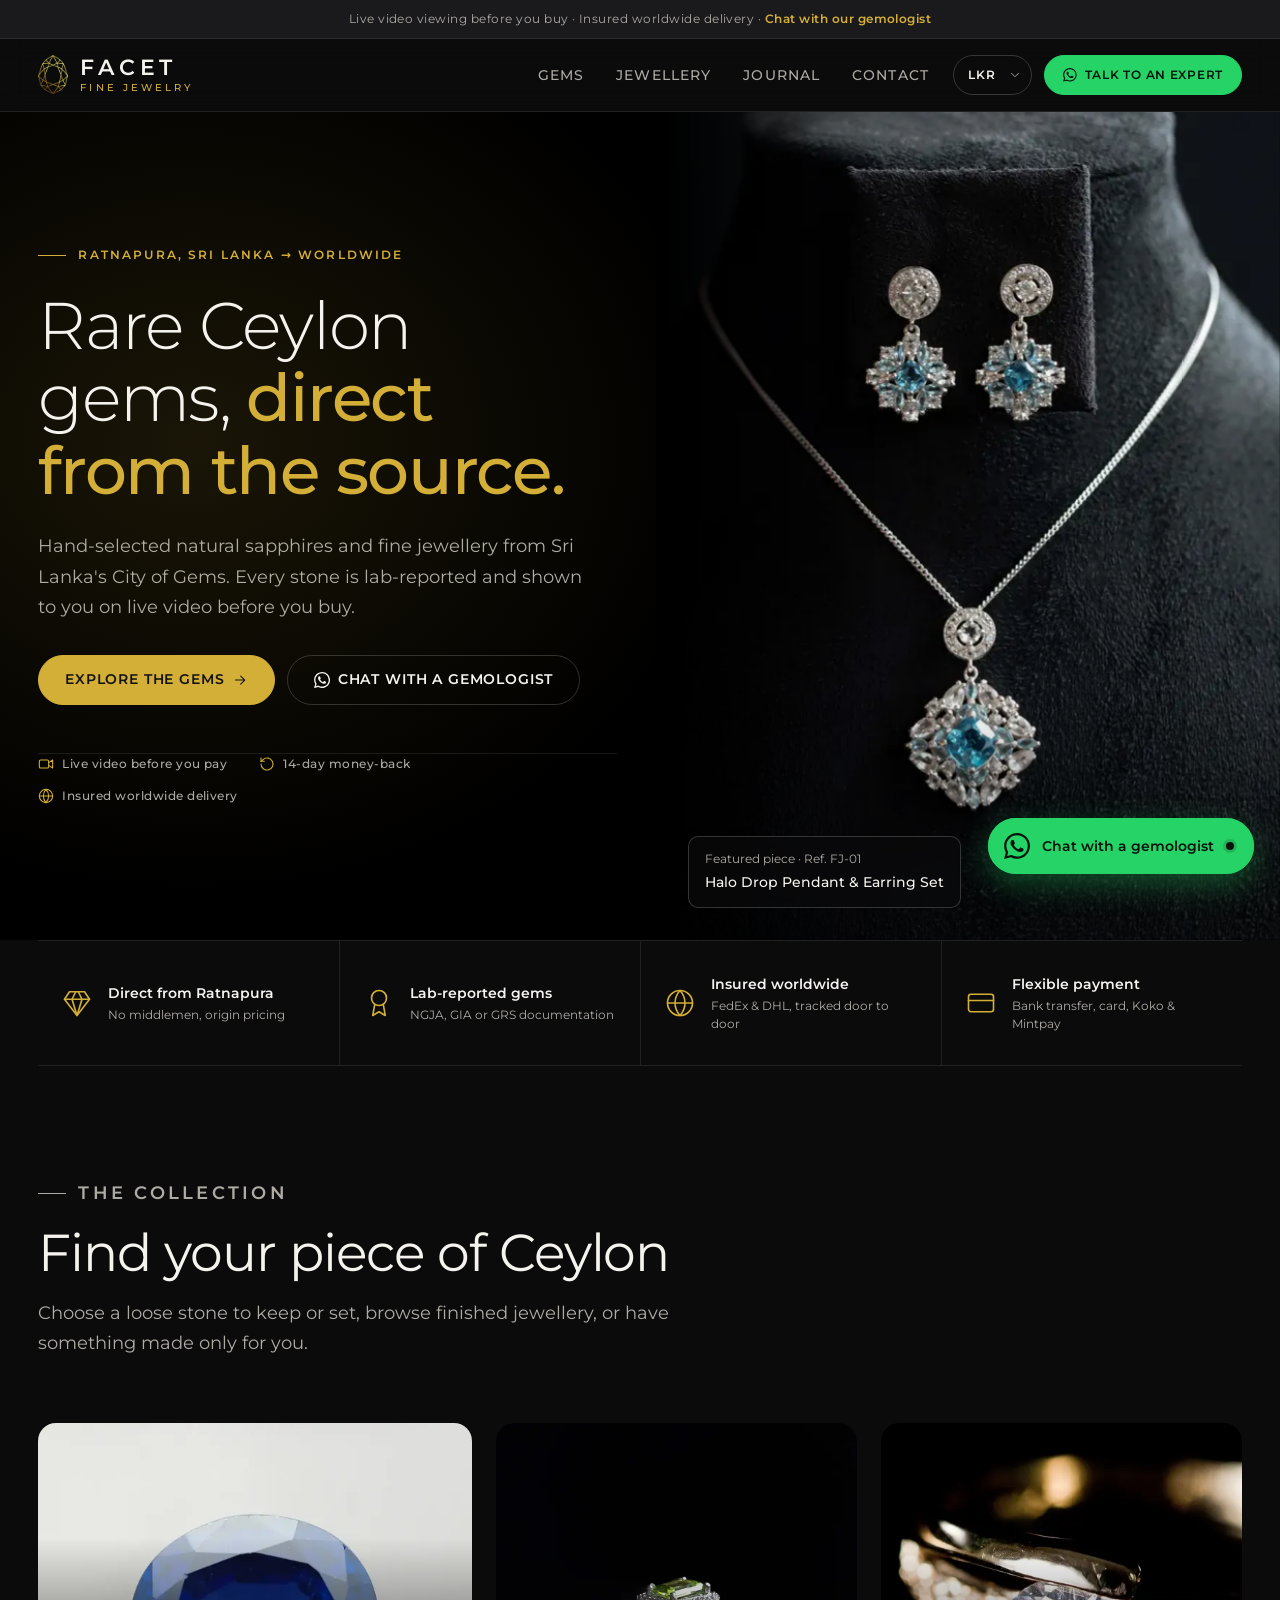
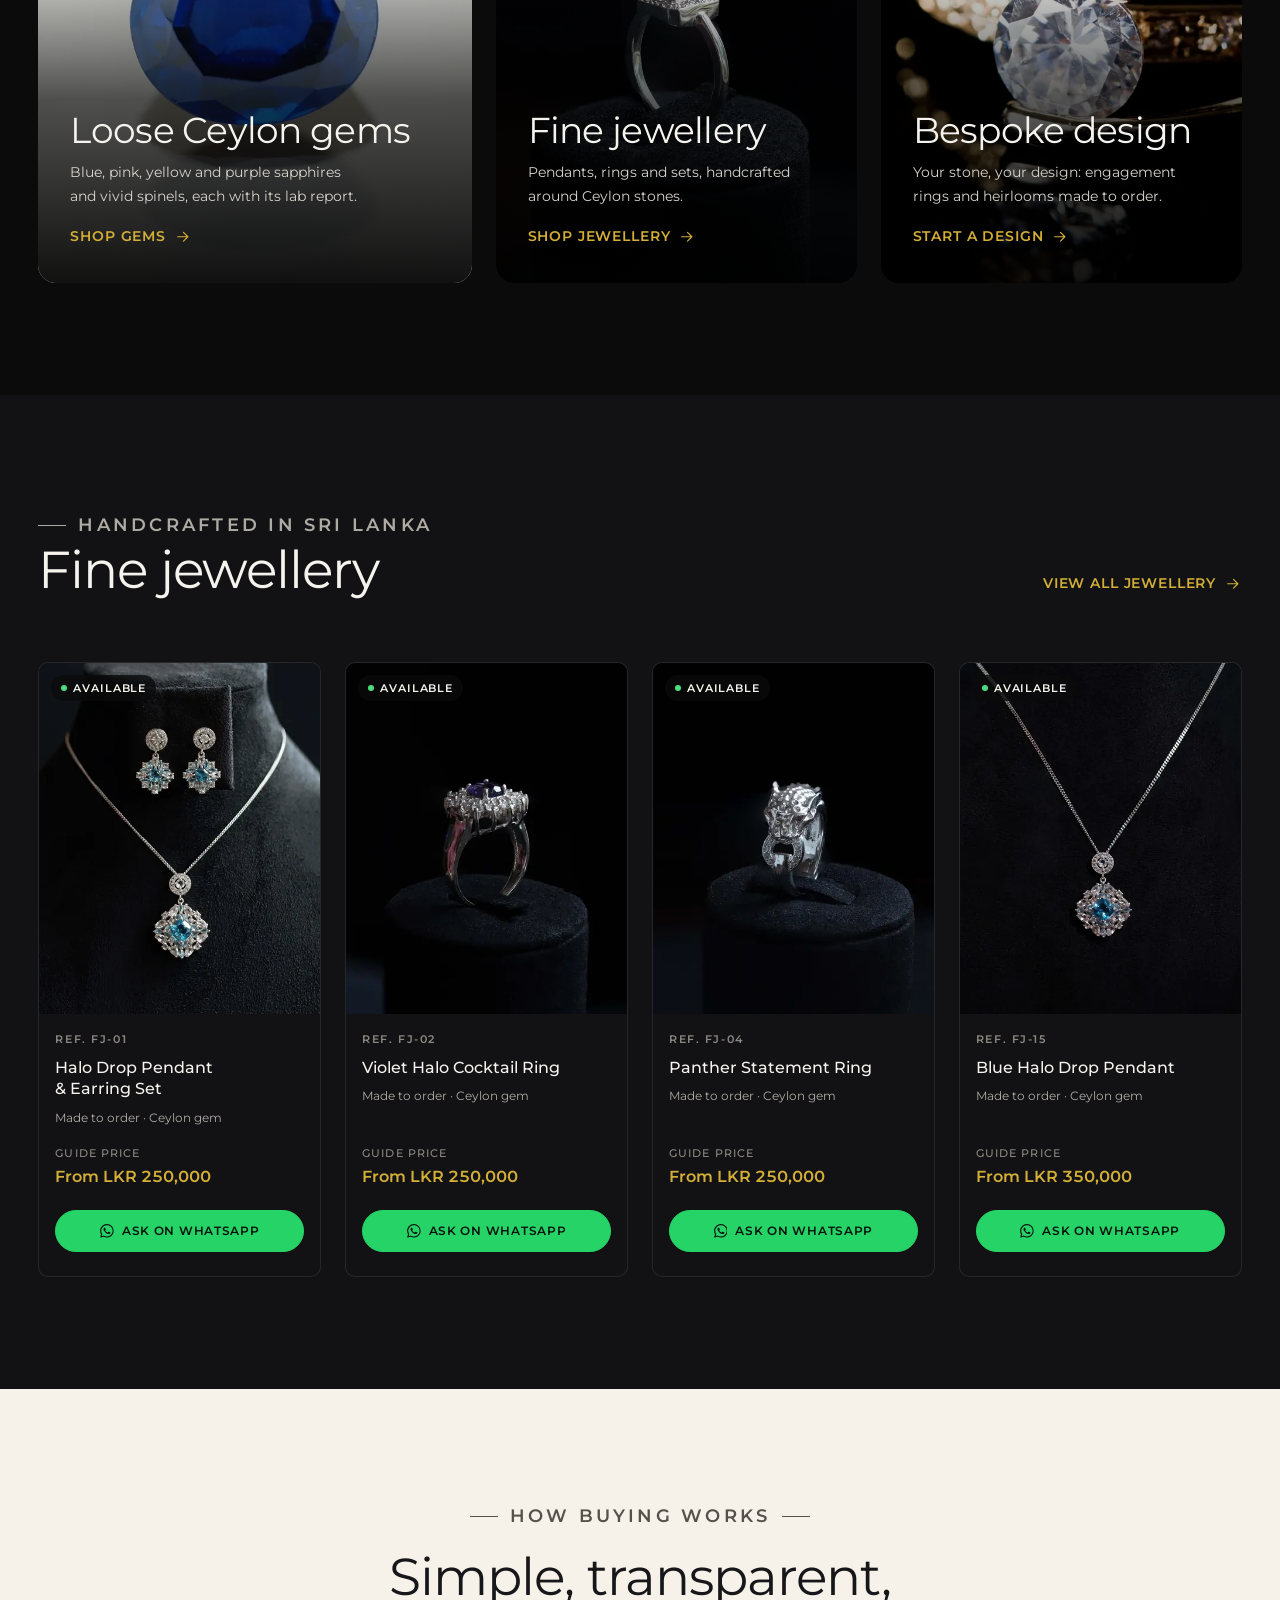
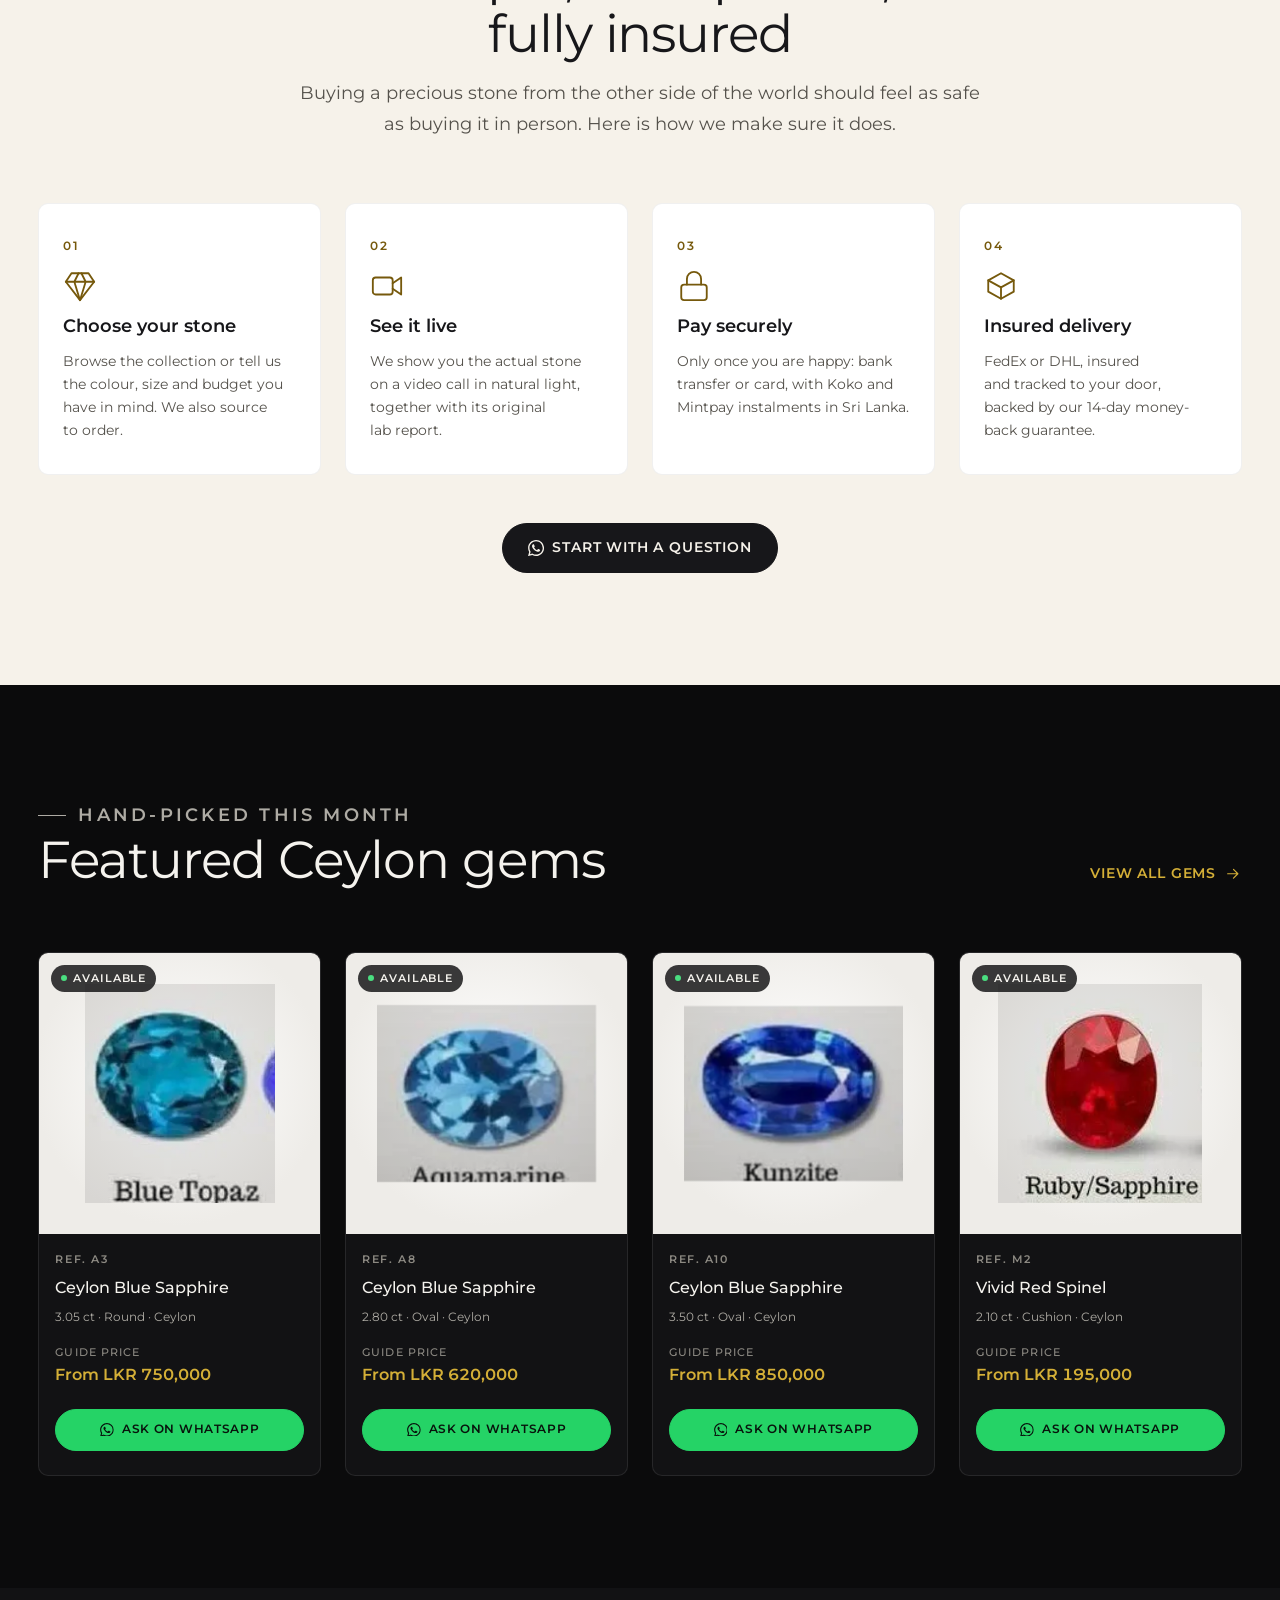
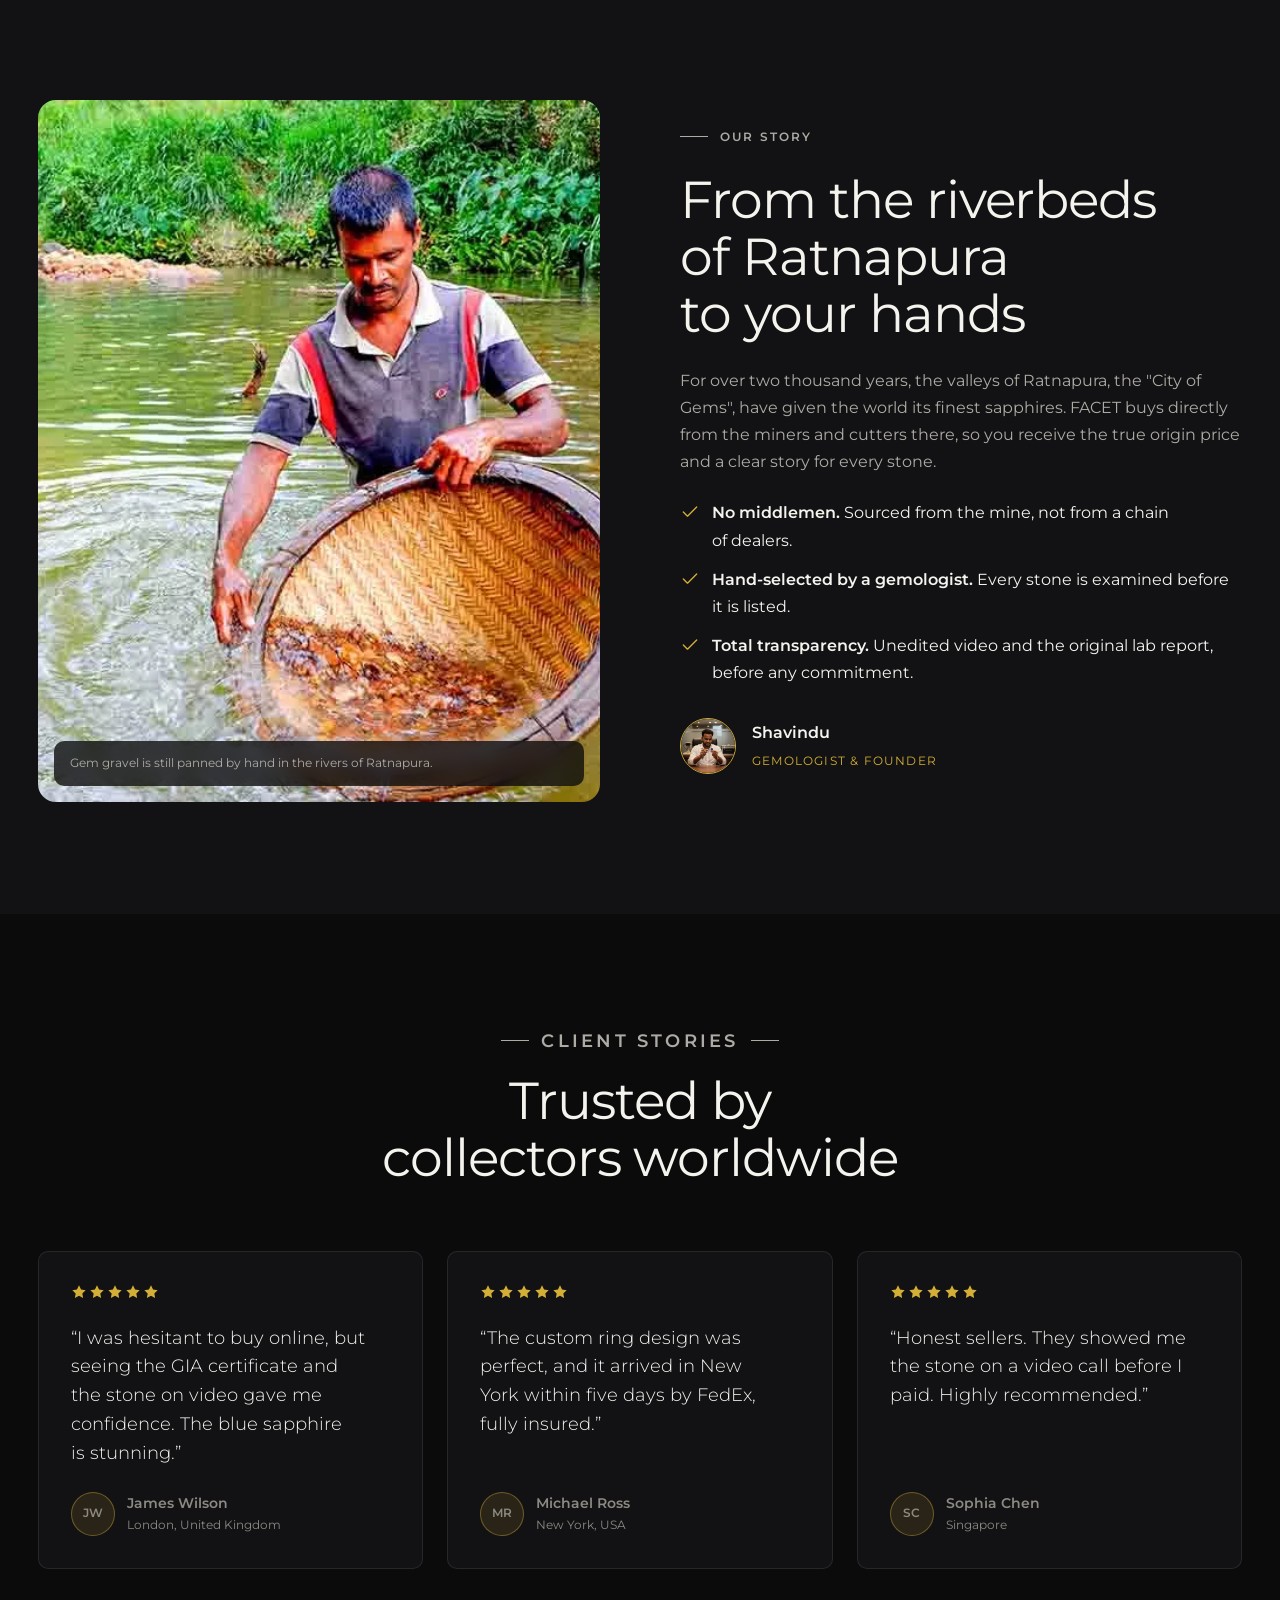
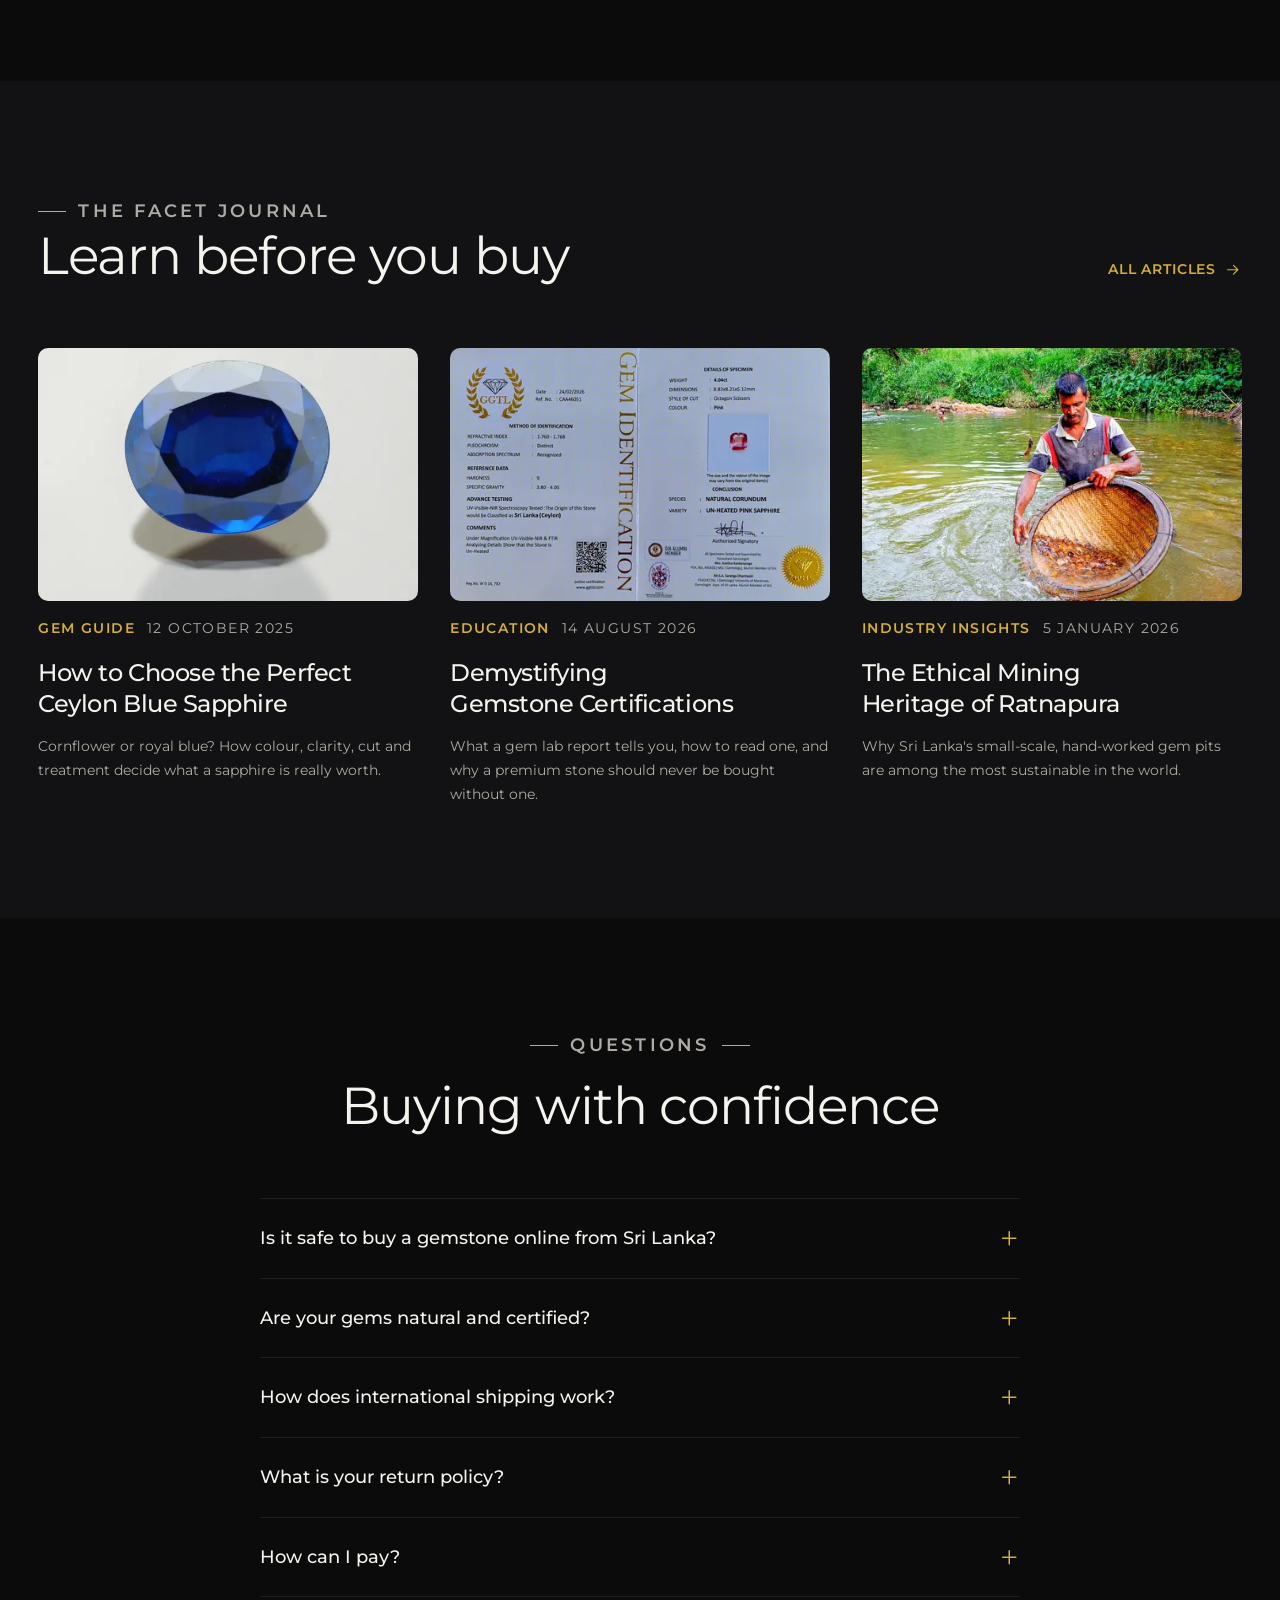
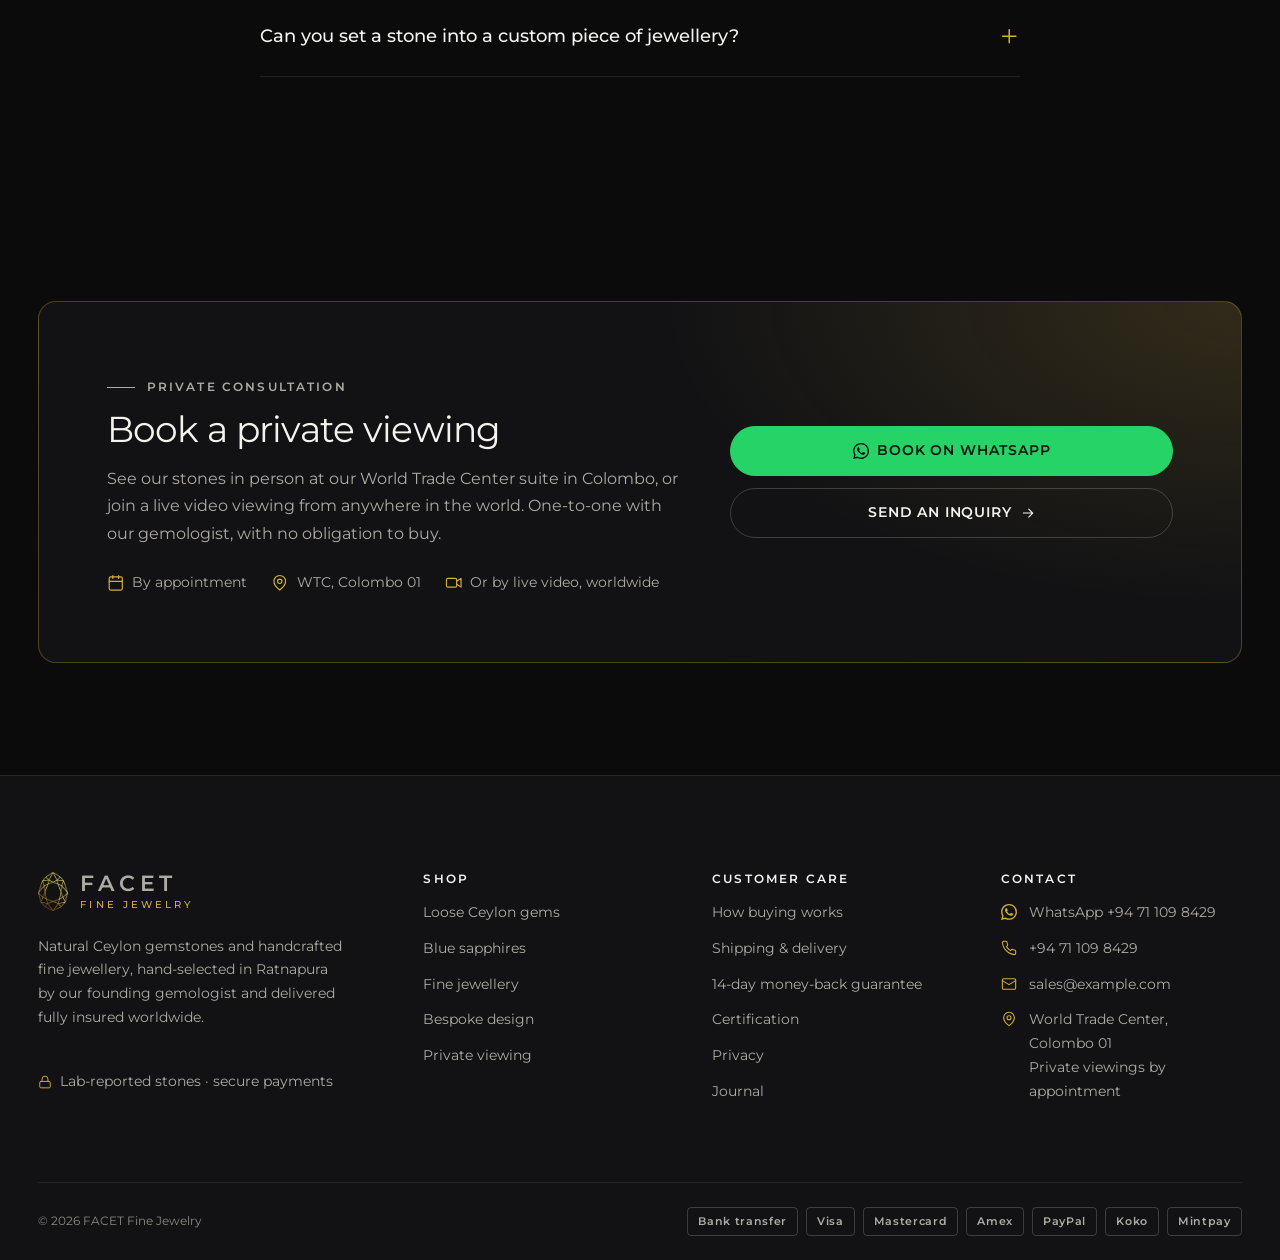
<file: index.html>
<!DOCTYPE html>
<html lang="en">
<head>
  <meta charset="utf-8">
  <meta name="viewport" content="width=device-width, initial-scale=1">
  <title>FACET | Natural Ceylon Sapphires &amp; Fine Jewellery from Sri Lanka</title>
  <meta name="description" content="Hand-selected natural Ceylon sapphires and fine jewellery from Ratnapura. Lab-reported gems, live video viewing before you buy, and fully insured worldwide delivery.">
  <link rel="canonical" href="https://facet-seven-xi.vercel.app/">
  <meta name="theme-color" content="#0b0b0c">
  <meta property="og:type" content="website">
  <meta property="og:site_name" content="FACET Fine Jewelry">
  <meta property="og:title" content="FACET | Natural Ceylon Sapphires &amp; Fine Jewellery from Sri Lanka">
  <meta property="og:description" content="Hand-selected natural Ceylon sapphires and fine jewellery from Ratnapura. Lab-reported gems, live video viewing before you buy, and fully insured worldwide delivery.">
  <meta property="og:url" content="https://facet-seven-xi.vercel.app/">
  <meta property="og:image" content="https://facet-seven-xi.vercel.app/images/opt/hero-set-1440.webp">
  <meta name="twitter:card" content="summary_large_image">
  <link rel="icon" href="images/opt/favicon-32.png" sizes="32x32" type="image/png">
  <link rel="apple-touch-icon" href="images/opt/apple-touch-icon.png">
  <link rel="manifest" href="site.webmanifest">
  <link rel="preload" href="assets/fonts/montserrat-latin-var.woff2" as="font" type="font/woff2" crossorigin>
  <link rel="preload" as="image" href="images/opt/hero-set-1080.webp" imagesrcset="images/opt/hero-set-640.webp 640w, images/opt/hero-set-1080.webp 1080w, images/opt/hero-set-1440.webp 1440w" imagesizes="(max-width: 900px) 100vw, 50vw" fetchpriority="high">
  <link rel="stylesheet" href="assets/css/tokens.css">
  <link rel="stylesheet" href="assets/css/base.css">
  <link rel="stylesheet" href="assets/css/components.css">
  <link rel="stylesheet" href="assets/css/pages.css">
  <script type="module" src="assets/js/main.js"></script>
  <script type="application/ld+json">{"@context":"https://schema.org","@type":"JewelryStore","@id":"https://facet-seven-xi.vercel.app/#store","name":"FACET Fine Jewelry","url":"https://facet-seven-xi.vercel.app/","logo":"https://facet-seven-xi.vercel.app/images/opt/icon-512.png","image":"https://facet-seven-xi.vercel.app/images/opt/hero-set-1440.webp","description":"Natural Ceylon sapphires and handcrafted fine jewellery from Ratnapura, Sri Lanka. Lab-reported gems, live video viewing and insured worldwide delivery.","telephone":"+94711098429","email":"sales@example.com","priceRange":"LKR 35,000 – LKR 1,200,000","address":{"@type":"PostalAddress","streetAddress":"World Trade Center","addressLocality":"Colombo 01","addressCountry":"LK"},"areaServed":"Worldwide","paymentAccepted":"Bank transfer, Credit card, PayPal, Koko, Mintpay"}</script>
  <script type="application/ld+json">{"@context":"https://schema.org","@type":"WebSite","name":"FACET Fine Jewelry","url":"https://facet-seven-xi.vercel.app/"}</script>
  <script type="application/ld+json">{"@context":"https://schema.org","@type":"FAQPage","mainEntity":[{"@type":"Question","name":"Is it safe to buy a gemstone online from Sri Lanka?","acceptedAnswer":{"@type":"Answer","text":"Yes, and we make it verifiable. Before you pay, we show you the actual stone on a live video call in natural light, together with its original gem lab report. Every parcel is shipped fully insured with tracking, and you are covered by our 14-day money-back guarantee."}},{"@type":"Question","name":"Are your gems natural and certified?","acceptedAnswer":{"@type":"Answer","text":"Every stone we sell is natural and comes with a gemmological report. For premium stones we provide reports from internationally recognised laboratories such as NGJA (Sri Lanka), GIA or GRS. The report for each stone is shown in its listing and on request before purchase."}},{"@type":"Question","name":"How does international shipping work?","acceptedAnswer":{"@type":"Answer","text":"We ship worldwide with FedEx or DHL, fully insured and tracked door to door, including to the USA, UK, Europe, the Middle East and Asia. Import duties and taxes in your country, if any, are payable on delivery."}},{"@type":"Question","name":"What is your return policy?","acceptedAnswer":{"@type":"Answer","text":"If a stone does not match its description, return it within 14 days of delivery in its original condition, with its report, for a full refund. See our returns policy for details."}},{"@type":"Question","name":"How can I pay?","acceptedAnswer":{"@type":"Answer","text":"International clients pay by bank transfer or card. In Sri Lanka you can also spread the cost with Koko or Mintpay instalment plans. Payment is only requested after you have seen the stone and agreed the final price."}},{"@type":"Question","name":"Can you set a stone into a custom piece of jewellery?","acceptedAnswer":{"@type":"Answer","text":"Yes. Our goldsmiths in Sri Lanka handcraft rings, pendants and earrings in gold or silver around the stone you choose. Share your idea on WhatsApp and we will send design sketches and a quote."}}]}</script>
</head>
<body>
  <a class="skip-link" href="#main">Skip to content</a>
  <p class="announce">Live video viewing before you buy &middot; Insured worldwide delivery &middot; <a href="https://wa.me/94711098429?text=Hello%20FACET%21%20I%20have%20a%20question." target="_blank" rel="noopener">Chat with our gemologist</a></p>
  <header class="site-header">
    <div class="container site-header__inner">
      <a class="brand" href="index.html" aria-label="FACET Fine Jewelry — home">
        <img src="images/opt/logo-mark.webp" alt="" width="30" height="39">
        <span class="brand__name"><strong>FACET</strong><span>Fine Jewelry</span></span>
      </a>
      <nav class="nav" id="site-nav" aria-label="Main">
        <ul class="nav__list" role="list"><li><a class="nav__link" href="all-gems.html">Gems</a></li><li><a class="nav__link" href="jewellery.html">Jewellery</a></li><li><a class="nav__link" href="blog.html">Journal</a></li><li><a class="nav__link" href="contact.html">Contact</a></li></ul>
        <div class="nav__cta-mobile">
          <a class="btn btn--wa btn--block" href="https://wa.me/94711098429?text=Hello%20FACET%21%20I%20would%20like%20some%20help%20choosing%20a%20gem." target="_blank" rel="noopener"><svg class="icon" aria-hidden="true" focusable="false"><use href="assets/icons.svg#i-whatsapp"/></svg> Chat on WhatsApp</a>
          <a class="btn btn--ghost btn--block" href="contact.html?interest=private-viewing"><svg class="icon" aria-hidden="true" focusable="false"><use href="assets/icons.svg#i-calendar"/></svg> Book a private viewing</a>
        </div>
      </nav>
      <div class="header-actions">
        <div class="currency"><label class="visually-hidden" for="currency-index">Display prices in</label><select id="currency-index" data-currency-select><option value="LKR">LKR</option><option value="USD">USD</option><option value="GBP">GBP</option><option value="EUR">EUR</option><option value="AUD">AUD</option></select><svg class="icon" aria-hidden="true" focusable="false"><use href="assets/icons.svg#i-chevron-down"/></svg></div>
        <a class="btn btn--wa btn--sm" href="https://wa.me/94711098429?text=Hello%20FACET%21%20I%20would%20like%20some%20help%20choosing%20a%20gem." target="_blank" rel="noopener"><svg class="icon" aria-hidden="true" focusable="false"><use href="assets/icons.svg#i-whatsapp"/></svg> Talk to an expert</a>
        <button class="nav-toggle" type="button" aria-expanded="false" aria-controls="site-nav" aria-label="Open menu">
          <svg class="icon icon--menu" aria-hidden="true" focusable="false"><use href="assets/icons.svg#i-menu"/></svg><svg class="icon icon--close" aria-hidden="true" focusable="false"><use href="assets/icons.svg#i-close"/></svg>
        </button>
      </div>
    </div>
  </header>

  <main id="main">
    <section class="hero" aria-labelledby="hero-title">
      <div class="hero__content">
        <p class="eyebrow">Ratnapura, Sri Lanka &rarr; worldwide</p>
        <h1 id="hero-title">Rare Ceylon gems, <em>direct from the source.</em></h1>
        <p class="hero__lead">Hand-selected natural sapphires and fine jewellery from Sri Lanka's City of Gems. Every stone is lab-reported and shown to you on live video before you buy.</p>
        <div class="hero__ctas">
          <a class="btn btn--primary" href="all-gems.html">Explore the gems <svg class="icon icon--arrow" aria-hidden="true" focusable="false"><use href="assets/icons.svg#i-arrow"/></svg></a>
          <a class="btn btn--ghost" href="https://wa.me/94711098429?text=Hello%20FACET%21%20I%20would%20like%20some%20help%20choosing%20a%20gem." target="_blank" rel="noopener"><svg class="icon" aria-hidden="true" focusable="false"><use href="assets/icons.svg#i-whatsapp"/></svg> Chat with a gemologist</a>
        </div>
        <ul class="hero__proof" role="list">
          <li><svg class="icon" aria-hidden="true" focusable="false"><use href="assets/icons.svg#i-video"/></svg> Live video before you pay</li>
          <li><svg class="icon" aria-hidden="true" focusable="false"><use href="assets/icons.svg#i-return"/></svg> 14-day money-back</li>
          <li><svg class="icon" aria-hidden="true" focusable="false"><use href="assets/icons.svg#i-globe"/></svg> Insured worldwide delivery</li>
        </ul>
      </div>
      <div class="hero__media">
        <img src="images/opt/hero-set-1080.webp" srcset="images/opt/hero-set-640.webp 640w, images/opt/hero-set-1080.webp 1080w, images/opt/hero-set-1440.webp 1440w" sizes="(max-width: 900px) 100vw, 50vw"
             alt="Halo drop pendant and matching earrings with sky-blue gemstones, displayed on a black velvet bust" width="1440" height="1800" fetchpriority="high">
        <a class="hero__tag" href="jewellery.html#FJ-01"><span>Featured piece &middot; Ref. FJ-01</span><strong>Halo Drop Pendant &amp; Earring Set</strong></a>
      </div>
    </section>

    <section aria-label="Why buy from FACET">
      <div class="container trust-bar" data-reveal-group>
        <div class="trust-bar__item" data-reveal><svg class="icon" aria-hidden="true" focusable="false"><use href="assets/icons.svg#i-gem"/></svg><div><strong>Direct from Ratnapura</strong><span>No middlemen, origin pricing</span></div></div>
        <div class="trust-bar__item" data-reveal><svg class="icon" aria-hidden="true" focusable="false"><use href="assets/icons.svg#i-award"/></svg><div><strong>Lab-reported gems</strong><span>NGJA, GIA or GRS documentation</span></div></div>
        <div class="trust-bar__item" data-reveal><svg class="icon" aria-hidden="true" focusable="false"><use href="assets/icons.svg#i-globe"/></svg><div><strong>Insured worldwide</strong><span>FedEx &amp; DHL, tracked door to door</span></div></div>
        <div class="trust-bar__item" data-reveal><svg class="icon" aria-hidden="true" focusable="false"><use href="assets/icons.svg#i-card"/></svg><div><strong>Flexible payment</strong><span>Bank transfer, card, Koko &amp; Mintpay</span></div></div>
      </div>
    </section>

    <section class="section" aria-labelledby="collections-title">
      <div class="container">
        <div class="section-head" data-reveal>
          <p class="eyebrow">The collection</p>
          <h2 id="collections-title">Find your piece of Ceylon</h2>
          <p>Choose a loose stone to keep or set, browse finished jewellery, or have something made only for you.</p>
        </div>
        <div class="cat-grid" data-reveal-group>
          <article class="cat-card" data-reveal>
            <img src="images/opt/cat-gems-960.webp" srcset="images/opt/cat-gems-640.webp 640w, images/opt/cat-gems-960.webp 960w" sizes="(max-width: 560px) 100vw, (max-width: 960px) 100vw, 40vw" alt="" width="960" height="960" loading="lazy" decoding="async">
            <div class="cat-card__body">
              <h3>Loose Ceylon gems</h3>
              <p>Blue, pink, yellow and purple sapphires and vivid spinels, each with its lab report.</p>
              <a class="link-arrow" href="all-gems.html">Shop gems <svg class="icon" aria-hidden="true" focusable="false"><use href="assets/icons.svg#i-arrow"/></svg></a>
            </div>
          </article>
          <article class="cat-card" data-reveal>
            <img src="images/opt/cat-jewellery-960.webp" srcset="images/opt/cat-jewellery-640.webp 640w, images/opt/cat-jewellery-960.webp 960w" sizes="(max-width: 560px) 100vw, 30vw" alt="" width="960" height="1200" loading="lazy" decoding="async">
            <div class="cat-card__body">
              <h3>Fine jewellery</h3>
              <p>Pendants, rings and sets, handcrafted around Ceylon stones.</p>
              <a class="link-arrow" href="jewellery.html">Shop jewellery <svg class="icon" aria-hidden="true" focusable="false"><use href="assets/icons.svg#i-arrow"/></svg></a>
            </div>
          </article>
          <article class="cat-card" data-reveal>
            <img src="images/opt/cat-bespoke-960.webp" srcset="images/opt/cat-bespoke-640.webp 640w, images/opt/cat-bespoke-960.webp 960w" sizes="(max-width: 560px) 100vw, 30vw" alt="" width="960" height="960" loading="lazy" decoding="async">
            <div class="cat-card__body">
              <h3>Bespoke design</h3>
              <p>Your stone, your design: engagement rings and heirlooms made to order.</p>
              <a class="link-arrow" href="contact.html?interest=custom-jewellery">Start a design <svg class="icon" aria-hidden="true" focusable="false"><use href="assets/icons.svg#i-arrow"/></svg></a>
            </div>
          </article>
        </div>
      </div>
    </section>

    <section class="section section--surface" aria-labelledby="new-jewellery-title">
      <div class="container" data-catalog="jewellery" data-featured data-limit="4">
        <div class="section-head section-head--split" data-reveal>
          <div>
            <p class="eyebrow">Handcrafted in Sri Lanka</p>
            <h2 id="new-jewellery-title">Fine jewellery</h2>
          </div>
          <a class="link-arrow" href="jewellery.html">View all jewellery <svg class="icon" aria-hidden="true" focusable="false"><use href="assets/icons.svg#i-arrow"/></svg></a>
        </div>
        <div class="product-grid" data-grid><noscript><p><a class="gold" href="jewellery.html">Browse the jewellery collection</a></p></noscript></div>
      </div>
    </section>

    <section class="section section--ivory" id="how-it-works" aria-labelledby="how-title">
      <div class="container">
        <div class="section-head section-head--center" data-reveal>
          <p class="eyebrow">How buying works</p>
          <h2 id="how-title">Simple, transparent, fully insured</h2>
          <p>Buying a precious stone from the other side of the world should feel as safe as buying it in person. Here is how we make sure it does.</p>
        </div>
        <ol class="steps" data-reveal-group>
          <li class="step" data-reveal><svg class="icon" aria-hidden="true" focusable="false"><use href="assets/icons.svg#i-gem"/></svg><h3>Choose your stone</h3><p>Browse the collection or tell us the colour, size and budget you have in mind. We also source to order.</p></li>
          <li class="step" data-reveal><svg class="icon" aria-hidden="true" focusable="false"><use href="assets/icons.svg#i-video"/></svg><h3>See it live</h3><p>We show you the actual stone on a video call in natural light, together with its original lab report.</p></li>
          <li class="step" data-reveal><svg class="icon" aria-hidden="true" focusable="false"><use href="assets/icons.svg#i-lock"/></svg><h3>Pay securely</h3><p>Only once you are happy: bank transfer or card, with Koko and Mintpay instalments in Sri Lanka.</p></li>
          <li class="step" data-reveal><svg class="icon" aria-hidden="true" focusable="false"><use href="assets/icons.svg#i-package"/></svg><h3>Insured delivery</h3><p>FedEx or DHL, insured and tracked to your door, backed by our 14-day money-back guarantee.</p></li>
        </ol>
        <p style="text-align:center;margin-top:var(--s-7)"><a class="btn btn--dark" href="https://wa.me/94711098429?text=Hello%20FACET%21%20I%20would%20like%20to%20start%20with%20a%20question%20about%20buying%20a%20gem." target="_blank" rel="noopener"><svg class="icon" aria-hidden="true" focusable="false"><use href="assets/icons.svg#i-whatsapp"/></svg> Start with a question</a></p>
      </div>
    </section>

    <section class="section" aria-labelledby="new-gems-title">
      <div class="container" data-catalog="gems" data-featured data-limit="4">
        <div class="section-head section-head--split" data-reveal>
          <div>
            <p class="eyebrow">Hand-picked this month</p>
            <h2 id="new-gems-title">Featured Ceylon gems</h2>
          </div>
          <a class="link-arrow" href="all-gems.html">View all gems <svg class="icon" aria-hidden="true" focusable="false"><use href="assets/icons.svg#i-arrow"/></svg></a>
        </div>
        <div class="product-grid" data-grid><noscript><p><a class="gold" href="all-gems.html">Browse the full gem collection</a></p></noscript></div>
      </div>
    </section>

    <section class="section section--surface" aria-labelledby="story-title">
      <div class="container split">
        <figure class="split__media" data-reveal>
          <img src="images/opt/source-river-900.webp" alt="A miner panning gem gravel in a river in Ratnapura" width="900" height="600" loading="lazy" decoding="async">
          <figcaption>Gem gravel is still panned by hand in the rivers of Ratnapura.</figcaption>
        </figure>
        <div class="split__body" data-reveal>
          <p class="eyebrow">Our story</p>
          <h2 id="story-title">From the riverbeds of Ratnapura to your hands</h2>
          <p>For over two thousand years, the valleys of Ratnapura, the "City of Gems", have given the world its finest sapphires. FACET buys directly from the miners and cutters there, so you receive the true origin price and a clear story for every stone.</p>
          <ul class="check-list" role="list">
            <li><svg class="icon" aria-hidden="true" focusable="false"><use href="assets/icons.svg#i-check"/></svg><span><strong>No middlemen.</strong> Sourced from the mine, not from a chain of dealers.</span></li>
            <li><svg class="icon" aria-hidden="true" focusable="false"><use href="assets/icons.svg#i-check"/></svg><span><strong>Hand-selected by a gemologist.</strong> Every stone is examined before it is listed.</span></li>
            <li><svg class="icon" aria-hidden="true" focusable="false"><use href="assets/icons.svg#i-check"/></svg><span><strong>Total transparency.</strong> Unedited video and the original lab report, before any commitment.</span></li>
          </ul>
          <div class="signature">
            <img src="images/opt/founder-400.webp" alt="Shavindu, gemologist and founder of FACET" width="400" height="600" loading="lazy">
            <div><strong>Shavindu</strong><span>Gemologist &amp; founder</span></div>
          </div>
        </div>
      </div>
    </section>

    <section class="section" aria-labelledby="reviews-title">
      <div class="container">
        <div class="section-head section-head--center" data-reveal>
          <p class="eyebrow">Client stories</p>
          <h2 id="reviews-title">Trusted by collectors worldwide</h2>
        </div>
        <div class="testimonials" data-reveal-group>
          <figure class="quote-card" data-reveal>
            <div class="stars" role="img" aria-label="Rated 5 out of 5"><svg class="icon" aria-hidden="true" focusable="false"><use href="assets/icons.svg#i-star"/></svg><svg class="icon" aria-hidden="true" focusable="false"><use href="assets/icons.svg#i-star"/></svg><svg class="icon" aria-hidden="true" focusable="false"><use href="assets/icons.svg#i-star"/></svg><svg class="icon" aria-hidden="true" focusable="false"><use href="assets/icons.svg#i-star"/></svg><svg class="icon" aria-hidden="true" focusable="false"><use href="assets/icons.svg#i-star"/></svg></div>
            <blockquote><p>&ldquo;I was hesitant to buy online, but seeing the GIA certificate and the stone on video gave me confidence. The blue sapphire is stunning.&rdquo;</p></blockquote>
            <figcaption><span class="avatar" aria-hidden="true">JW</span><span><strong>James Wilson</strong><span>London, United Kingdom</span></span></figcaption>
          </figure>
          <figure class="quote-card" data-reveal>
            <div class="stars" role="img" aria-label="Rated 5 out of 5"><svg class="icon" aria-hidden="true" focusable="false"><use href="assets/icons.svg#i-star"/></svg><svg class="icon" aria-hidden="true" focusable="false"><use href="assets/icons.svg#i-star"/></svg><svg class="icon" aria-hidden="true" focusable="false"><use href="assets/icons.svg#i-star"/></svg><svg class="icon" aria-hidden="true" focusable="false"><use href="assets/icons.svg#i-star"/></svg><svg class="icon" aria-hidden="true" focusable="false"><use href="assets/icons.svg#i-star"/></svg></div>
            <blockquote><p>&ldquo;The custom ring design was perfect, and it arrived in New York within five days by FedEx, fully insured.&rdquo;</p></blockquote>
            <figcaption><span class="avatar" aria-hidden="true">MR</span><span><strong>Michael Ross</strong><span>New York, USA</span></span></figcaption>
          </figure>
          <figure class="quote-card" data-reveal>
            <div class="stars" role="img" aria-label="Rated 5 out of 5"><svg class="icon" aria-hidden="true" focusable="false"><use href="assets/icons.svg#i-star"/></svg><svg class="icon" aria-hidden="true" focusable="false"><use href="assets/icons.svg#i-star"/></svg><svg class="icon" aria-hidden="true" focusable="false"><use href="assets/icons.svg#i-star"/></svg><svg class="icon" aria-hidden="true" focusable="false"><use href="assets/icons.svg#i-star"/></svg><svg class="icon" aria-hidden="true" focusable="false"><use href="assets/icons.svg#i-star"/></svg></div>
            <blockquote><p>&ldquo;Honest sellers. They showed me the stone on a video call before I paid. Highly recommended.&rdquo;</p></blockquote>
            <figcaption><span class="avatar" aria-hidden="true">SC</span><span><strong>Sophia Chen</strong><span>Singapore</span></span></figcaption>
          </figure>
        </div>
      </div>
    </section>

    <section class="section section--surface" aria-labelledby="journal-title">
      <div class="container">
        <div class="section-head section-head--split" data-reveal>
          <div>
            <p class="eyebrow">The FACET journal</p>
            <h2 id="journal-title">Learn before you buy</h2>
          </div>
          <a class="link-arrow" href="blog.html">All articles <svg class="icon" aria-hidden="true" focusable="false"><use href="assets/icons.svg#i-arrow"/></svg></a>
        </div>
        <div class="post-grid" data-reveal-group>
          <article class="post-card" data-reveal>
            <div class="post-card__media"><img src="images/opt/cat-gems-640.webp" srcset="images/opt/cat-gems-640.webp 640w, images/opt/cat-gems-960.webp 960w" sizes="(max-width: 700px) 100vw, 400px" alt="A vivid blue oval Ceylon sapphire" width="960" height="960" loading="lazy" decoding="async"></div>
            <p class="post-card__meta"><span>Gem guide</span><time datetime="2025-10-12">12 October 2025</time></p>
            <h3><a href="article-sapphire-guide.html">How to Choose the Perfect Ceylon Blue Sapphire</a></h3>
            <p>Cornflower or royal blue? How colour, clarity, cut and treatment decide what a sapphire is really worth.</p>
          </article>
          <article class="post-card" data-reveal>
            <div class="post-card__media"><img src="images/opt/certificate-480.webp" srcset="images/opt/certificate-480.webp 480w, images/opt/certificate-960.webp 960w" sizes="(max-width: 700px) 100vw, 400px" alt="A gemmological identification report" width="960" height="646" loading="lazy" decoding="async"></div>
            <p class="post-card__meta"><span>Education</span><time datetime="2026-08-14">14 August 2026</time></p>
            <h3><a href="article-certifications.html">Demystifying Gemstone Certifications</a></h3>
            <p>What a gem lab report tells you, how to read one, and why a premium stone should never be bought without one.</p>
          </article>
          <article class="post-card" data-reveal>
            <div class="post-card__media"><img src="images/opt/source-river-900.webp" srcset="images/opt/source-river-900.webp 900w" sizes="(max-width: 700px) 100vw, 400px" alt="A gem miner panning river gravel in Ratnapura" width="900" height="600" loading="lazy" decoding="async"></div>
            <p class="post-card__meta"><span>Industry insights</span><time datetime="2026-01-05">5 January 2026</time></p>
            <h3><a href="article-ethical-mining.html">The Ethical Mining Heritage of Ratnapura</a></h3>
            <p>Why Sri Lanka&#x27;s small-scale, hand-worked gem pits are among the most sustainable in the world.</p>
          </article>
        </div>
      </div>
    </section>

    <section class="section" id="faq" aria-labelledby="faq-title">
      <div class="container container--narrow">
        <div class="section-head section-head--center" data-reveal>
          <p class="eyebrow">Questions</p>
          <h2 id="faq-title">Buying with confidence</h2>
        </div>
        <div class="faq">
          <details>
            <summary>Is it safe to buy a gemstone online from Sri Lanka?<svg class="icon" aria-hidden="true" focusable="false"><use href="assets/icons.svg#i-plus"/></svg></summary>
            <div><p>Yes, and we make it verifiable. Before you pay, we show you the actual stone on a live video call in natural light, together with its original gem lab report. Every parcel is shipped fully insured with tracking, and you are covered by our 14-day money-back guarantee.</p></div>
          </details>
          <details>
            <summary>Are your gems natural and certified?<svg class="icon" aria-hidden="true" focusable="false"><use href="assets/icons.svg#i-plus"/></svg></summary>
            <div><p>Every stone we sell is natural and comes with a gemmological report. For premium stones we provide reports from internationally recognised laboratories such as NGJA (Sri Lanka), GIA or GRS. The report for each stone is shown in its listing and on request before purchase.</p></div>
          </details>
          <details>
            <summary>How does international shipping work?<svg class="icon" aria-hidden="true" focusable="false"><use href="assets/icons.svg#i-plus"/></svg></summary>
            <div><p>We ship worldwide with FedEx or DHL, fully insured and tracked door to door, including to the USA, UK, Europe, the Middle East and Asia. Import duties and taxes in your country, if any, are payable on delivery.</p></div>
          </details>
          <details>
            <summary>What is your return policy?<svg class="icon" aria-hidden="true" focusable="false"><use href="assets/icons.svg#i-plus"/></svg></summary>
            <div><p>If a stone does not match its description, return it within 14 days of delivery in its original condition, with its report, for a full refund. See our <a class="gold" href="policies.html#returns">returns policy</a> for details.</p></div>
          </details>
          <details>
            <summary>How can I pay?<svg class="icon" aria-hidden="true" focusable="false"><use href="assets/icons.svg#i-plus"/></svg></summary>
            <div><p>International clients pay by bank transfer or card. In Sri Lanka you can also spread the cost with Koko or Mintpay instalment plans. Payment is only requested after you have seen the stone and agreed the final price.</p></div>
          </details>
          <details>
            <summary>Can you set a stone into a custom piece of jewellery?<svg class="icon" aria-hidden="true" focusable="false"><use href="assets/icons.svg#i-plus"/></svg></summary>
            <div><p>Yes. Our goldsmiths in Sri Lanka handcraft rings, pendants and earrings in gold or silver around the stone you choose. Share your idea on WhatsApp and we will send design sketches and a quote.</p></div>
          </details>
        </div>
      </div>
    </section>

    <section class="section">
      <div class="container">
        <div class="cta-band" data-reveal>
          <div>
            <p class="eyebrow">Private consultation</p>
            <h2>Book a private viewing</h2>
            <p>See our stones in person at our World Trade Center suite in Colombo, or join a live video viewing from anywhere in the world. One-to-one with our gemologist, with no obligation to buy.</p>
            <div class="cta-band__meta">
              <span><svg class="icon" aria-hidden="true" focusable="false"><use href="assets/icons.svg#i-calendar"/></svg> By appointment</span>
              <span><svg class="icon" aria-hidden="true" focusable="false"><use href="assets/icons.svg#i-pin"/></svg> WTC, Colombo 01</span>
              <span><svg class="icon" aria-hidden="true" focusable="false"><use href="assets/icons.svg#i-video"/></svg> Or by live video, worldwide</span>
            </div>
          </div>
          <div class="cta-band__actions">
            <a class="btn btn--wa btn--block" href="https://wa.me/94711098429?text=Hello%20FACET%21%20I%20would%20like%20to%20book%20a%20private%20viewing." target="_blank" rel="noopener"><svg class="icon" aria-hidden="true" focusable="false"><use href="assets/icons.svg#i-whatsapp"/></svg> Book on WhatsApp</a>
            <a class="btn btn--ghost btn--block" href="contact.html?interest=private-viewing">Send an inquiry <svg class="icon icon--arrow" aria-hidden="true" focusable="false"><use href="assets/icons.svg#i-arrow"/></svg></a>
          </div>
        </div>
      </div>
    </section>
  </main>

  <footer class="site-footer">
    <div class="container">
      <div class="footer-grid">
        <div class="footer-about">
          <a class="brand" href="index.html" aria-label="FACET Fine Jewelry — home">
            <img src="images/opt/logo-mark.webp" alt="" width="30" height="39" loading="lazy">
            <span class="brand__name"><strong>FACET</strong><span>Fine Jewelry</span></span>
          </a>
          <p>Natural Ceylon gemstones and handcrafted fine jewellery, hand-selected in Ratnapura by our founding gemologist and delivered fully insured worldwide.</p>
          <p class="secure-note"><svg class="icon" aria-hidden="true" focusable="false"><use href="assets/icons.svg#i-lock"/></svg> Lab-reported stones &middot; secure payments</p>
        </div>
        <div>
          <h2>Shop</h2>
          <ul role="list">
            <li><a href="all-gems.html">Loose Ceylon gems</a></li>
            <li><a href="all-gems.html?type=blue">Blue sapphires</a></li>
            <li><a href="jewellery.html">Fine jewellery</a></li>
            <li><a href="contact.html?interest=custom-jewellery">Bespoke design</a></li>
            <li><a href="contact.html?interest=private-viewing">Private viewing</a></li>
          </ul>
        </div>
        <div>
          <h2>Customer care</h2>
          <ul role="list">
            <li><a href="index.html#how-it-works">How buying works</a></li>
            <li><a href="policies.html#shipping">Shipping &amp; delivery</a></li>
            <li><a href="policies.html#returns">14-day money-back guarantee</a></li>
            <li><a href="policies.html#certification">Certification</a></li>
            <li><a href="policies.html#privacy">Privacy</a></li>
            <li><a href="blog.html">Journal</a></li>
          </ul>
        </div>
        <div>
          <h2>Contact</h2>
          <ul role="list" class="footer-contact">
            <li><svg class="icon" aria-hidden="true" focusable="false"><use href="assets/icons.svg#i-whatsapp"/></svg><a href="https://wa.me/94711098429?text=Hello%20FACET%21" target="_blank" rel="noopener">WhatsApp +94 71 109 8429</a></li>
            <li><svg class="icon" aria-hidden="true" focusable="false"><use href="assets/icons.svg#i-phone"/></svg><a href="tel:+94711098429">+94 71 109 8429</a></li>
            <li><svg class="icon" aria-hidden="true" focusable="false"><use href="assets/icons.svg#i-mail"/></svg><a href="mailto:sales@example.com">sales@example.com</a></li>
            <li><svg class="icon" aria-hidden="true" focusable="false"><use href="assets/icons.svg#i-pin"/></svg><span>World Trade Center, Colombo 01<br>Private viewings by appointment</span></li>
          </ul>
        </div>
      </div>
      <div class="footer-bottom">
        <p>&copy; <span data-year>2026</span> FACET Fine Jewelry</p>
        <ul class="payments" role="list" aria-label="Accepted payment methods">
          <li>Bank transfer</li><li>Visa</li><li>Mastercard</li><li>Amex</li><li>PayPal</li><li>Koko</li><li>Mintpay</li>
        </ul>
      </div>
    </div>
  </footer>

  <a class="wa-fab" href="https://wa.me/94711098429?text=Hello%20FACET%21%20I%20have%20a%20question." target="_blank" rel="noopener" aria-label="Chat with our gemologist on WhatsApp">
    <svg class="icon" aria-hidden="true" focusable="false"><use href="assets/icons.svg#i-whatsapp"/></svg><span class="wa-fab__label">Chat with a gemologist</span><span class="wa-fab__online" aria-hidden="true"></span>
  </a>
</body>
</html>
</file>
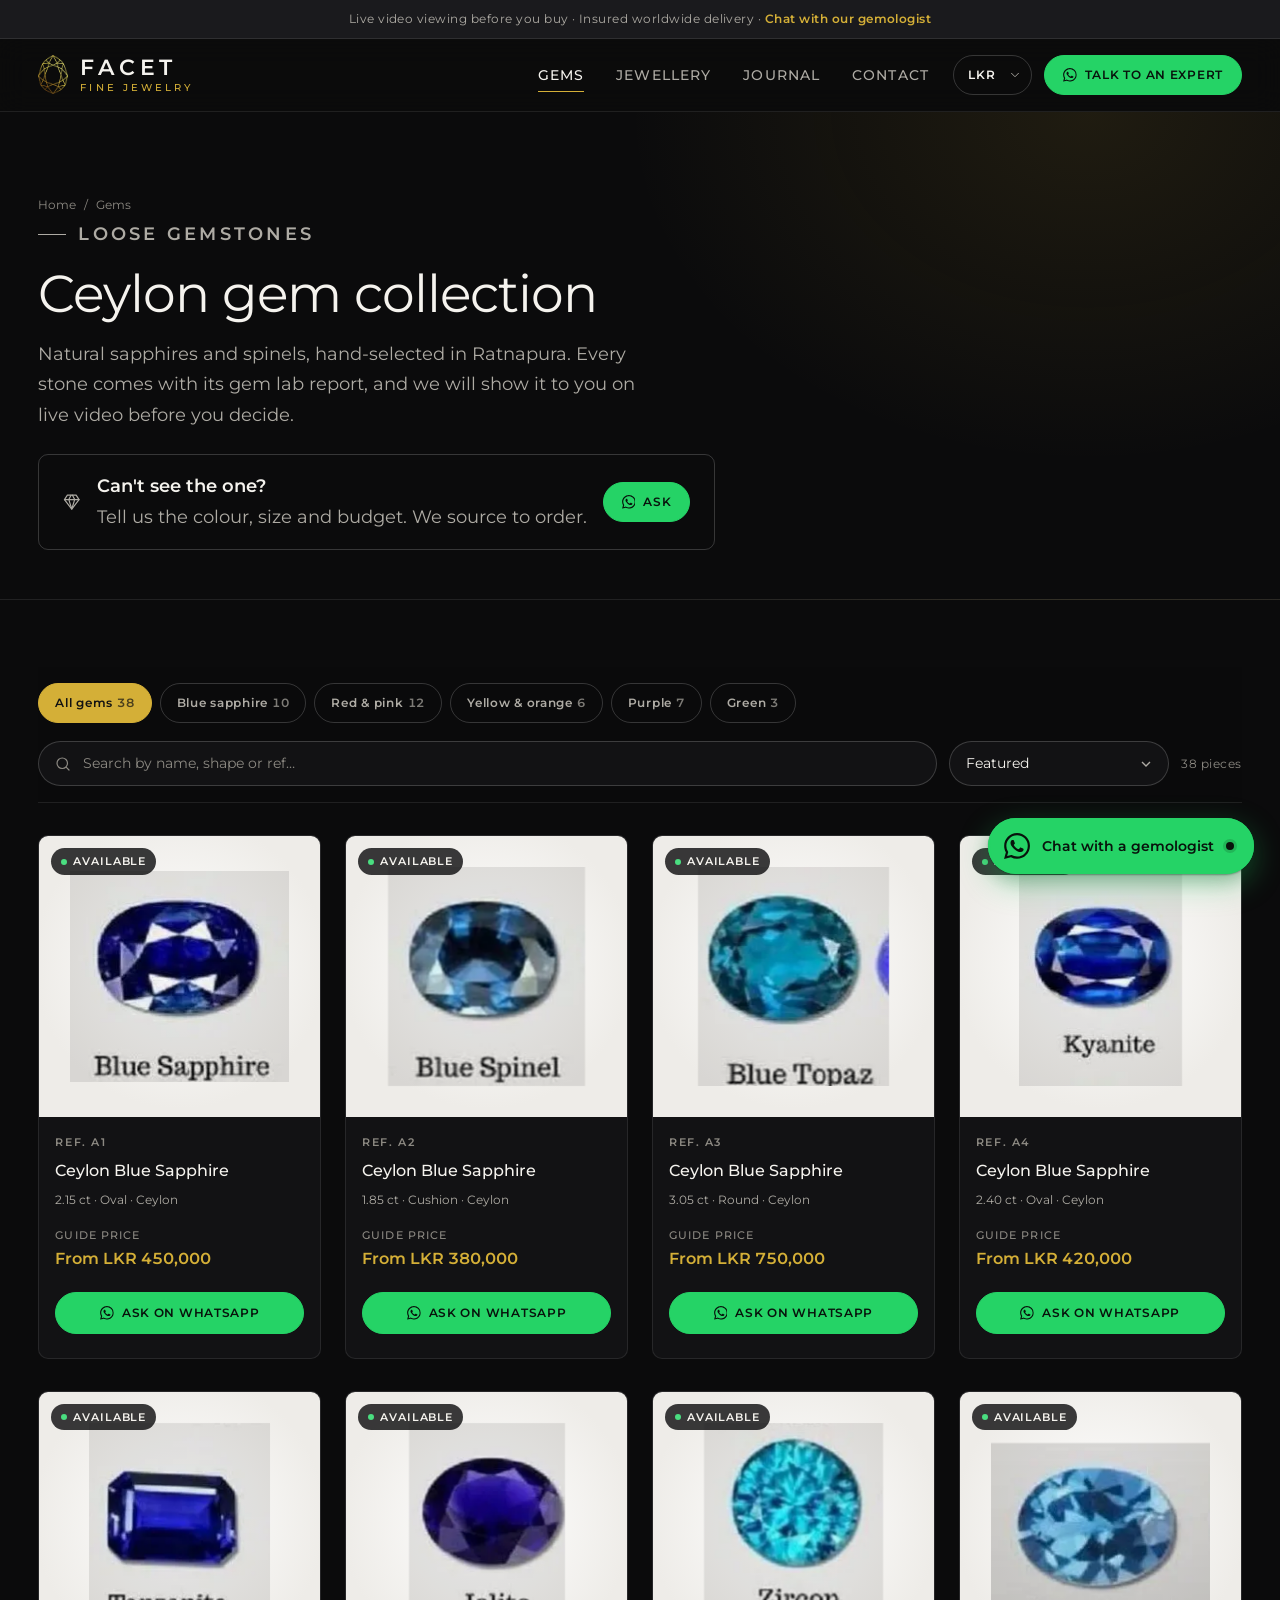
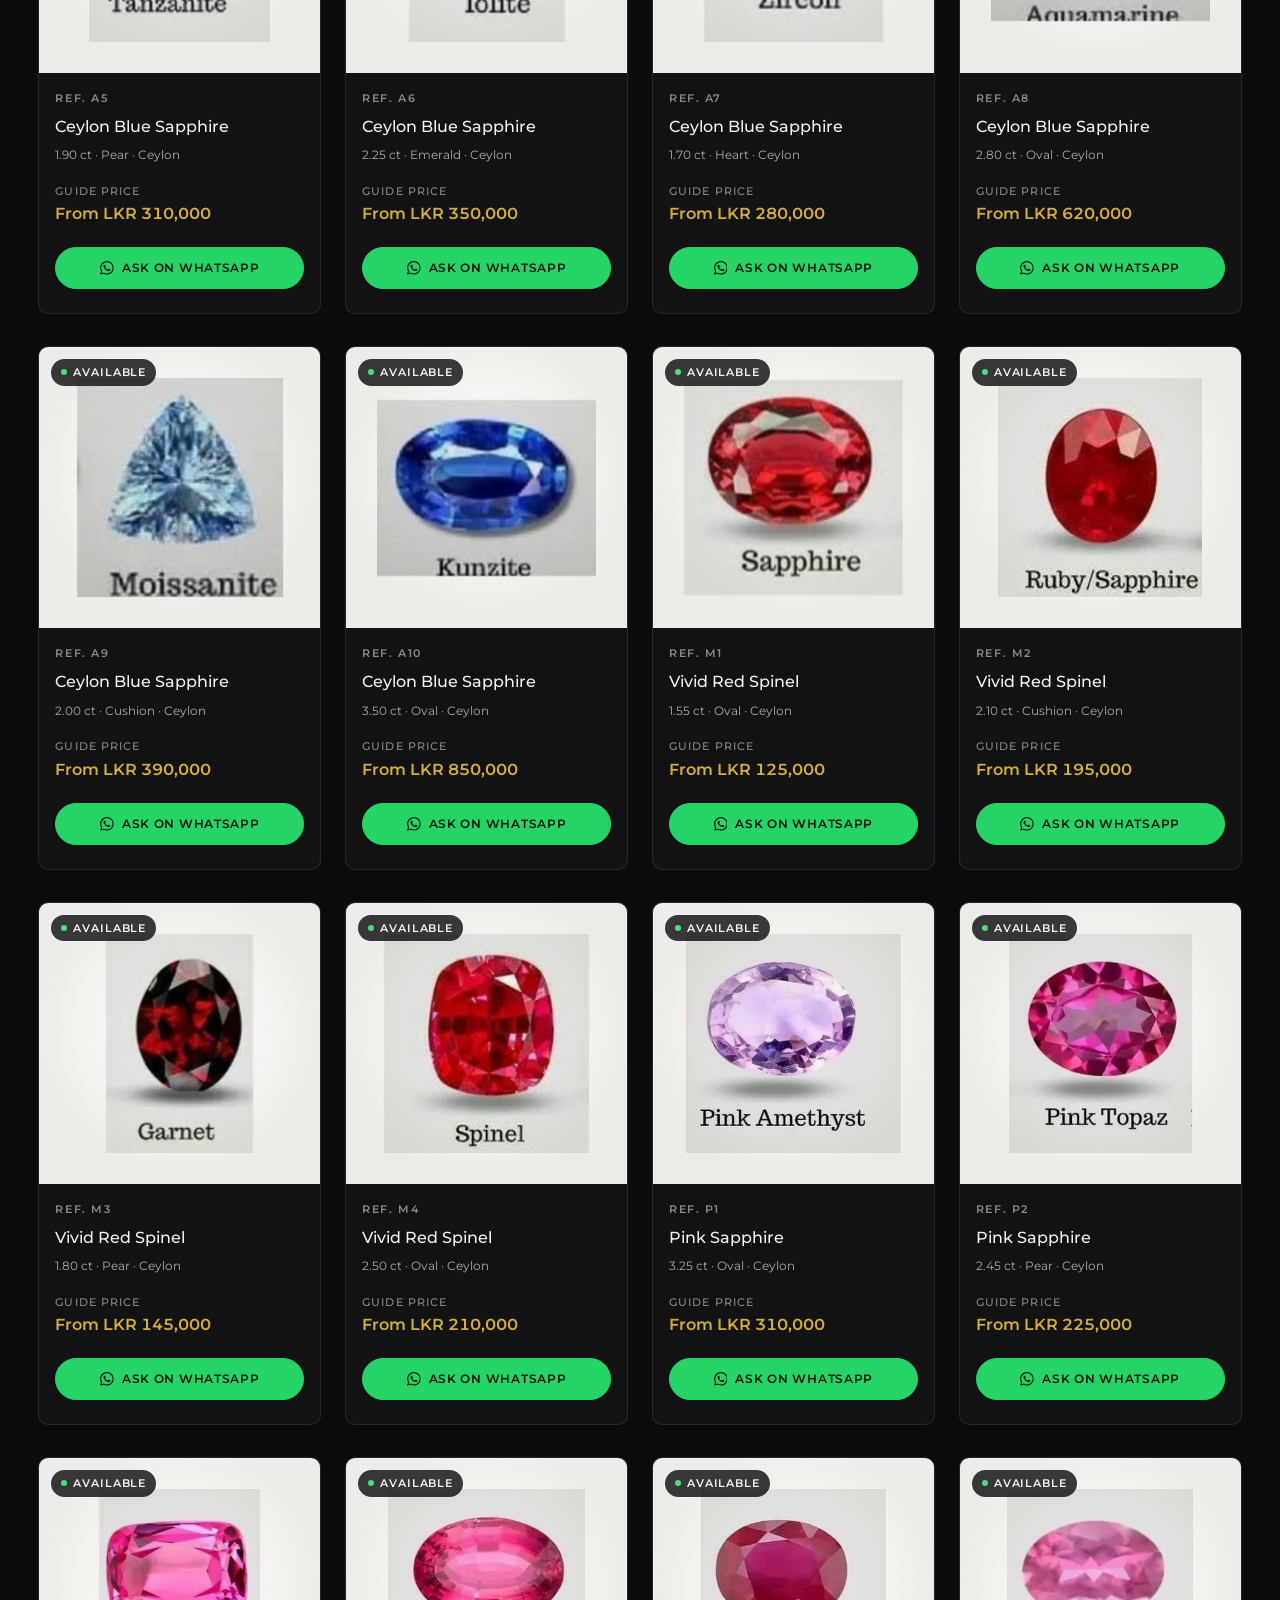
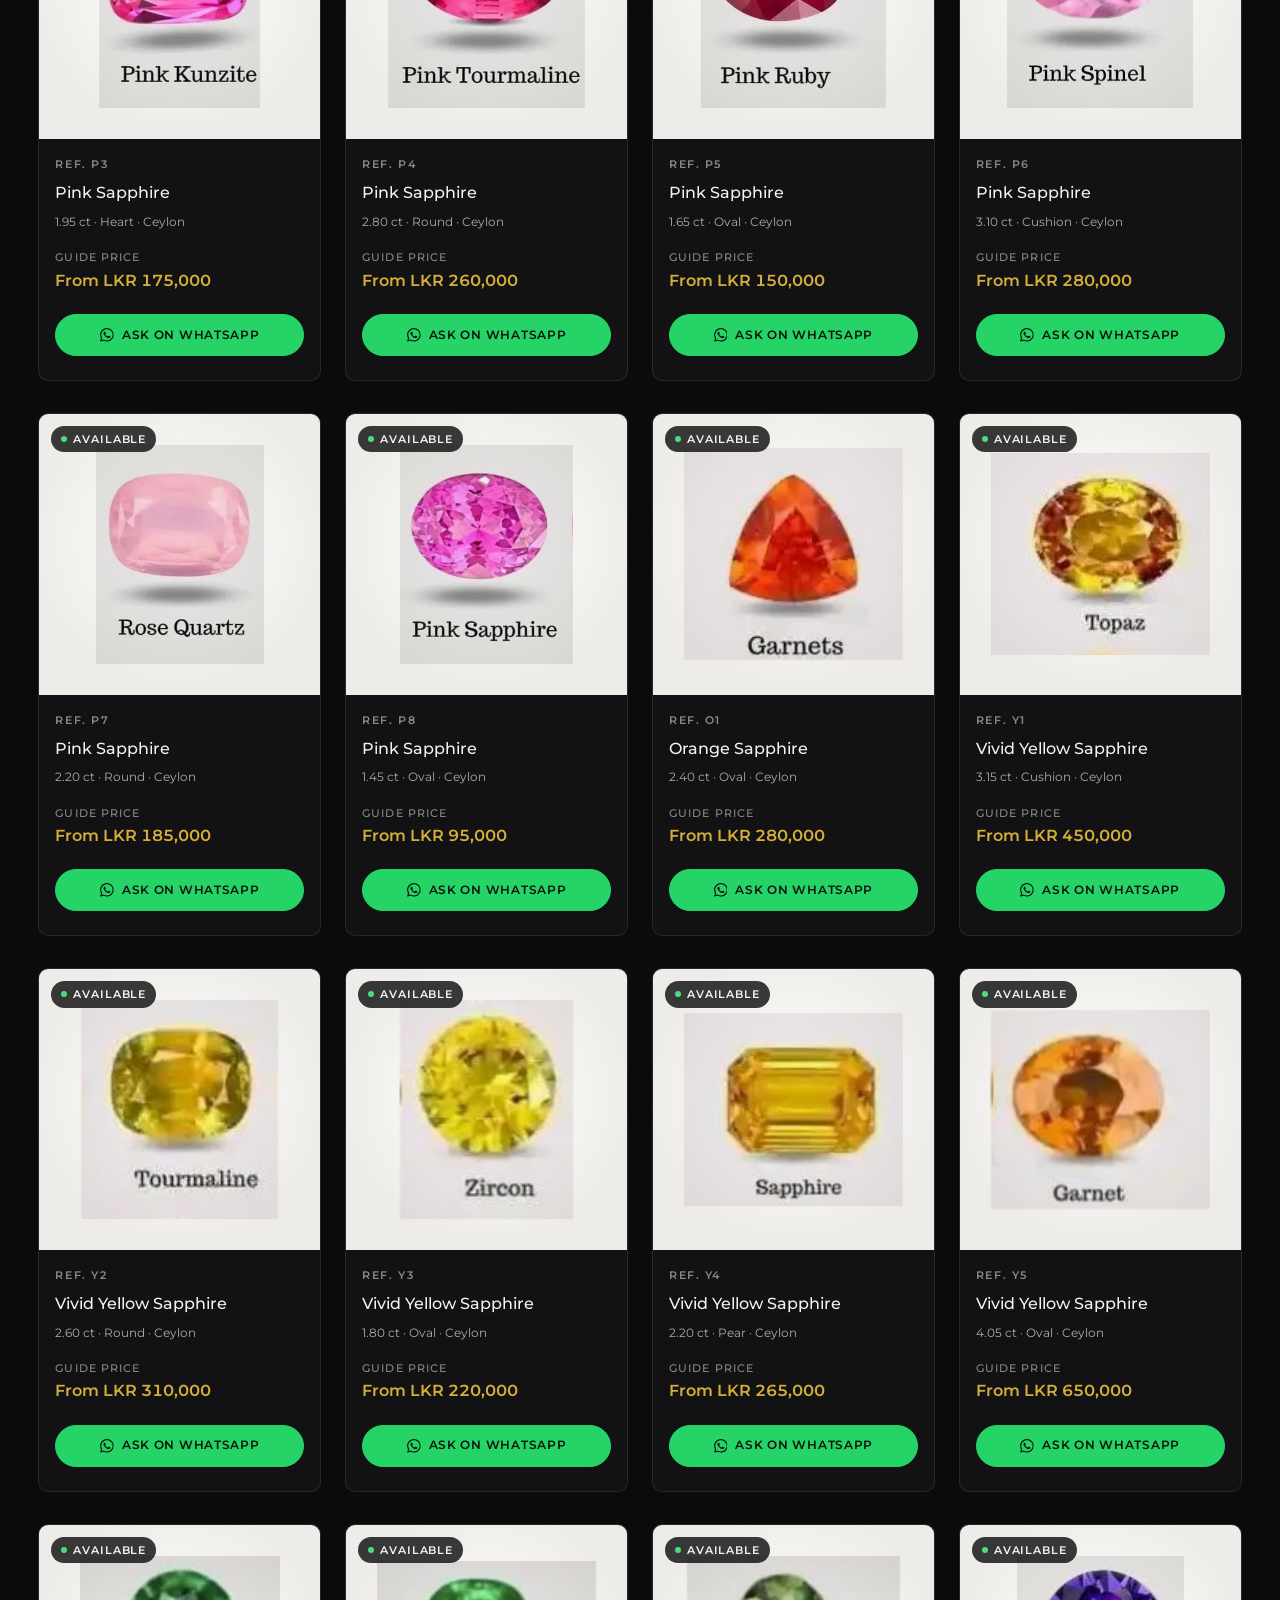
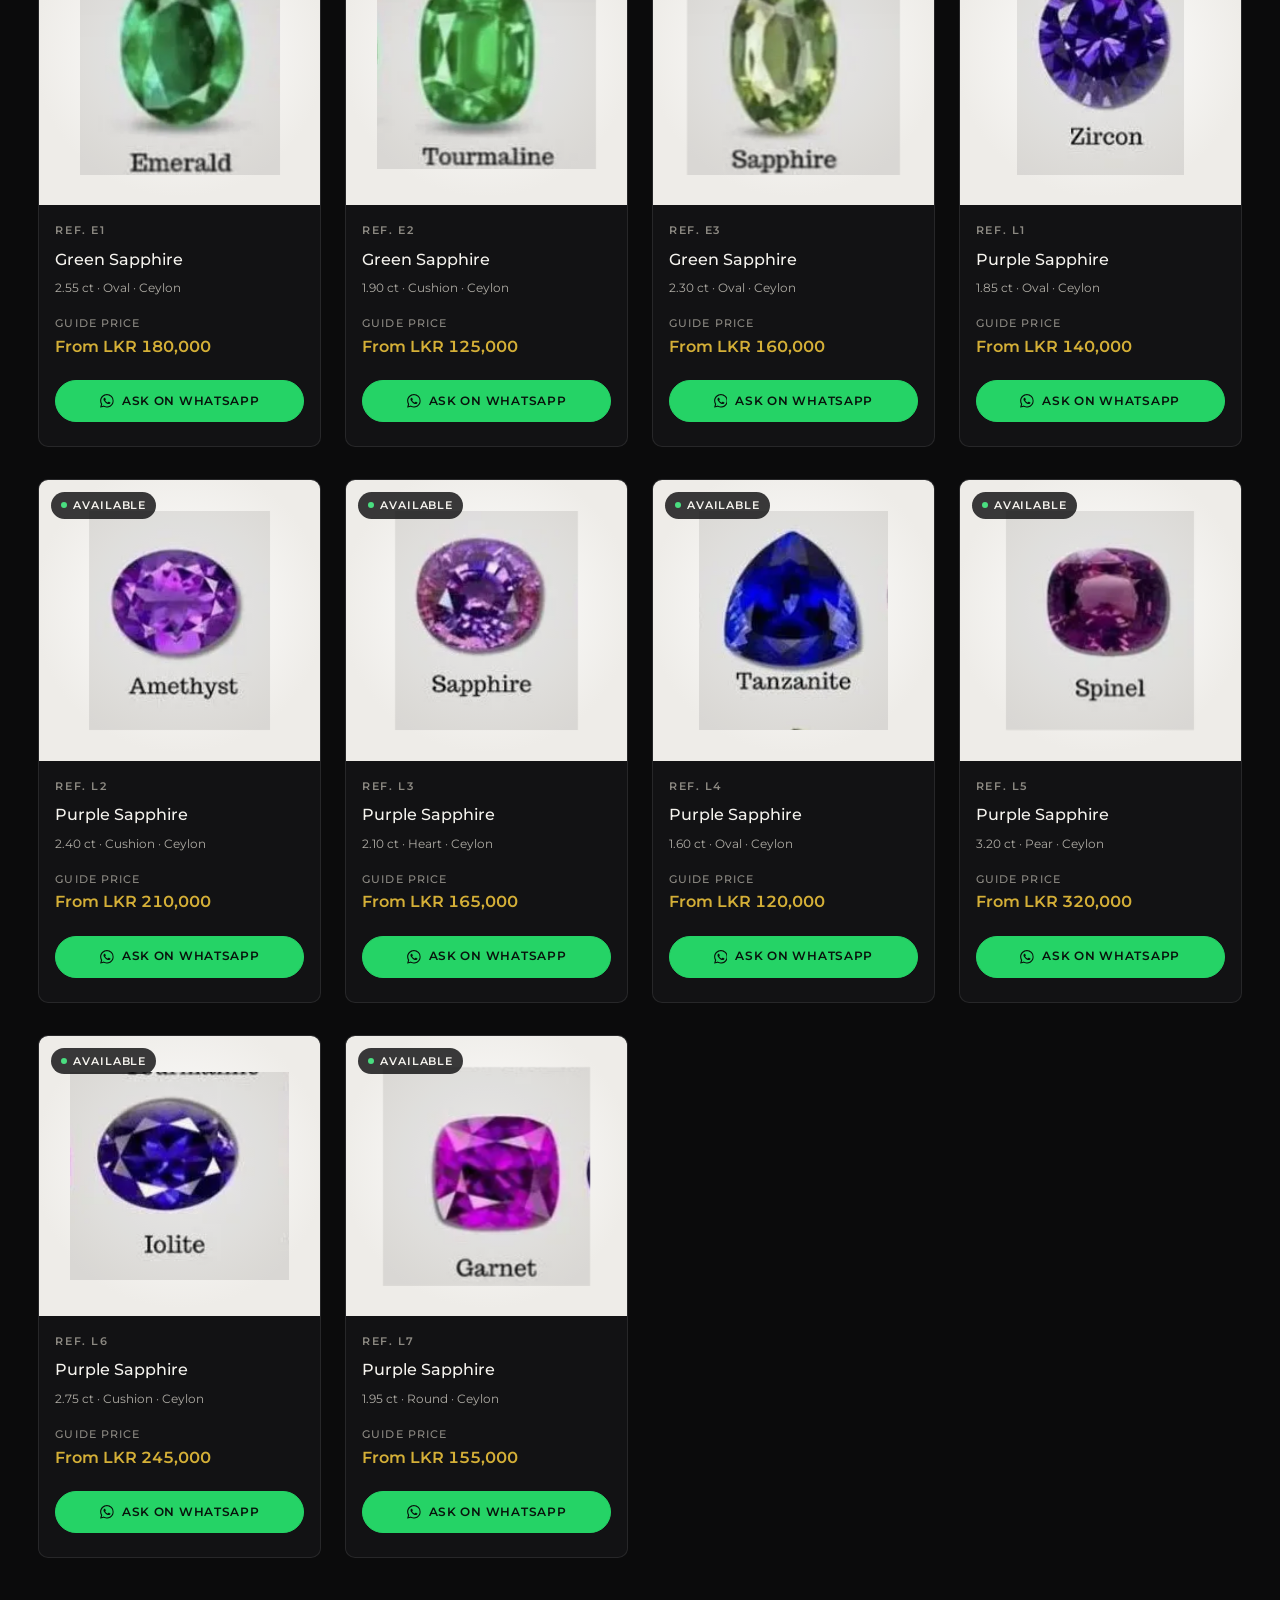
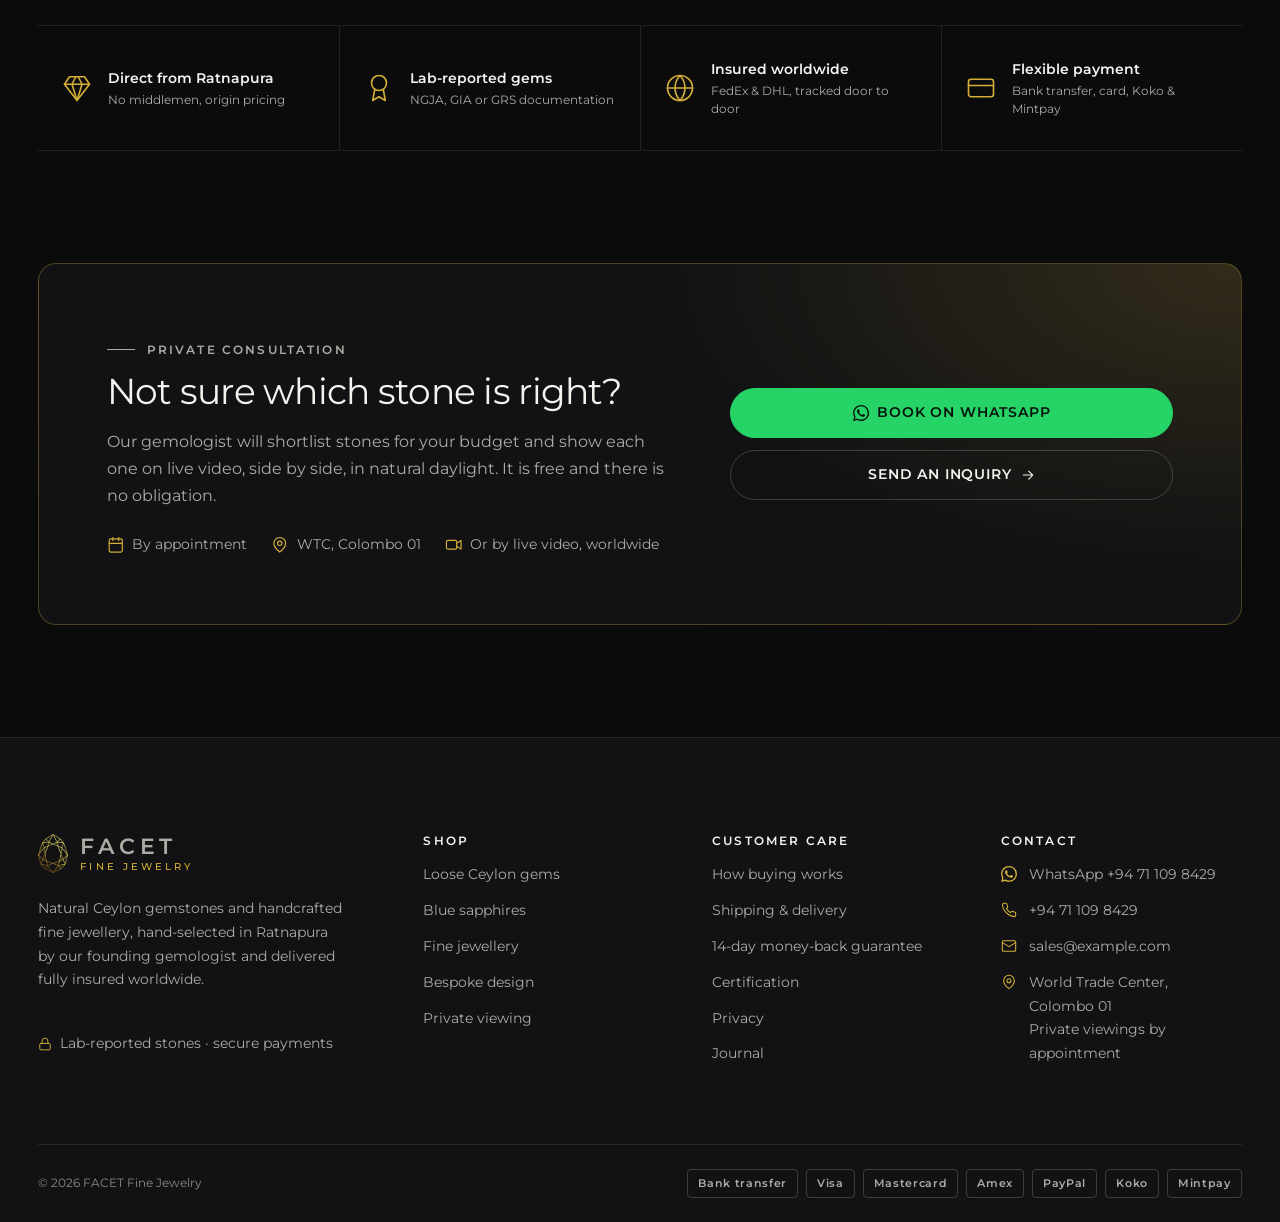
<file: all-gems.html>
<!DOCTYPE html>
<html lang="en">
<head>
  <meta charset="utf-8">
  <meta name="viewport" content="width=device-width, initial-scale=1">
  <title>Natural Ceylon Sapphires &amp; Spinels for Sale | FACET</title>
  <meta name="description" content="Browse natural Ceylon blue, pink, yellow and purple sapphires and red spinels, hand-selected in Ratnapura. Lab-reported, live video viewing, insured worldwide delivery.">
  <link rel="canonical" href="https://facet-seven-xi.vercel.app/all-gems.html">
  <meta name="theme-color" content="#0b0b0c">
  <meta property="og:type" content="website">
  <meta property="og:site_name" content="FACET Fine Jewelry">
  <meta property="og:title" content="Natural Ceylon Sapphires &amp; Spinels for Sale | FACET">
  <meta property="og:description" content="Browse natural Ceylon blue, pink, yellow and purple sapphires and red spinels, hand-selected in Ratnapura. Lab-reported, live video viewing, insured worldwide delivery.">
  <meta property="og:url" content="https://facet-seven-xi.vercel.app/all-gems.html">
  <meta property="og:image" content="https://facet-seven-xi.vercel.app/images/opt/cat-gems-960.webp">
  <meta name="twitter:card" content="summary_large_image">
  <link rel="icon" href="images/opt/favicon-32.png" sizes="32x32" type="image/png">
  <link rel="apple-touch-icon" href="images/opt/apple-touch-icon.png">
  <link rel="manifest" href="site.webmanifest">
  <link rel="preload" href="assets/fonts/montserrat-latin-var.woff2" as="font" type="font/woff2" crossorigin>
  <link rel="stylesheet" href="assets/css/tokens.css">
  <link rel="stylesheet" href="assets/css/base.css">
  <link rel="stylesheet" href="assets/css/components.css">
  <link rel="stylesheet" href="assets/css/pages.css">
  <script type="module" src="assets/js/main.js"></script>
</head>
<body>
  <a class="skip-link" href="#main">Skip to content</a>
  <p class="announce">Live video viewing before you buy &middot; Insured worldwide delivery &middot; <a href="https://wa.me/94711098429?text=Hello%20FACET%21%20I%20have%20a%20question." target="_blank" rel="noopener">Chat with our gemologist</a></p>
  <header class="site-header">
    <div class="container site-header__inner">
      <a class="brand" href="index.html" aria-label="FACET Fine Jewelry — home">
        <img src="images/opt/logo-mark.webp" alt="" width="30" height="39">
        <span class="brand__name"><strong>FACET</strong><span>Fine Jewelry</span></span>
      </a>
      <nav class="nav" id="site-nav" aria-label="Main">
        <ul class="nav__list" role="list"><li><a class="nav__link" href="all-gems.html" aria-current="page">Gems</a></li><li><a class="nav__link" href="jewellery.html">Jewellery</a></li><li><a class="nav__link" href="blog.html">Journal</a></li><li><a class="nav__link" href="contact.html">Contact</a></li></ul>
        <div class="nav__cta-mobile">
          <a class="btn btn--wa btn--block" href="https://wa.me/94711098429?text=Hello%20FACET%21%20I%20would%20like%20some%20help%20choosing%20a%20gem." target="_blank" rel="noopener"><svg class="icon" aria-hidden="true" focusable="false"><use href="assets/icons.svg#i-whatsapp"/></svg> Chat on WhatsApp</a>
          <a class="btn btn--ghost btn--block" href="contact.html?interest=private-viewing"><svg class="icon" aria-hidden="true" focusable="false"><use href="assets/icons.svg#i-calendar"/></svg> Book a private viewing</a>
        </div>
      </nav>
      <div class="header-actions">
        <div class="currency"><label class="visually-hidden" for="currency-all-gems">Display prices in</label><select id="currency-all-gems" data-currency-select><option value="LKR">LKR</option><option value="USD">USD</option><option value="GBP">GBP</option><option value="EUR">EUR</option><option value="AUD">AUD</option></select><svg class="icon" aria-hidden="true" focusable="false"><use href="assets/icons.svg#i-chevron-down"/></svg></div>
        <a class="btn btn--wa btn--sm" href="https://wa.me/94711098429?text=Hello%20FACET%21%20I%20would%20like%20some%20help%20choosing%20a%20gem." target="_blank" rel="noopener"><svg class="icon" aria-hidden="true" focusable="false"><use href="assets/icons.svg#i-whatsapp"/></svg> Talk to an expert</a>
        <button class="nav-toggle" type="button" aria-expanded="false" aria-controls="site-nav" aria-label="Open menu">
          <svg class="icon icon--menu" aria-hidden="true" focusable="false"><use href="assets/icons.svg#i-menu"/></svg><svg class="icon icon--close" aria-hidden="true" focusable="false"><use href="assets/icons.svg#i-close"/></svg>
        </button>
      </div>
    </div>
  </header>

  <main id="main">
    <section class="page-hero">
      <div class="container catalog-intro">
        <div>
          <nav class="breadcrumbs" aria-label="Breadcrumb"><ol><li><a href="index.html">Home</a></li><li aria-current="page">Gems</li></ol></nav>
          <p class="eyebrow">Loose gemstones</p>
          <h1>Ceylon gem collection</h1>
          <p>Natural sapphires and spinels, hand-selected in Ratnapura. Every stone comes with its gem lab report, and we will show it to you on live video before you decide.</p>
        </div>
        <div class="catalog-help">
          <svg class="icon" aria-hidden="true" focusable="false"><use href="assets/icons.svg#i-gem"/></svg>
          <p><strong>Can't see the one?</strong> Tell us the colour, size and budget. We source to order.</p>
          <a class="btn btn--wa btn--sm" href="https://wa.me/94711098429?text=Hello%20FACET%21%20I%20am%20looking%20for%20a%20specific%20gem%3A%20" target="_blank" rel="noopener"><svg class="icon" aria-hidden="true" focusable="false"><use href="assets/icons.svg#i-whatsapp"/></svg> Ask</a>
        </div>
      </div>
    </section>

    <section class="section section--tight" aria-labelledby="catalog-title">
      <div class="container" data-catalog="gems">
        <h2 class="visually-hidden" id="catalog-title">Ceylon gems</h2>
        <div class="catalog-toolbar">
          <div class="chips" data-chips role="group" aria-label="Filter by category"></div>
          <div class="catalog-toolbar__row">
            <div class="search-field">
              <label class="visually-hidden" for="catalog-search">Search ceylon gems</label>
              <svg class="icon" aria-hidden="true" focusable="false"><use href="assets/icons.svg#i-search"/></svg>
              <input class="input" id="catalog-search" type="search" placeholder="Search by name, shape or ref…" autocomplete="off" data-search>
            </div>
            <div class="sort-field">
              <label class="visually-hidden" for="catalog-sort">Sort by</label>
              <select class="select" id="catalog-sort" data-sort><option value="featured">Featured</option><option value="price-asc">Price: low to high</option><option value="price-desc">Price: high to low</option><option value="carat-desc">Carat: largest first</option></select>
            </div>
            <p class="result-count" data-count aria-live="polite"></p>
          </div>
        </div>
        <div class="product-grid" data-grid>
          <noscript><p>Our live catalogue needs JavaScript. You can still <a class="gold" href="https://wa.me/94711098429?text=Hello%20FACET%21%20Please%20send%20me%20your%20current%20ceylon%20gems.">ask us on WhatsApp</a> for the full list with photos and prices.</p></noscript>
        </div>
        <div class="empty-state" data-empty hidden>
          <svg class="icon" aria-hidden="true" focusable="false"><use href="assets/icons.svg#i-search"/></svg>
          <p><strong>No pieces match your search.</strong><br>We source to order, so tell us what you're looking for.</p>
          <div class="hero__ctas">
            <button class="btn btn--ghost btn--sm" type="button" data-reset>Clear filters</button>
            <a class="btn btn--wa btn--sm" href="https://wa.me/94711098429?text=Hello%20FACET%21%20I%20am%20looking%20for%20a%20specific%20gem.%20Can%20you%20source%20it%3F" target="_blank" rel="noopener"><svg class="icon" aria-hidden="true" focusable="false"><use href="assets/icons.svg#i-whatsapp"/></svg> Ask us to source it</a>
          </div>
        </div>
      </div>
    </section>

    <section aria-label="Why buy from FACET">
      <div class="container trust-bar" data-reveal-group>
        <div class="trust-bar__item" data-reveal><svg class="icon" aria-hidden="true" focusable="false"><use href="assets/icons.svg#i-gem"/></svg><div><strong>Direct from Ratnapura</strong><span>No middlemen, origin pricing</span></div></div>
        <div class="trust-bar__item" data-reveal><svg class="icon" aria-hidden="true" focusable="false"><use href="assets/icons.svg#i-award"/></svg><div><strong>Lab-reported gems</strong><span>NGJA, GIA or GRS documentation</span></div></div>
        <div class="trust-bar__item" data-reveal><svg class="icon" aria-hidden="true" focusable="false"><use href="assets/icons.svg#i-globe"/></svg><div><strong>Insured worldwide</strong><span>FedEx &amp; DHL, tracked door to door</span></div></div>
        <div class="trust-bar__item" data-reveal><svg class="icon" aria-hidden="true" focusable="false"><use href="assets/icons.svg#i-card"/></svg><div><strong>Flexible payment</strong><span>Bank transfer, card, Koko &amp; Mintpay</span></div></div>
      </div>
    </section>

    <section class="section">
      <div class="container">
        <div class="cta-band" data-reveal>
          <div>
            <p class="eyebrow">Private consultation</p>
            <h2>Not sure which stone is right?</h2>
            <p>Our gemologist will shortlist stones for your budget and show each one on live video, side by side, in natural daylight. It is free and there is no obligation.</p>
            <div class="cta-band__meta">
              <span><svg class="icon" aria-hidden="true" focusable="false"><use href="assets/icons.svg#i-calendar"/></svg> By appointment</span>
              <span><svg class="icon" aria-hidden="true" focusable="false"><use href="assets/icons.svg#i-pin"/></svg> WTC, Colombo 01</span>
              <span><svg class="icon" aria-hidden="true" focusable="false"><use href="assets/icons.svg#i-video"/></svg> Or by live video, worldwide</span>
            </div>
          </div>
          <div class="cta-band__actions">
            <a class="btn btn--wa btn--block" href="https://wa.me/94711098429?text=Hello%20FACET%21%20I%20would%20like%20to%20book%20a%20private%20viewing." target="_blank" rel="noopener"><svg class="icon" aria-hidden="true" focusable="false"><use href="assets/icons.svg#i-whatsapp"/></svg> Book on WhatsApp</a>
            <a class="btn btn--ghost btn--block" href="contact.html?interest=private-viewing">Send an inquiry <svg class="icon icon--arrow" aria-hidden="true" focusable="false"><use href="assets/icons.svg#i-arrow"/></svg></a>
          </div>
        </div>
      </div>
    </section>
  </main>

  <footer class="site-footer">
    <div class="container">
      <div class="footer-grid">
        <div class="footer-about">
          <a class="brand" href="index.html" aria-label="FACET Fine Jewelry — home">
            <img src="images/opt/logo-mark.webp" alt="" width="30" height="39" loading="lazy">
            <span class="brand__name"><strong>FACET</strong><span>Fine Jewelry</span></span>
          </a>
          <p>Natural Ceylon gemstones and handcrafted fine jewellery, hand-selected in Ratnapura by our founding gemologist and delivered fully insured worldwide.</p>
          <p class="secure-note"><svg class="icon" aria-hidden="true" focusable="false"><use href="assets/icons.svg#i-lock"/></svg> Lab-reported stones &middot; secure payments</p>
        </div>
        <div>
          <h2>Shop</h2>
          <ul role="list">
            <li><a href="all-gems.html">Loose Ceylon gems</a></li>
            <li><a href="all-gems.html?type=blue">Blue sapphires</a></li>
            <li><a href="jewellery.html">Fine jewellery</a></li>
            <li><a href="contact.html?interest=custom-jewellery">Bespoke design</a></li>
            <li><a href="contact.html?interest=private-viewing">Private viewing</a></li>
          </ul>
        </div>
        <div>
          <h2>Customer care</h2>
          <ul role="list">
            <li><a href="index.html#how-it-works">How buying works</a></li>
            <li><a href="policies.html#shipping">Shipping &amp; delivery</a></li>
            <li><a href="policies.html#returns">14-day money-back guarantee</a></li>
            <li><a href="policies.html#certification">Certification</a></li>
            <li><a href="policies.html#privacy">Privacy</a></li>
            <li><a href="blog.html">Journal</a></li>
          </ul>
        </div>
        <div>
          <h2>Contact</h2>
          <ul role="list" class="footer-contact">
            <li><svg class="icon" aria-hidden="true" focusable="false"><use href="assets/icons.svg#i-whatsapp"/></svg><a href="https://wa.me/94711098429?text=Hello%20FACET%21" target="_blank" rel="noopener">WhatsApp +94 71 109 8429</a></li>
            <li><svg class="icon" aria-hidden="true" focusable="false"><use href="assets/icons.svg#i-phone"/></svg><a href="tel:+94711098429">+94 71 109 8429</a></li>
            <li><svg class="icon" aria-hidden="true" focusable="false"><use href="assets/icons.svg#i-mail"/></svg><a href="mailto:sales@example.com">sales@example.com</a></li>
            <li><svg class="icon" aria-hidden="true" focusable="false"><use href="assets/icons.svg#i-pin"/></svg><span>World Trade Center, Colombo 01<br>Private viewings by appointment</span></li>
          </ul>
        </div>
      </div>
      <div class="footer-bottom">
        <p>&copy; <span data-year>2026</span> FACET Fine Jewelry</p>
        <ul class="payments" role="list" aria-label="Accepted payment methods">
          <li>Bank transfer</li><li>Visa</li><li>Mastercard</li><li>Amex</li><li>PayPal</li><li>Koko</li><li>Mintpay</li>
        </ul>
      </div>
    </div>
  </footer>

  <a class="wa-fab" href="https://wa.me/94711098429?text=Hello%20FACET%21%20I%20am%20browsing%20your%20gem%20collection%20and%20have%20a%20question." target="_blank" rel="noopener" aria-label="Chat with our gemologist on WhatsApp">
    <svg class="icon" aria-hidden="true" focusable="false"><use href="assets/icons.svg#i-whatsapp"/></svg><span class="wa-fab__label">Chat with a gemologist</span><span class="wa-fab__online" aria-hidden="true"></span>
  </a>
</body>
</html>
</file>
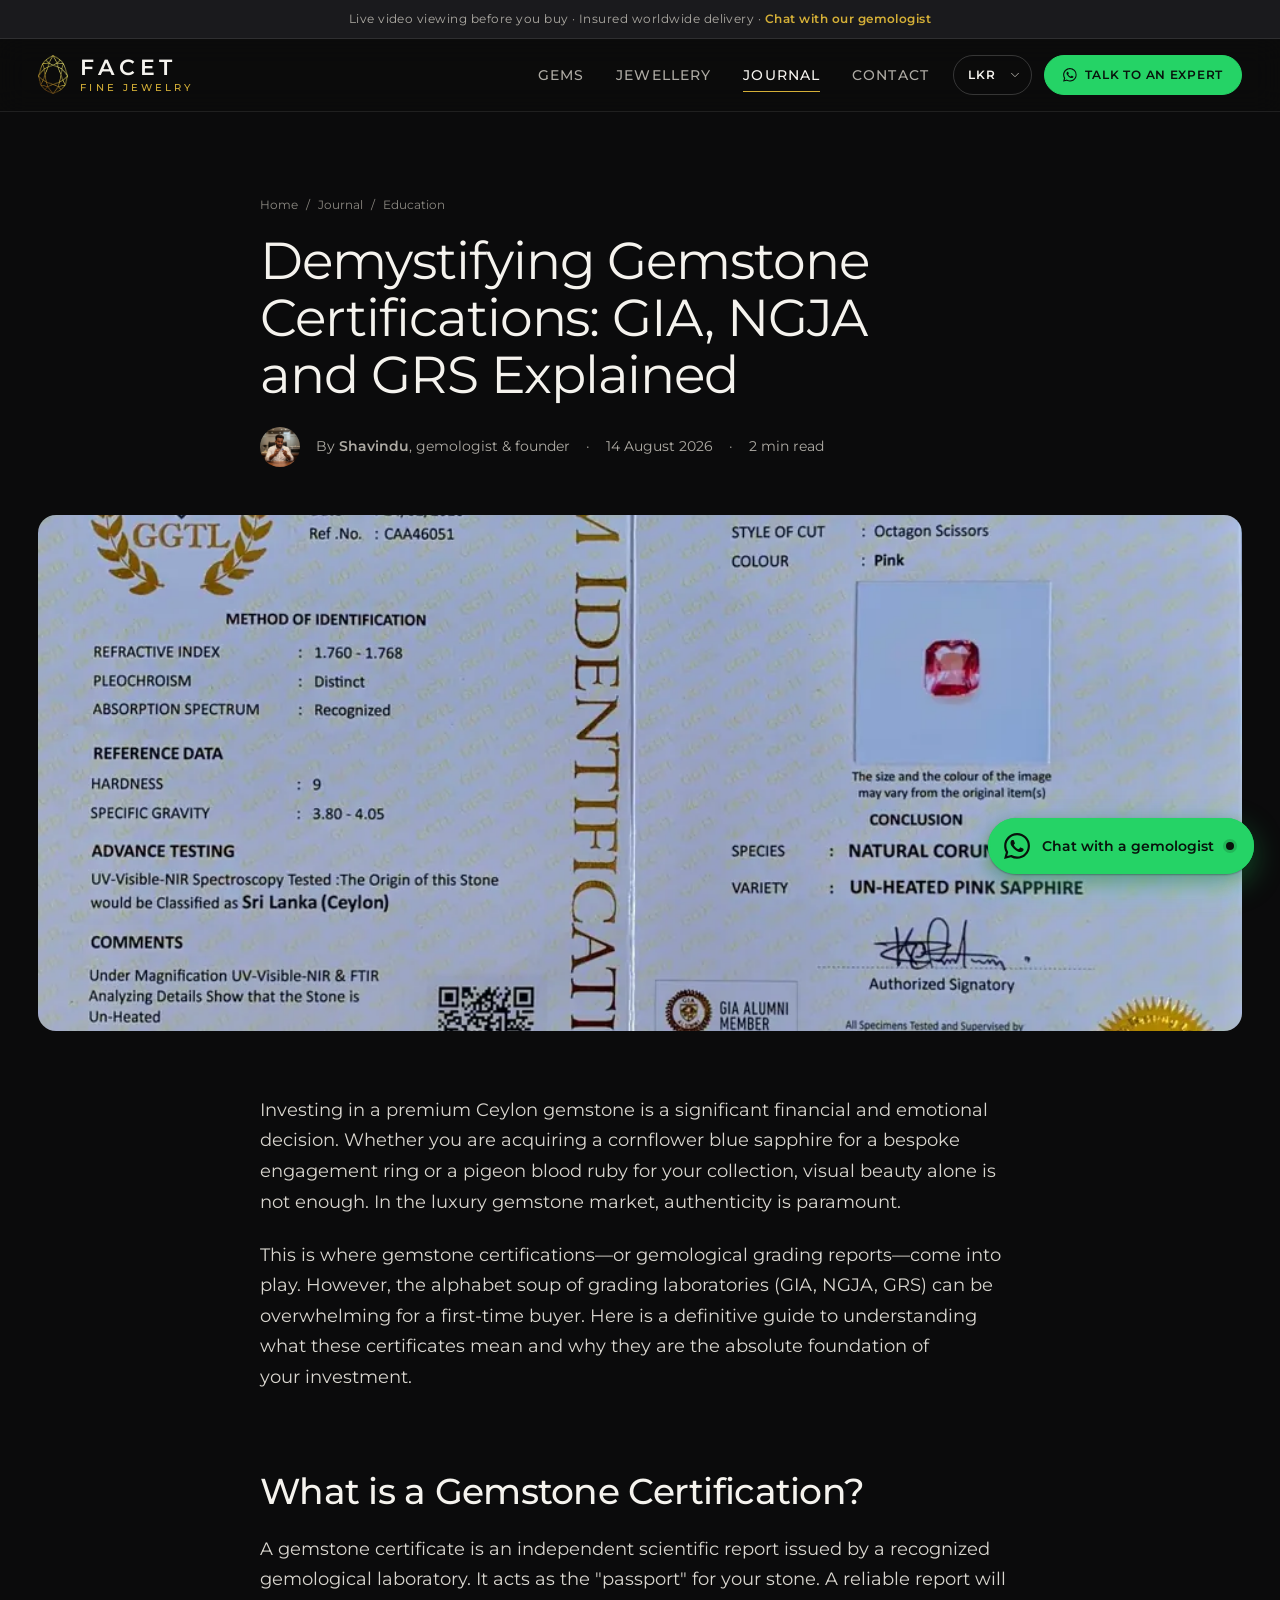
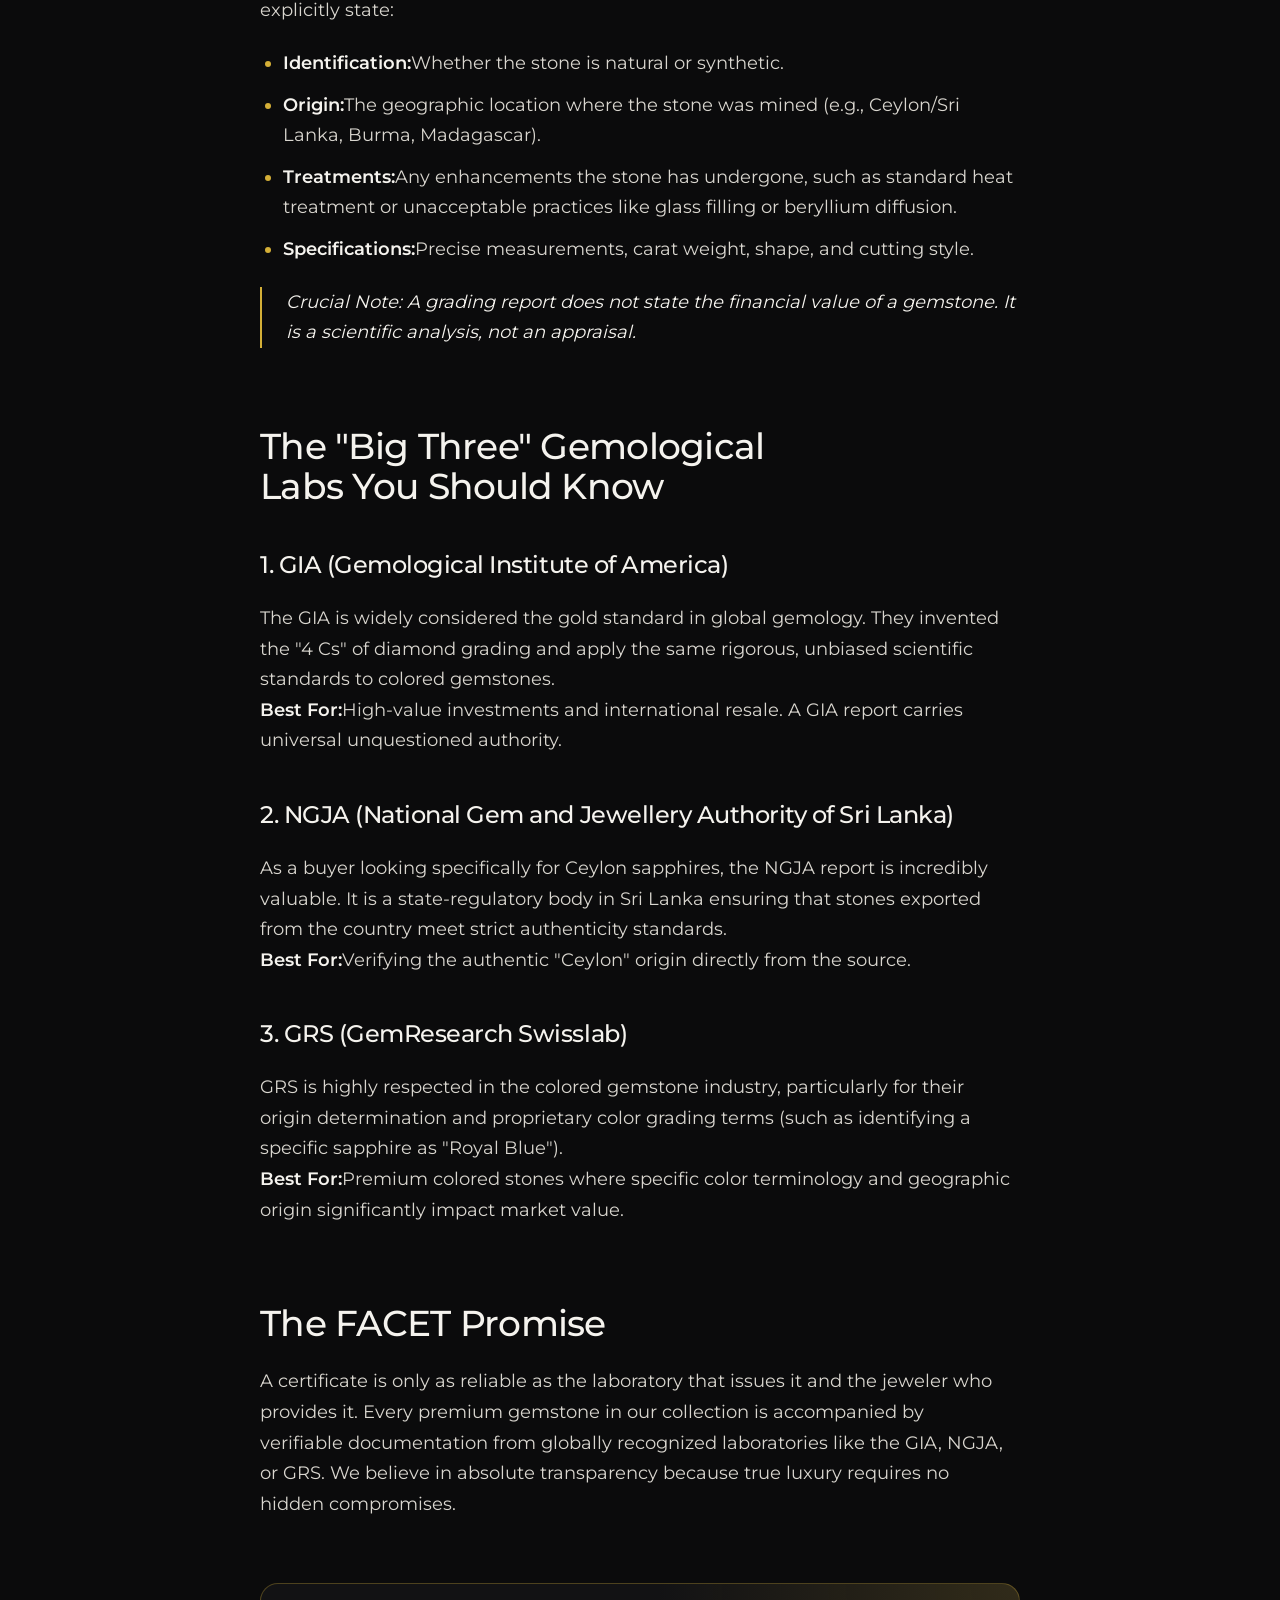
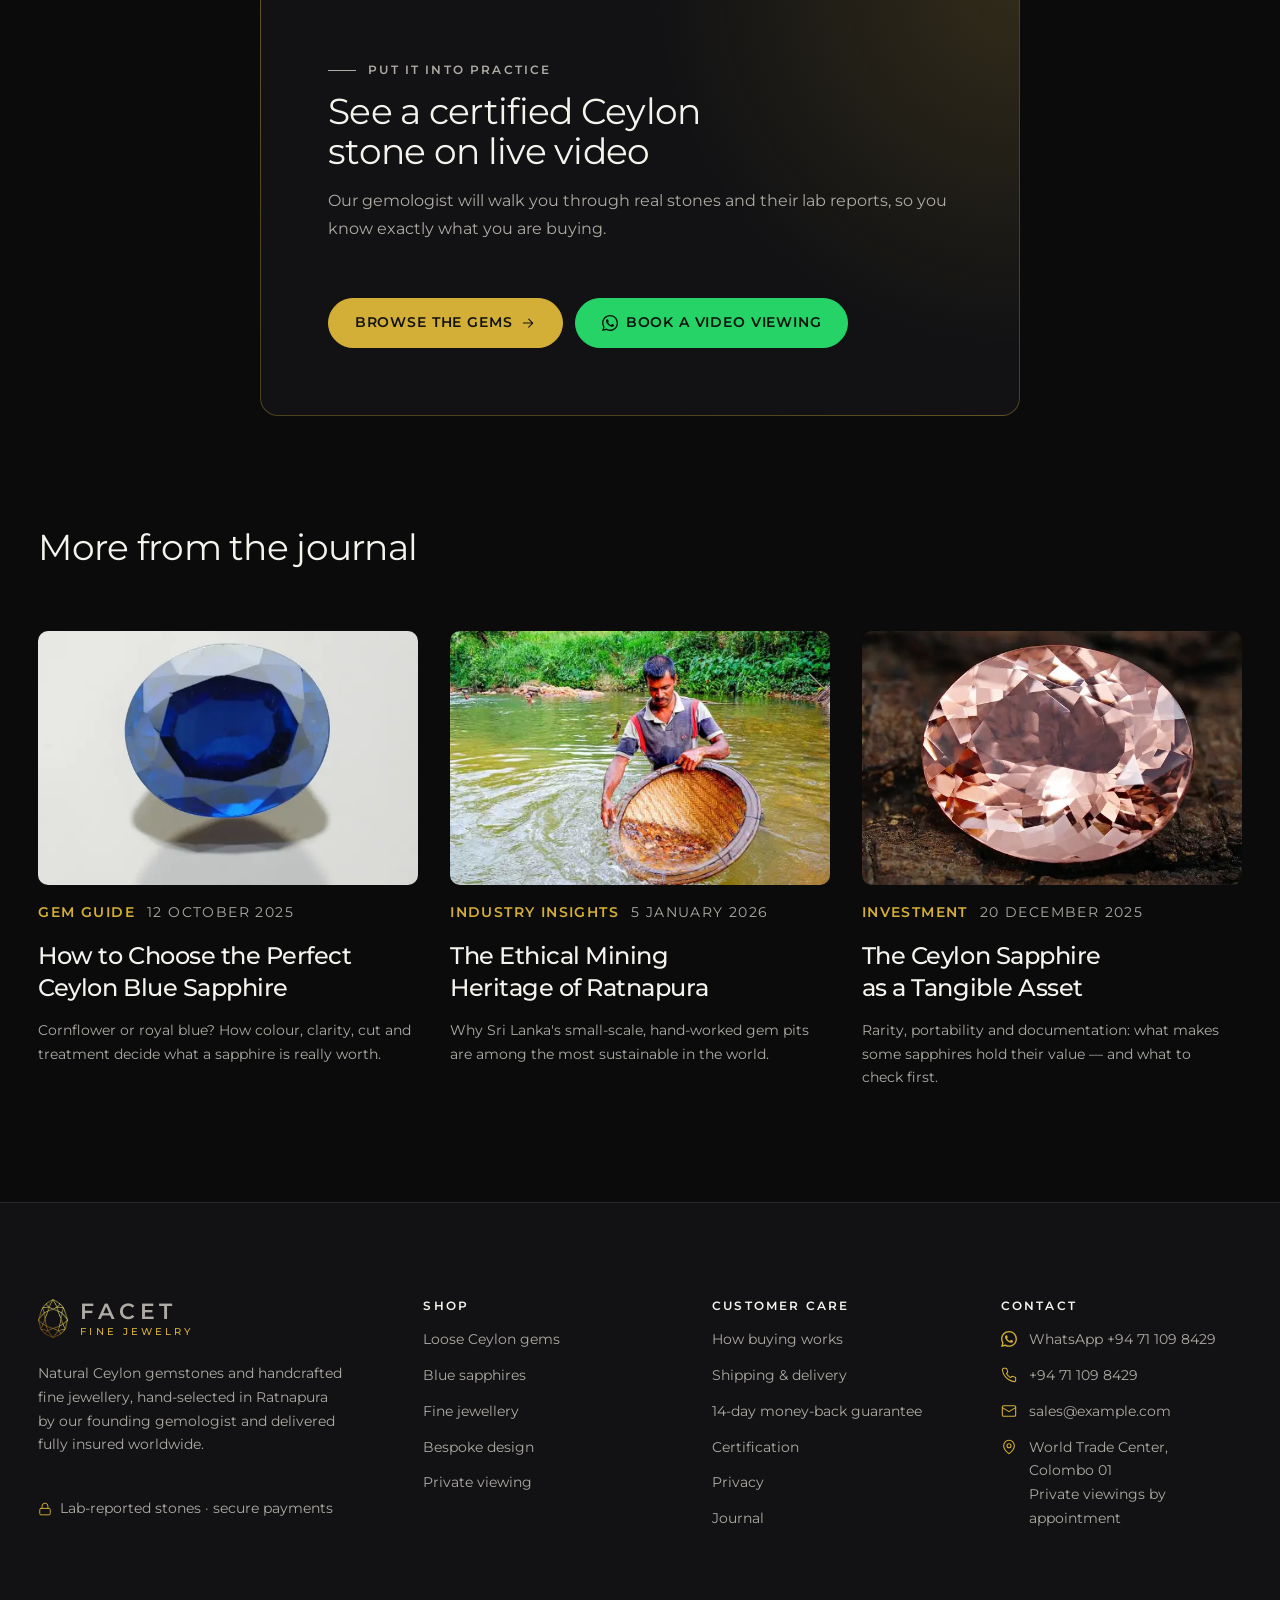
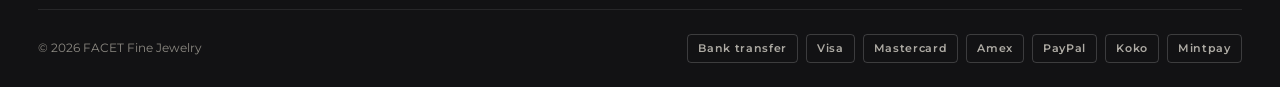
<file: article-certifications.html>
<!DOCTYPE html>
<html lang="en">
<head>
  <meta charset="utf-8">
  <meta name="viewport" content="width=device-width, initial-scale=1">
  <title>Demystifying Gemstone Certifications | FACET Journal</title>
  <meta name="description" content="What a gem lab report tells you, how to read one, and why a premium stone should never be bought without one.">
  <link rel="canonical" href="https://facet-seven-xi.vercel.app/article-certifications.html">
  <meta name="theme-color" content="#0b0b0c">
  <meta property="og:type" content="website">
  <meta property="og:site_name" content="FACET Fine Jewelry">
  <meta property="og:title" content="Demystifying Gemstone Certifications | FACET Journal">
  <meta property="og:description" content="What a gem lab report tells you, how to read one, and why a premium stone should never be bought without one.">
  <meta property="og:url" content="https://facet-seven-xi.vercel.app/article-certifications.html">
  <meta property="og:image" content="https://facet-seven-xi.vercel.app/images/opt/certificate-960.webp">
  <meta name="twitter:card" content="summary_large_image">
  <link rel="icon" href="images/opt/favicon-32.png" sizes="32x32" type="image/png">
  <link rel="apple-touch-icon" href="images/opt/apple-touch-icon.png">
  <link rel="manifest" href="site.webmanifest">
  <link rel="preload" href="assets/fonts/montserrat-latin-var.woff2" as="font" type="font/woff2" crossorigin>
  <link rel="stylesheet" href="assets/css/tokens.css">
  <link rel="stylesheet" href="assets/css/base.css">
  <link rel="stylesheet" href="assets/css/components.css">
  <link rel="stylesheet" href="assets/css/pages.css">
  <script type="module" src="assets/js/main.js"></script>
  <script type="application/ld+json">{"@context":"https://schema.org","@type":"Article","headline":"Demystifying Gemstone Certifications: GIA, NGJA and GRS Explained","datePublished":"2026-08-14","image":"https://facet-seven-xi.vercel.app/images/opt/certificate-960.webp","author":{"@type":"Person","name":"Shavindu","jobTitle":"Gemologist"},"publisher":{"@type":"Organization","name":"FACET Fine Jewelry","logo":{"@type":"ImageObject","url":"https://facet-seven-xi.vercel.app/images/opt/icon-512.png"}},"mainEntityOfPage":"https://facet-seven-xi.vercel.app/article-certifications.html"}</script>
</head>
<body>
  <a class="skip-link" href="#main">Skip to content</a>
  <p class="announce">Live video viewing before you buy &middot; Insured worldwide delivery &middot; <a href="https://wa.me/94711098429?text=Hello%20FACET%21%20I%20have%20a%20question." target="_blank" rel="noopener">Chat with our gemologist</a></p>
  <header class="site-header">
    <div class="container site-header__inner">
      <a class="brand" href="index.html" aria-label="FACET Fine Jewelry — home">
        <img src="images/opt/logo-mark.webp" alt="" width="30" height="39">
        <span class="brand__name"><strong>FACET</strong><span>Fine Jewelry</span></span>
      </a>
      <nav class="nav" id="site-nav" aria-label="Main">
        <ul class="nav__list" role="list"><li><a class="nav__link" href="all-gems.html">Gems</a></li><li><a class="nav__link" href="jewellery.html">Jewellery</a></li><li><a class="nav__link" href="blog.html" aria-current="page">Journal</a></li><li><a class="nav__link" href="contact.html">Contact</a></li></ul>
        <div class="nav__cta-mobile">
          <a class="btn btn--wa btn--block" href="https://wa.me/94711098429?text=Hello%20FACET%21%20I%20would%20like%20some%20help%20choosing%20a%20gem." target="_blank" rel="noopener"><svg class="icon" aria-hidden="true" focusable="false"><use href="assets/icons.svg#i-whatsapp"/></svg> Chat on WhatsApp</a>
          <a class="btn btn--ghost btn--block" href="contact.html?interest=private-viewing"><svg class="icon" aria-hidden="true" focusable="false"><use href="assets/icons.svg#i-calendar"/></svg> Book a private viewing</a>
        </div>
      </nav>
      <div class="header-actions">
        <div class="currency"><label class="visually-hidden" for="currency-blog">Display prices in</label><select id="currency-blog" data-currency-select><option value="LKR">LKR</option><option value="USD">USD</option><option value="GBP">GBP</option><option value="EUR">EUR</option><option value="AUD">AUD</option></select><svg class="icon" aria-hidden="true" focusable="false"><use href="assets/icons.svg#i-chevron-down"/></svg></div>
        <a class="btn btn--wa btn--sm" href="https://wa.me/94711098429?text=Hello%20FACET%21%20I%20would%20like%20some%20help%20choosing%20a%20gem." target="_blank" rel="noopener"><svg class="icon" aria-hidden="true" focusable="false"><use href="assets/icons.svg#i-whatsapp"/></svg> Talk to an expert</a>
        <button class="nav-toggle" type="button" aria-expanded="false" aria-controls="site-nav" aria-label="Open menu">
          <svg class="icon icon--menu" aria-hidden="true" focusable="false"><use href="assets/icons.svg#i-menu"/></svg><svg class="icon icon--close" aria-hidden="true" focusable="false"><use href="assets/icons.svg#i-close"/></svg>
        </button>
      </div>
    </div>
  </header>

  <main id="main">
    <article>
      <header class="article-hero">
        <div class="container container--narrow">
          <nav class="breadcrumbs" aria-label="Breadcrumb"><ol><li><a href="index.html">Home</a></li><li><a href="blog.html">Journal</a></li><li aria-current="page">Education</li></ol></nav>
          <h1>Demystifying Gemstone Certifications: GIA, NGJA and GRS Explained</h1>
          <div class="article-meta">
            <img src="images/opt/founder-400.webp" alt="" width="400" height="600">
            <span>By <strong>Shavindu</strong>, gemologist &amp; founder</span>
            <span>&middot;</span><time datetime="2026-08-14">14 August 2026</time>
            <span>&middot;</span><span>2 min read</span>
          </div>
        </div>
      </header>
      <div class="container">
        <figure class="article-cover"><img src="images/opt/certificate-960.webp" srcset="images/opt/certificate-480.webp 480w, images/opt/certificate-960.webp 960w" sizes="(max-width: 1240px) 100vw, 1240px" alt="A gemmological identification report" width="960" height="646" fetchpriority="high"></figure>
      </div>
      <div class="container container--narrow prose">
          
          <p>Investing in a premium Ceylon gemstone is a significant financial and emotional decision. Whether you are acquiring a cornflower blue sapphire for a bespoke engagement ring or a pigeon blood ruby for your collection, visual beauty alone is not enough. In the luxury gemstone market, authenticity is paramount.</p>
          <p>This is where gemstone certifications—or gemological grading reports—come into play. However, the alphabet soup of grading laboratories (GIA, NGJA, GRS) can be overwhelming for a first-time buyer. Here is a definitive guide to understanding what these certificates mean and why they are the absolute foundation of your investment.</p>
          <h2>What is a Gemstone Certification?</h2>
          <p>A gemstone certificate is an independent scientific report issued by a recognized gemological laboratory. It acts as the "passport" for your stone. A reliable report will explicitly state:</p>
          <ul>
          <li><strong>Identification:</strong>Whether the stone is natural or synthetic.</li>
          <li><strong>Origin:</strong>The geographic location where the stone was mined (e.g., Ceylon/Sri Lanka, Burma, Madagascar).</li>
          <li><strong>Treatments:</strong>Any enhancements the stone has undergone, such as standard heat treatment or unacceptable practices like glass filling or beryllium diffusion.</li>
          <li><strong>Specifications:</strong>Precise measurements, carat weight, shape, and cutting style.</li></ul><blockquote>Crucial Note: A grading report does not state the financial value of a gemstone. It is a scientific analysis, not an appraisal.</blockquote>
          <h2>The "Big Three" Gemological Labs You Should Know</h2>
          <h3>1. GIA (Gemological Institute of America)</h3>
          <p>The GIA is widely considered the gold standard in global gemology. They invented the "4 Cs" of diamond grading and apply the same rigorous, unbiased scientific standards to colored gemstones.<br><strong>Best For:</strong>High-value investments and international resale. A GIA report carries universal unquestioned authority.</p>
          <h3>2. NGJA (National Gem and Jewellery Authority of Sri Lanka)</h3>
          <p>As a buyer looking specifically for Ceylon sapphires, the NGJA report is incredibly valuable. It is a state-regulatory body in Sri Lanka ensuring that stones exported from the country meet strict authenticity standards.<br><strong>Best For:</strong>Verifying the authentic "Ceylon" origin directly from the source.</p>
          <h3>3. GRS (GemResearch Swisslab)</h3>
          <p>GRS is highly respected in the colored gemstone industry, particularly for their origin determination and proprietary color grading terms (such as identifying a specific sapphire as "Royal Blue").<br><strong>Best For:</strong>Premium colored stones where specific color terminology and geographic origin significantly impact market value.</p>
          <h2>The FACET Promise</h2>
          <p>A certificate is only as reliable as the laboratory that issues it and the jeweler who provides it. Every premium gemstone in our collection is accompanied by verifiable documentation from globally recognized laboratories like the GIA, NGJA, or GRS. We believe in absolute transparency because true luxury requires no hidden compromises.</p>
      </div>
    </article>
    <div class="container container--narrow article-cta">
      <div class="cta-band" style="grid-template-columns:1fr">
        <div>
          <p class="eyebrow">Put it into practice</p>
          <h2>See a certified Ceylon stone on live video</h2>
          <p>Our gemologist will walk you through real stones and their lab reports, so you know exactly what you are buying.</p>
        </div>
        <div class="hero__ctas">
          <a class="btn btn--primary" href="all-gems.html">Browse the gems <svg class="icon icon--arrow" aria-hidden="true" focusable="false"><use href="assets/icons.svg#i-arrow"/></svg></a>
          <a class="btn btn--wa" href="https://wa.me/94711098429?text=Hello%20FACET%21%20I%20read%20your%20journal%20and%20would%20like%20to%20see%20some%20stones%20on%20video." target="_blank" rel="noopener"><svg class="icon" aria-hidden="true" focusable="false"><use href="assets/icons.svg#i-whatsapp"/></svg> Book a video viewing</a>
        </div>
      </div>
    </div>
    <section class="section" aria-labelledby="more-title">
      <div class="container">
        <h2 id="more-title" class="section-head" style="font-size:var(--fs-xl)">More from the journal</h2>
        <div class="post-grid" data-reveal-group>
          <article class="post-card" data-reveal>
            <div class="post-card__media"><img src="images/opt/cat-gems-640.webp" srcset="images/opt/cat-gems-640.webp 640w, images/opt/cat-gems-960.webp 960w" sizes="(max-width: 700px) 100vw, 400px" alt="A vivid blue oval Ceylon sapphire" width="960" height="960" loading="lazy" decoding="async"></div>
            <p class="post-card__meta"><span>Gem guide</span><time datetime="2025-10-12">12 October 2025</time></p>
            <h3><a href="article-sapphire-guide.html">How to Choose the Perfect Ceylon Blue Sapphire</a></h3>
            <p>Cornflower or royal blue? How colour, clarity, cut and treatment decide what a sapphire is really worth.</p>
          </article>
          <article class="post-card" data-reveal>
            <div class="post-card__media"><img src="images/opt/source-river-900.webp" srcset="images/opt/source-river-900.webp 900w" sizes="(max-width: 700px) 100vw, 400px" alt="A gem miner panning river gravel in Ratnapura" width="900" height="600" loading="lazy" decoding="async"></div>
            <p class="post-card__meta"><span>Industry insights</span><time datetime="2026-01-05">5 January 2026</time></p>
            <h3><a href="article-ethical-mining.html">The Ethical Mining Heritage of Ratnapura</a></h3>
            <p>Why Sri Lanka&#x27;s small-scale, hand-worked gem pits are among the most sustainable in the world.</p>
          </article>
          <article class="post-card" data-reveal>
            <div class="post-card__media"><img src="images/opt/gem-peach-640.webp" srcset="images/opt/gem-peach-640.webp 640w, images/opt/gem-peach-960.webp 960w" sizes="(max-width: 700px) 100vw, 400px" alt="A faceted peach-coloured sapphire" width="960" height="960" loading="lazy" decoding="async"></div>
            <p class="post-card__meta"><span>Investment</span><time datetime="2025-12-20">20 December 2025</time></p>
            <h3><a href="article-investment.html">The Ceylon Sapphire as a Tangible Asset</a></h3>
            <p>Rarity, portability and documentation: what makes some sapphires hold their value — and what to check first.</p>
          </article>
        </div>
      </div>
    </section>
  </main>

  <footer class="site-footer">
    <div class="container">
      <div class="footer-grid">
        <div class="footer-about">
          <a class="brand" href="index.html" aria-label="FACET Fine Jewelry — home">
            <img src="images/opt/logo-mark.webp" alt="" width="30" height="39" loading="lazy">
            <span class="brand__name"><strong>FACET</strong><span>Fine Jewelry</span></span>
          </a>
          <p>Natural Ceylon gemstones and handcrafted fine jewellery, hand-selected in Ratnapura by our founding gemologist and delivered fully insured worldwide.</p>
          <p class="secure-note"><svg class="icon" aria-hidden="true" focusable="false"><use href="assets/icons.svg#i-lock"/></svg> Lab-reported stones &middot; secure payments</p>
        </div>
        <div>
          <h2>Shop</h2>
          <ul role="list">
            <li><a href="all-gems.html">Loose Ceylon gems</a></li>
            <li><a href="all-gems.html?type=blue">Blue sapphires</a></li>
            <li><a href="jewellery.html">Fine jewellery</a></li>
            <li><a href="contact.html?interest=custom-jewellery">Bespoke design</a></li>
            <li><a href="contact.html?interest=private-viewing">Private viewing</a></li>
          </ul>
        </div>
        <div>
          <h2>Customer care</h2>
          <ul role="list">
            <li><a href="index.html#how-it-works">How buying works</a></li>
            <li><a href="policies.html#shipping">Shipping &amp; delivery</a></li>
            <li><a href="policies.html#returns">14-day money-back guarantee</a></li>
            <li><a href="policies.html#certification">Certification</a></li>
            <li><a href="policies.html#privacy">Privacy</a></li>
            <li><a href="blog.html">Journal</a></li>
          </ul>
        </div>
        <div>
          <h2>Contact</h2>
          <ul role="list" class="footer-contact">
            <li><svg class="icon" aria-hidden="true" focusable="false"><use href="assets/icons.svg#i-whatsapp"/></svg><a href="https://wa.me/94711098429?text=Hello%20FACET%21" target="_blank" rel="noopener">WhatsApp +94 71 109 8429</a></li>
            <li><svg class="icon" aria-hidden="true" focusable="false"><use href="assets/icons.svg#i-phone"/></svg><a href="tel:+94711098429">+94 71 109 8429</a></li>
            <li><svg class="icon" aria-hidden="true" focusable="false"><use href="assets/icons.svg#i-mail"/></svg><a href="mailto:sales@example.com">sales@example.com</a></li>
            <li><svg class="icon" aria-hidden="true" focusable="false"><use href="assets/icons.svg#i-pin"/></svg><span>World Trade Center, Colombo 01<br>Private viewings by appointment</span></li>
          </ul>
        </div>
      </div>
      <div class="footer-bottom">
        <p>&copy; <span data-year>2026</span> FACET Fine Jewelry</p>
        <ul class="payments" role="list" aria-label="Accepted payment methods">
          <li>Bank transfer</li><li>Visa</li><li>Mastercard</li><li>Amex</li><li>PayPal</li><li>Koko</li><li>Mintpay</li>
        </ul>
      </div>
    </div>
  </footer>

  <a class="wa-fab" href="https://wa.me/94711098429?text=Hello%20FACET%21%20I%20have%20a%20question." target="_blank" rel="noopener" aria-label="Chat with our gemologist on WhatsApp">
    <svg class="icon" aria-hidden="true" focusable="false"><use href="assets/icons.svg#i-whatsapp"/></svg><span class="wa-fab__label">Chat with a gemologist</span><span class="wa-fab__online" aria-hidden="true"></span>
  </a>
</body>
</html>
</file>
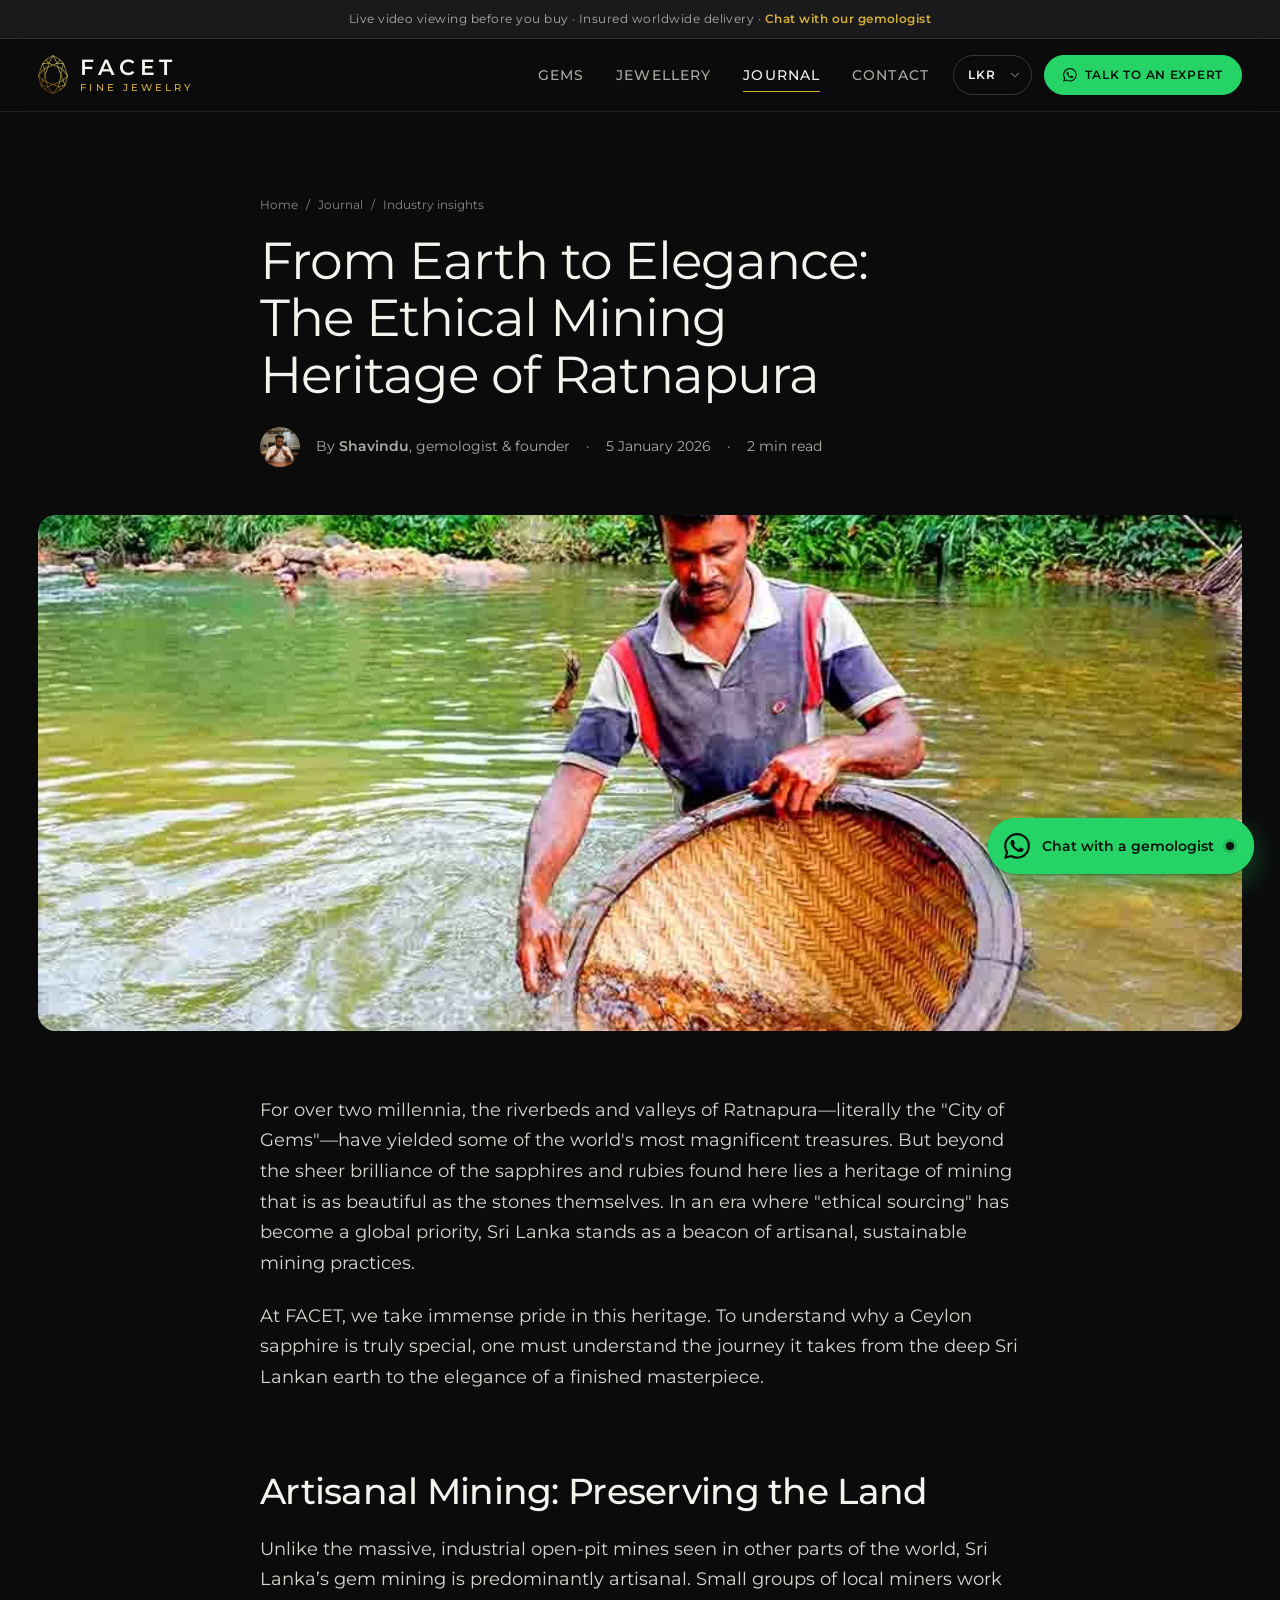
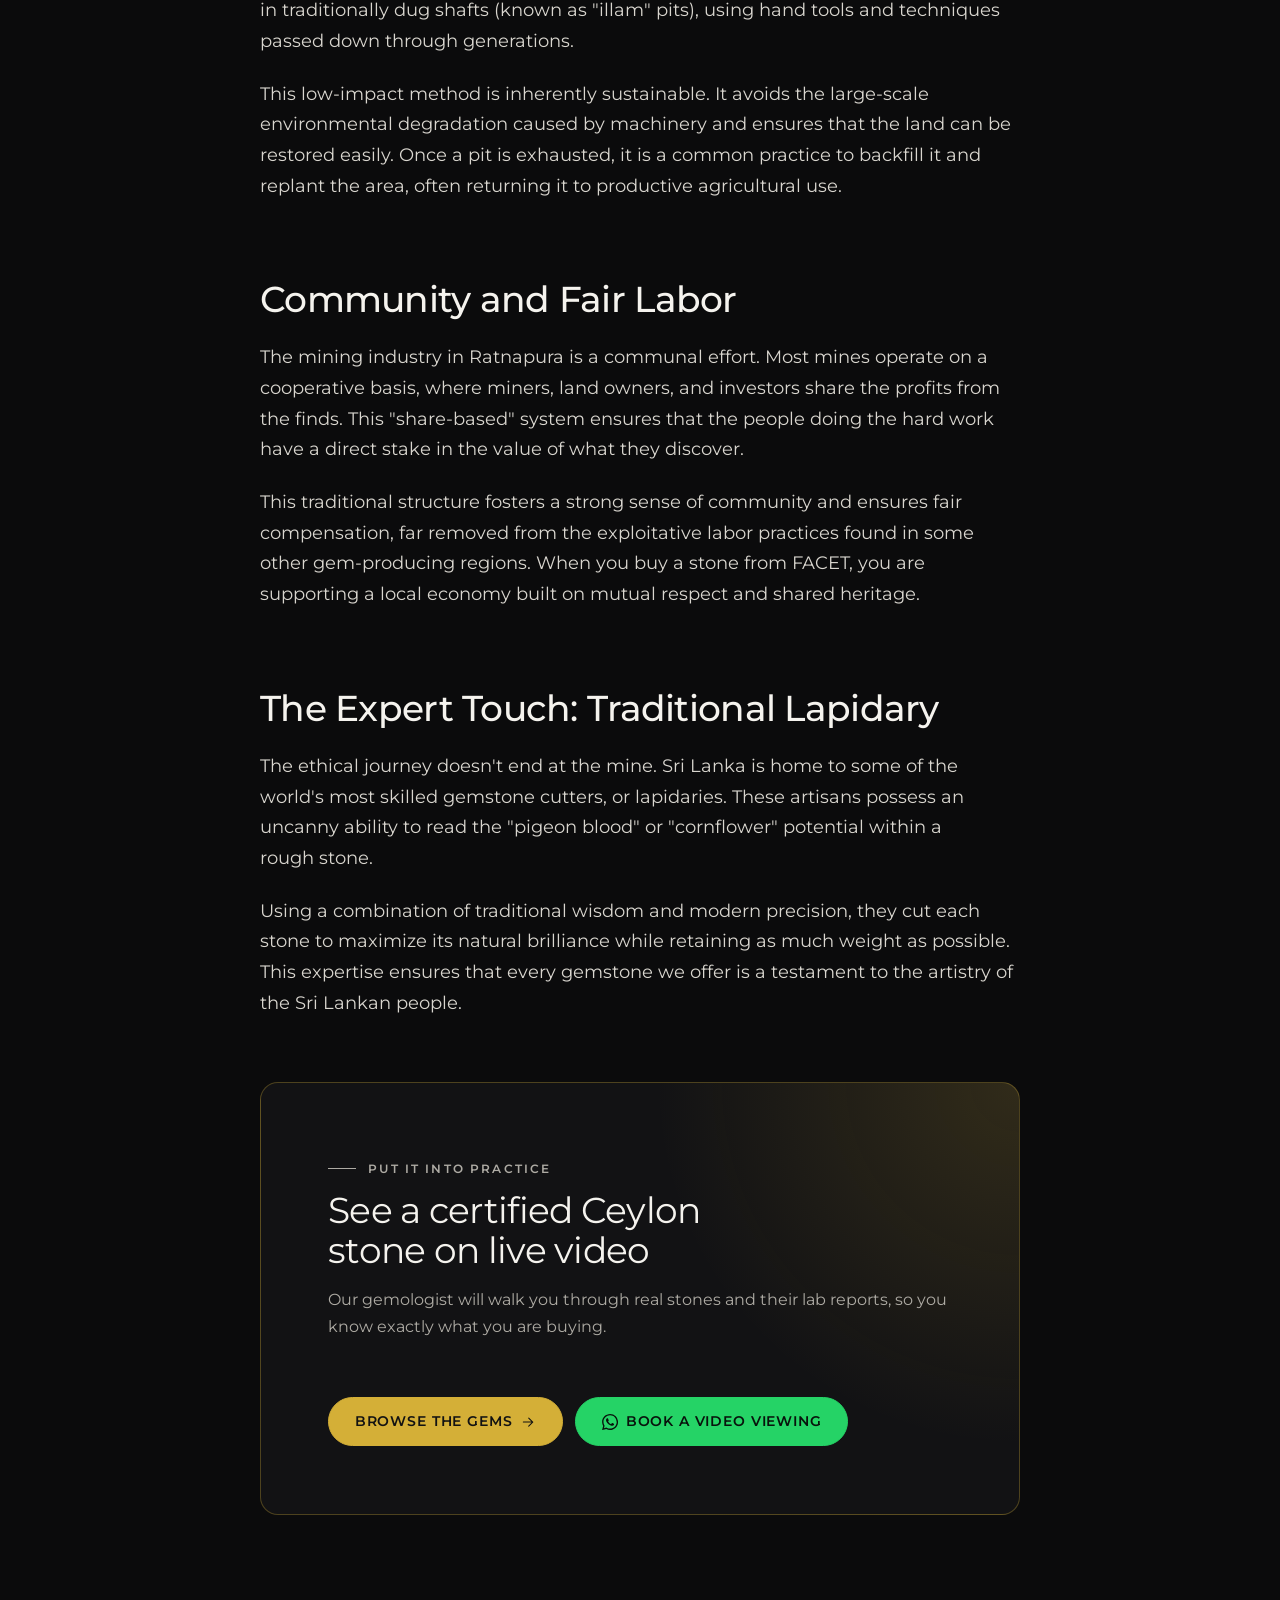
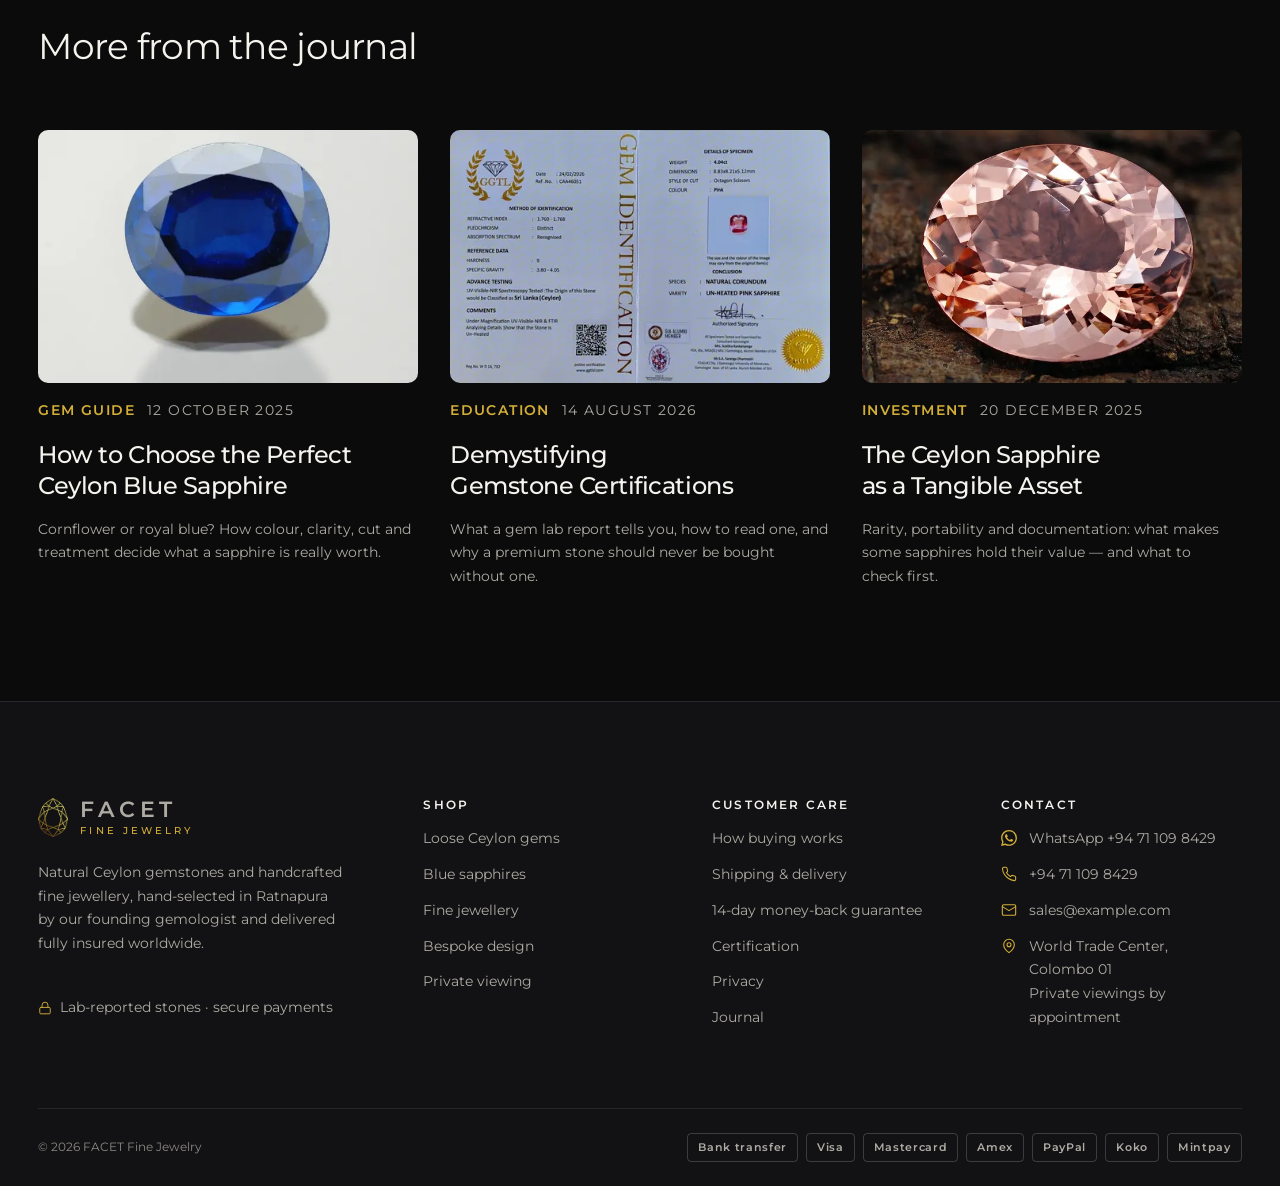
<file: article-ethical-mining.html>
<!DOCTYPE html>
<html lang="en">
<head>
  <meta charset="utf-8">
  <meta name="viewport" content="width=device-width, initial-scale=1">
  <title>The Ethical Mining Heritage of Ratnapura | FACET Journal</title>
  <meta name="description" content="Why Sri Lanka&#x27;s small-scale, hand-worked gem pits are among the most sustainable in the world.">
  <link rel="canonical" href="https://facet-seven-xi.vercel.app/article-ethical-mining.html">
  <meta name="theme-color" content="#0b0b0c">
  <meta property="og:type" content="website">
  <meta property="og:site_name" content="FACET Fine Jewelry">
  <meta property="og:title" content="The Ethical Mining Heritage of Ratnapura | FACET Journal">
  <meta property="og:description" content="Why Sri Lanka&#x27;s small-scale, hand-worked gem pits are among the most sustainable in the world.">
  <meta property="og:url" content="https://facet-seven-xi.vercel.app/article-ethical-mining.html">
  <meta property="og:image" content="https://facet-seven-xi.vercel.app/images/opt/source-river-900.webp">
  <meta name="twitter:card" content="summary_large_image">
  <link rel="icon" href="images/opt/favicon-32.png" sizes="32x32" type="image/png">
  <link rel="apple-touch-icon" href="images/opt/apple-touch-icon.png">
  <link rel="manifest" href="site.webmanifest">
  <link rel="preload" href="assets/fonts/montserrat-latin-var.woff2" as="font" type="font/woff2" crossorigin>
  <link rel="stylesheet" href="assets/css/tokens.css">
  <link rel="stylesheet" href="assets/css/base.css">
  <link rel="stylesheet" href="assets/css/components.css">
  <link rel="stylesheet" href="assets/css/pages.css">
  <script type="module" src="assets/js/main.js"></script>
  <script type="application/ld+json">{"@context":"https://schema.org","@type":"Article","headline":"From Earth to Elegance: The Ethical Mining Heritage of Ratnapura","datePublished":"2026-01-05","image":"https://facet-seven-xi.vercel.app/images/opt/source-river-900.webp","author":{"@type":"Person","name":"Shavindu","jobTitle":"Gemologist"},"publisher":{"@type":"Organization","name":"FACET Fine Jewelry","logo":{"@type":"ImageObject","url":"https://facet-seven-xi.vercel.app/images/opt/icon-512.png"}},"mainEntityOfPage":"https://facet-seven-xi.vercel.app/article-ethical-mining.html"}</script>
</head>
<body>
  <a class="skip-link" href="#main">Skip to content</a>
  <p class="announce">Live video viewing before you buy &middot; Insured worldwide delivery &middot; <a href="https://wa.me/94711098429?text=Hello%20FACET%21%20I%20have%20a%20question." target="_blank" rel="noopener">Chat with our gemologist</a></p>
  <header class="site-header">
    <div class="container site-header__inner">
      <a class="brand" href="index.html" aria-label="FACET Fine Jewelry — home">
        <img src="images/opt/logo-mark.webp" alt="" width="30" height="39">
        <span class="brand__name"><strong>FACET</strong><span>Fine Jewelry</span></span>
      </a>
      <nav class="nav" id="site-nav" aria-label="Main">
        <ul class="nav__list" role="list"><li><a class="nav__link" href="all-gems.html">Gems</a></li><li><a class="nav__link" href="jewellery.html">Jewellery</a></li><li><a class="nav__link" href="blog.html" aria-current="page">Journal</a></li><li><a class="nav__link" href="contact.html">Contact</a></li></ul>
        <div class="nav__cta-mobile">
          <a class="btn btn--wa btn--block" href="https://wa.me/94711098429?text=Hello%20FACET%21%20I%20would%20like%20some%20help%20choosing%20a%20gem." target="_blank" rel="noopener"><svg class="icon" aria-hidden="true" focusable="false"><use href="assets/icons.svg#i-whatsapp"/></svg> Chat on WhatsApp</a>
          <a class="btn btn--ghost btn--block" href="contact.html?interest=private-viewing"><svg class="icon" aria-hidden="true" focusable="false"><use href="assets/icons.svg#i-calendar"/></svg> Book a private viewing</a>
        </div>
      </nav>
      <div class="header-actions">
        <div class="currency"><label class="visually-hidden" for="currency-blog">Display prices in</label><select id="currency-blog" data-currency-select><option value="LKR">LKR</option><option value="USD">USD</option><option value="GBP">GBP</option><option value="EUR">EUR</option><option value="AUD">AUD</option></select><svg class="icon" aria-hidden="true" focusable="false"><use href="assets/icons.svg#i-chevron-down"/></svg></div>
        <a class="btn btn--wa btn--sm" href="https://wa.me/94711098429?text=Hello%20FACET%21%20I%20would%20like%20some%20help%20choosing%20a%20gem." target="_blank" rel="noopener"><svg class="icon" aria-hidden="true" focusable="false"><use href="assets/icons.svg#i-whatsapp"/></svg> Talk to an expert</a>
        <button class="nav-toggle" type="button" aria-expanded="false" aria-controls="site-nav" aria-label="Open menu">
          <svg class="icon icon--menu" aria-hidden="true" focusable="false"><use href="assets/icons.svg#i-menu"/></svg><svg class="icon icon--close" aria-hidden="true" focusable="false"><use href="assets/icons.svg#i-close"/></svg>
        </button>
      </div>
    </div>
  </header>

  <main id="main">
    <article>
      <header class="article-hero">
        <div class="container container--narrow">
          <nav class="breadcrumbs" aria-label="Breadcrumb"><ol><li><a href="index.html">Home</a></li><li><a href="blog.html">Journal</a></li><li aria-current="page">Industry insights</li></ol></nav>
          <h1>From Earth to Elegance: The Ethical Mining Heritage of Ratnapura</h1>
          <div class="article-meta">
            <img src="images/opt/founder-400.webp" alt="" width="400" height="600">
            <span>By <strong>Shavindu</strong>, gemologist &amp; founder</span>
            <span>&middot;</span><time datetime="2026-01-05">5 January 2026</time>
            <span>&middot;</span><span>2 min read</span>
          </div>
        </div>
      </header>
      <div class="container">
        <figure class="article-cover"><img src="images/opt/source-river-900.webp" srcset="images/opt/source-river-900.webp 900w" sizes="(max-width: 1240px) 100vw, 1240px" alt="A gem miner panning river gravel in Ratnapura" width="900" height="600" fetchpriority="high"></figure>
      </div>
      <div class="container container--narrow prose">
          
          <p>For over two millennia, the riverbeds and valleys of Ratnapura—literally the "City of Gems"—have yielded some of the world's most magnificent treasures. But beyond the sheer brilliance of the sapphires and rubies found here lies a heritage of mining that is as beautiful as the stones themselves. In an era where "ethical sourcing" has become a global priority, Sri Lanka stands as a beacon of artisanal, sustainable mining practices.</p>
          <p>At FACET, we take immense pride in this heritage. To understand why a Ceylon sapphire is truly special, one must understand the journey it takes from the deep Sri Lankan earth to the elegance of a finished masterpiece.</p>
          <h2>Artisanal Mining: Preserving the Land</h2>
          <p>Unlike the massive, industrial open-pit mines seen in other parts of the world, Sri Lanka’s gem mining is predominantly artisanal. Small groups of local miners work in traditionally dug shafts (known as "illam" pits), using hand tools and techniques passed down through generations.</p>
          <p>This low-impact method is inherently sustainable. It avoids the large-scale environmental degradation caused by machinery and ensures that the land can be restored easily. Once a pit is exhausted, it is a common practice to backfill it and replant the area, often returning it to productive agricultural use.</p>
          <h2>Community and Fair Labor</h2>
          <p>The mining industry in Ratnapura is a communal effort. Most mines operate on a cooperative basis, where miners, land owners, and investors share the profits from the finds. This "share-based" system ensures that the people doing the hard work have a direct stake in the value of what they discover.</p>
          <p>This traditional structure fosters a strong sense of community and ensures fair compensation, far removed from the exploitative labor practices found in some other gem-producing regions. When you buy a stone from FACET, you are supporting a local economy built on mutual respect and shared heritage.</p>
          <h2>The Expert Touch: Traditional Lapidary</h2>
          <p>The ethical journey doesn't end at the mine. Sri Lanka is home to some of the world's most skilled gemstone cutters, or lapidaries. These artisans possess an uncanny ability to read the "pigeon blood" or "cornflower" potential within a rough stone.</p>
          <p>Using a combination of traditional wisdom and modern precision, they cut each stone to maximize its natural brilliance while retaining as much weight as possible. This expertise ensures that every gemstone we offer is a testament to the artistry of the Sri Lankan people.</p>
      </div>
    </article>
    <div class="container container--narrow article-cta">
      <div class="cta-band" style="grid-template-columns:1fr">
        <div>
          <p class="eyebrow">Put it into practice</p>
          <h2>See a certified Ceylon stone on live video</h2>
          <p>Our gemologist will walk you through real stones and their lab reports, so you know exactly what you are buying.</p>
        </div>
        <div class="hero__ctas">
          <a class="btn btn--primary" href="all-gems.html">Browse the gems <svg class="icon icon--arrow" aria-hidden="true" focusable="false"><use href="assets/icons.svg#i-arrow"/></svg></a>
          <a class="btn btn--wa" href="https://wa.me/94711098429?text=Hello%20FACET%21%20I%20read%20your%20journal%20and%20would%20like%20to%20see%20some%20stones%20on%20video." target="_blank" rel="noopener"><svg class="icon" aria-hidden="true" focusable="false"><use href="assets/icons.svg#i-whatsapp"/></svg> Book a video viewing</a>
        </div>
      </div>
    </div>
    <section class="section" aria-labelledby="more-title">
      <div class="container">
        <h2 id="more-title" class="section-head" style="font-size:var(--fs-xl)">More from the journal</h2>
        <div class="post-grid" data-reveal-group>
          <article class="post-card" data-reveal>
            <div class="post-card__media"><img src="images/opt/cat-gems-640.webp" srcset="images/opt/cat-gems-640.webp 640w, images/opt/cat-gems-960.webp 960w" sizes="(max-width: 700px) 100vw, 400px" alt="A vivid blue oval Ceylon sapphire" width="960" height="960" loading="lazy" decoding="async"></div>
            <p class="post-card__meta"><span>Gem guide</span><time datetime="2025-10-12">12 October 2025</time></p>
            <h3><a href="article-sapphire-guide.html">How to Choose the Perfect Ceylon Blue Sapphire</a></h3>
            <p>Cornflower or royal blue? How colour, clarity, cut and treatment decide what a sapphire is really worth.</p>
          </article>
          <article class="post-card" data-reveal>
            <div class="post-card__media"><img src="images/opt/certificate-480.webp" srcset="images/opt/certificate-480.webp 480w, images/opt/certificate-960.webp 960w" sizes="(max-width: 700px) 100vw, 400px" alt="A gemmological identification report" width="960" height="646" loading="lazy" decoding="async"></div>
            <p class="post-card__meta"><span>Education</span><time datetime="2026-08-14">14 August 2026</time></p>
            <h3><a href="article-certifications.html">Demystifying Gemstone Certifications</a></h3>
            <p>What a gem lab report tells you, how to read one, and why a premium stone should never be bought without one.</p>
          </article>
          <article class="post-card" data-reveal>
            <div class="post-card__media"><img src="images/opt/gem-peach-640.webp" srcset="images/opt/gem-peach-640.webp 640w, images/opt/gem-peach-960.webp 960w" sizes="(max-width: 700px) 100vw, 400px" alt="A faceted peach-coloured sapphire" width="960" height="960" loading="lazy" decoding="async"></div>
            <p class="post-card__meta"><span>Investment</span><time datetime="2025-12-20">20 December 2025</time></p>
            <h3><a href="article-investment.html">The Ceylon Sapphire as a Tangible Asset</a></h3>
            <p>Rarity, portability and documentation: what makes some sapphires hold their value — and what to check first.</p>
          </article>
        </div>
      </div>
    </section>
  </main>

  <footer class="site-footer">
    <div class="container">
      <div class="footer-grid">
        <div class="footer-about">
          <a class="brand" href="index.html" aria-label="FACET Fine Jewelry — home">
            <img src="images/opt/logo-mark.webp" alt="" width="30" height="39" loading="lazy">
            <span class="brand__name"><strong>FACET</strong><span>Fine Jewelry</span></span>
          </a>
          <p>Natural Ceylon gemstones and handcrafted fine jewellery, hand-selected in Ratnapura by our founding gemologist and delivered fully insured worldwide.</p>
          <p class="secure-note"><svg class="icon" aria-hidden="true" focusable="false"><use href="assets/icons.svg#i-lock"/></svg> Lab-reported stones &middot; secure payments</p>
        </div>
        <div>
          <h2>Shop</h2>
          <ul role="list">
            <li><a href="all-gems.html">Loose Ceylon gems</a></li>
            <li><a href="all-gems.html?type=blue">Blue sapphires</a></li>
            <li><a href="jewellery.html">Fine jewellery</a></li>
            <li><a href="contact.html?interest=custom-jewellery">Bespoke design</a></li>
            <li><a href="contact.html?interest=private-viewing">Private viewing</a></li>
          </ul>
        </div>
        <div>
          <h2>Customer care</h2>
          <ul role="list">
            <li><a href="index.html#how-it-works">How buying works</a></li>
            <li><a href="policies.html#shipping">Shipping &amp; delivery</a></li>
            <li><a href="policies.html#returns">14-day money-back guarantee</a></li>
            <li><a href="policies.html#certification">Certification</a></li>
            <li><a href="policies.html#privacy">Privacy</a></li>
            <li><a href="blog.html">Journal</a></li>
          </ul>
        </div>
        <div>
          <h2>Contact</h2>
          <ul role="list" class="footer-contact">
            <li><svg class="icon" aria-hidden="true" focusable="false"><use href="assets/icons.svg#i-whatsapp"/></svg><a href="https://wa.me/94711098429?text=Hello%20FACET%21" target="_blank" rel="noopener">WhatsApp +94 71 109 8429</a></li>
            <li><svg class="icon" aria-hidden="true" focusable="false"><use href="assets/icons.svg#i-phone"/></svg><a href="tel:+94711098429">+94 71 109 8429</a></li>
            <li><svg class="icon" aria-hidden="true" focusable="false"><use href="assets/icons.svg#i-mail"/></svg><a href="mailto:sales@example.com">sales@example.com</a></li>
            <li><svg class="icon" aria-hidden="true" focusable="false"><use href="assets/icons.svg#i-pin"/></svg><span>World Trade Center, Colombo 01<br>Private viewings by appointment</span></li>
          </ul>
        </div>
      </div>
      <div class="footer-bottom">
        <p>&copy; <span data-year>2026</span> FACET Fine Jewelry</p>
        <ul class="payments" role="list" aria-label="Accepted payment methods">
          <li>Bank transfer</li><li>Visa</li><li>Mastercard</li><li>Amex</li><li>PayPal</li><li>Koko</li><li>Mintpay</li>
        </ul>
      </div>
    </div>
  </footer>

  <a class="wa-fab" href="https://wa.me/94711098429?text=Hello%20FACET%21%20I%20have%20a%20question." target="_blank" rel="noopener" aria-label="Chat with our gemologist on WhatsApp">
    <svg class="icon" aria-hidden="true" focusable="false"><use href="assets/icons.svg#i-whatsapp"/></svg><span class="wa-fab__label">Chat with a gemologist</span><span class="wa-fab__online" aria-hidden="true"></span>
  </a>
</body>
</html>
</file>
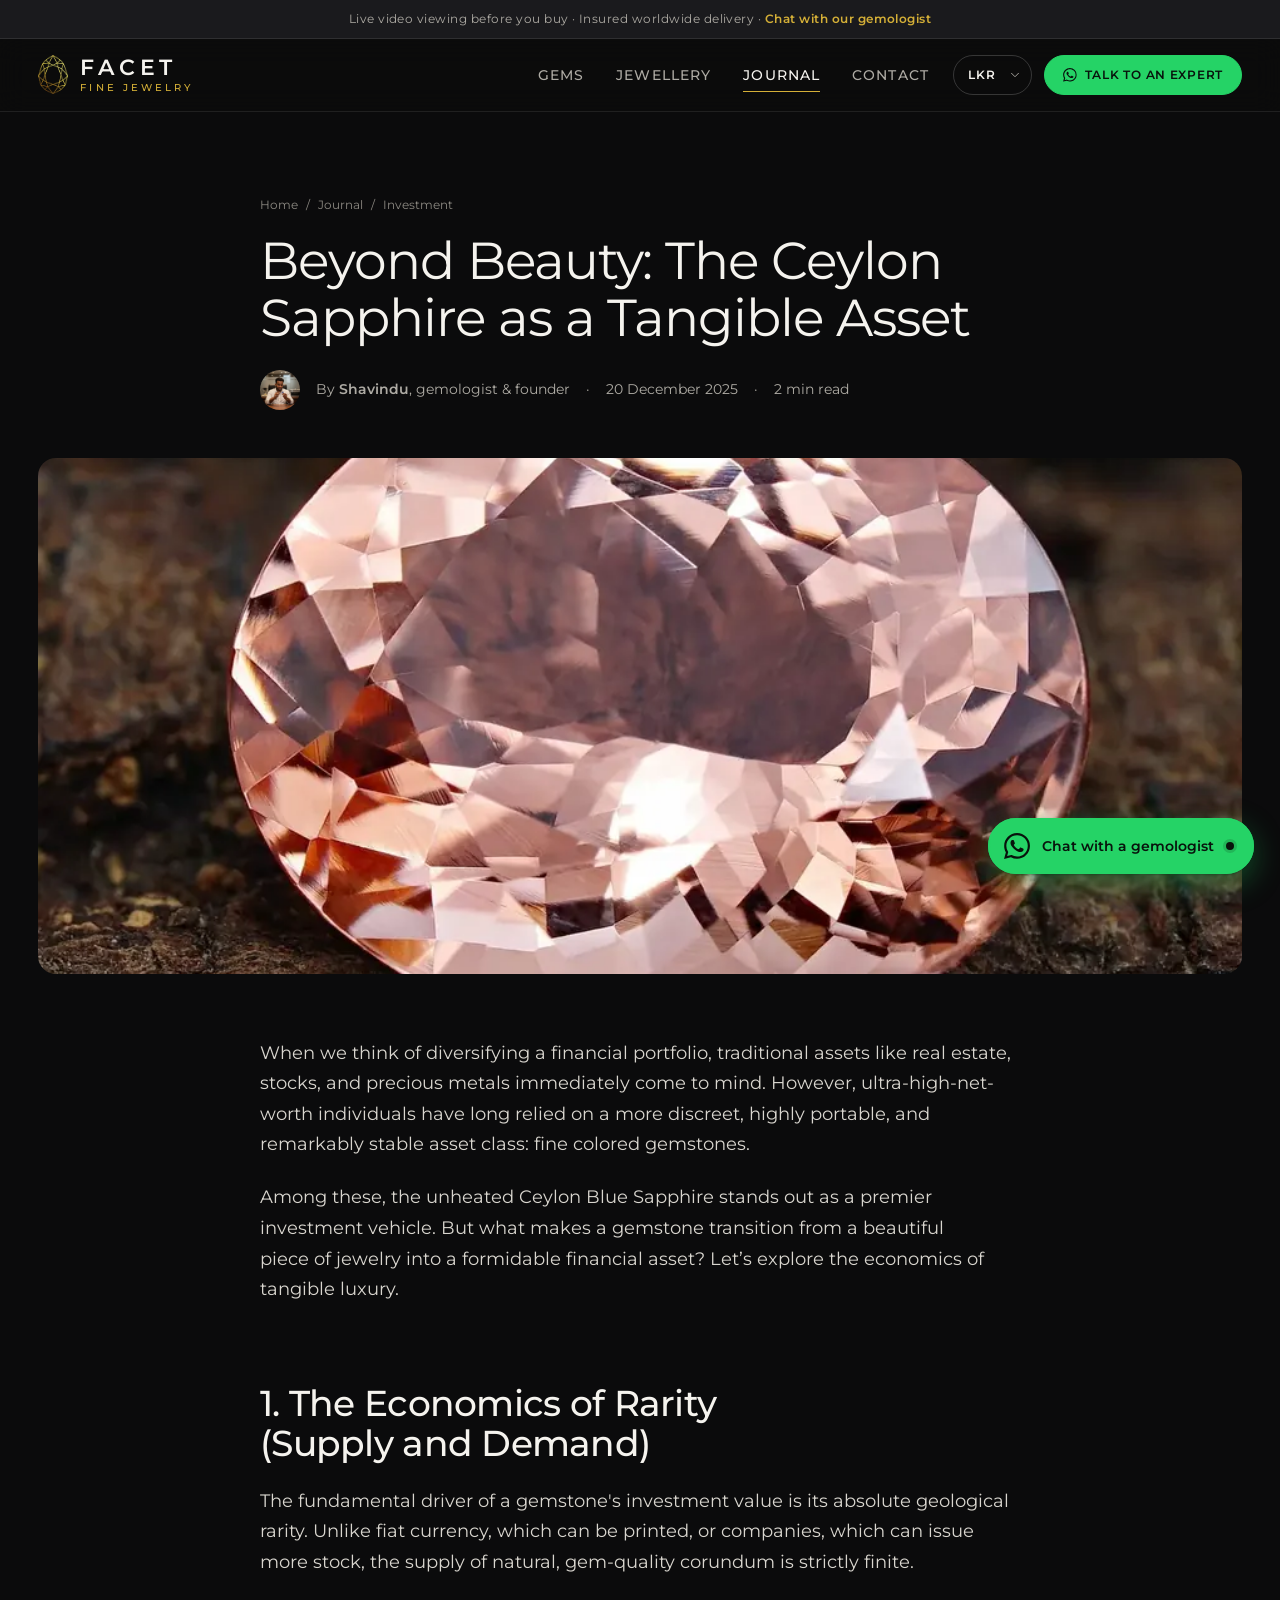
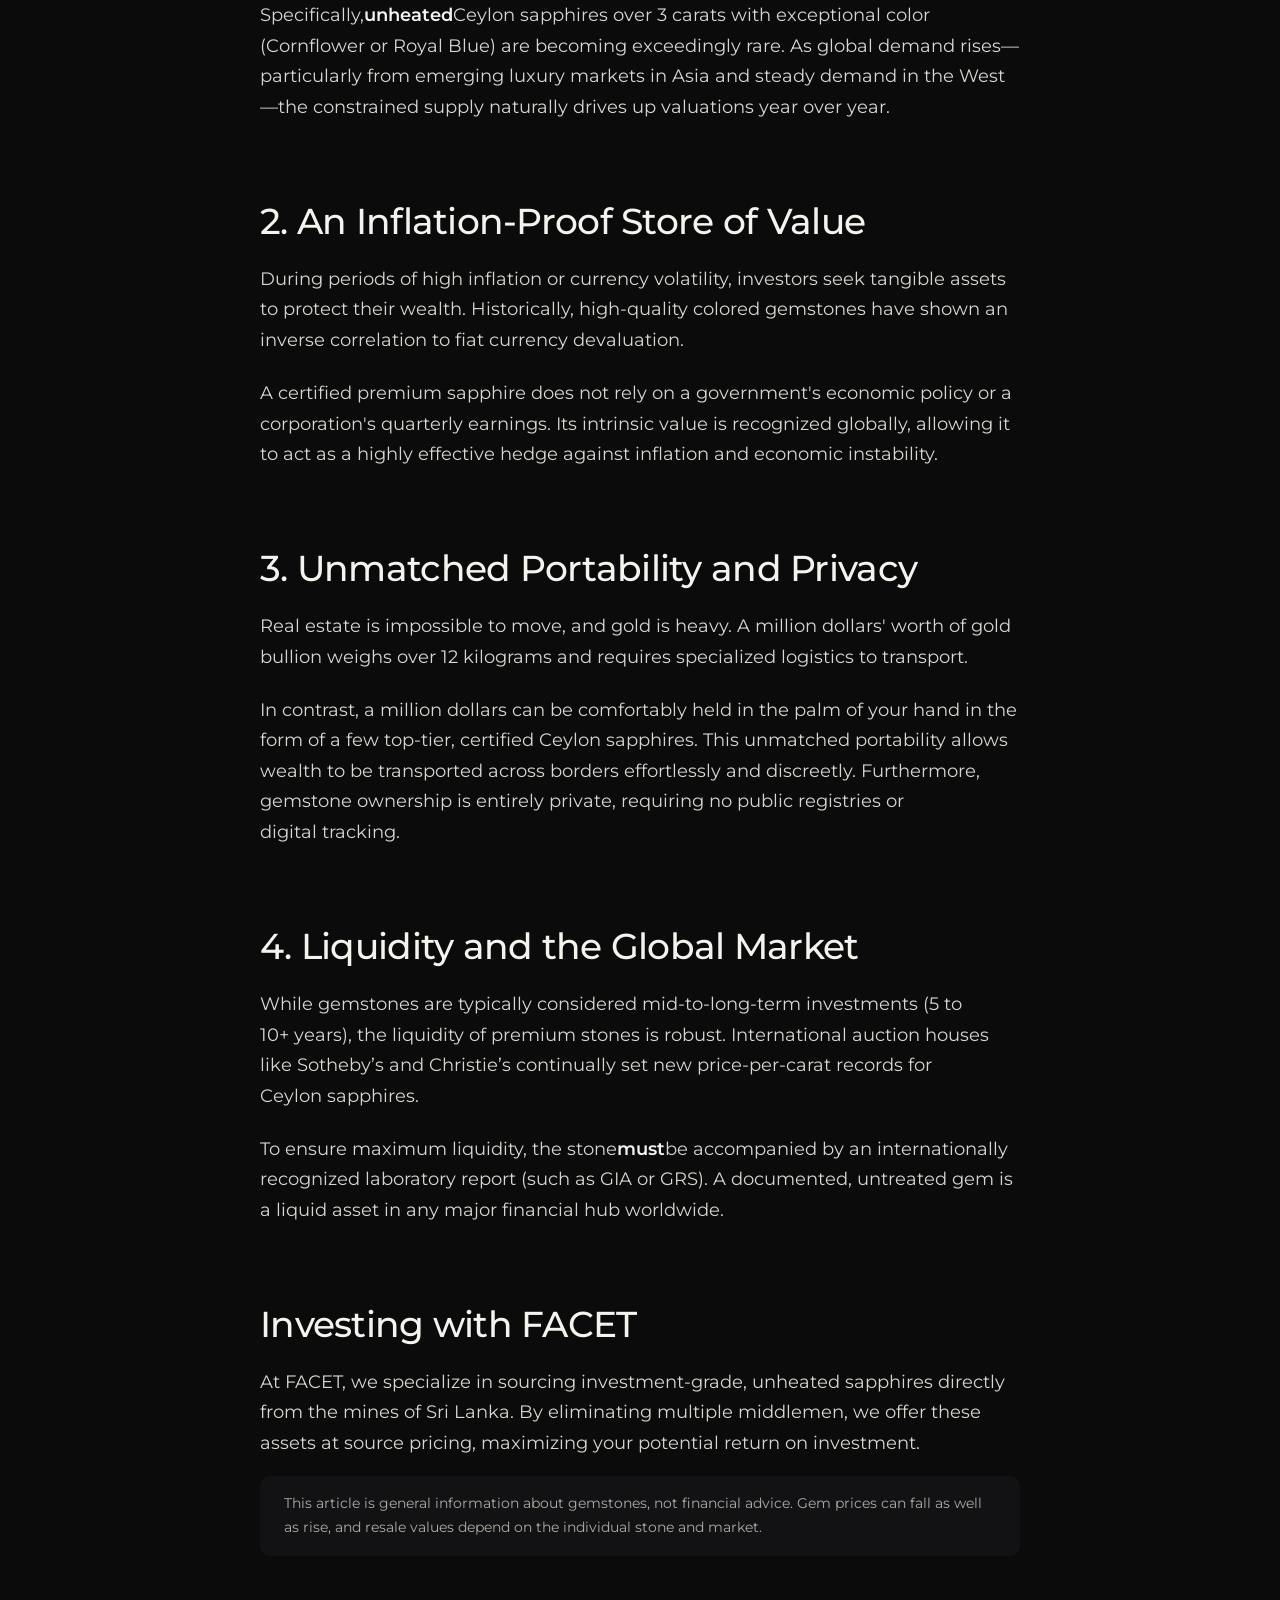
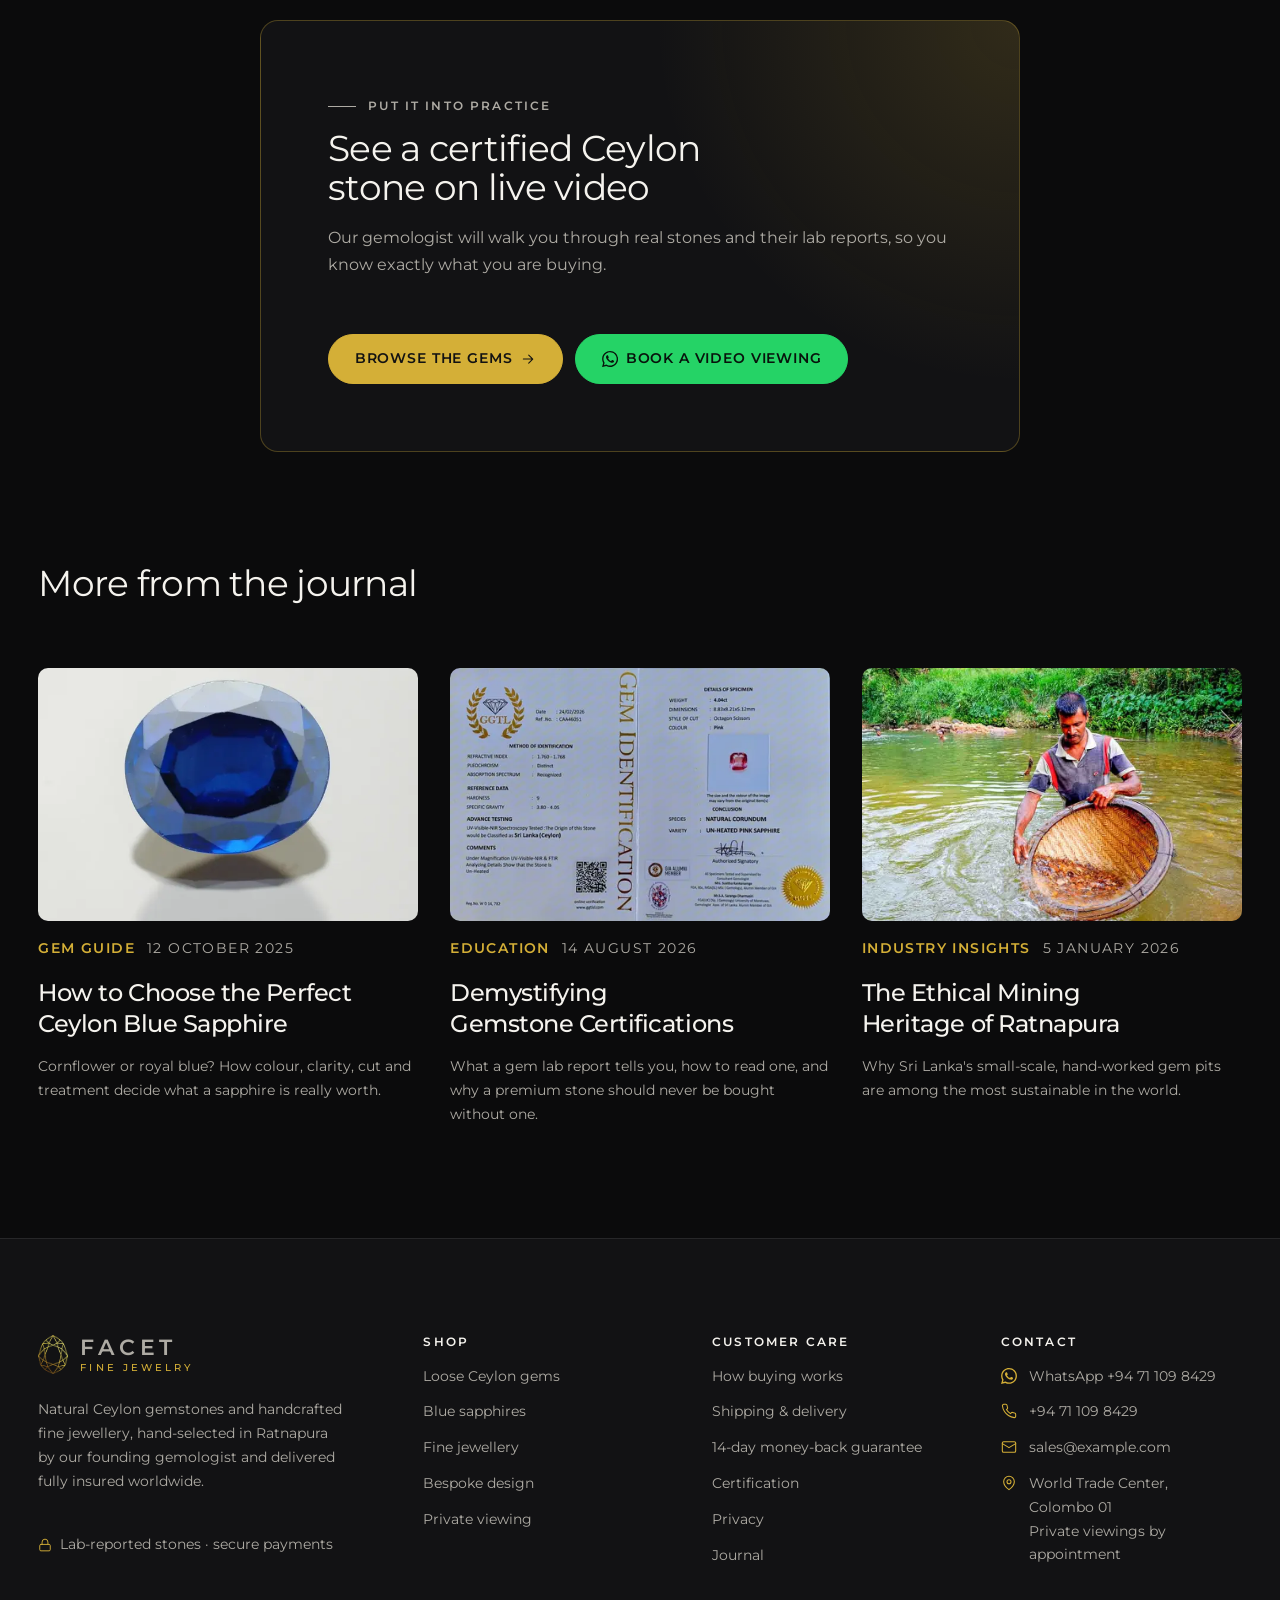
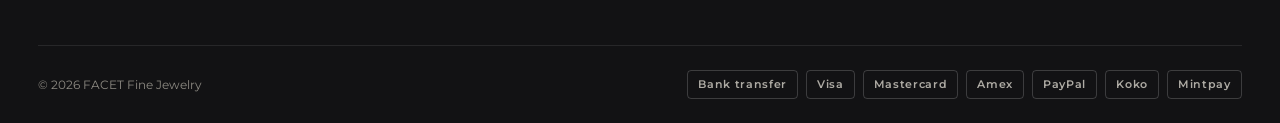
<file: article-investment.html>
<!DOCTYPE html>
<html lang="en">
<head>
  <meta charset="utf-8">
  <meta name="viewport" content="width=device-width, initial-scale=1">
  <title>The Ceylon Sapphire as a Tangible Asset | FACET Journal</title>
  <meta name="description" content="Rarity, portability and documentation: what makes some sapphires hold their value — and what to check first.">
  <link rel="canonical" href="https://facet-seven-xi.vercel.app/article-investment.html">
  <meta name="theme-color" content="#0b0b0c">
  <meta property="og:type" content="website">
  <meta property="og:site_name" content="FACET Fine Jewelry">
  <meta property="og:title" content="The Ceylon Sapphire as a Tangible Asset | FACET Journal">
  <meta property="og:description" content="Rarity, portability and documentation: what makes some sapphires hold their value — and what to check first.">
  <meta property="og:url" content="https://facet-seven-xi.vercel.app/article-investment.html">
  <meta property="og:image" content="https://facet-seven-xi.vercel.app/images/opt/gem-peach-960.webp">
  <meta name="twitter:card" content="summary_large_image">
  <link rel="icon" href="images/opt/favicon-32.png" sizes="32x32" type="image/png">
  <link rel="apple-touch-icon" href="images/opt/apple-touch-icon.png">
  <link rel="manifest" href="site.webmanifest">
  <link rel="preload" href="assets/fonts/montserrat-latin-var.woff2" as="font" type="font/woff2" crossorigin>
  <link rel="stylesheet" href="assets/css/tokens.css">
  <link rel="stylesheet" href="assets/css/base.css">
  <link rel="stylesheet" href="assets/css/components.css">
  <link rel="stylesheet" href="assets/css/pages.css">
  <script type="module" src="assets/js/main.js"></script>
  <script type="application/ld+json">{"@context":"https://schema.org","@type":"Article","headline":"Beyond Beauty: The Ceylon Sapphire as a Tangible Asset","datePublished":"2025-12-20","image":"https://facet-seven-xi.vercel.app/images/opt/gem-peach-960.webp","author":{"@type":"Person","name":"Shavindu","jobTitle":"Gemologist"},"publisher":{"@type":"Organization","name":"FACET Fine Jewelry","logo":{"@type":"ImageObject","url":"https://facet-seven-xi.vercel.app/images/opt/icon-512.png"}},"mainEntityOfPage":"https://facet-seven-xi.vercel.app/article-investment.html"}</script>
</head>
<body>
  <a class="skip-link" href="#main">Skip to content</a>
  <p class="announce">Live video viewing before you buy &middot; Insured worldwide delivery &middot; <a href="https://wa.me/94711098429?text=Hello%20FACET%21%20I%20have%20a%20question." target="_blank" rel="noopener">Chat with our gemologist</a></p>
  <header class="site-header">
    <div class="container site-header__inner">
      <a class="brand" href="index.html" aria-label="FACET Fine Jewelry — home">
        <img src="images/opt/logo-mark.webp" alt="" width="30" height="39">
        <span class="brand__name"><strong>FACET</strong><span>Fine Jewelry</span></span>
      </a>
      <nav class="nav" id="site-nav" aria-label="Main">
        <ul class="nav__list" role="list"><li><a class="nav__link" href="all-gems.html">Gems</a></li><li><a class="nav__link" href="jewellery.html">Jewellery</a></li><li><a class="nav__link" href="blog.html" aria-current="page">Journal</a></li><li><a class="nav__link" href="contact.html">Contact</a></li></ul>
        <div class="nav__cta-mobile">
          <a class="btn btn--wa btn--block" href="https://wa.me/94711098429?text=Hello%20FACET%21%20I%20would%20like%20some%20help%20choosing%20a%20gem." target="_blank" rel="noopener"><svg class="icon" aria-hidden="true" focusable="false"><use href="assets/icons.svg#i-whatsapp"/></svg> Chat on WhatsApp</a>
          <a class="btn btn--ghost btn--block" href="contact.html?interest=private-viewing"><svg class="icon" aria-hidden="true" focusable="false"><use href="assets/icons.svg#i-calendar"/></svg> Book a private viewing</a>
        </div>
      </nav>
      <div class="header-actions">
        <div class="currency"><label class="visually-hidden" for="currency-blog">Display prices in</label><select id="currency-blog" data-currency-select><option value="LKR">LKR</option><option value="USD">USD</option><option value="GBP">GBP</option><option value="EUR">EUR</option><option value="AUD">AUD</option></select><svg class="icon" aria-hidden="true" focusable="false"><use href="assets/icons.svg#i-chevron-down"/></svg></div>
        <a class="btn btn--wa btn--sm" href="https://wa.me/94711098429?text=Hello%20FACET%21%20I%20would%20like%20some%20help%20choosing%20a%20gem." target="_blank" rel="noopener"><svg class="icon" aria-hidden="true" focusable="false"><use href="assets/icons.svg#i-whatsapp"/></svg> Talk to an expert</a>
        <button class="nav-toggle" type="button" aria-expanded="false" aria-controls="site-nav" aria-label="Open menu">
          <svg class="icon icon--menu" aria-hidden="true" focusable="false"><use href="assets/icons.svg#i-menu"/></svg><svg class="icon icon--close" aria-hidden="true" focusable="false"><use href="assets/icons.svg#i-close"/></svg>
        </button>
      </div>
    </div>
  </header>

  <main id="main">
    <article>
      <header class="article-hero">
        <div class="container container--narrow">
          <nav class="breadcrumbs" aria-label="Breadcrumb"><ol><li><a href="index.html">Home</a></li><li><a href="blog.html">Journal</a></li><li aria-current="page">Investment</li></ol></nav>
          <h1>Beyond Beauty: The Ceylon Sapphire as a Tangible Asset</h1>
          <div class="article-meta">
            <img src="images/opt/founder-400.webp" alt="" width="400" height="600">
            <span>By <strong>Shavindu</strong>, gemologist &amp; founder</span>
            <span>&middot;</span><time datetime="2025-12-20">20 December 2025</time>
            <span>&middot;</span><span>2 min read</span>
          </div>
        </div>
      </header>
      <div class="container">
        <figure class="article-cover"><img src="images/opt/gem-peach-960.webp" srcset="images/opt/gem-peach-640.webp 640w, images/opt/gem-peach-960.webp 960w" sizes="(max-width: 1240px) 100vw, 1240px" alt="A faceted peach-coloured sapphire" width="960" height="960" fetchpriority="high"></figure>
      </div>
      <div class="container container--narrow prose">
          
          <p>When we think of diversifying a financial portfolio, traditional assets like real estate, stocks, and precious metals immediately come to mind. However, ultra-high-net-worth individuals have long relied on a more discreet, highly portable, and remarkably stable asset class: fine colored gemstones.</p>
          <p>Among these, the unheated Ceylon Blue Sapphire stands out as a premier investment vehicle. But what makes a gemstone transition from a beautiful piece of jewelry into a formidable financial asset? Let’s explore the economics of tangible luxury.</p>
          <h2>1. The Economics of Rarity (Supply and Demand)</h2>
          <p>The fundamental driver of a gemstone's investment value is its absolute geological rarity. Unlike fiat currency, which can be printed, or companies, which can issue more stock, the supply of natural, gem-quality corundum is strictly finite.</p>
          <p>Specifically,<strong>unheated</strong>Ceylon sapphires over 3 carats with exceptional color (Cornflower or Royal Blue) are becoming exceedingly rare. As global demand rises—particularly from emerging luxury markets in Asia and steady demand in the West—the constrained supply naturally drives up valuations year over year.</p>
          <h2>2. An Inflation-Proof Store of Value</h2>
          <p>During periods of high inflation or currency volatility, investors seek tangible assets to protect their wealth. Historically, high-quality colored gemstones have shown an inverse correlation to fiat currency devaluation.</p>
          <p>A certified premium sapphire does not rely on a government's economic policy or a corporation's quarterly earnings. Its intrinsic value is recognized globally, allowing it to act as a highly effective hedge against inflation and economic instability.</p>
          <h2>3. Unmatched Portability and Privacy</h2>
          <p>Real estate is impossible to move, and gold is heavy. A million dollars' worth of gold bullion weighs over 12 kilograms and requires specialized logistics to transport.</p>
          <p>In contrast, a million dollars can be comfortably held in the palm of your hand in the form of a few top-tier, certified Ceylon sapphires. This unmatched portability allows wealth to be transported across borders effortlessly and discreetly. Furthermore, gemstone ownership is entirely private, requiring no public registries or digital tracking.</p>
          <h2>4. Liquidity and the Global Market</h2>
          <p>While gemstones are typically considered mid-to-long-term investments (5 to 10+ years), the liquidity of premium stones is robust. International auction houses like Sotheby’s and Christie’s continually set new price-per-carat records for Ceylon sapphires.</p>
          <p>To ensure maximum liquidity, the stone<strong>must</strong>be accompanied by an internationally recognized laboratory report (such as GIA or GRS). A documented, untreated gem is a liquid asset in any major financial hub worldwide.</p>
          <h2>Investing with FACET</h2>
          <p>At FACET, we specialize in sourcing investment-grade, unheated sapphires directly from the mines of Sri Lanka. By eliminating multiple middlemen, we offer these assets at source pricing, maximizing your potential return on investment.</p>
          <p class="note">This article is general information about gemstones, not financial advice. Gem prices can fall as well as rise, and resale values depend on the individual stone and market.</p>
      </div>
    </article>
    <div class="container container--narrow article-cta">
      <div class="cta-band" style="grid-template-columns:1fr">
        <div>
          <p class="eyebrow">Put it into practice</p>
          <h2>See a certified Ceylon stone on live video</h2>
          <p>Our gemologist will walk you through real stones and their lab reports, so you know exactly what you are buying.</p>
        </div>
        <div class="hero__ctas">
          <a class="btn btn--primary" href="all-gems.html">Browse the gems <svg class="icon icon--arrow" aria-hidden="true" focusable="false"><use href="assets/icons.svg#i-arrow"/></svg></a>
          <a class="btn btn--wa" href="https://wa.me/94711098429?text=Hello%20FACET%21%20I%20read%20your%20journal%20and%20would%20like%20to%20see%20some%20stones%20on%20video." target="_blank" rel="noopener"><svg class="icon" aria-hidden="true" focusable="false"><use href="assets/icons.svg#i-whatsapp"/></svg> Book a video viewing</a>
        </div>
      </div>
    </div>
    <section class="section" aria-labelledby="more-title">
      <div class="container">
        <h2 id="more-title" class="section-head" style="font-size:var(--fs-xl)">More from the journal</h2>
        <div class="post-grid" data-reveal-group>
          <article class="post-card" data-reveal>
            <div class="post-card__media"><img src="images/opt/cat-gems-640.webp" srcset="images/opt/cat-gems-640.webp 640w, images/opt/cat-gems-960.webp 960w" sizes="(max-width: 700px) 100vw, 400px" alt="A vivid blue oval Ceylon sapphire" width="960" height="960" loading="lazy" decoding="async"></div>
            <p class="post-card__meta"><span>Gem guide</span><time datetime="2025-10-12">12 October 2025</time></p>
            <h3><a href="article-sapphire-guide.html">How to Choose the Perfect Ceylon Blue Sapphire</a></h3>
            <p>Cornflower or royal blue? How colour, clarity, cut and treatment decide what a sapphire is really worth.</p>
          </article>
          <article class="post-card" data-reveal>
            <div class="post-card__media"><img src="images/opt/certificate-480.webp" srcset="images/opt/certificate-480.webp 480w, images/opt/certificate-960.webp 960w" sizes="(max-width: 700px) 100vw, 400px" alt="A gemmological identification report" width="960" height="646" loading="lazy" decoding="async"></div>
            <p class="post-card__meta"><span>Education</span><time datetime="2026-08-14">14 August 2026</time></p>
            <h3><a href="article-certifications.html">Demystifying Gemstone Certifications</a></h3>
            <p>What a gem lab report tells you, how to read one, and why a premium stone should never be bought without one.</p>
          </article>
          <article class="post-card" data-reveal>
            <div class="post-card__media"><img src="images/opt/source-river-900.webp" srcset="images/opt/source-river-900.webp 900w" sizes="(max-width: 700px) 100vw, 400px" alt="A gem miner panning river gravel in Ratnapura" width="900" height="600" loading="lazy" decoding="async"></div>
            <p class="post-card__meta"><span>Industry insights</span><time datetime="2026-01-05">5 January 2026</time></p>
            <h3><a href="article-ethical-mining.html">The Ethical Mining Heritage of Ratnapura</a></h3>
            <p>Why Sri Lanka&#x27;s small-scale, hand-worked gem pits are among the most sustainable in the world.</p>
          </article>
        </div>
      </div>
    </section>
  </main>

  <footer class="site-footer">
    <div class="container">
      <div class="footer-grid">
        <div class="footer-about">
          <a class="brand" href="index.html" aria-label="FACET Fine Jewelry — home">
            <img src="images/opt/logo-mark.webp" alt="" width="30" height="39" loading="lazy">
            <span class="brand__name"><strong>FACET</strong><span>Fine Jewelry</span></span>
          </a>
          <p>Natural Ceylon gemstones and handcrafted fine jewellery, hand-selected in Ratnapura by our founding gemologist and delivered fully insured worldwide.</p>
          <p class="secure-note"><svg class="icon" aria-hidden="true" focusable="false"><use href="assets/icons.svg#i-lock"/></svg> Lab-reported stones &middot; secure payments</p>
        </div>
        <div>
          <h2>Shop</h2>
          <ul role="list">
            <li><a href="all-gems.html">Loose Ceylon gems</a></li>
            <li><a href="all-gems.html?type=blue">Blue sapphires</a></li>
            <li><a href="jewellery.html">Fine jewellery</a></li>
            <li><a href="contact.html?interest=custom-jewellery">Bespoke design</a></li>
            <li><a href="contact.html?interest=private-viewing">Private viewing</a></li>
          </ul>
        </div>
        <div>
          <h2>Customer care</h2>
          <ul role="list">
            <li><a href="index.html#how-it-works">How buying works</a></li>
            <li><a href="policies.html#shipping">Shipping &amp; delivery</a></li>
            <li><a href="policies.html#returns">14-day money-back guarantee</a></li>
            <li><a href="policies.html#certification">Certification</a></li>
            <li><a href="policies.html#privacy">Privacy</a></li>
            <li><a href="blog.html">Journal</a></li>
          </ul>
        </div>
        <div>
          <h2>Contact</h2>
          <ul role="list" class="footer-contact">
            <li><svg class="icon" aria-hidden="true" focusable="false"><use href="assets/icons.svg#i-whatsapp"/></svg><a href="https://wa.me/94711098429?text=Hello%20FACET%21" target="_blank" rel="noopener">WhatsApp +94 71 109 8429</a></li>
            <li><svg class="icon" aria-hidden="true" focusable="false"><use href="assets/icons.svg#i-phone"/></svg><a href="tel:+94711098429">+94 71 109 8429</a></li>
            <li><svg class="icon" aria-hidden="true" focusable="false"><use href="assets/icons.svg#i-mail"/></svg><a href="mailto:sales@example.com">sales@example.com</a></li>
            <li><svg class="icon" aria-hidden="true" focusable="false"><use href="assets/icons.svg#i-pin"/></svg><span>World Trade Center, Colombo 01<br>Private viewings by appointment</span></li>
          </ul>
        </div>
      </div>
      <div class="footer-bottom">
        <p>&copy; <span data-year>2026</span> FACET Fine Jewelry</p>
        <ul class="payments" role="list" aria-label="Accepted payment methods">
          <li>Bank transfer</li><li>Visa</li><li>Mastercard</li><li>Amex</li><li>PayPal</li><li>Koko</li><li>Mintpay</li>
        </ul>
      </div>
    </div>
  </footer>

  <a class="wa-fab" href="https://wa.me/94711098429?text=Hello%20FACET%21%20I%20have%20a%20question." target="_blank" rel="noopener" aria-label="Chat with our gemologist on WhatsApp">
    <svg class="icon" aria-hidden="true" focusable="false"><use href="assets/icons.svg#i-whatsapp"/></svg><span class="wa-fab__label">Chat with a gemologist</span><span class="wa-fab__online" aria-hidden="true"></span>
  </a>
</body>
</html>
</file>
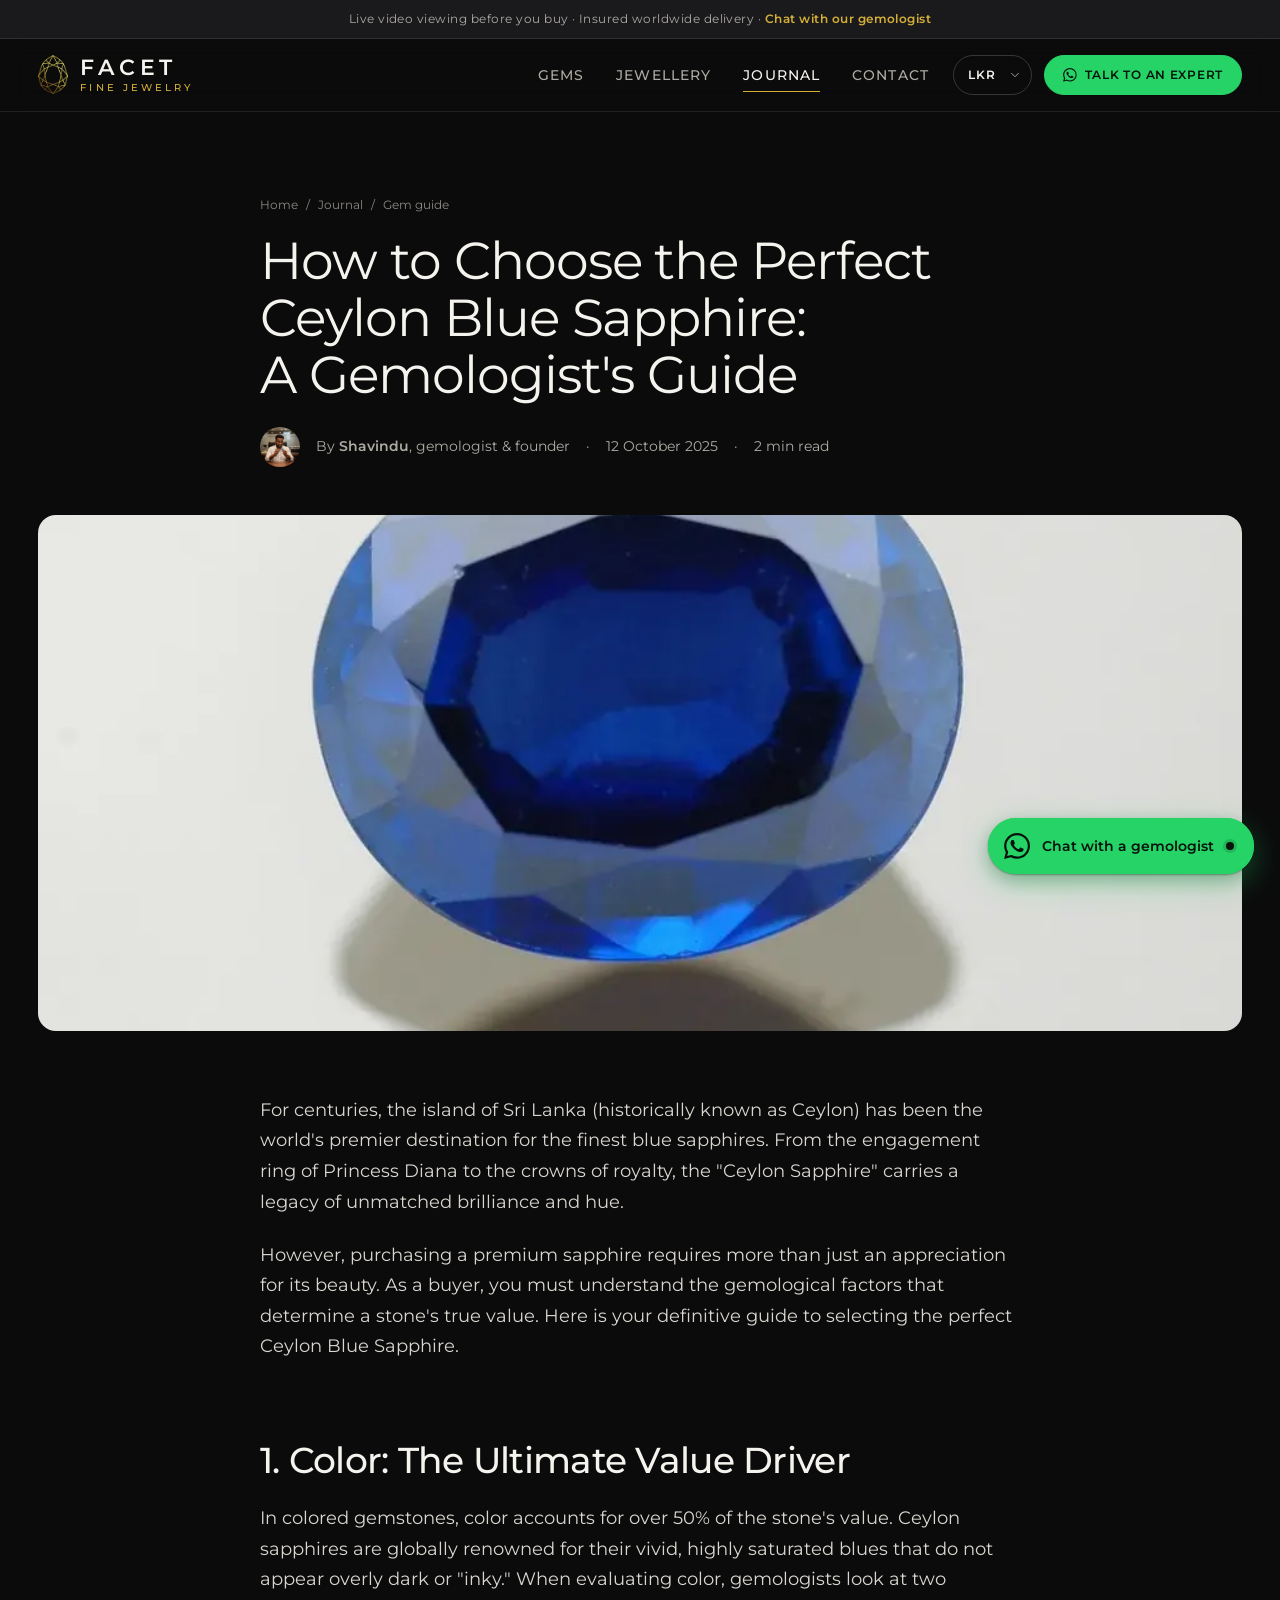
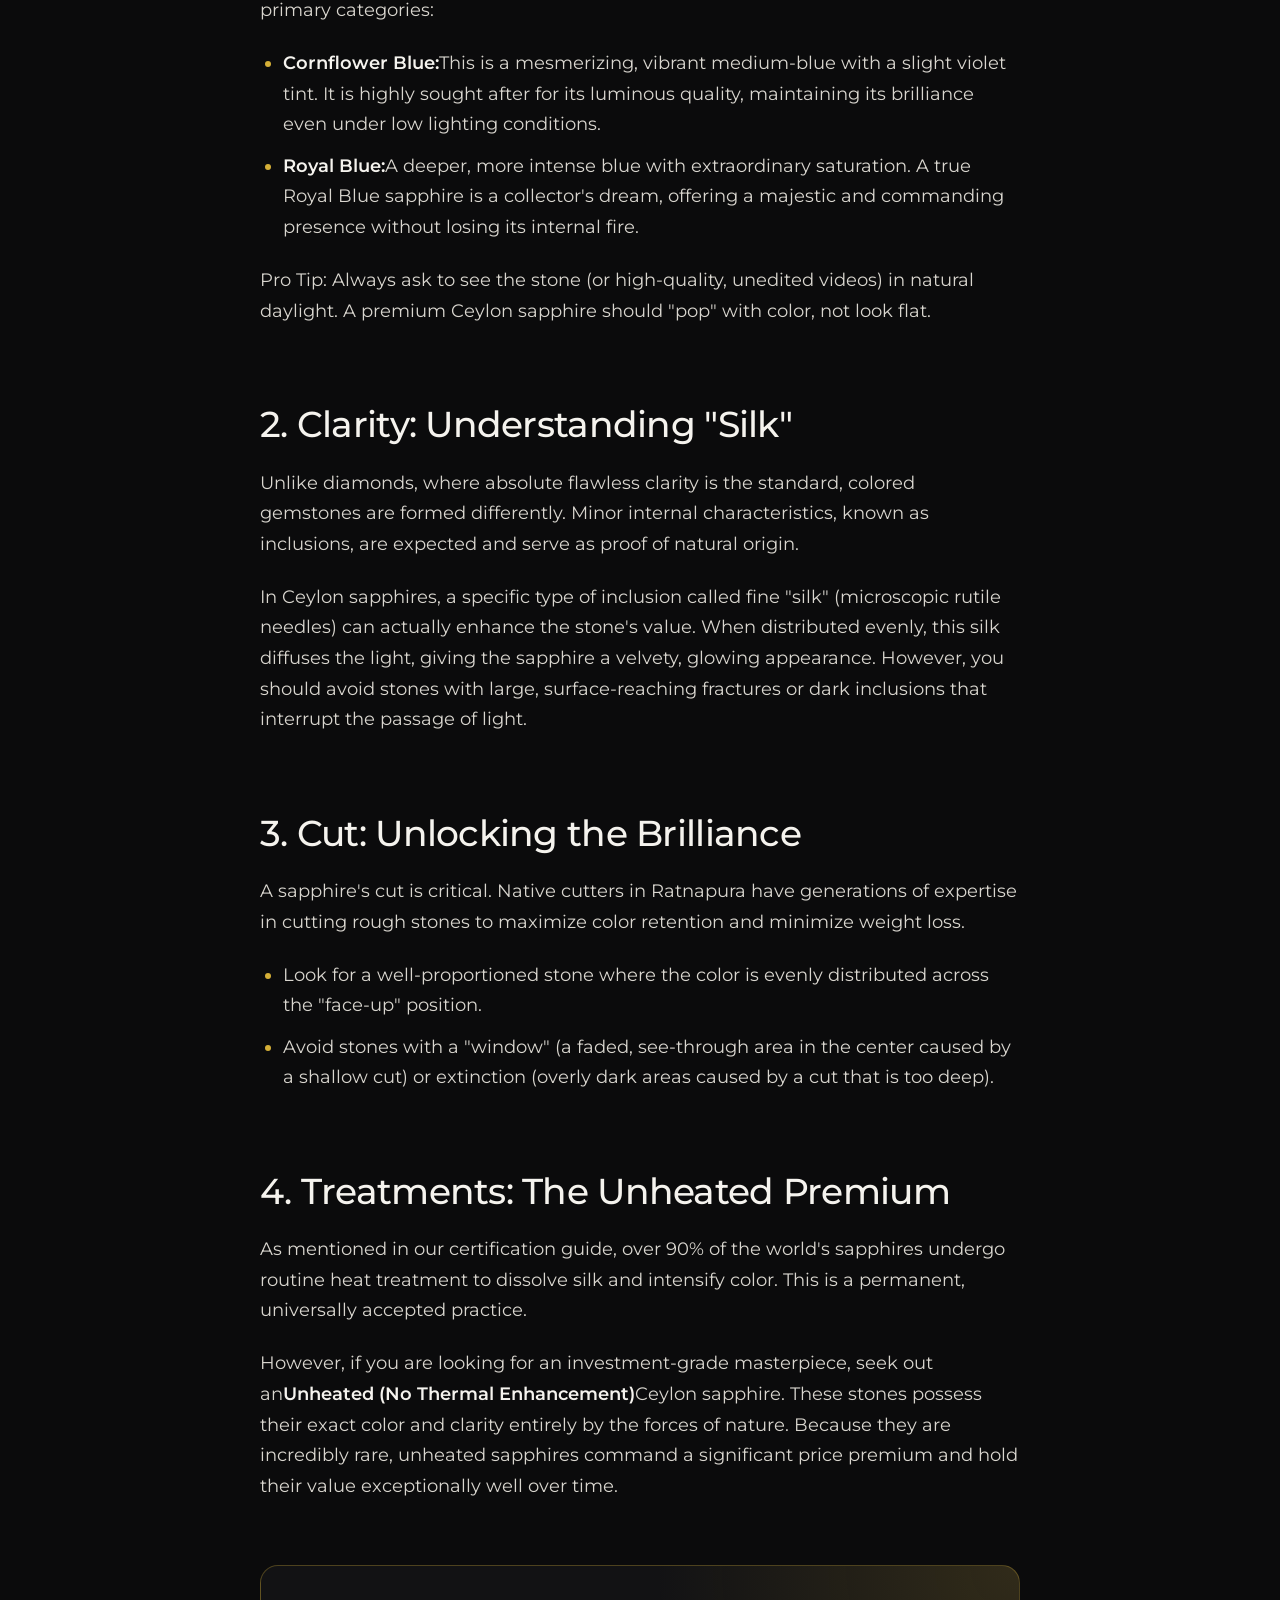
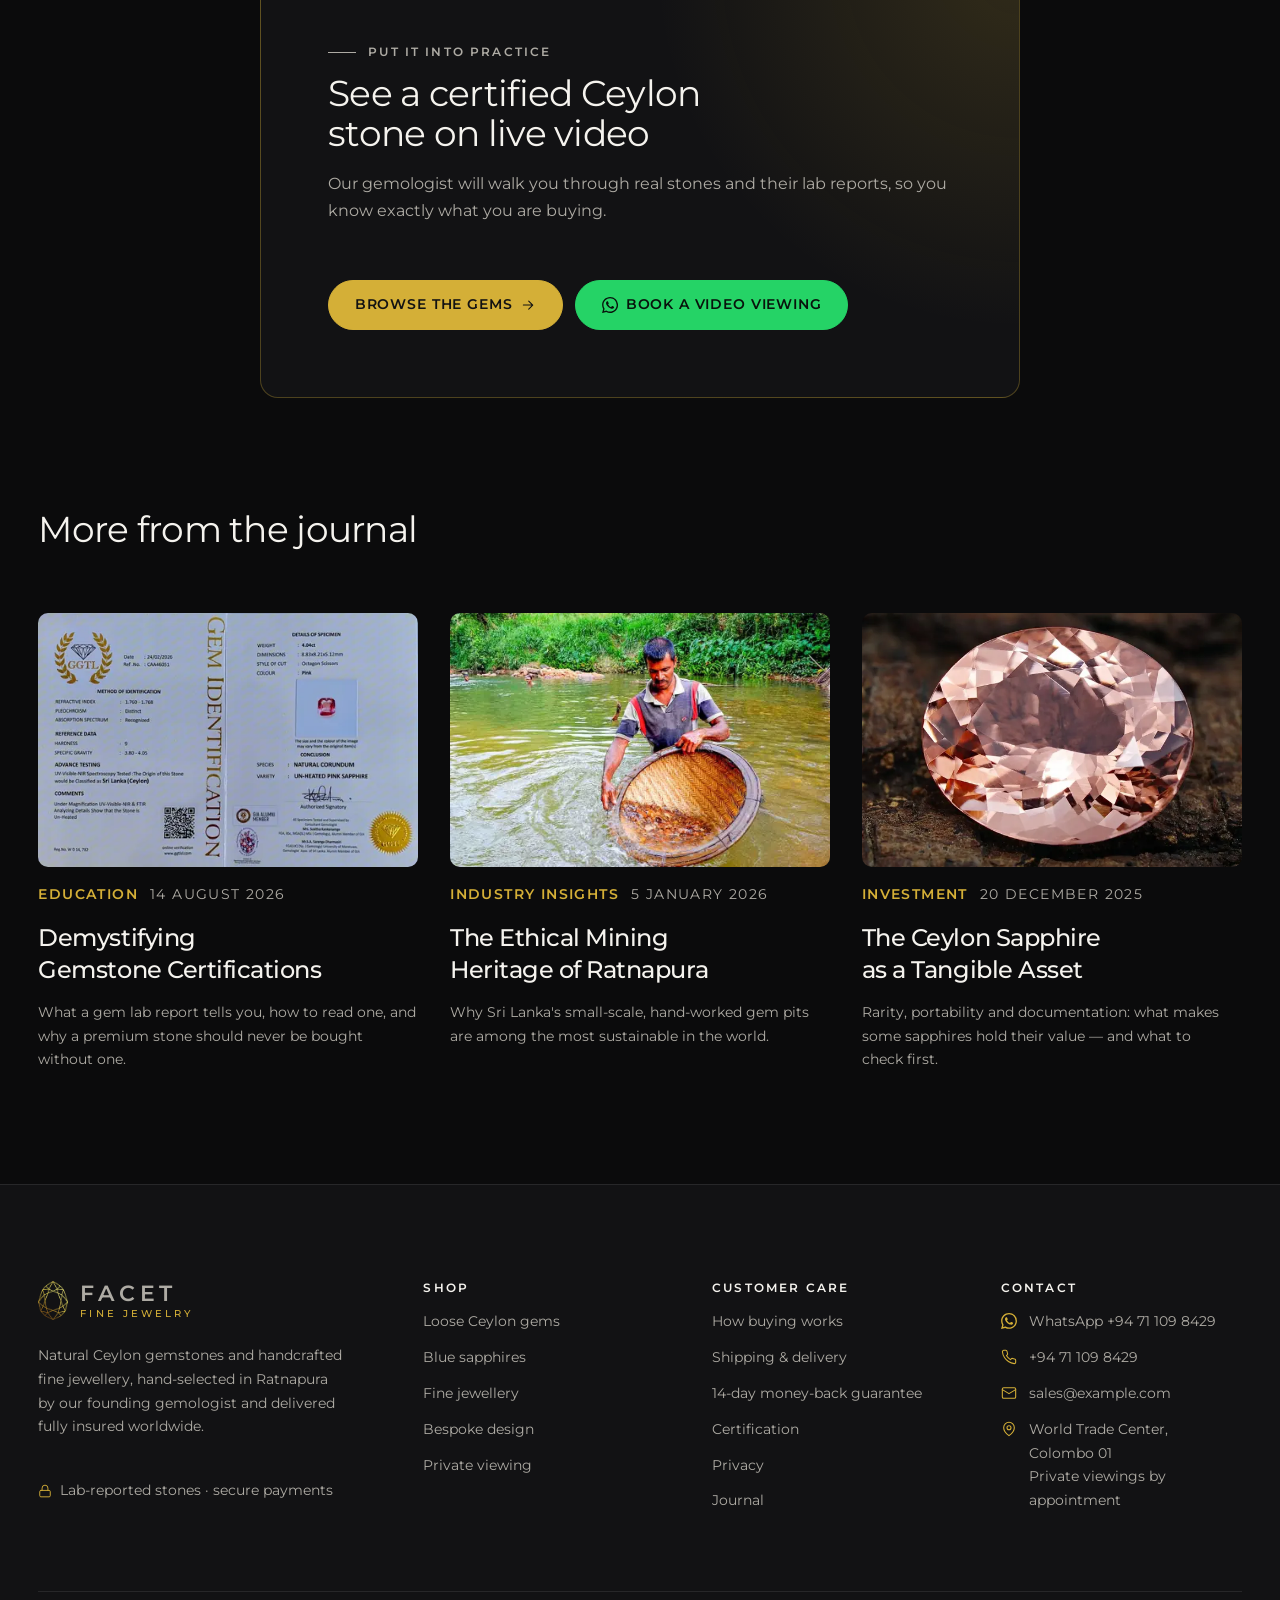
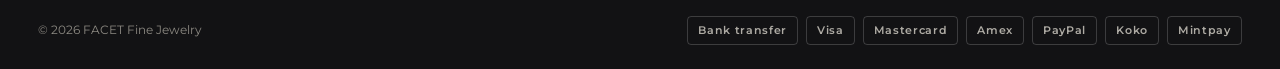
<file: article-sapphire-guide.html>
<!DOCTYPE html>
<html lang="en">
<head>
  <meta charset="utf-8">
  <meta name="viewport" content="width=device-width, initial-scale=1">
  <title>How to Choose the Perfect Ceylon Blue Sapphire | FACET Journal</title>
  <meta name="description" content="Cornflower or royal blue? How colour, clarity, cut and treatment decide what a sapphire is really worth.">
  <link rel="canonical" href="https://facet-seven-xi.vercel.app/article-sapphire-guide.html">
  <meta name="theme-color" content="#0b0b0c">
  <meta property="og:type" content="website">
  <meta property="og:site_name" content="FACET Fine Jewelry">
  <meta property="og:title" content="How to Choose the Perfect Ceylon Blue Sapphire | FACET Journal">
  <meta property="og:description" content="Cornflower or royal blue? How colour, clarity, cut and treatment decide what a sapphire is really worth.">
  <meta property="og:url" content="https://facet-seven-xi.vercel.app/article-sapphire-guide.html">
  <meta property="og:image" content="https://facet-seven-xi.vercel.app/images/opt/cat-gems-960.webp">
  <meta name="twitter:card" content="summary_large_image">
  <link rel="icon" href="images/opt/favicon-32.png" sizes="32x32" type="image/png">
  <link rel="apple-touch-icon" href="images/opt/apple-touch-icon.png">
  <link rel="manifest" href="site.webmanifest">
  <link rel="preload" href="assets/fonts/montserrat-latin-var.woff2" as="font" type="font/woff2" crossorigin>
  <link rel="stylesheet" href="assets/css/tokens.css">
  <link rel="stylesheet" href="assets/css/base.css">
  <link rel="stylesheet" href="assets/css/components.css">
  <link rel="stylesheet" href="assets/css/pages.css">
  <script type="module" src="assets/js/main.js"></script>
  <script type="application/ld+json">{"@context":"https://schema.org","@type":"Article","headline":"How to Choose the Perfect Ceylon Blue Sapphire: A Gemologist's Guide","datePublished":"2025-10-12","image":"https://facet-seven-xi.vercel.app/images/opt/cat-gems-960.webp","author":{"@type":"Person","name":"Shavindu","jobTitle":"Gemologist"},"publisher":{"@type":"Organization","name":"FACET Fine Jewelry","logo":{"@type":"ImageObject","url":"https://facet-seven-xi.vercel.app/images/opt/icon-512.png"}},"mainEntityOfPage":"https://facet-seven-xi.vercel.app/article-sapphire-guide.html"}</script>
</head>
<body>
  <a class="skip-link" href="#main">Skip to content</a>
  <p class="announce">Live video viewing before you buy &middot; Insured worldwide delivery &middot; <a href="https://wa.me/94711098429?text=Hello%20FACET%21%20I%20have%20a%20question." target="_blank" rel="noopener">Chat with our gemologist</a></p>
  <header class="site-header">
    <div class="container site-header__inner">
      <a class="brand" href="index.html" aria-label="FACET Fine Jewelry — home">
        <img src="images/opt/logo-mark.webp" alt="" width="30" height="39">
        <span class="brand__name"><strong>FACET</strong><span>Fine Jewelry</span></span>
      </a>
      <nav class="nav" id="site-nav" aria-label="Main">
        <ul class="nav__list" role="list"><li><a class="nav__link" href="all-gems.html">Gems</a></li><li><a class="nav__link" href="jewellery.html">Jewellery</a></li><li><a class="nav__link" href="blog.html" aria-current="page">Journal</a></li><li><a class="nav__link" href="contact.html">Contact</a></li></ul>
        <div class="nav__cta-mobile">
          <a class="btn btn--wa btn--block" href="https://wa.me/94711098429?text=Hello%20FACET%21%20I%20would%20like%20some%20help%20choosing%20a%20gem." target="_blank" rel="noopener"><svg class="icon" aria-hidden="true" focusable="false"><use href="assets/icons.svg#i-whatsapp"/></svg> Chat on WhatsApp</a>
          <a class="btn btn--ghost btn--block" href="contact.html?interest=private-viewing"><svg class="icon" aria-hidden="true" focusable="false"><use href="assets/icons.svg#i-calendar"/></svg> Book a private viewing</a>
        </div>
      </nav>
      <div class="header-actions">
        <div class="currency"><label class="visually-hidden" for="currency-blog">Display prices in</label><select id="currency-blog" data-currency-select><option value="LKR">LKR</option><option value="USD">USD</option><option value="GBP">GBP</option><option value="EUR">EUR</option><option value="AUD">AUD</option></select><svg class="icon" aria-hidden="true" focusable="false"><use href="assets/icons.svg#i-chevron-down"/></svg></div>
        <a class="btn btn--wa btn--sm" href="https://wa.me/94711098429?text=Hello%20FACET%21%20I%20would%20like%20some%20help%20choosing%20a%20gem." target="_blank" rel="noopener"><svg class="icon" aria-hidden="true" focusable="false"><use href="assets/icons.svg#i-whatsapp"/></svg> Talk to an expert</a>
        <button class="nav-toggle" type="button" aria-expanded="false" aria-controls="site-nav" aria-label="Open menu">
          <svg class="icon icon--menu" aria-hidden="true" focusable="false"><use href="assets/icons.svg#i-menu"/></svg><svg class="icon icon--close" aria-hidden="true" focusable="false"><use href="assets/icons.svg#i-close"/></svg>
        </button>
      </div>
    </div>
  </header>

  <main id="main">
    <article>
      <header class="article-hero">
        <div class="container container--narrow">
          <nav class="breadcrumbs" aria-label="Breadcrumb"><ol><li><a href="index.html">Home</a></li><li><a href="blog.html">Journal</a></li><li aria-current="page">Gem guide</li></ol></nav>
          <h1>How to Choose the Perfect Ceylon Blue Sapphire: A Gemologist&#x27;s Guide</h1>
          <div class="article-meta">
            <img src="images/opt/founder-400.webp" alt="" width="400" height="600">
            <span>By <strong>Shavindu</strong>, gemologist &amp; founder</span>
            <span>&middot;</span><time datetime="2025-10-12">12 October 2025</time>
            <span>&middot;</span><span>2 min read</span>
          </div>
        </div>
      </header>
      <div class="container">
        <figure class="article-cover"><img src="images/opt/cat-gems-960.webp" srcset="images/opt/cat-gems-640.webp 640w, images/opt/cat-gems-960.webp 960w" sizes="(max-width: 1240px) 100vw, 1240px" alt="A vivid blue oval Ceylon sapphire" width="960" height="960" fetchpriority="high"></figure>
      </div>
      <div class="container container--narrow prose">
          
          <p>For centuries, the island of Sri Lanka (historically known as Ceylon) has been the world's premier destination for the finest blue sapphires. From the engagement ring of Princess Diana to the crowns of royalty, the "Ceylon Sapphire" carries a legacy of unmatched brilliance and hue.</p>
          <p>However, purchasing a premium sapphire requires more than just an appreciation for its beauty. As a buyer, you must understand the gemological factors that determine a stone's true value. Here is your definitive guide to selecting the perfect Ceylon Blue Sapphire.</p>
          <h2>1. Color: The Ultimate Value Driver</h2>
          <p>In colored gemstones, color accounts for over 50% of the stone's value. Ceylon sapphires are globally renowned for their vivid, highly saturated blues that do not appear overly dark or "inky." When evaluating color, gemologists look at two primary categories:</p>
          <ul>
          <li><strong>Cornflower Blue:</strong>This is a mesmerizing, vibrant medium-blue with a slight violet tint. It is highly sought after for its luminous quality, maintaining its brilliance even under low lighting conditions.</li>
          <li><strong>Royal Blue:</strong>A deeper, more intense blue with extraordinary saturation. A true Royal Blue sapphire is a collector's dream, offering a majestic and commanding presence without losing its internal fire.</li></ul>
          <p>Pro Tip: Always ask to see the stone (or high-quality, unedited videos) in natural daylight. A premium Ceylon sapphire should "pop" with color, not look flat.</p>
          <h2>2. Clarity: Understanding "Silk"</h2>
          <p>Unlike diamonds, where absolute flawless clarity is the standard, colored gemstones are formed differently. Minor internal characteristics, known as inclusions, are expected and serve as proof of natural origin.</p>
          <p>In Ceylon sapphires, a specific type of inclusion called fine "silk" (microscopic rutile needles) can actually enhance the stone's value. When distributed evenly, this silk diffuses the light, giving the sapphire a velvety, glowing appearance. However, you should avoid stones with large, surface-reaching fractures or dark inclusions that interrupt the passage of light.</p>
          <h2>3. Cut: Unlocking the Brilliance</h2>
          <p>A sapphire's cut is critical. Native cutters in Ratnapura have generations of expertise in cutting rough stones to maximize color retention and minimize weight loss.</p>
          <ul>
          <li>Look for a well-proportioned stone where the color is evenly distributed across the "face-up" position.</li>
          <li>Avoid stones with a "window" (a faded, see-through area in the center caused by a shallow cut) or extinction (overly dark areas caused by a cut that is too deep).</li></ul>
          <h2>4. Treatments: The Unheated Premium</h2>
          <p>As mentioned in our certification guide, over 90% of the world's sapphires undergo routine heat treatment to dissolve silk and intensify color. This is a permanent, universally accepted practice.</p>
          <p>However, if you are looking for an investment-grade masterpiece, seek out an<strong>Unheated (No Thermal Enhancement)</strong>Ceylon sapphire. These stones possess their exact color and clarity entirely by the forces of nature. Because they are incredibly rare, unheated sapphires command a significant price premium and hold their value exceptionally well over time.</p>
      </div>
    </article>
    <div class="container container--narrow article-cta">
      <div class="cta-band" style="grid-template-columns:1fr">
        <div>
          <p class="eyebrow">Put it into practice</p>
          <h2>See a certified Ceylon stone on live video</h2>
          <p>Our gemologist will walk you through real stones and their lab reports, so you know exactly what you are buying.</p>
        </div>
        <div class="hero__ctas">
          <a class="btn btn--primary" href="all-gems.html">Browse the gems <svg class="icon icon--arrow" aria-hidden="true" focusable="false"><use href="assets/icons.svg#i-arrow"/></svg></a>
          <a class="btn btn--wa" href="https://wa.me/94711098429?text=Hello%20FACET%21%20I%20read%20your%20journal%20and%20would%20like%20to%20see%20some%20stones%20on%20video." target="_blank" rel="noopener"><svg class="icon" aria-hidden="true" focusable="false"><use href="assets/icons.svg#i-whatsapp"/></svg> Book a video viewing</a>
        </div>
      </div>
    </div>
    <section class="section" aria-labelledby="more-title">
      <div class="container">
        <h2 id="more-title" class="section-head" style="font-size:var(--fs-xl)">More from the journal</h2>
        <div class="post-grid" data-reveal-group>
          <article class="post-card" data-reveal>
            <div class="post-card__media"><img src="images/opt/certificate-480.webp" srcset="images/opt/certificate-480.webp 480w, images/opt/certificate-960.webp 960w" sizes="(max-width: 700px) 100vw, 400px" alt="A gemmological identification report" width="960" height="646" loading="lazy" decoding="async"></div>
            <p class="post-card__meta"><span>Education</span><time datetime="2026-08-14">14 August 2026</time></p>
            <h3><a href="article-certifications.html">Demystifying Gemstone Certifications</a></h3>
            <p>What a gem lab report tells you, how to read one, and why a premium stone should never be bought without one.</p>
          </article>
          <article class="post-card" data-reveal>
            <div class="post-card__media"><img src="images/opt/source-river-900.webp" srcset="images/opt/source-river-900.webp 900w" sizes="(max-width: 700px) 100vw, 400px" alt="A gem miner panning river gravel in Ratnapura" width="900" height="600" loading="lazy" decoding="async"></div>
            <p class="post-card__meta"><span>Industry insights</span><time datetime="2026-01-05">5 January 2026</time></p>
            <h3><a href="article-ethical-mining.html">The Ethical Mining Heritage of Ratnapura</a></h3>
            <p>Why Sri Lanka&#x27;s small-scale, hand-worked gem pits are among the most sustainable in the world.</p>
          </article>
          <article class="post-card" data-reveal>
            <div class="post-card__media"><img src="images/opt/gem-peach-640.webp" srcset="images/opt/gem-peach-640.webp 640w, images/opt/gem-peach-960.webp 960w" sizes="(max-width: 700px) 100vw, 400px" alt="A faceted peach-coloured sapphire" width="960" height="960" loading="lazy" decoding="async"></div>
            <p class="post-card__meta"><span>Investment</span><time datetime="2025-12-20">20 December 2025</time></p>
            <h3><a href="article-investment.html">The Ceylon Sapphire as a Tangible Asset</a></h3>
            <p>Rarity, portability and documentation: what makes some sapphires hold their value — and what to check first.</p>
          </article>
        </div>
      </div>
    </section>
  </main>

  <footer class="site-footer">
    <div class="container">
      <div class="footer-grid">
        <div class="footer-about">
          <a class="brand" href="index.html" aria-label="FACET Fine Jewelry — home">
            <img src="images/opt/logo-mark.webp" alt="" width="30" height="39" loading="lazy">
            <span class="brand__name"><strong>FACET</strong><span>Fine Jewelry</span></span>
          </a>
          <p>Natural Ceylon gemstones and handcrafted fine jewellery, hand-selected in Ratnapura by our founding gemologist and delivered fully insured worldwide.</p>
          <p class="secure-note"><svg class="icon" aria-hidden="true" focusable="false"><use href="assets/icons.svg#i-lock"/></svg> Lab-reported stones &middot; secure payments</p>
        </div>
        <div>
          <h2>Shop</h2>
          <ul role="list">
            <li><a href="all-gems.html">Loose Ceylon gems</a></li>
            <li><a href="all-gems.html?type=blue">Blue sapphires</a></li>
            <li><a href="jewellery.html">Fine jewellery</a></li>
            <li><a href="contact.html?interest=custom-jewellery">Bespoke design</a></li>
            <li><a href="contact.html?interest=private-viewing">Private viewing</a></li>
          </ul>
        </div>
        <div>
          <h2>Customer care</h2>
          <ul role="list">
            <li><a href="index.html#how-it-works">How buying works</a></li>
            <li><a href="policies.html#shipping">Shipping &amp; delivery</a></li>
            <li><a href="policies.html#returns">14-day money-back guarantee</a></li>
            <li><a href="policies.html#certification">Certification</a></li>
            <li><a href="policies.html#privacy">Privacy</a></li>
            <li><a href="blog.html">Journal</a></li>
          </ul>
        </div>
        <div>
          <h2>Contact</h2>
          <ul role="list" class="footer-contact">
            <li><svg class="icon" aria-hidden="true" focusable="false"><use href="assets/icons.svg#i-whatsapp"/></svg><a href="https://wa.me/94711098429?text=Hello%20FACET%21" target="_blank" rel="noopener">WhatsApp +94 71 109 8429</a></li>
            <li><svg class="icon" aria-hidden="true" focusable="false"><use href="assets/icons.svg#i-phone"/></svg><a href="tel:+94711098429">+94 71 109 8429</a></li>
            <li><svg class="icon" aria-hidden="true" focusable="false"><use href="assets/icons.svg#i-mail"/></svg><a href="mailto:sales@example.com">sales@example.com</a></li>
            <li><svg class="icon" aria-hidden="true" focusable="false"><use href="assets/icons.svg#i-pin"/></svg><span>World Trade Center, Colombo 01<br>Private viewings by appointment</span></li>
          </ul>
        </div>
      </div>
      <div class="footer-bottom">
        <p>&copy; <span data-year>2026</span> FACET Fine Jewelry</p>
        <ul class="payments" role="list" aria-label="Accepted payment methods">
          <li>Bank transfer</li><li>Visa</li><li>Mastercard</li><li>Amex</li><li>PayPal</li><li>Koko</li><li>Mintpay</li>
        </ul>
      </div>
    </div>
  </footer>

  <a class="wa-fab" href="https://wa.me/94711098429?text=Hello%20FACET%21%20I%20have%20a%20question." target="_blank" rel="noopener" aria-label="Chat with our gemologist on WhatsApp">
    <svg class="icon" aria-hidden="true" focusable="false"><use href="assets/icons.svg#i-whatsapp"/></svg><span class="wa-fab__label">Chat with a gemologist</span><span class="wa-fab__online" aria-hidden="true"></span>
  </a>
</body>
</html>
</file>
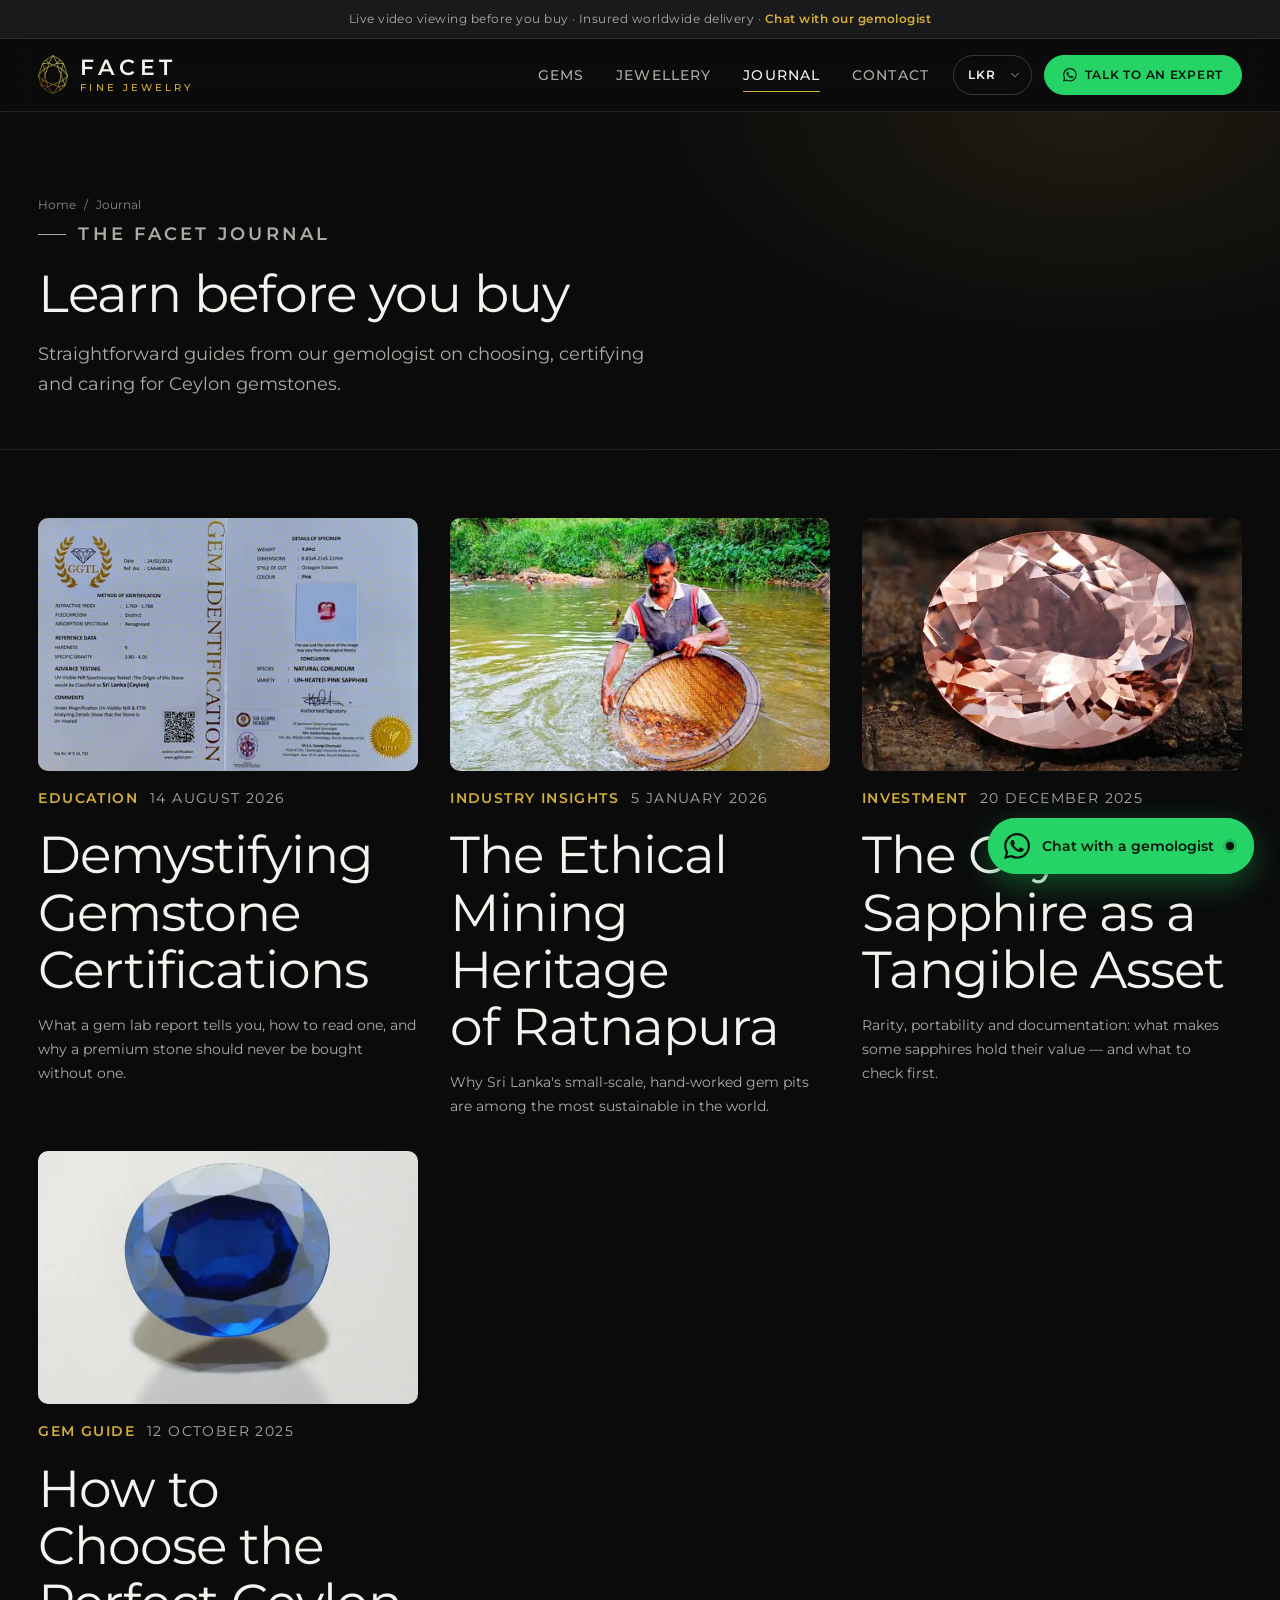
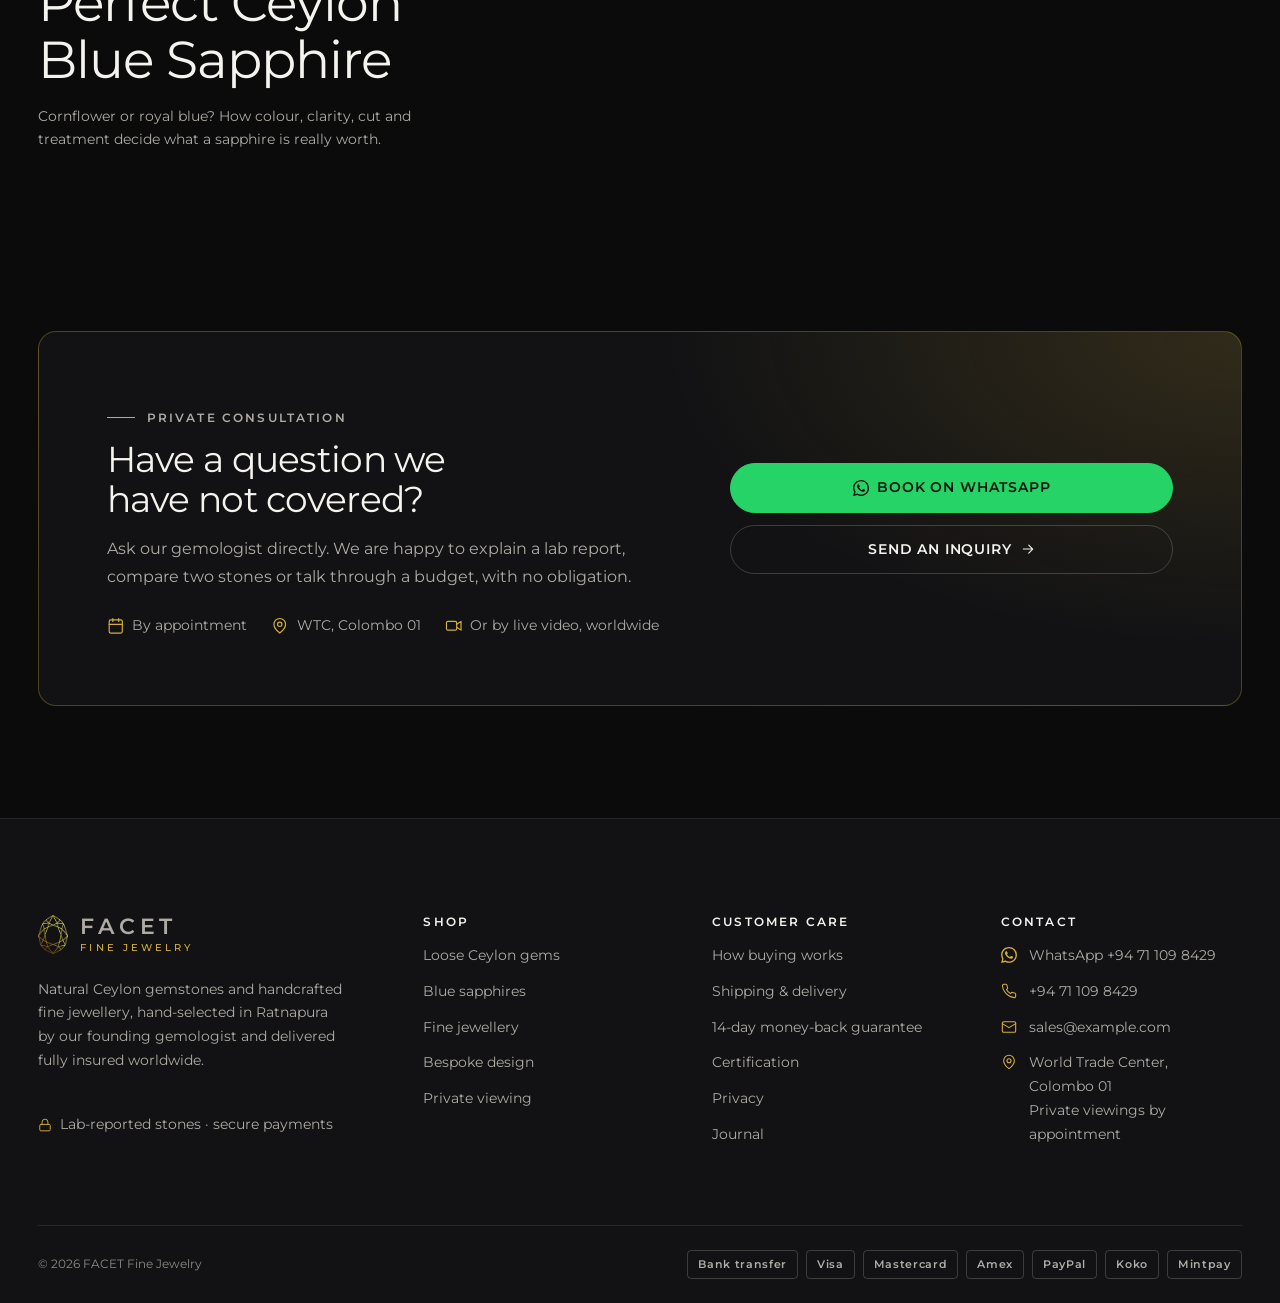
<file: blog.html>
<!DOCTYPE html>
<html lang="en">
<head>
  <meta charset="utf-8">
  <meta name="viewport" content="width=device-width, initial-scale=1">
  <title>The FACET Journal | Ceylon Gemstone Guides &amp; Insights</title>
  <meta name="description" content="Gemologist-written guides to buying Ceylon sapphires: colour and clarity, lab certificates, ethical mining in Ratnapura, and gems as tangible assets.">
  <link rel="canonical" href="https://facet-seven-xi.vercel.app/blog.html">
  <meta name="theme-color" content="#0b0b0c">
  <meta property="og:type" content="website">
  <meta property="og:site_name" content="FACET Fine Jewelry">
  <meta property="og:title" content="The FACET Journal | Ceylon Gemstone Guides &amp; Insights">
  <meta property="og:description" content="Gemologist-written guides to buying Ceylon sapphires: colour and clarity, lab certificates, ethical mining in Ratnapura, and gems as tangible assets.">
  <meta property="og:url" content="https://facet-seven-xi.vercel.app/blog.html">
  <meta property="og:image" content="https://facet-seven-xi.vercel.app/images/opt/source-river-900.webp">
  <meta name="twitter:card" content="summary_large_image">
  <link rel="icon" href="images/opt/favicon-32.png" sizes="32x32" type="image/png">
  <link rel="apple-touch-icon" href="images/opt/apple-touch-icon.png">
  <link rel="manifest" href="site.webmanifest">
  <link rel="preload" href="assets/fonts/montserrat-latin-var.woff2" as="font" type="font/woff2" crossorigin>
  <link rel="stylesheet" href="assets/css/tokens.css">
  <link rel="stylesheet" href="assets/css/base.css">
  <link rel="stylesheet" href="assets/css/components.css">
  <link rel="stylesheet" href="assets/css/pages.css">
  <script type="module" src="assets/js/main.js"></script>
</head>
<body>
  <a class="skip-link" href="#main">Skip to content</a>
  <p class="announce">Live video viewing before you buy &middot; Insured worldwide delivery &middot; <a href="https://wa.me/94711098429?text=Hello%20FACET%21%20I%20have%20a%20question." target="_blank" rel="noopener">Chat with our gemologist</a></p>
  <header class="site-header">
    <div class="container site-header__inner">
      <a class="brand" href="index.html" aria-label="FACET Fine Jewelry — home">
        <img src="images/opt/logo-mark.webp" alt="" width="30" height="39">
        <span class="brand__name"><strong>FACET</strong><span>Fine Jewelry</span></span>
      </a>
      <nav class="nav" id="site-nav" aria-label="Main">
        <ul class="nav__list" role="list"><li><a class="nav__link" href="all-gems.html">Gems</a></li><li><a class="nav__link" href="jewellery.html">Jewellery</a></li><li><a class="nav__link" href="blog.html" aria-current="page">Journal</a></li><li><a class="nav__link" href="contact.html">Contact</a></li></ul>
        <div class="nav__cta-mobile">
          <a class="btn btn--wa btn--block" href="https://wa.me/94711098429?text=Hello%20FACET%21%20I%20would%20like%20some%20help%20choosing%20a%20gem." target="_blank" rel="noopener"><svg class="icon" aria-hidden="true" focusable="false"><use href="assets/icons.svg#i-whatsapp"/></svg> Chat on WhatsApp</a>
          <a class="btn btn--ghost btn--block" href="contact.html?interest=private-viewing"><svg class="icon" aria-hidden="true" focusable="false"><use href="assets/icons.svg#i-calendar"/></svg> Book a private viewing</a>
        </div>
      </nav>
      <div class="header-actions">
        <div class="currency"><label class="visually-hidden" for="currency-blog">Display prices in</label><select id="currency-blog" data-currency-select><option value="LKR">LKR</option><option value="USD">USD</option><option value="GBP">GBP</option><option value="EUR">EUR</option><option value="AUD">AUD</option></select><svg class="icon" aria-hidden="true" focusable="false"><use href="assets/icons.svg#i-chevron-down"/></svg></div>
        <a class="btn btn--wa btn--sm" href="https://wa.me/94711098429?text=Hello%20FACET%21%20I%20would%20like%20some%20help%20choosing%20a%20gem." target="_blank" rel="noopener"><svg class="icon" aria-hidden="true" focusable="false"><use href="assets/icons.svg#i-whatsapp"/></svg> Talk to an expert</a>
        <button class="nav-toggle" type="button" aria-expanded="false" aria-controls="site-nav" aria-label="Open menu">
          <svg class="icon icon--menu" aria-hidden="true" focusable="false"><use href="assets/icons.svg#i-menu"/></svg><svg class="icon icon--close" aria-hidden="true" focusable="false"><use href="assets/icons.svg#i-close"/></svg>
        </button>
      </div>
    </div>
  </header>

  <main id="main">
    <section class="page-hero">
      <div class="container catalog-intro">
        <div>
          <nav class="breadcrumbs" aria-label="Breadcrumb"><ol><li><a href="index.html">Home</a></li><li aria-current="page">Journal</li></ol></nav>
          <p class="eyebrow">The FACET journal</p>
          <h1>Learn before you buy</h1>
          <p>Straightforward guides from our gemologist on choosing, certifying and caring for Ceylon gemstones.</p>
        </div>
        
      </div>
    </section>
    <section class="section section--tight">
      <div class="container">
        <div class="post-grid" data-reveal-group>
          <article class="post-card" data-reveal>
            <div class="post-card__media"><img src="images/opt/certificate-480.webp" srcset="images/opt/certificate-480.webp 480w, images/opt/certificate-960.webp 960w" sizes="(max-width: 700px) 100vw, 400px" alt="A gemmological identification report" width="960" height="646" loading="lazy" decoding="async"></div>
            <p class="post-card__meta"><span>Education</span><time datetime="2026-08-14">14 August 2026</time></p>
            <h2><a href="article-certifications.html">Demystifying Gemstone Certifications</a></h2>
            <p>What a gem lab report tells you, how to read one, and why a premium stone should never be bought without one.</p>
          </article>
          <article class="post-card" data-reveal>
            <div class="post-card__media"><img src="images/opt/source-river-900.webp" srcset="images/opt/source-river-900.webp 900w" sizes="(max-width: 700px) 100vw, 400px" alt="A gem miner panning river gravel in Ratnapura" width="900" height="600" loading="lazy" decoding="async"></div>
            <p class="post-card__meta"><span>Industry insights</span><time datetime="2026-01-05">5 January 2026</time></p>
            <h2><a href="article-ethical-mining.html">The Ethical Mining Heritage of Ratnapura</a></h2>
            <p>Why Sri Lanka&#x27;s small-scale, hand-worked gem pits are among the most sustainable in the world.</p>
          </article>
          <article class="post-card" data-reveal>
            <div class="post-card__media"><img src="images/opt/gem-peach-640.webp" srcset="images/opt/gem-peach-640.webp 640w, images/opt/gem-peach-960.webp 960w" sizes="(max-width: 700px) 100vw, 400px" alt="A faceted peach-coloured sapphire" width="960" height="960" loading="lazy" decoding="async"></div>
            <p class="post-card__meta"><span>Investment</span><time datetime="2025-12-20">20 December 2025</time></p>
            <h2><a href="article-investment.html">The Ceylon Sapphire as a Tangible Asset</a></h2>
            <p>Rarity, portability and documentation: what makes some sapphires hold their value — and what to check first.</p>
          </article>
          <article class="post-card" data-reveal>
            <div class="post-card__media"><img src="images/opt/cat-gems-640.webp" srcset="images/opt/cat-gems-640.webp 640w, images/opt/cat-gems-960.webp 960w" sizes="(max-width: 700px) 100vw, 400px" alt="A vivid blue oval Ceylon sapphire" width="960" height="960" loading="lazy" decoding="async"></div>
            <p class="post-card__meta"><span>Gem guide</span><time datetime="2025-10-12">12 October 2025</time></p>
            <h2><a href="article-sapphire-guide.html">How to Choose the Perfect Ceylon Blue Sapphire</a></h2>
            <p>Cornflower or royal blue? How colour, clarity, cut and treatment decide what a sapphire is really worth.</p>
          </article>
        </div>
      </div>
    </section>

    <section class="section">
      <div class="container">
        <div class="cta-band" data-reveal>
          <div>
            <p class="eyebrow">Private consultation</p>
            <h2>Have a question we have not covered?</h2>
            <p>Ask our gemologist directly. We are happy to explain a lab report, compare two stones or talk through a budget, with no obligation.</p>
            <div class="cta-band__meta">
              <span><svg class="icon" aria-hidden="true" focusable="false"><use href="assets/icons.svg#i-calendar"/></svg> By appointment</span>
              <span><svg class="icon" aria-hidden="true" focusable="false"><use href="assets/icons.svg#i-pin"/></svg> WTC, Colombo 01</span>
              <span><svg class="icon" aria-hidden="true" focusable="false"><use href="assets/icons.svg#i-video"/></svg> Or by live video, worldwide</span>
            </div>
          </div>
          <div class="cta-band__actions">
            <a class="btn btn--wa btn--block" href="https://wa.me/94711098429?text=Hello%20FACET%21%20I%20would%20like%20to%20book%20a%20private%20viewing." target="_blank" rel="noopener"><svg class="icon" aria-hidden="true" focusable="false"><use href="assets/icons.svg#i-whatsapp"/></svg> Book on WhatsApp</a>
            <a class="btn btn--ghost btn--block" href="contact.html?interest=private-viewing">Send an inquiry <svg class="icon icon--arrow" aria-hidden="true" focusable="false"><use href="assets/icons.svg#i-arrow"/></svg></a>
          </div>
        </div>
      </div>
    </section>
  </main>

  <footer class="site-footer">
    <div class="container">
      <div class="footer-grid">
        <div class="footer-about">
          <a class="brand" href="index.html" aria-label="FACET Fine Jewelry — home">
            <img src="images/opt/logo-mark.webp" alt="" width="30" height="39" loading="lazy">
            <span class="brand__name"><strong>FACET</strong><span>Fine Jewelry</span></span>
          </a>
          <p>Natural Ceylon gemstones and handcrafted fine jewellery, hand-selected in Ratnapura by our founding gemologist and delivered fully insured worldwide.</p>
          <p class="secure-note"><svg class="icon" aria-hidden="true" focusable="false"><use href="assets/icons.svg#i-lock"/></svg> Lab-reported stones &middot; secure payments</p>
        </div>
        <div>
          <h2>Shop</h2>
          <ul role="list">
            <li><a href="all-gems.html">Loose Ceylon gems</a></li>
            <li><a href="all-gems.html?type=blue">Blue sapphires</a></li>
            <li><a href="jewellery.html">Fine jewellery</a></li>
            <li><a href="contact.html?interest=custom-jewellery">Bespoke design</a></li>
            <li><a href="contact.html?interest=private-viewing">Private viewing</a></li>
          </ul>
        </div>
        <div>
          <h2>Customer care</h2>
          <ul role="list">
            <li><a href="index.html#how-it-works">How buying works</a></li>
            <li><a href="policies.html#shipping">Shipping &amp; delivery</a></li>
            <li><a href="policies.html#returns">14-day money-back guarantee</a></li>
            <li><a href="policies.html#certification">Certification</a></li>
            <li><a href="policies.html#privacy">Privacy</a></li>
            <li><a href="blog.html">Journal</a></li>
          </ul>
        </div>
        <div>
          <h2>Contact</h2>
          <ul role="list" class="footer-contact">
            <li><svg class="icon" aria-hidden="true" focusable="false"><use href="assets/icons.svg#i-whatsapp"/></svg><a href="https://wa.me/94711098429?text=Hello%20FACET%21" target="_blank" rel="noopener">WhatsApp +94 71 109 8429</a></li>
            <li><svg class="icon" aria-hidden="true" focusable="false"><use href="assets/icons.svg#i-phone"/></svg><a href="tel:+94711098429">+94 71 109 8429</a></li>
            <li><svg class="icon" aria-hidden="true" focusable="false"><use href="assets/icons.svg#i-mail"/></svg><a href="mailto:sales@example.com">sales@example.com</a></li>
            <li><svg class="icon" aria-hidden="true" focusable="false"><use href="assets/icons.svg#i-pin"/></svg><span>World Trade Center, Colombo 01<br>Private viewings by appointment</span></li>
          </ul>
        </div>
      </div>
      <div class="footer-bottom">
        <p>&copy; <span data-year>2026</span> FACET Fine Jewelry</p>
        <ul class="payments" role="list" aria-label="Accepted payment methods">
          <li>Bank transfer</li><li>Visa</li><li>Mastercard</li><li>Amex</li><li>PayPal</li><li>Koko</li><li>Mintpay</li>
        </ul>
      </div>
    </div>
  </footer>

  <a class="wa-fab" href="https://wa.me/94711098429?text=Hello%20FACET%21%20I%20have%20a%20question." target="_blank" rel="noopener" aria-label="Chat with our gemologist on WhatsApp">
    <svg class="icon" aria-hidden="true" focusable="false"><use href="assets/icons.svg#i-whatsapp"/></svg><span class="wa-fab__label">Chat with a gemologist</span><span class="wa-fab__online" aria-hidden="true"></span>
  </a>
</body>
</html>
</file>
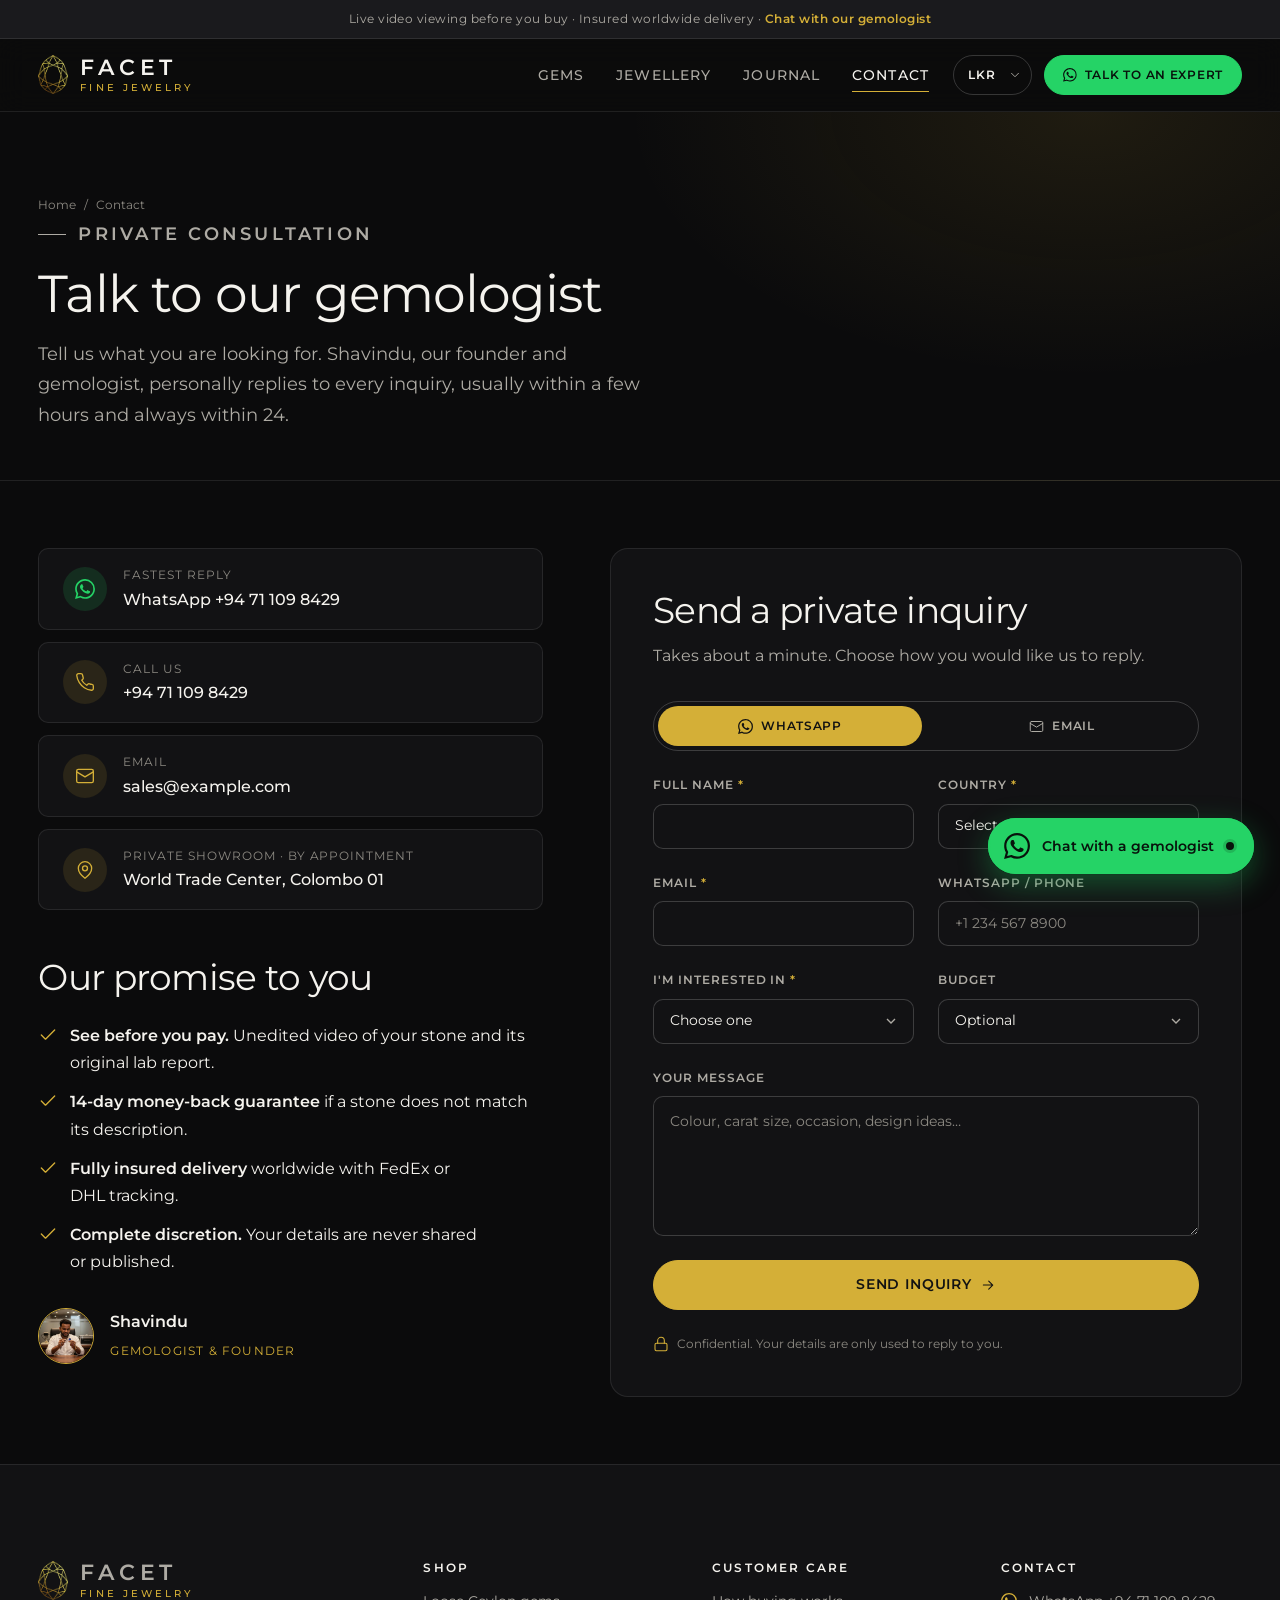
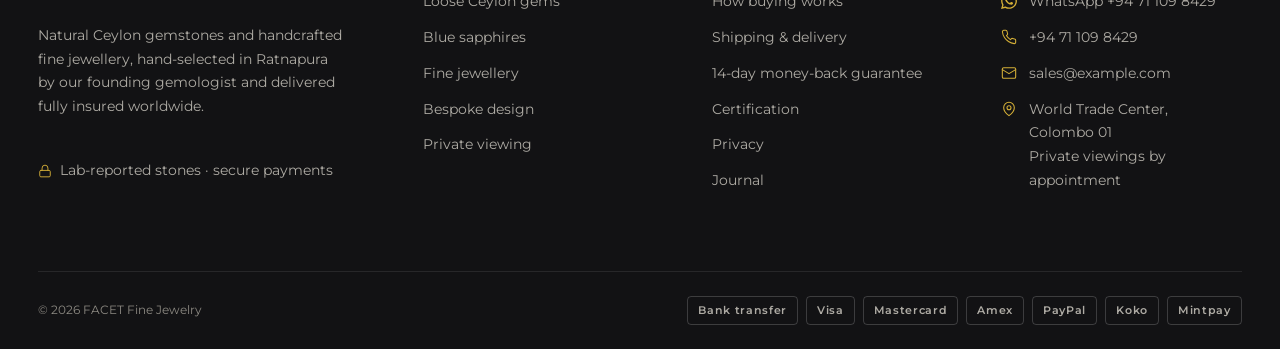
<file: contact.html>
<!DOCTYPE html>
<html lang="en">
<head>
  <meta charset="utf-8">
  <meta name="viewport" content="width=device-width, initial-scale=1">
  <title>Contact &amp; Private Viewings | FACET Fine Jewelry, Colombo</title>
  <meta name="description" content="Talk to our gemologist on WhatsApp, email or by phone, or book a private viewing at the World Trade Center, Colombo. We reply within 24 hours.">
  <link rel="canonical" href="https://facet-seven-xi.vercel.app/contact.html">
  <meta name="theme-color" content="#0b0b0c">
  <meta property="og:type" content="website">
  <meta property="og:site_name" content="FACET Fine Jewelry">
  <meta property="og:title" content="Contact &amp; Private Viewings | FACET Fine Jewelry, Colombo">
  <meta property="og:description" content="Talk to our gemologist on WhatsApp, email or by phone, or book a private viewing at the World Trade Center, Colombo. We reply within 24 hours.">
  <meta property="og:url" content="https://facet-seven-xi.vercel.app/contact.html">
  <meta property="og:image" content="https://facet-seven-xi.vercel.app/images/opt/hero-set-1440.webp">
  <meta name="twitter:card" content="summary_large_image">
  <link rel="icon" href="images/opt/favicon-32.png" sizes="32x32" type="image/png">
  <link rel="apple-touch-icon" href="images/opt/apple-touch-icon.png">
  <link rel="manifest" href="site.webmanifest">
  <link rel="preload" href="assets/fonts/montserrat-latin-var.woff2" as="font" type="font/woff2" crossorigin>
  <link rel="stylesheet" href="assets/css/tokens.css">
  <link rel="stylesheet" href="assets/css/base.css">
  <link rel="stylesheet" href="assets/css/components.css">
  <link rel="stylesheet" href="assets/css/pages.css">
  <script type="module" src="assets/js/main.js"></script>
</head>
<body>
  <a class="skip-link" href="#main">Skip to content</a>
  <p class="announce">Live video viewing before you buy &middot; Insured worldwide delivery &middot; <a href="https://wa.me/94711098429?text=Hello%20FACET%21%20I%20have%20a%20question." target="_blank" rel="noopener">Chat with our gemologist</a></p>
  <header class="site-header">
    <div class="container site-header__inner">
      <a class="brand" href="index.html" aria-label="FACET Fine Jewelry — home">
        <img src="images/opt/logo-mark.webp" alt="" width="30" height="39">
        <span class="brand__name"><strong>FACET</strong><span>Fine Jewelry</span></span>
      </a>
      <nav class="nav" id="site-nav" aria-label="Main">
        <ul class="nav__list" role="list"><li><a class="nav__link" href="all-gems.html">Gems</a></li><li><a class="nav__link" href="jewellery.html">Jewellery</a></li><li><a class="nav__link" href="blog.html">Journal</a></li><li><a class="nav__link" href="contact.html" aria-current="page">Contact</a></li></ul>
        <div class="nav__cta-mobile">
          <a class="btn btn--wa btn--block" href="https://wa.me/94711098429?text=Hello%20FACET%21%20I%20would%20like%20some%20help%20choosing%20a%20gem." target="_blank" rel="noopener"><svg class="icon" aria-hidden="true" focusable="false"><use href="assets/icons.svg#i-whatsapp"/></svg> Chat on WhatsApp</a>
          <a class="btn btn--ghost btn--block" href="contact.html?interest=private-viewing"><svg class="icon" aria-hidden="true" focusable="false"><use href="assets/icons.svg#i-calendar"/></svg> Book a private viewing</a>
        </div>
      </nav>
      <div class="header-actions">
        <div class="currency"><label class="visually-hidden" for="currency-contact">Display prices in</label><select id="currency-contact" data-currency-select><option value="LKR">LKR</option><option value="USD">USD</option><option value="GBP">GBP</option><option value="EUR">EUR</option><option value="AUD">AUD</option></select><svg class="icon" aria-hidden="true" focusable="false"><use href="assets/icons.svg#i-chevron-down"/></svg></div>
        <a class="btn btn--wa btn--sm" href="https://wa.me/94711098429?text=Hello%20FACET%21%20I%20would%20like%20some%20help%20choosing%20a%20gem." target="_blank" rel="noopener"><svg class="icon" aria-hidden="true" focusable="false"><use href="assets/icons.svg#i-whatsapp"/></svg> Talk to an expert</a>
        <button class="nav-toggle" type="button" aria-expanded="false" aria-controls="site-nav" aria-label="Open menu">
          <svg class="icon icon--menu" aria-hidden="true" focusable="false"><use href="assets/icons.svg#i-menu"/></svg><svg class="icon icon--close" aria-hidden="true" focusable="false"><use href="assets/icons.svg#i-close"/></svg>
        </button>
      </div>
    </div>
  </header>

  <main id="main">
    <section class="page-hero">
      <div class="container catalog-intro">
        <div>
          <nav class="breadcrumbs" aria-label="Breadcrumb"><ol><li><a href="index.html">Home</a></li><li aria-current="page">Contact</li></ol></nav>
          <p class="eyebrow">Private consultation</p>
          <h1>Talk to our gemologist</h1>
          <p>Tell us what you are looking for. Shavindu, our founder and gemologist, personally replies to every inquiry, usually within a few hours and always within 24.</p>
        </div>
        
      </div>
    </section>

    <section class="section section--tight">
      <div class="container contact-layout">
        <div class="split__body">
          <div class="contact-cards">
            <a class="contact-card contact-card--wa" href="https://wa.me/94711098429?text=Hello%20FACET%21%20I%20have%20a%20question." target="_blank" rel="noopener">
              <span class="icon-wrap"><svg class="icon" aria-hidden="true" focusable="false"><use href="assets/icons.svg#i-whatsapp"/></svg></span><span><small>Fastest reply</small><strong>WhatsApp +94 71 109 8429</strong></span>
            </a>
            <a class="contact-card" href="tel:+94711098429"><span class="icon-wrap"><svg class="icon" aria-hidden="true" focusable="false"><use href="assets/icons.svg#i-phone"/></svg></span><span><small>Call us</small><strong>+94 71 109 8429</strong></span></a>
            <a class="contact-card" href="mailto:sales@example.com"><span class="icon-wrap"><svg class="icon" aria-hidden="true" focusable="false"><use href="assets/icons.svg#i-mail"/></svg></span><span><small>Email</small><strong>sales@example.com</strong></span></a>
            <a class="contact-card" href="https://www.google.com/maps/search/?api=1&amp;query=World+Trade+Center+Colombo" target="_blank" rel="noopener">
              <span class="icon-wrap"><svg class="icon" aria-hidden="true" focusable="false"><use href="assets/icons.svg#i-pin"/></svg></span><span><small>Private showroom · by appointment</small><strong>World Trade Center, Colombo 01</strong></span>
            </a>
          </div>

          <h2 id="story" style="font-size:var(--fs-xl);margin-top:var(--s-5)">Our promise to you</h2>
          <ul class="check-list" role="list">
            <li><svg class="icon" aria-hidden="true" focusable="false"><use href="assets/icons.svg#i-check"/></svg><span><strong>See before you pay.</strong> Unedited video of your stone and its original lab report.</span></li>
            <li><svg class="icon" aria-hidden="true" focusable="false"><use href="assets/icons.svg#i-check"/></svg><span><strong>14-day money-back guarantee</strong> if a stone does not match its description.</span></li>
            <li><svg class="icon" aria-hidden="true" focusable="false"><use href="assets/icons.svg#i-check"/></svg><span><strong>Fully insured delivery</strong> worldwide with FedEx or DHL tracking.</span></li>
            <li><svg class="icon" aria-hidden="true" focusable="false"><use href="assets/icons.svg#i-check"/></svg><span><strong>Complete discretion.</strong> Your details are never shared or published.</span></li>
          </ul>
          <div class="signature">
            <img src="images/opt/founder-400.webp" alt="Shavindu, gemologist and founder of FACET" width="400" height="600" loading="lazy">
            <div><strong>Shavindu</strong><span>Gemologist &amp; founder</span></div>
          </div>
        </div>

        <div class="form-panel">
          <h2>Send a private inquiry</h2>
          <p>Takes about a minute. Choose how you would like us to reply.</p>
          <form class="form" data-inquiry-form novalidate>
            <fieldset style="border:0;padding:0">
              <legend class="visually-hidden">Reply channel</legend>
              <div class="segmented">
                <label><input type="radio" name="channel" value="whatsapp" checked><span><svg class="icon" aria-hidden="true" focusable="false"><use href="assets/icons.svg#i-whatsapp"/></svg></span> WhatsApp</label>
                <label><input type="radio" name="channel" value="email"><span><svg class="icon" aria-hidden="true" focusable="false"><use href="assets/icons.svg#i-mail"/></svg></span> Email</label>
              </div>
            </fieldset>
            <div class="form-grid">
              <div class="field">
                <label for="f-name">Full name <span class="req" aria-hidden="true">*</span></label>
                <input class="input" id="f-name" name="name" autocomplete="name" required aria-describedby="f-name-err">
                <p class="field__error" id="f-name-err">Please tell us your name.</p>
              </div>
              <div class="field">
                <label for="f-country">Country <span class="req" aria-hidden="true">*</span></label>
                <select class="select" id="f-country" name="country" autocomplete="country-name" required aria-describedby="f-country-err"><option value="" disabled selected>Select your country</option><option value="United States">United States</option><option value="United Kingdom">United Kingdom</option><option value="Australia">Australia</option><option value="Canada">Canada</option><option value="United Arab Emirates">United Arab Emirates</option><option value="Saudi Arabia">Saudi Arabia</option><option value="Singapore">Singapore</option><option value="Japan">Japan</option><option value="India">India</option><option value="Germany">Germany</option><option value="France">France</option><option value="Italy">Italy</option><option value="Switzerland">Switzerland</option><option value="Sri Lanka">Sri Lanka</option><option value="Other">Other</option></select>
                <p class="field__error" id="f-country-err">Please choose your country.</p>
              </div>
              <div class="field">
                <label for="f-email">Email <span class="req" aria-hidden="true">*</span></label>
                <input class="input" id="f-email" name="email" type="email" autocomplete="email" required aria-describedby="f-email-err">
                <p class="field__error" id="f-email-err">Please enter a valid email address.</p>
              </div>
              <div class="field">
                <label for="f-phone">WhatsApp / phone</label>
                <input class="input" id="f-phone" name="phone" type="tel" autocomplete="tel" placeholder="+1 234 567 8900">
              </div>
              <div class="field">
                <label for="f-interest">I'm interested in <span class="req" aria-hidden="true">*</span></label>
                <select class="select" id="f-interest" name="interest" required aria-describedby="f-interest-err"><option value="" disabled selected>Choose one</option><option value="blue-sapphire">Blue sapphire</option><option value="coloured-sapphire">Pink, yellow or purple sapphire</option><option value="spinel">Spinel</option><option value="ruby">Ruby</option><option value="custom-jewellery">Custom jewellery design</option><option value="nawarathna">Nawarathna (9-gem set)</option><option value="investment">Investment-grade stone</option><option value="private-viewing">Book a private viewing</option><option value="other">Something else / not sure yet</option></select>
                <p class="field__error" id="f-interest-err">Please choose an option.</p>
              </div>
              <div class="field">
                <label for="f-budget">Budget</label>
                <select class="select" id="f-budget" name="budget"><option value="" disabled selected>Optional</option><option value="Under LKR 150,000">Under LKR 150,000</option><option value="LKR 150,000 – 450,000">LKR 150,000 – 450,000</option><option value="LKR 450,000 – 1.5M">LKR 450,000 – 1.5M</option><option value="LKR 1.5M – 4.5M">LKR 1.5M – 4.5M</option><option value="LKR 4.5M+">LKR 4.5M+</option><option value="Flexible">Flexible</option></select>
              </div>
            </div>
            <div class="field">
              <label for="f-message">Your message</label>
              <textarea class="input" id="f-message" name="message" placeholder="Colour, carat size, occasion, design ideas…"></textarea>
            </div>
            <button class="btn btn--primary btn--block" type="submit">Send inquiry <svg class="icon icon--arrow" aria-hidden="true" focusable="false"><use href="assets/icons.svg#i-arrow"/></svg></button>
            <p class="form__note"><svg class="icon" aria-hidden="true" focusable="false"><use href="assets/icons.svg#i-lock"/></svg> Confidential. Your details are only used to reply to you.</p>
          </form>
          <div class="form-success" id="form-success" hidden>
            <svg class="icon" aria-hidden="true" focusable="false"><use href="assets/icons.svg#i-check"/></svg>
            <h3 tabindex="-1">Thank you, your inquiry is ready to send</h3>
            <p class="lead">We have opened WhatsApp or your email app with your message filled in. Just press send, and Shavindu will reply personally within 24 hours.</p>
            <button class="btn btn--ghost btn--sm" type="button" data-form-again>Edit or send another</button>
          </div>
        </div>
      </div>
    </section>
  </main>

  <footer class="site-footer">
    <div class="container">
      <div class="footer-grid">
        <div class="footer-about">
          <a class="brand" href="index.html" aria-label="FACET Fine Jewelry — home">
            <img src="images/opt/logo-mark.webp" alt="" width="30" height="39" loading="lazy">
            <span class="brand__name"><strong>FACET</strong><span>Fine Jewelry</span></span>
          </a>
          <p>Natural Ceylon gemstones and handcrafted fine jewellery, hand-selected in Ratnapura by our founding gemologist and delivered fully insured worldwide.</p>
          <p class="secure-note"><svg class="icon" aria-hidden="true" focusable="false"><use href="assets/icons.svg#i-lock"/></svg> Lab-reported stones &middot; secure payments</p>
        </div>
        <div>
          <h2>Shop</h2>
          <ul role="list">
            <li><a href="all-gems.html">Loose Ceylon gems</a></li>
            <li><a href="all-gems.html?type=blue">Blue sapphires</a></li>
            <li><a href="jewellery.html">Fine jewellery</a></li>
            <li><a href="contact.html?interest=custom-jewellery">Bespoke design</a></li>
            <li><a href="contact.html?interest=private-viewing">Private viewing</a></li>
          </ul>
        </div>
        <div>
          <h2>Customer care</h2>
          <ul role="list">
            <li><a href="index.html#how-it-works">How buying works</a></li>
            <li><a href="policies.html#shipping">Shipping &amp; delivery</a></li>
            <li><a href="policies.html#returns">14-day money-back guarantee</a></li>
            <li><a href="policies.html#certification">Certification</a></li>
            <li><a href="policies.html#privacy">Privacy</a></li>
            <li><a href="blog.html">Journal</a></li>
          </ul>
        </div>
        <div>
          <h2>Contact</h2>
          <ul role="list" class="footer-contact">
            <li><svg class="icon" aria-hidden="true" focusable="false"><use href="assets/icons.svg#i-whatsapp"/></svg><a href="https://wa.me/94711098429?text=Hello%20FACET%21" target="_blank" rel="noopener">WhatsApp +94 71 109 8429</a></li>
            <li><svg class="icon" aria-hidden="true" focusable="false"><use href="assets/icons.svg#i-phone"/></svg><a href="tel:+94711098429">+94 71 109 8429</a></li>
            <li><svg class="icon" aria-hidden="true" focusable="false"><use href="assets/icons.svg#i-mail"/></svg><a href="mailto:sales@example.com">sales@example.com</a></li>
            <li><svg class="icon" aria-hidden="true" focusable="false"><use href="assets/icons.svg#i-pin"/></svg><span>World Trade Center, Colombo 01<br>Private viewings by appointment</span></li>
          </ul>
        </div>
      </div>
      <div class="footer-bottom">
        <p>&copy; <span data-year>2026</span> FACET Fine Jewelry</p>
        <ul class="payments" role="list" aria-label="Accepted payment methods">
          <li>Bank transfer</li><li>Visa</li><li>Mastercard</li><li>Amex</li><li>PayPal</li><li>Koko</li><li>Mintpay</li>
        </ul>
      </div>
    </div>
  </footer>

  <a class="wa-fab" href="https://wa.me/94711098429?text=Hello%20FACET%21%20I%20have%20a%20question." target="_blank" rel="noopener" aria-label="Chat with our gemologist on WhatsApp">
    <svg class="icon" aria-hidden="true" focusable="false"><use href="assets/icons.svg#i-whatsapp"/></svg><span class="wa-fab__label">Chat with a gemologist</span><span class="wa-fab__online" aria-hidden="true"></span>
  </a>
</body>
</html>
</file>
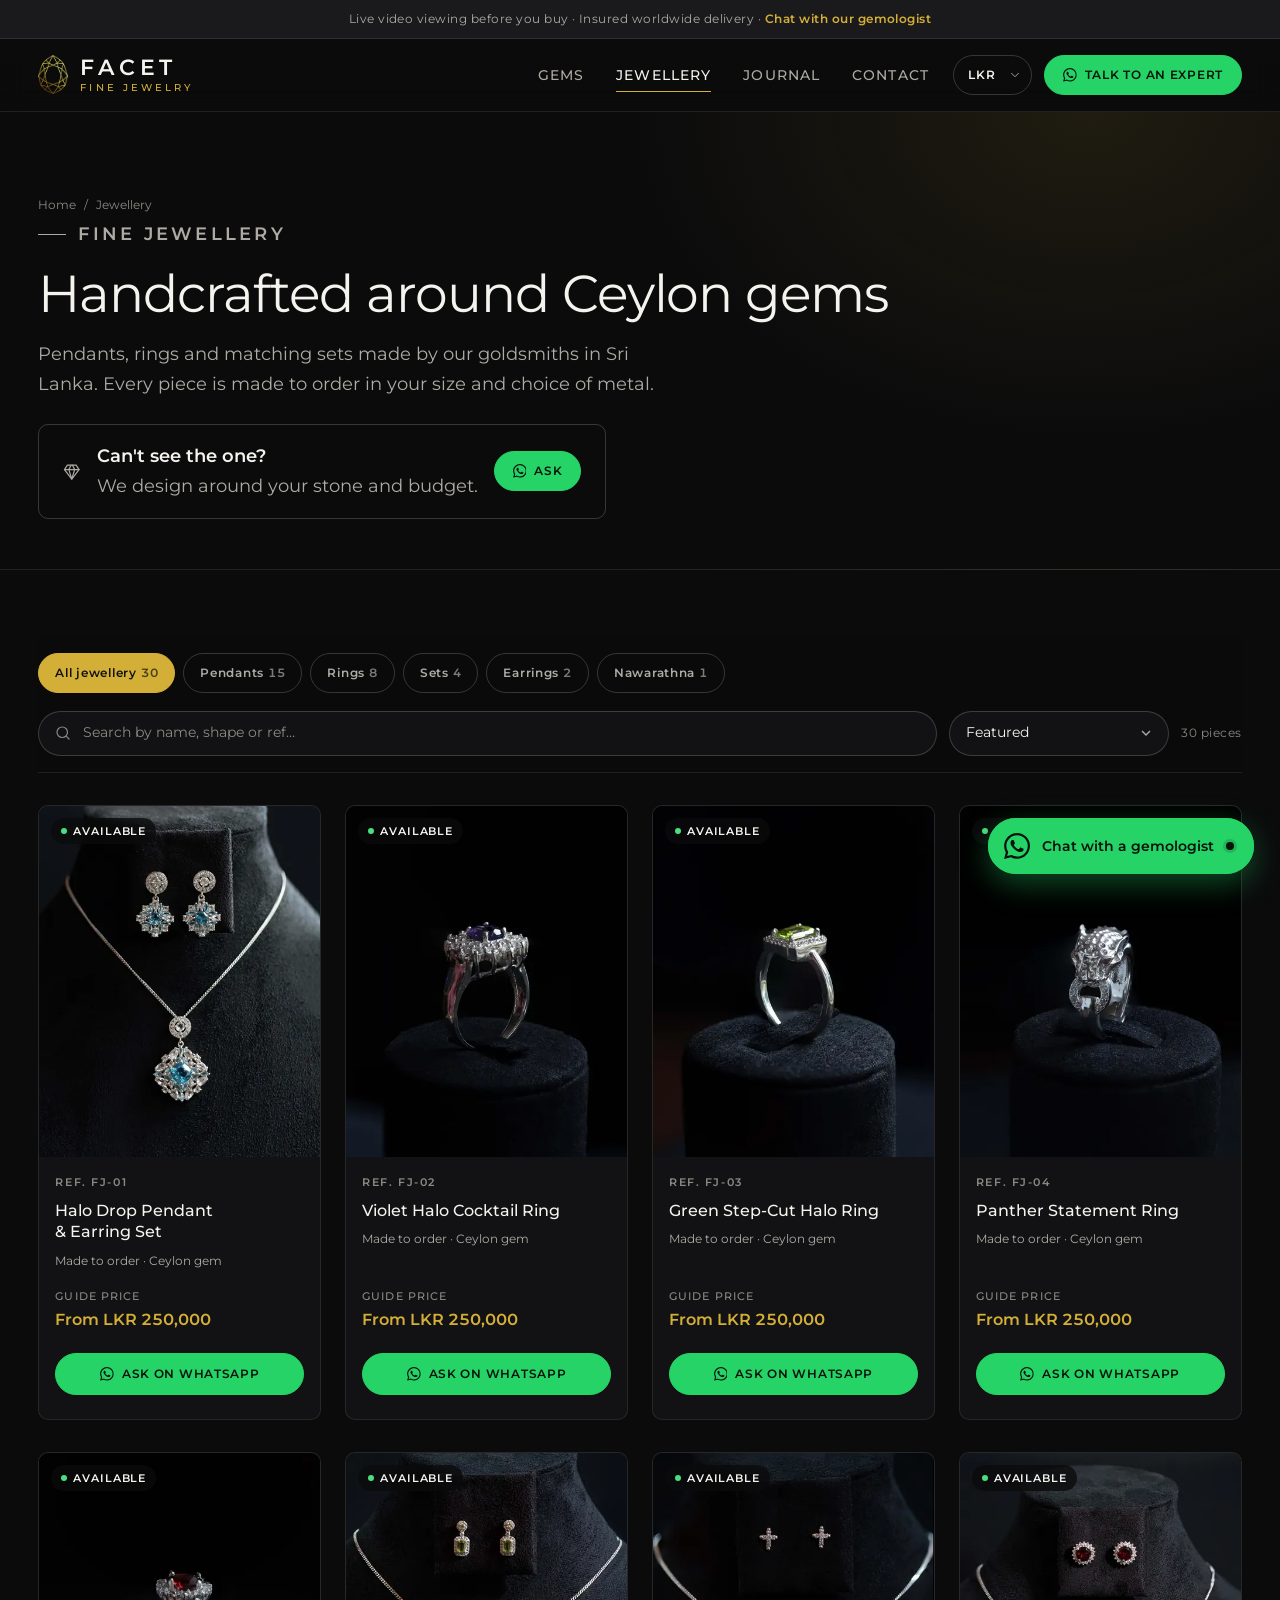
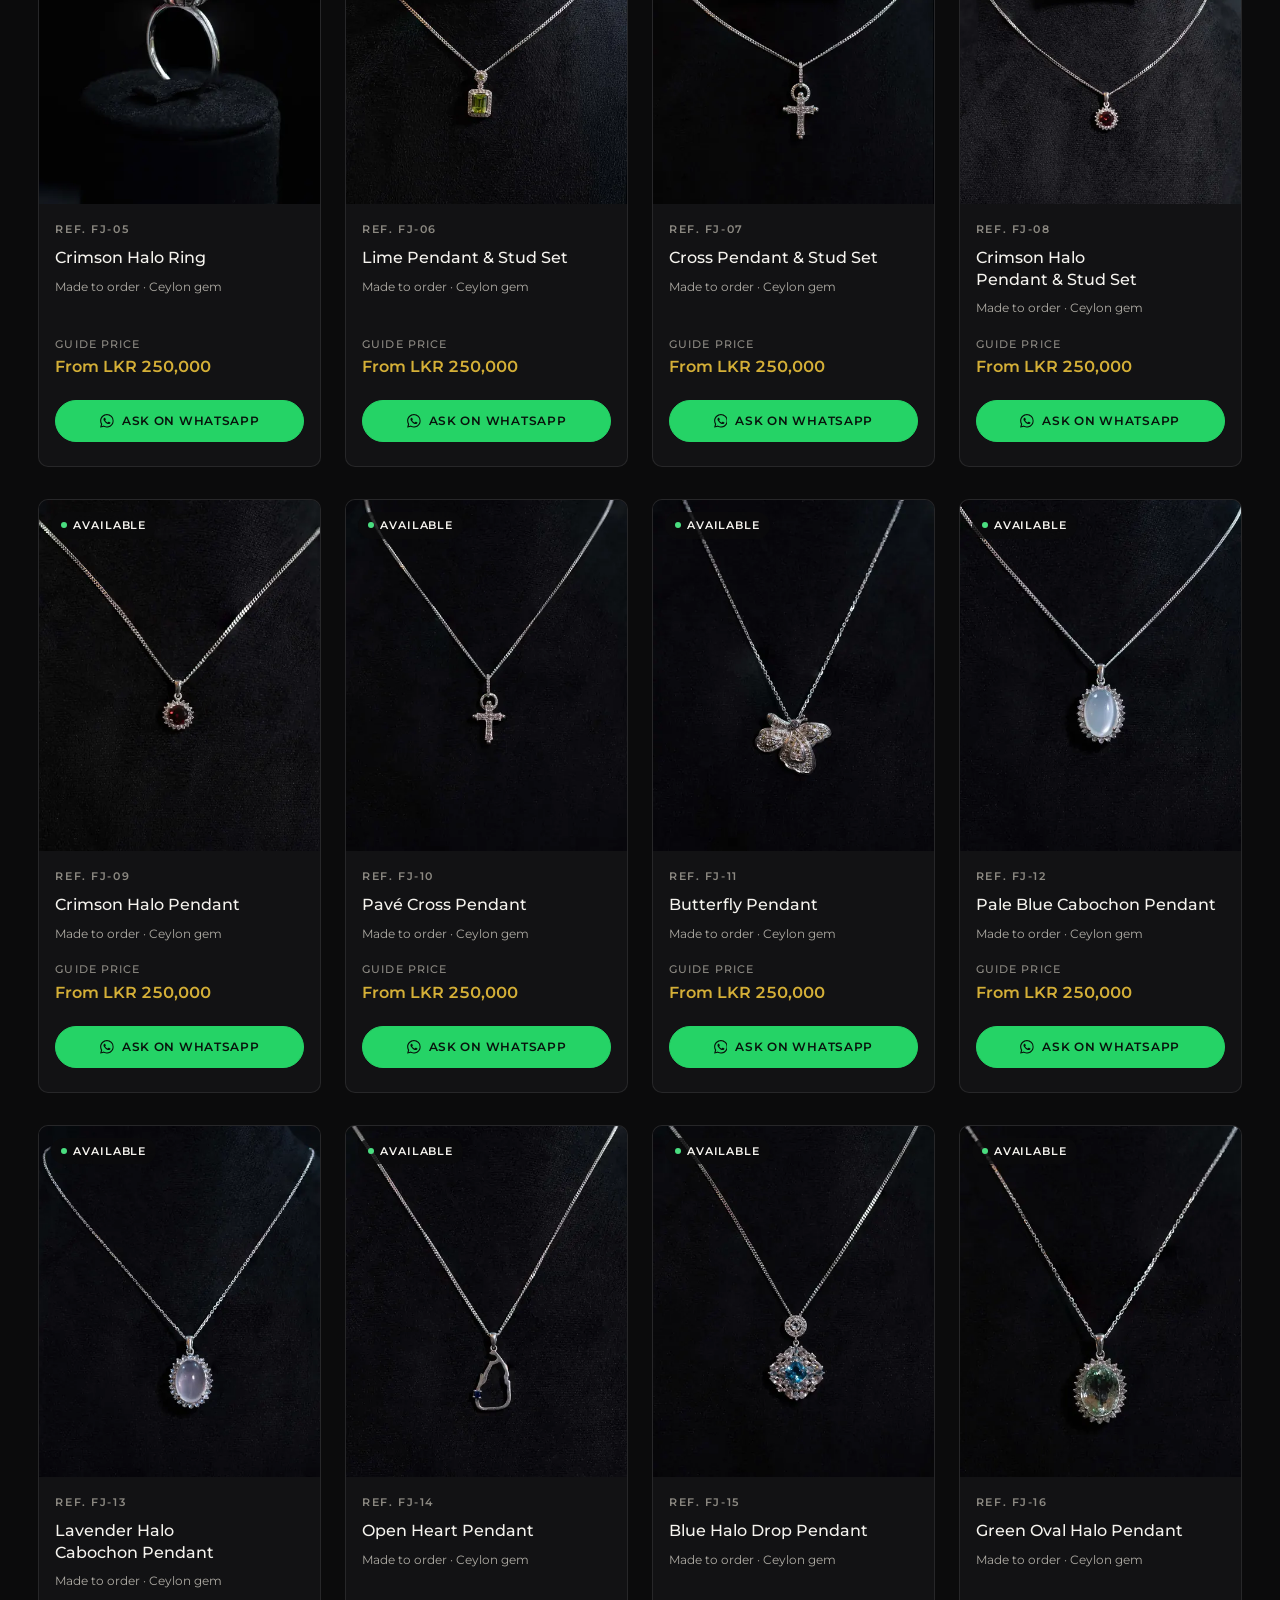
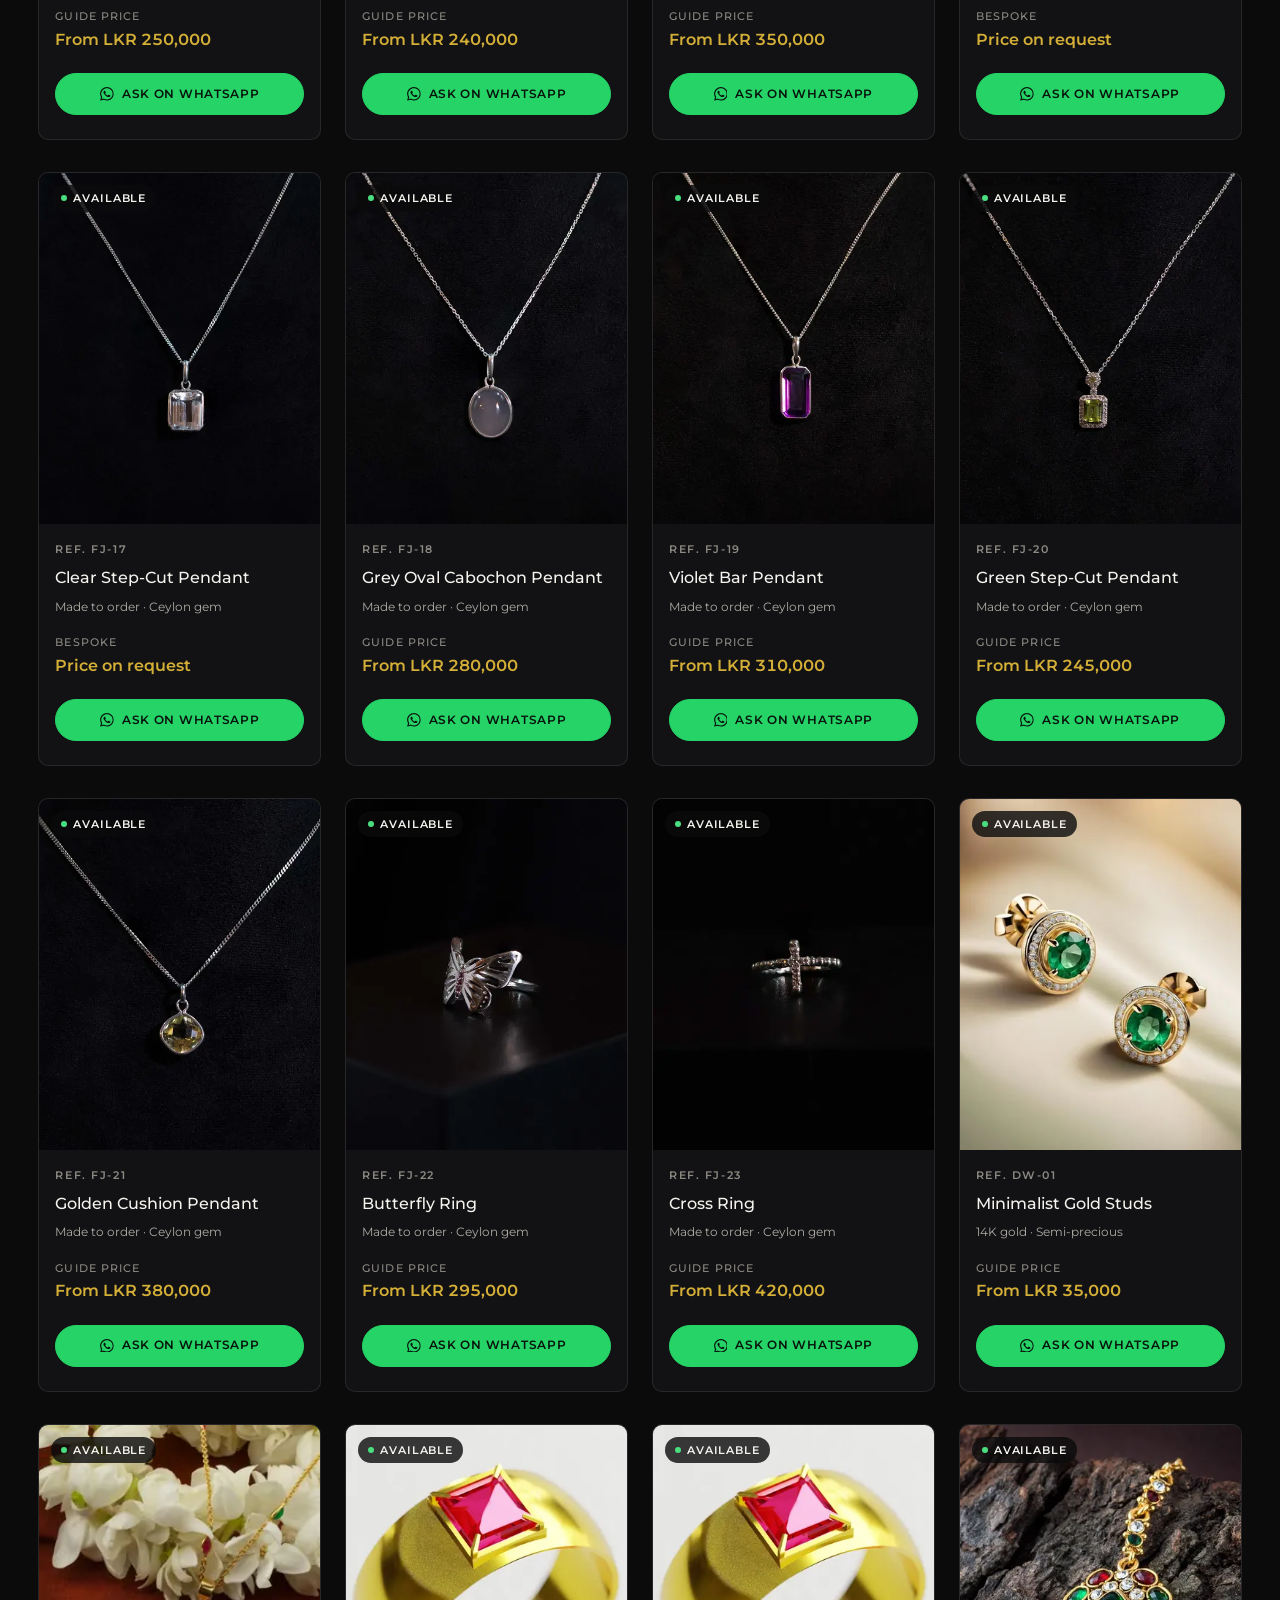
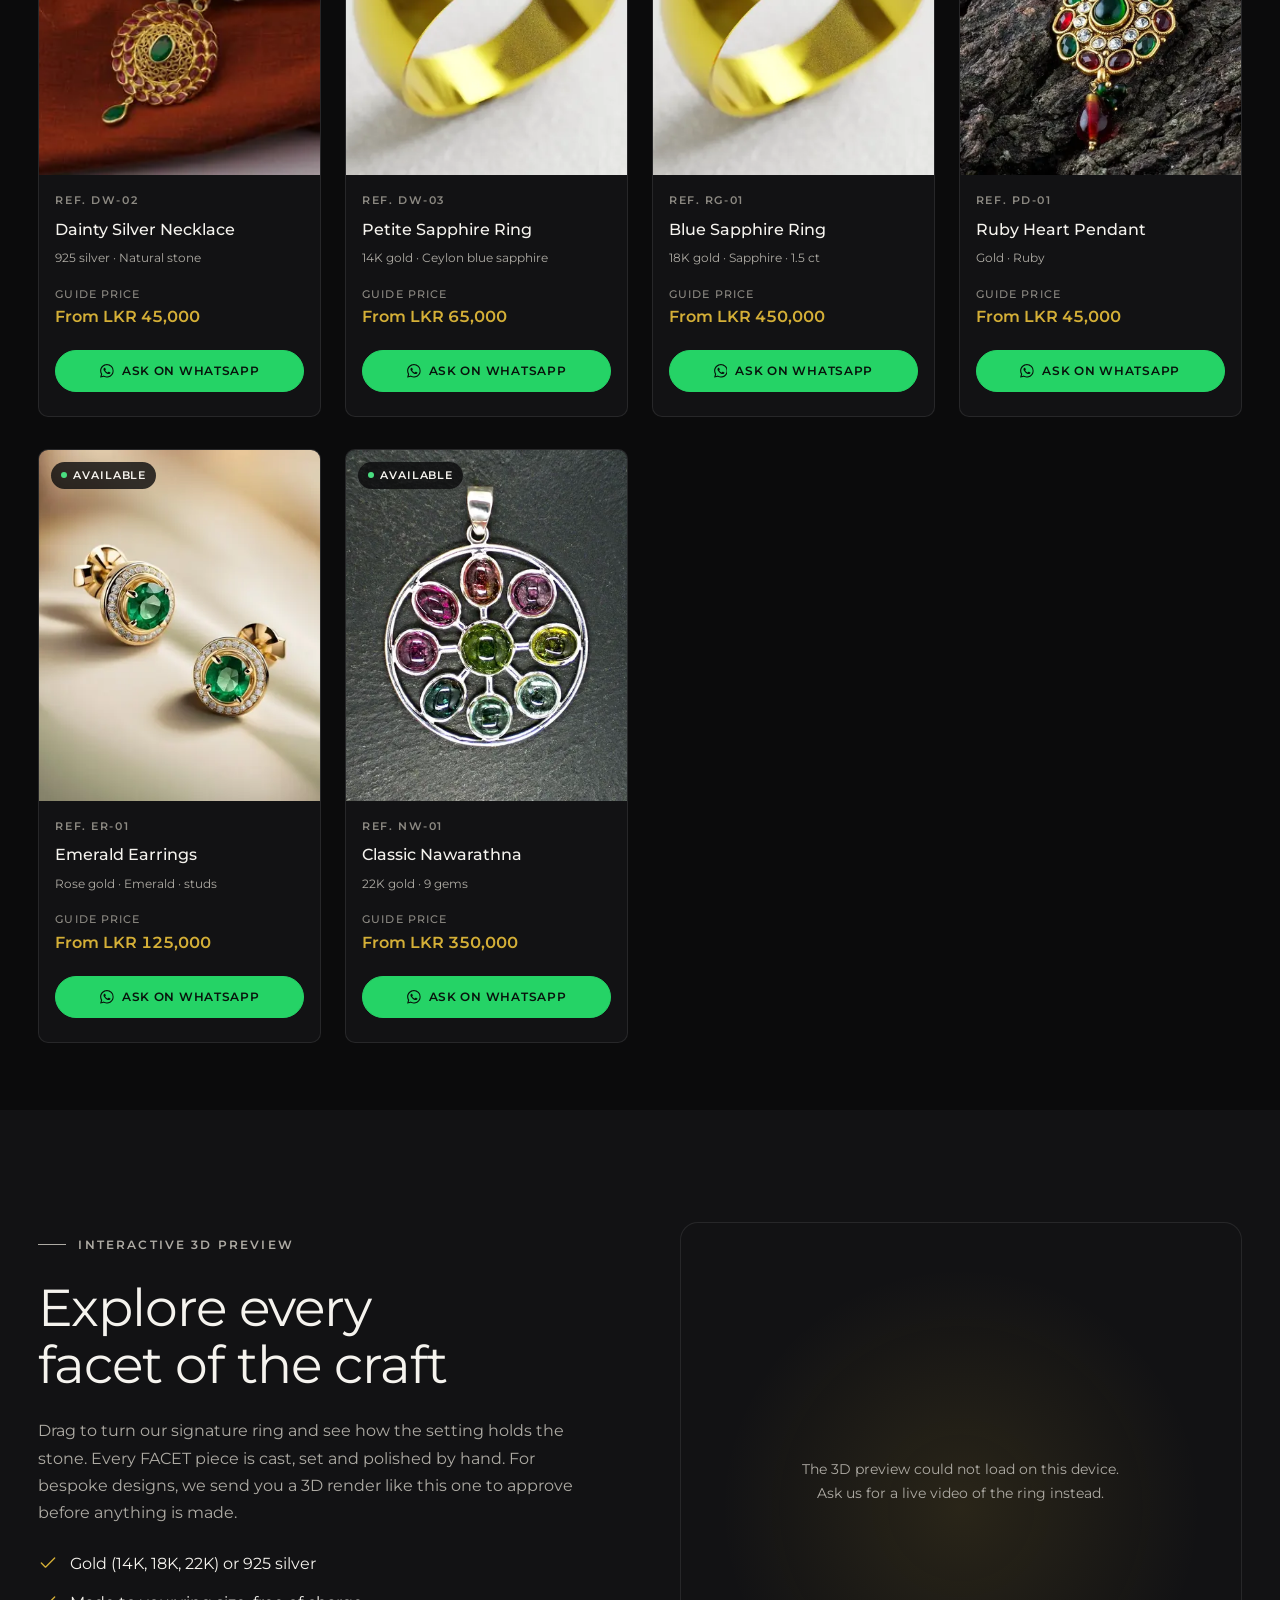
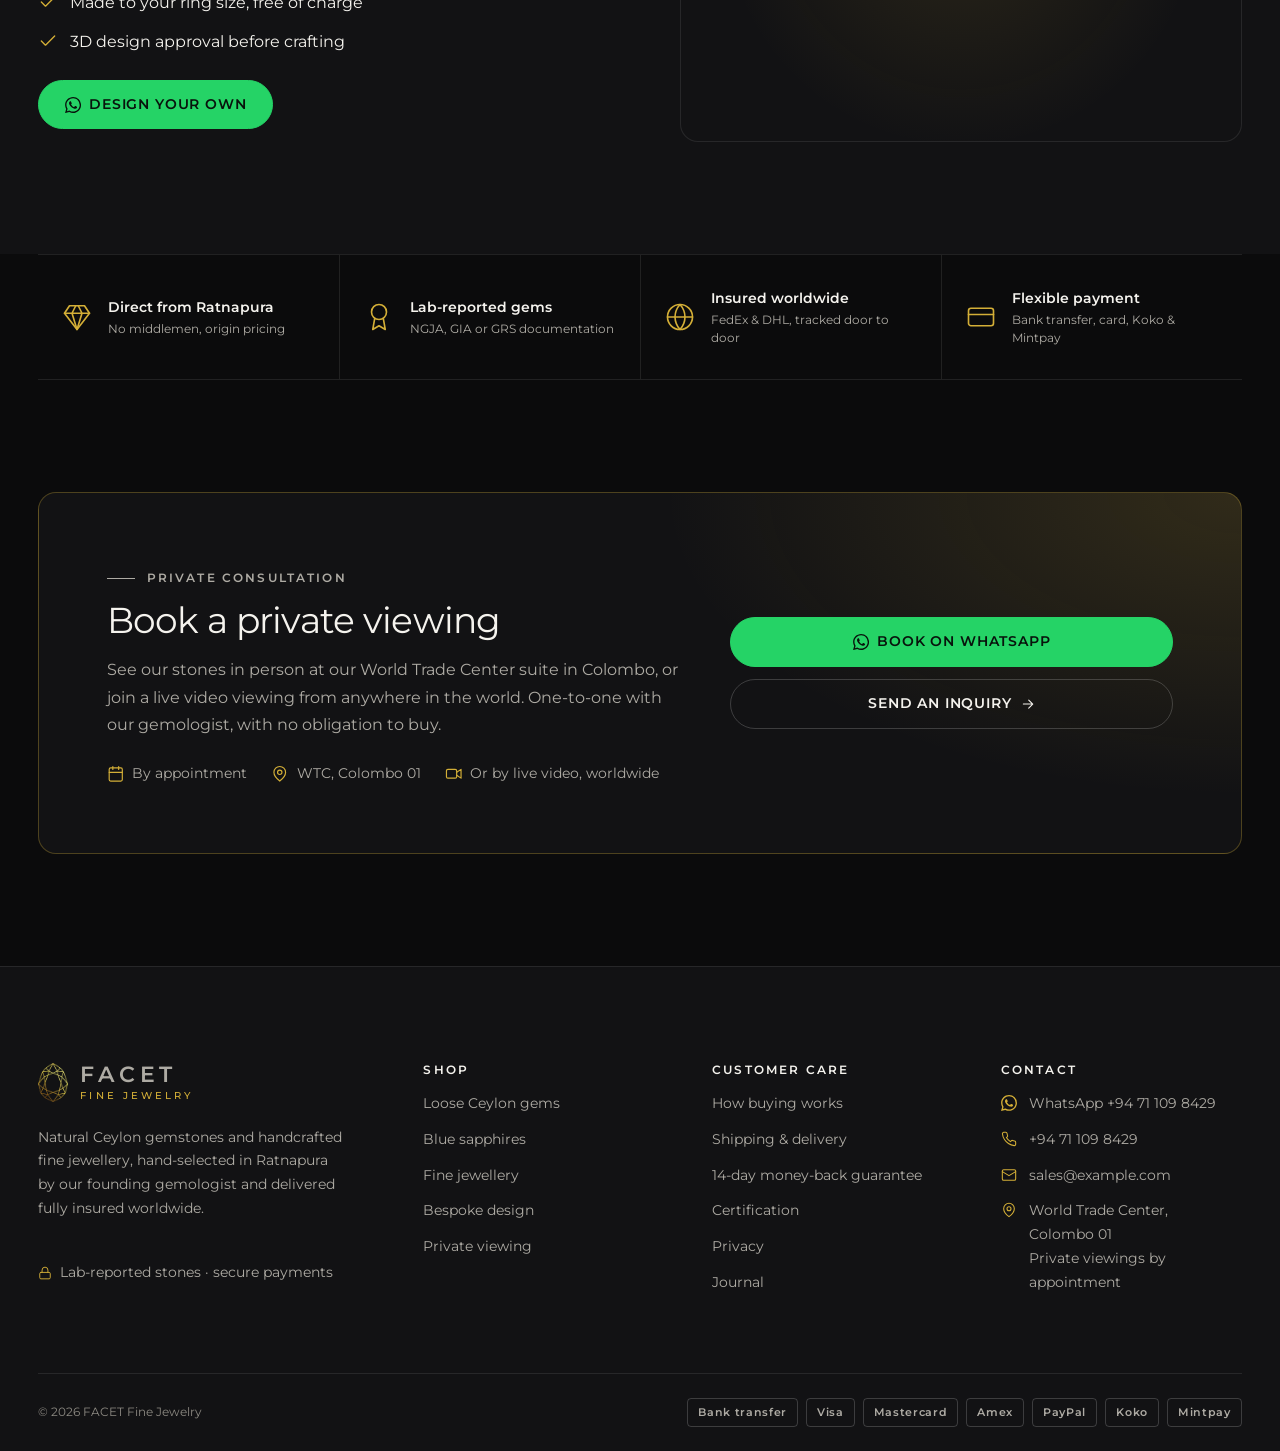
<file: jewellery.html>
<!DOCTYPE html>
<html lang="en">
<head>
  <meta charset="utf-8">
  <meta name="viewport" content="width=device-width, initial-scale=1">
  <title>Handcrafted Fine Jewellery with Ceylon Gems | FACET</title>
  <meta name="description" content="Handcrafted pendants, rings and jewellery sets set with natural Ceylon gemstones. Made to order in Sri Lanka, delivered fully insured worldwide.">
  <link rel="canonical" href="https://facet-seven-xi.vercel.app/jewellery.html">
  <meta name="theme-color" content="#0b0b0c">
  <meta property="og:type" content="website">
  <meta property="og:site_name" content="FACET Fine Jewelry">
  <meta property="og:title" content="Handcrafted Fine Jewellery with Ceylon Gems | FACET">
  <meta property="og:description" content="Handcrafted pendants, rings and jewellery sets set with natural Ceylon gemstones. Made to order in Sri Lanka, delivered fully insured worldwide.">
  <meta property="og:url" content="https://facet-seven-xi.vercel.app/jewellery.html">
  <meta property="og:image" content="https://facet-seven-xi.vercel.app/images/opt/j-01-960.webp">
  <meta name="twitter:card" content="summary_large_image">
  <link rel="icon" href="images/opt/favicon-32.png" sizes="32x32" type="image/png">
  <link rel="apple-touch-icon" href="images/opt/apple-touch-icon.png">
  <link rel="manifest" href="site.webmanifest">
  <link rel="preload" href="assets/fonts/montserrat-latin-var.woff2" as="font" type="font/woff2" crossorigin>
  <link rel="preconnect" href="https://cdn.jsdelivr.net" crossorigin>
  <link rel="stylesheet" href="assets/css/tokens.css">
  <link rel="stylesheet" href="assets/css/base.css">
  <link rel="stylesheet" href="assets/css/components.css">
  <link rel="stylesheet" href="assets/css/pages.css">
  <script type="module" src="assets/js/main.js"></script>
  <script type="importmap">{"imports":{"three":"https://cdn.jsdelivr.net/npm/three@0.163.0/build/three.module.js","three/addons/":"https://cdn.jsdelivr.net/npm/three@0.163.0/examples/jsm/"}}</script>
</head>
<body>
  <a class="skip-link" href="#main">Skip to content</a>
  <p class="announce">Live video viewing before you buy &middot; Insured worldwide delivery &middot; <a href="https://wa.me/94711098429?text=Hello%20FACET%21%20I%20have%20a%20question." target="_blank" rel="noopener">Chat with our gemologist</a></p>
  <header class="site-header">
    <div class="container site-header__inner">
      <a class="brand" href="index.html" aria-label="FACET Fine Jewelry — home">
        <img src="images/opt/logo-mark.webp" alt="" width="30" height="39">
        <span class="brand__name"><strong>FACET</strong><span>Fine Jewelry</span></span>
      </a>
      <nav class="nav" id="site-nav" aria-label="Main">
        <ul class="nav__list" role="list"><li><a class="nav__link" href="all-gems.html">Gems</a></li><li><a class="nav__link" href="jewellery.html" aria-current="page">Jewellery</a></li><li><a class="nav__link" href="blog.html">Journal</a></li><li><a class="nav__link" href="contact.html">Contact</a></li></ul>
        <div class="nav__cta-mobile">
          <a class="btn btn--wa btn--block" href="https://wa.me/94711098429?text=Hello%20FACET%21%20I%20would%20like%20some%20help%20choosing%20a%20gem." target="_blank" rel="noopener"><svg class="icon" aria-hidden="true" focusable="false"><use href="assets/icons.svg#i-whatsapp"/></svg> Chat on WhatsApp</a>
          <a class="btn btn--ghost btn--block" href="contact.html?interest=private-viewing"><svg class="icon" aria-hidden="true" focusable="false"><use href="assets/icons.svg#i-calendar"/></svg> Book a private viewing</a>
        </div>
      </nav>
      <div class="header-actions">
        <div class="currency"><label class="visually-hidden" for="currency-jewellery">Display prices in</label><select id="currency-jewellery" data-currency-select><option value="LKR">LKR</option><option value="USD">USD</option><option value="GBP">GBP</option><option value="EUR">EUR</option><option value="AUD">AUD</option></select><svg class="icon" aria-hidden="true" focusable="false"><use href="assets/icons.svg#i-chevron-down"/></svg></div>
        <a class="btn btn--wa btn--sm" href="https://wa.me/94711098429?text=Hello%20FACET%21%20I%20would%20like%20some%20help%20choosing%20a%20gem." target="_blank" rel="noopener"><svg class="icon" aria-hidden="true" focusable="false"><use href="assets/icons.svg#i-whatsapp"/></svg> Talk to an expert</a>
        <button class="nav-toggle" type="button" aria-expanded="false" aria-controls="site-nav" aria-label="Open menu">
          <svg class="icon icon--menu" aria-hidden="true" focusable="false"><use href="assets/icons.svg#i-menu"/></svg><svg class="icon icon--close" aria-hidden="true" focusable="false"><use href="assets/icons.svg#i-close"/></svg>
        </button>
      </div>
    </div>
  </header>

  <main id="main">
    <section class="page-hero">
      <div class="container catalog-intro">
        <div>
          <nav class="breadcrumbs" aria-label="Breadcrumb"><ol><li><a href="index.html">Home</a></li><li aria-current="page">Jewellery</li></ol></nav>
          <p class="eyebrow">Fine jewellery</p>
          <h1>Handcrafted around Ceylon gems</h1>
          <p>Pendants, rings and matching sets made by our goldsmiths in Sri Lanka. Every piece is made to order in your size and choice of metal.</p>
        </div>
        <div class="catalog-help">
          <svg class="icon" aria-hidden="true" focusable="false"><use href="assets/icons.svg#i-gem"/></svg>
          <p><strong>Can't see the one?</strong> We design around your stone and budget.</p>
          <a class="btn btn--wa btn--sm" href="https://wa.me/94711098429?text=Hello%20FACET%21%20I%20would%20like%20a%20custom%20piece%20of%20jewellery%3A%20" target="_blank" rel="noopener"><svg class="icon" aria-hidden="true" focusable="false"><use href="assets/icons.svg#i-whatsapp"/></svg> Ask</a>
        </div>
      </div>
    </section>

    <section class="section section--tight" aria-labelledby="catalog-title">
      <div class="container" data-catalog="jewellery">
        <h2 class="visually-hidden" id="catalog-title">Fine jewellery</h2>
        <div class="catalog-toolbar">
          <div class="chips" data-chips role="group" aria-label="Filter by category"></div>
          <div class="catalog-toolbar__row">
            <div class="search-field">
              <label class="visually-hidden" for="catalog-search">Search fine jewellery</label>
              <svg class="icon" aria-hidden="true" focusable="false"><use href="assets/icons.svg#i-search"/></svg>
              <input class="input" id="catalog-search" type="search" placeholder="Search by name, shape or ref…" autocomplete="off" data-search>
            </div>
            <div class="sort-field">
              <label class="visually-hidden" for="catalog-sort">Sort by</label>
              <select class="select" id="catalog-sort" data-sort><option value="featured">Featured</option><option value="price-asc">Price: low to high</option><option value="price-desc">Price: high to low</option></select>
            </div>
            <p class="result-count" data-count aria-live="polite"></p>
          </div>
        </div>
        <div class="product-grid" data-grid>
          <noscript><p>Our live catalogue needs JavaScript. You can still <a class="gold" href="https://wa.me/94711098429?text=Hello%20FACET%21%20Please%20send%20me%20your%20current%20fine%20jewellery.">ask us on WhatsApp</a> for the full list with photos and prices.</p></noscript>
        </div>
        <div class="empty-state" data-empty hidden>
          <svg class="icon" aria-hidden="true" focusable="false"><use href="assets/icons.svg#i-search"/></svg>
          <p><strong>No pieces match your search.</strong><br>We source to order, so tell us what you're looking for.</p>
          <div class="hero__ctas">
            <button class="btn btn--ghost btn--sm" type="button" data-reset>Clear filters</button>
            <a class="btn btn--wa btn--sm" href="https://wa.me/94711098429?text=Hello%20FACET%21%20I%20am%20looking%20for%20a%20specific%20gem.%20Can%20you%20source%20it%3F" target="_blank" rel="noopener"><svg class="icon" aria-hidden="true" focusable="false"><use href="assets/icons.svg#i-whatsapp"/></svg> Ask us to source it</a>
          </div>
        </div>
      </div>
    </section>

    <section class="section section--surface" aria-labelledby="craft-title">
      <div class="container split">
        <div class="split__body" data-reveal>
          <p class="eyebrow">Interactive 3D preview</p>
          <h2 id="craft-title">Explore every facet of the craft</h2>
          <p>Drag to turn our signature ring and see how the setting holds the stone. Every FACET piece is cast, set and polished by hand. For bespoke designs, we send you a 3D render like this one to approve before anything is made.</p>
          <ul class="check-list" role="list">
            <li><svg class="icon" aria-hidden="true" focusable="false"><use href="assets/icons.svg#i-check"/></svg><span>Gold (14K, 18K, 22K) or 925 silver</span></li>
            <li><svg class="icon" aria-hidden="true" focusable="false"><use href="assets/icons.svg#i-check"/></svg><span>Made to your ring size, free of charge</span></li>
            <li><svg class="icon" aria-hidden="true" focusable="false"><use href="assets/icons.svg#i-check"/></svg><span>3D design approval before crafting</span></li>
          </ul>
          <p><a class="btn btn--wa" href="https://wa.me/94711098429?text=Hello%20FACET%21%20I%20would%20like%20to%20design%20a%20custom%20ring." target="_blank" rel="noopener"><svg class="icon" aria-hidden="true" focusable="false"><use href="assets/icons.svg#i-whatsapp"/></svg> Design your own</a></p>
        </div>
        <div class="viewer" data-model="images/models/ring_shader_pos1.glb" data-reveal>
          <div class="viewer__status"><span class="spinner" aria-hidden="true"></span><p>Loading 3D ring…</p></div>
          <p class="viewer__hint" hidden><svg class="icon" aria-hidden="true" focusable="false"><use href="assets/icons.svg#i-rotate"/></svg> Drag to rotate &middot; scroll to zoom</p>
        </div>
      </div>
    </section>

    <section aria-label="Why buy from FACET">
      <div class="container trust-bar" data-reveal-group>
        <div class="trust-bar__item" data-reveal><svg class="icon" aria-hidden="true" focusable="false"><use href="assets/icons.svg#i-gem"/></svg><div><strong>Direct from Ratnapura</strong><span>No middlemen, origin pricing</span></div></div>
        <div class="trust-bar__item" data-reveal><svg class="icon" aria-hidden="true" focusable="false"><use href="assets/icons.svg#i-award"/></svg><div><strong>Lab-reported gems</strong><span>NGJA, GIA or GRS documentation</span></div></div>
        <div class="trust-bar__item" data-reveal><svg class="icon" aria-hidden="true" focusable="false"><use href="assets/icons.svg#i-globe"/></svg><div><strong>Insured worldwide</strong><span>FedEx &amp; DHL, tracked door to door</span></div></div>
        <div class="trust-bar__item" data-reveal><svg class="icon" aria-hidden="true" focusable="false"><use href="assets/icons.svg#i-card"/></svg><div><strong>Flexible payment</strong><span>Bank transfer, card, Koko &amp; Mintpay</span></div></div>
      </div>
    </section>

    <section class="section">
      <div class="container">
        <div class="cta-band" data-reveal>
          <div>
            <p class="eyebrow">Private consultation</p>
            <h2>Book a private viewing</h2>
            <p>See our stones in person at our World Trade Center suite in Colombo, or join a live video viewing from anywhere in the world. One-to-one with our gemologist, with no obligation to buy.</p>
            <div class="cta-band__meta">
              <span><svg class="icon" aria-hidden="true" focusable="false"><use href="assets/icons.svg#i-calendar"/></svg> By appointment</span>
              <span><svg class="icon" aria-hidden="true" focusable="false"><use href="assets/icons.svg#i-pin"/></svg> WTC, Colombo 01</span>
              <span><svg class="icon" aria-hidden="true" focusable="false"><use href="assets/icons.svg#i-video"/></svg> Or by live video, worldwide</span>
            </div>
          </div>
          <div class="cta-band__actions">
            <a class="btn btn--wa btn--block" href="https://wa.me/94711098429?text=Hello%20FACET%21%20I%20would%20like%20to%20book%20a%20private%20viewing." target="_blank" rel="noopener"><svg class="icon" aria-hidden="true" focusable="false"><use href="assets/icons.svg#i-whatsapp"/></svg> Book on WhatsApp</a>
            <a class="btn btn--ghost btn--block" href="contact.html?interest=private-viewing">Send an inquiry <svg class="icon icon--arrow" aria-hidden="true" focusable="false"><use href="assets/icons.svg#i-arrow"/></svg></a>
          </div>
        </div>
      </div>
    </section>
  </main>

  <footer class="site-footer">
    <div class="container">
      <div class="footer-grid">
        <div class="footer-about">
          <a class="brand" href="index.html" aria-label="FACET Fine Jewelry — home">
            <img src="images/opt/logo-mark.webp" alt="" width="30" height="39" loading="lazy">
            <span class="brand__name"><strong>FACET</strong><span>Fine Jewelry</span></span>
          </a>
          <p>Natural Ceylon gemstones and handcrafted fine jewellery, hand-selected in Ratnapura by our founding gemologist and delivered fully insured worldwide.</p>
          <p class="secure-note"><svg class="icon" aria-hidden="true" focusable="false"><use href="assets/icons.svg#i-lock"/></svg> Lab-reported stones &middot; secure payments</p>
        </div>
        <div>
          <h2>Shop</h2>
          <ul role="list">
            <li><a href="all-gems.html">Loose Ceylon gems</a></li>
            <li><a href="all-gems.html?type=blue">Blue sapphires</a></li>
            <li><a href="jewellery.html">Fine jewellery</a></li>
            <li><a href="contact.html?interest=custom-jewellery">Bespoke design</a></li>
            <li><a href="contact.html?interest=private-viewing">Private viewing</a></li>
          </ul>
        </div>
        <div>
          <h2>Customer care</h2>
          <ul role="list">
            <li><a href="index.html#how-it-works">How buying works</a></li>
            <li><a href="policies.html#shipping">Shipping &amp; delivery</a></li>
            <li><a href="policies.html#returns">14-day money-back guarantee</a></li>
            <li><a href="policies.html#certification">Certification</a></li>
            <li><a href="policies.html#privacy">Privacy</a></li>
            <li><a href="blog.html">Journal</a></li>
          </ul>
        </div>
        <div>
          <h2>Contact</h2>
          <ul role="list" class="footer-contact">
            <li><svg class="icon" aria-hidden="true" focusable="false"><use href="assets/icons.svg#i-whatsapp"/></svg><a href="https://wa.me/94711098429?text=Hello%20FACET%21" target="_blank" rel="noopener">WhatsApp +94 71 109 8429</a></li>
            <li><svg class="icon" aria-hidden="true" focusable="false"><use href="assets/icons.svg#i-phone"/></svg><a href="tel:+94711098429">+94 71 109 8429</a></li>
            <li><svg class="icon" aria-hidden="true" focusable="false"><use href="assets/icons.svg#i-mail"/></svg><a href="mailto:sales@example.com">sales@example.com</a></li>
            <li><svg class="icon" aria-hidden="true" focusable="false"><use href="assets/icons.svg#i-pin"/></svg><span>World Trade Center, Colombo 01<br>Private viewings by appointment</span></li>
          </ul>
        </div>
      </div>
      <div class="footer-bottom">
        <p>&copy; <span data-year>2026</span> FACET Fine Jewelry</p>
        <ul class="payments" role="list" aria-label="Accepted payment methods">
          <li>Bank transfer</li><li>Visa</li><li>Mastercard</li><li>Amex</li><li>PayPal</li><li>Koko</li><li>Mintpay</li>
        </ul>
      </div>
    </div>
  </footer>

  <a class="wa-fab" href="https://wa.me/94711098429?text=Hello%20FACET%21%20I%20am%20browsing%20your%20jewellery%20and%20have%20a%20question." target="_blank" rel="noopener" aria-label="Chat with our gemologist on WhatsApp">
    <svg class="icon" aria-hidden="true" focusable="false"><use href="assets/icons.svg#i-whatsapp"/></svg><span class="wa-fab__label">Chat with a gemologist</span><span class="wa-fab__online" aria-hidden="true"></span>
  </a>
</body>
</html>
</file>
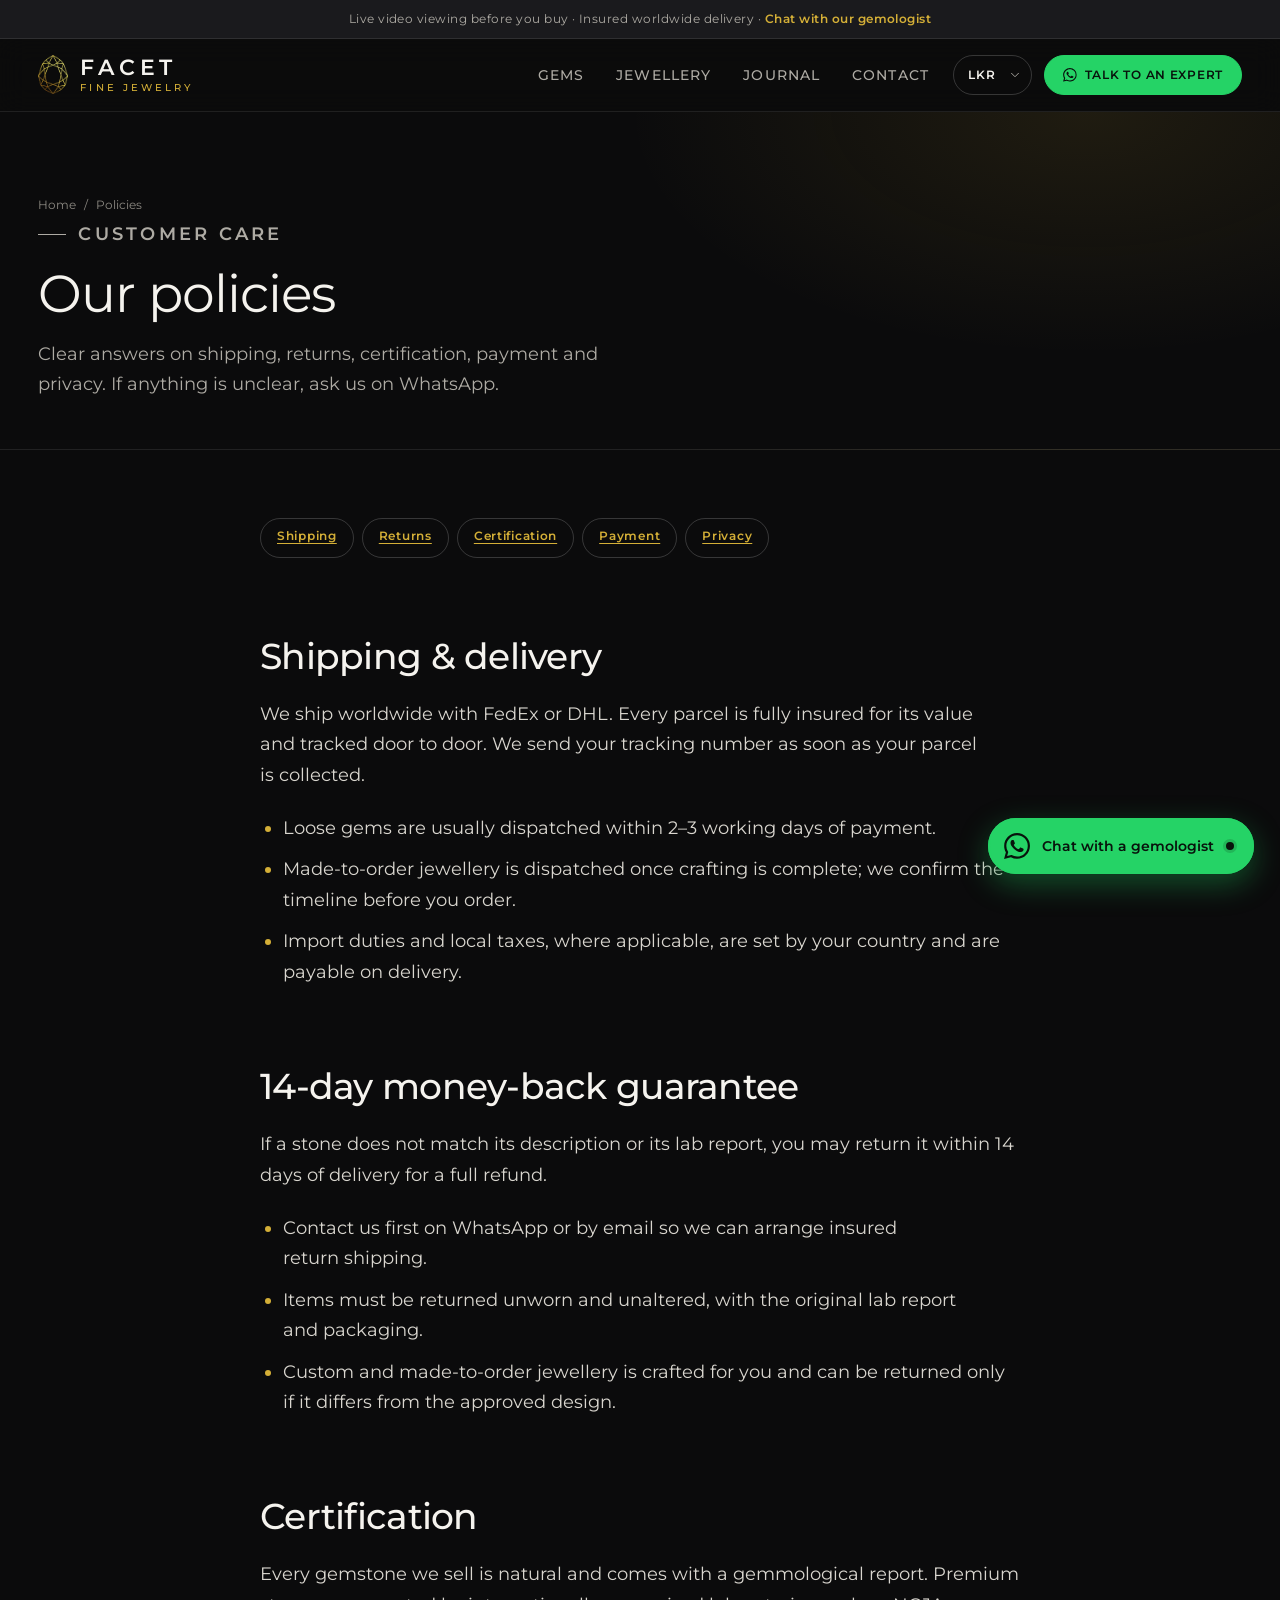
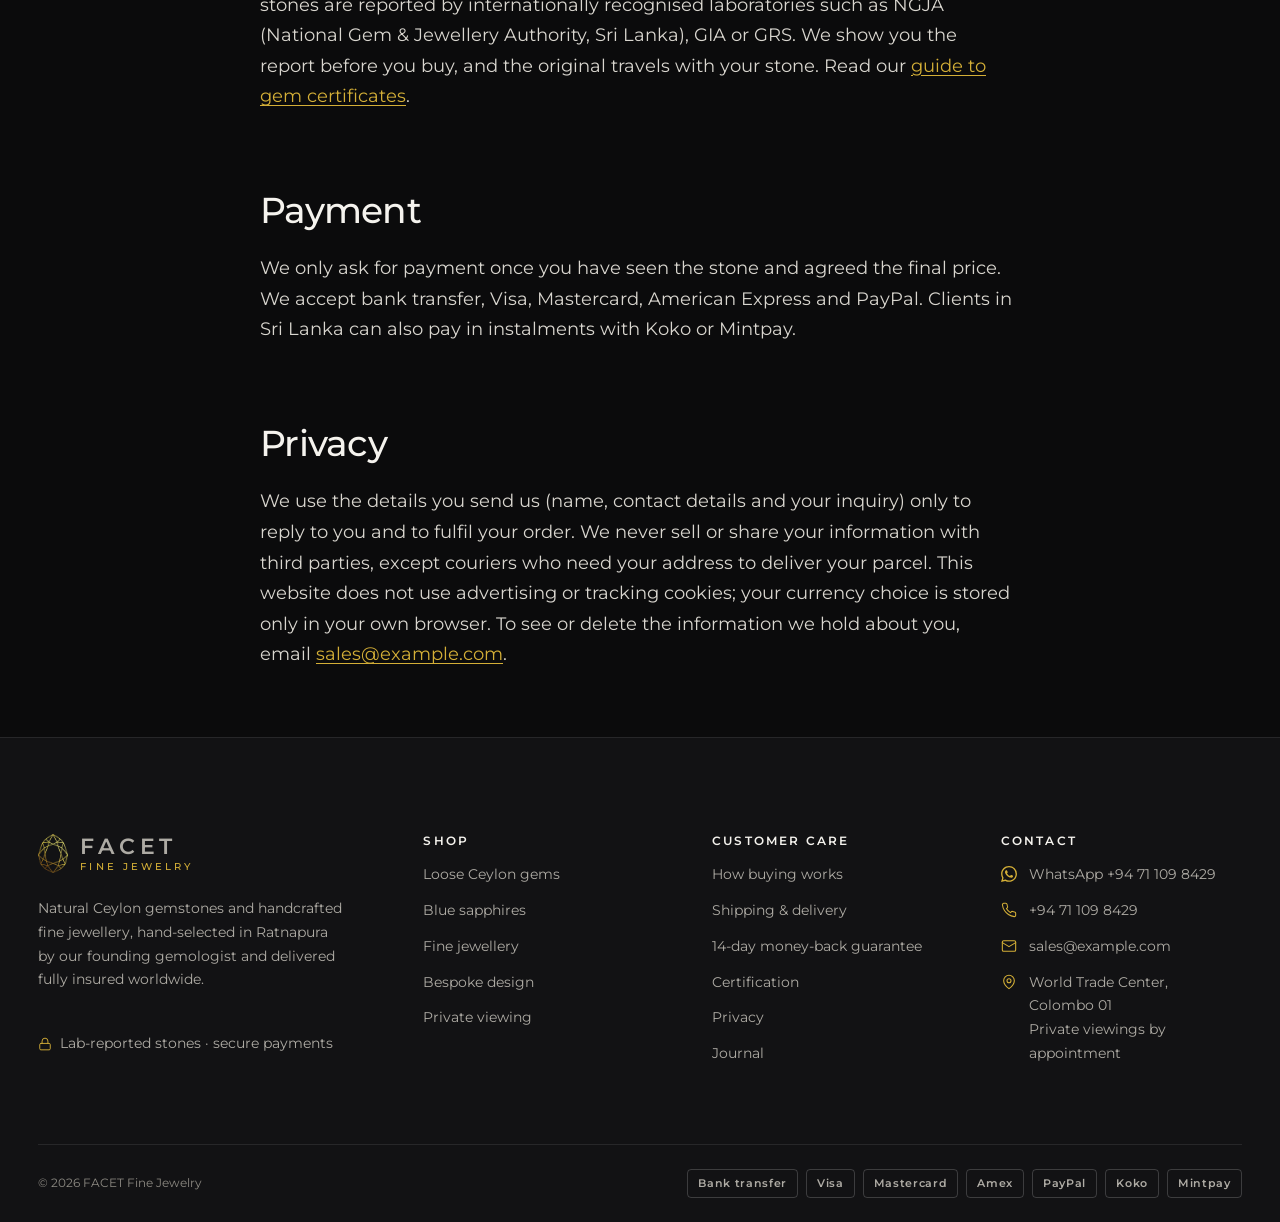
<file: policies.html>
<!DOCTYPE html>
<html lang="en">
<head>
  <meta charset="utf-8">
  <meta name="viewport" content="width=device-width, initial-scale=1">
  <title>Shipping, Returns, Certification &amp; Privacy | FACET</title>
  <meta name="description" content="How FACET ships insured worldwide, our 14-day money-back guarantee, gem certification, payment options and privacy policy.">
  <link rel="canonical" href="https://facet-seven-xi.vercel.app/policies.html">
  <meta name="theme-color" content="#0b0b0c">
  <meta property="og:type" content="website">
  <meta property="og:site_name" content="FACET Fine Jewelry">
  <meta property="og:title" content="Shipping, Returns, Certification &amp; Privacy | FACET">
  <meta property="og:description" content="How FACET ships insured worldwide, our 14-day money-back guarantee, gem certification, payment options and privacy policy.">
  <meta property="og:url" content="https://facet-seven-xi.vercel.app/policies.html">
  <meta property="og:image" content="https://facet-seven-xi.vercel.app/images/opt/hero-set-1440.webp">
  <meta name="twitter:card" content="summary_large_image">
  <link rel="icon" href="images/opt/favicon-32.png" sizes="32x32" type="image/png">
  <link rel="apple-touch-icon" href="images/opt/apple-touch-icon.png">
  <link rel="manifest" href="site.webmanifest">
  <link rel="preload" href="assets/fonts/montserrat-latin-var.woff2" as="font" type="font/woff2" crossorigin>
  <link rel="stylesheet" href="assets/css/tokens.css">
  <link rel="stylesheet" href="assets/css/base.css">
  <link rel="stylesheet" href="assets/css/components.css">
  <link rel="stylesheet" href="assets/css/pages.css">
  <script type="module" src="assets/js/main.js"></script>
</head>
<body>
  <a class="skip-link" href="#main">Skip to content</a>
  <p class="announce">Live video viewing before you buy &middot; Insured worldwide delivery &middot; <a href="https://wa.me/94711098429?text=Hello%20FACET%21%20I%20have%20a%20question." target="_blank" rel="noopener">Chat with our gemologist</a></p>
  <header class="site-header">
    <div class="container site-header__inner">
      <a class="brand" href="index.html" aria-label="FACET Fine Jewelry — home">
        <img src="images/opt/logo-mark.webp" alt="" width="30" height="39">
        <span class="brand__name"><strong>FACET</strong><span>Fine Jewelry</span></span>
      </a>
      <nav class="nav" id="site-nav" aria-label="Main">
        <ul class="nav__list" role="list"><li><a class="nav__link" href="all-gems.html">Gems</a></li><li><a class="nav__link" href="jewellery.html">Jewellery</a></li><li><a class="nav__link" href="blog.html">Journal</a></li><li><a class="nav__link" href="contact.html">Contact</a></li></ul>
        <div class="nav__cta-mobile">
          <a class="btn btn--wa btn--block" href="https://wa.me/94711098429?text=Hello%20FACET%21%20I%20would%20like%20some%20help%20choosing%20a%20gem." target="_blank" rel="noopener"><svg class="icon" aria-hidden="true" focusable="false"><use href="assets/icons.svg#i-whatsapp"/></svg> Chat on WhatsApp</a>
          <a class="btn btn--ghost btn--block" href="contact.html?interest=private-viewing"><svg class="icon" aria-hidden="true" focusable="false"><use href="assets/icons.svg#i-calendar"/></svg> Book a private viewing</a>
        </div>
      </nav>
      <div class="header-actions">
        <div class="currency"><label class="visually-hidden" for="currency-">Display prices in</label><select id="currency-" data-currency-select><option value="LKR">LKR</option><option value="USD">USD</option><option value="GBP">GBP</option><option value="EUR">EUR</option><option value="AUD">AUD</option></select><svg class="icon" aria-hidden="true" focusable="false"><use href="assets/icons.svg#i-chevron-down"/></svg></div>
        <a class="btn btn--wa btn--sm" href="https://wa.me/94711098429?text=Hello%20FACET%21%20I%20would%20like%20some%20help%20choosing%20a%20gem." target="_blank" rel="noopener"><svg class="icon" aria-hidden="true" focusable="false"><use href="assets/icons.svg#i-whatsapp"/></svg> Talk to an expert</a>
        <button class="nav-toggle" type="button" aria-expanded="false" aria-controls="site-nav" aria-label="Open menu">
          <svg class="icon icon--menu" aria-hidden="true" focusable="false"><use href="assets/icons.svg#i-menu"/></svg><svg class="icon icon--close" aria-hidden="true" focusable="false"><use href="assets/icons.svg#i-close"/></svg>
        </button>
      </div>
    </div>
  </header>

  <main id="main">
    <section class="page-hero">
      <div class="container catalog-intro">
        <div>
          <nav class="breadcrumbs" aria-label="Breadcrumb"><ol><li><a href="index.html">Home</a></li><li aria-current="page">Policies</li></ol></nav>
          <p class="eyebrow">Customer care</p>
          <h1>Our policies</h1>
          <p>Clear answers on shipping, returns, certification, payment and privacy. If anything is unclear, ask us on WhatsApp.</p>
        </div>
        
      </div>
    </section>
    <!-- OWNER: please review these policies with your legal/tax advisor before launch. -->
    <section class="section section--tight">
      <div class="container container--narrow prose">
        <nav class="policy-nav" aria-label="Policy sections">
          <a class="chip" href="#shipping">Shipping</a><a class="chip" href="#returns">Returns</a><a class="chip" href="#certification">Certification</a><a class="chip" href="#payment">Payment</a><a class="chip" href="#privacy">Privacy</a>
        </nav>
        <h2 id="shipping">Shipping &amp; delivery</h2>
        <p>We ship worldwide with FedEx or DHL. Every parcel is fully insured for its value and tracked door to door. We send your tracking number as soon as your parcel is collected.</p>
        <ul>
          <li>Loose gems are usually dispatched within 2–3 working days of payment.</li>
          <li>Made-to-order jewellery is dispatched once crafting is complete; we confirm the timeline before you order.</li>
          <li>Import duties and local taxes, where applicable, are set by your country and are payable on delivery.</li>
        </ul>
        <h2 id="returns">14-day money-back guarantee</h2>
        <p>If a stone does not match its description or its lab report, you may return it within 14 days of delivery for a full refund.</p>
        <ul>
          <li>Contact us first on WhatsApp or by email so we can arrange insured return shipping.</li>
          <li>Items must be returned unworn and unaltered, with the original lab report and packaging.</li>
          <li>Custom and made-to-order jewellery is crafted for you and can be returned only if it differs from the approved design.</li>
        </ul>
        <h2 id="certification">Certification</h2>
        <p>Every gemstone we sell is natural and comes with a gemmological report. Premium stones are reported by internationally recognised laboratories such as NGJA (National Gem &amp; Jewellery Authority, Sri Lanka), GIA or GRS. We show you the report before you buy, and the original travels with your stone. Read our <a href="article-certifications.html">guide to gem certificates</a>.</p>
        <h2 id="payment">Payment</h2>
        <p>We only ask for payment once you have seen the stone and agreed the final price. We accept bank transfer, Visa, Mastercard, American Express and PayPal. Clients in Sri Lanka can also pay in instalments with Koko or Mintpay.</p>
        <h2 id="privacy">Privacy</h2>
        <p>We use the details you send us (name, contact details and your inquiry) only to reply to you and to fulfil your order. We never sell or share your information with third parties, except couriers who need your address to deliver your parcel. This website does not use advertising or tracking cookies; your currency choice is stored only in your own browser. To see or delete the information we hold about you, email <a href="mailto:sales@example.com">sales@example.com</a>.</p>
      </div>
    </section>
  </main>

  <footer class="site-footer">
    <div class="container">
      <div class="footer-grid">
        <div class="footer-about">
          <a class="brand" href="index.html" aria-label="FACET Fine Jewelry — home">
            <img src="images/opt/logo-mark.webp" alt="" width="30" height="39" loading="lazy">
            <span class="brand__name"><strong>FACET</strong><span>Fine Jewelry</span></span>
          </a>
          <p>Natural Ceylon gemstones and handcrafted fine jewellery, hand-selected in Ratnapura by our founding gemologist and delivered fully insured worldwide.</p>
          <p class="secure-note"><svg class="icon" aria-hidden="true" focusable="false"><use href="assets/icons.svg#i-lock"/></svg> Lab-reported stones &middot; secure payments</p>
        </div>
        <div>
          <h2>Shop</h2>
          <ul role="list">
            <li><a href="all-gems.html">Loose Ceylon gems</a></li>
            <li><a href="all-gems.html?type=blue">Blue sapphires</a></li>
            <li><a href="jewellery.html">Fine jewellery</a></li>
            <li><a href="contact.html?interest=custom-jewellery">Bespoke design</a></li>
            <li><a href="contact.html?interest=private-viewing">Private viewing</a></li>
          </ul>
        </div>
        <div>
          <h2>Customer care</h2>
          <ul role="list">
            <li><a href="index.html#how-it-works">How buying works</a></li>
            <li><a href="policies.html#shipping">Shipping &amp; delivery</a></li>
            <li><a href="policies.html#returns">14-day money-back guarantee</a></li>
            <li><a href="policies.html#certification">Certification</a></li>
            <li><a href="policies.html#privacy">Privacy</a></li>
            <li><a href="blog.html">Journal</a></li>
          </ul>
        </div>
        <div>
          <h2>Contact</h2>
          <ul role="list" class="footer-contact">
            <li><svg class="icon" aria-hidden="true" focusable="false"><use href="assets/icons.svg#i-whatsapp"/></svg><a href="https://wa.me/94711098429?text=Hello%20FACET%21" target="_blank" rel="noopener">WhatsApp +94 71 109 8429</a></li>
            <li><svg class="icon" aria-hidden="true" focusable="false"><use href="assets/icons.svg#i-phone"/></svg><a href="tel:+94711098429">+94 71 109 8429</a></li>
            <li><svg class="icon" aria-hidden="true" focusable="false"><use href="assets/icons.svg#i-mail"/></svg><a href="mailto:sales@example.com">sales@example.com</a></li>
            <li><svg class="icon" aria-hidden="true" focusable="false"><use href="assets/icons.svg#i-pin"/></svg><span>World Trade Center, Colombo 01<br>Private viewings by appointment</span></li>
          </ul>
        </div>
      </div>
      <div class="footer-bottom">
        <p>&copy; <span data-year>2026</span> FACET Fine Jewelry</p>
        <ul class="payments" role="list" aria-label="Accepted payment methods">
          <li>Bank transfer</li><li>Visa</li><li>Mastercard</li><li>Amex</li><li>PayPal</li><li>Koko</li><li>Mintpay</li>
        </ul>
      </div>
    </div>
  </footer>

  <a class="wa-fab" href="https://wa.me/94711098429?text=Hello%20FACET%21%20I%20have%20a%20question." target="_blank" rel="noopener" aria-label="Chat with our gemologist on WhatsApp">
    <svg class="icon" aria-hidden="true" focusable="false"><use href="assets/icons.svg#i-whatsapp"/></svg><span class="wa-fab__label">Chat with a gemologist</span><span class="wa-fab__online" aria-hidden="true"></span>
  </a>
</body>
</html>
</file>
<file: assets/css/tokens.css>
/* ==========================================================================
   FACET — Design tokens
   Every colour, size and timing used on the site lives here.
   Change the brand by editing this file only.
   ========================================================================== */
/* Montserrat (SIL Open Font License) — self-hosted variable font, latin subset, weights 300–600 */
@font-face {
  font-family: "Montserrat";
  font-style: normal;
  font-weight: 300 600;
  font-display: swap;
  src: url("../fonts/montserrat-latin-var.woff2") format("woff2");
  unicode-range: U+0000-00FF, U+0131, U+0152-0153, U+02BB-02BC, U+02C6, U+02DA, U+02DC, U+0304, U+0308, U+0329, U+2000-206F, U+20AC, U+2122, U+2191, U+2193, U+2212, U+2215, U+FEFF, U+FFFD;
}

:root {
  /* Colour — dark luxury palette (all text pairs meet WCAG AA) */
  --c-bg: #0b0b0c;
  --c-surface: #121214;
  --c-surface-2: #1a1a1d;
  --c-surface-3: #232327;
  --c-line: rgb(255 255 255 / 0.09);
  --c-line-strong: rgb(255 255 255 / 0.18);
  --c-text: #f5f3ee;
  --c-muted: #aeaba4;          /* 8.4:1 on --c-bg */
  --c-subtle: #8c8982;         /* 5.6:1 on --c-bg */
  --c-gold: #d4af37;           /* 9.6:1 on --c-bg */
  --c-gold-hover: #e8c860;
  --c-gold-soft: rgb(212 175 55 / 0.12);
  --c-on-gold: #121212;
  --c-ivory: #f6f2ea;
  --c-ink: #17171a;            /* text on ivory */
  --c-ink-muted: #55524c;      /* 7.2:1 on ivory */
  --c-wa: #25d366;
  --c-wa-hover: #3be07a;
  --c-success: #4ade80;
  --c-danger: #f87171;
  --c-plinth: #eeece8;         /* light well behind loose-gem photos */

  /* Typography */
  --font-sans: "Montserrat", ui-sans-serif, system-ui, -apple-system, "Segoe UI", Roboto, sans-serif;
  --fs-xs: 0.75rem;
  --fs-sm: 0.875rem;
  --fs-base: 1rem;
  --fs-md: 1.125rem;
  --fs-lg: clamp(1.25rem, 1.1rem + 0.6vw, 1.5rem);
  --fs-xl: clamp(1.6rem, 1.3rem + 1.2vw, 2.25rem);
  --fs-2xl: clamp(2rem, 1.5rem + 2.2vw, 3.25rem);
  --fs-3xl: clamp(2.5rem, 1.6rem + 3.8vw, 4.75rem);
  --lh-tight: 1.1;
  --lh-snug: 1.3;
  --lh-body: 1.7;
  --tracking-wide: 0.18em;
  --tracking-tight: -0.02em;

  /* Spacing (4px base) */
  --s-1: 0.25rem;
  --s-2: 0.5rem;
  --s-3: 0.75rem;
  --s-4: 1rem;
  --s-5: 1.5rem;
  --s-6: 2rem;
  --s-7: 3rem;
  --s-8: 4rem;
  --s-9: 6rem;
  --section-y: clamp(4rem, 3rem + 5vw, 8rem);
  --gutter: clamp(1.25rem, 0.8rem + 2vw, 2.5rem);
  --container: 1240px;
  --container-narrow: 760px;

  /* Shape & depth */
  --radius-sm: 4px;
  --radius: 10px;
  --radius-lg: 18px;
  --radius-pill: 999px;
  --shadow-1: 0 1px 2px rgb(0 0 0 / 0.4), 0 6px 18px rgb(0 0 0 / 0.25);
  --shadow-2: 0 18px 50px rgb(0 0 0 / 0.55);
  --shadow-gold: 0 10px 40px rgb(212 175 55 / 0.18);

  /* Motion */
  --ease-out: cubic-bezier(0.22, 0.7, 0.2, 1);
  --ease-in-out: cubic-bezier(0.65, 0, 0.35, 1);
  --dur-1: 150ms;
  --dur-2: 280ms;
  --dur-3: 600ms;

  /* Layers */
  --z-header: 50;
  --z-fab: 60;
  --z-menu: 70;

  --header-h: 72px;
  color-scheme: dark;
}
</file>
<file: assets/css/base.css>
/* ==========================================================================
   FACET — Base: reset, typography, accessibility helpers, motion
   ========================================================================== */
*, *::before, *::after { box-sizing: border-box; }
* { margin: 0; }

html {
  -webkit-text-size-adjust: 100%;
  scroll-behavior: smooth;
  scroll-padding-top: calc(var(--header-h) + 1rem);
}

body {
  min-height: 100vh;
  background: var(--c-bg);
  color: var(--c-text);
  font-family: var(--font-sans);
  font-size: var(--fs-base);
  font-weight: 400;
  line-height: var(--lh-body);
  -webkit-font-smoothing: antialiased;
  text-rendering: optimizeLegibility;
  overflow-x: clip;
}

img, svg, video, canvas { display: block; max-width: 100%; }
img { height: auto; }
input, button, textarea, select { font: inherit; color: inherit; }
button { cursor: pointer; background: none; border: 0; }
a { color: inherit; text-decoration: none; }
ul[role="list"], ol[role="list"] { list-style: none; padding: 0; }
p, li { text-wrap: pretty; }

h1, h2, h3, h4 {
  font-weight: 500;
  line-height: var(--lh-tight);
  letter-spacing: var(--tracking-tight);
  text-wrap: balance;
}
h1 { font-size: var(--fs-3xl); font-weight: 400; }
h2 { font-size: var(--fs-2xl); font-weight: 400; }
h3 { font-size: var(--fs-lg); line-height: var(--lh-snug); }
strong { font-weight: 600; }
em.gold, .gold { color: var(--c-gold); font-style: normal; }

/* Icons from assets/icons.svg */
.icon {
  width: 1.25em;
  height: 1.25em;
  flex: none;
  fill: none;
  stroke: currentColor;
  stroke-width: 1.6;
  stroke-linecap: round;
  stroke-linejoin: round;
}
.icon--fill { fill: currentColor; stroke: none; }

/* Accessibility */
.skip-link {
  position: absolute;
  inset-inline-start: var(--s-4);
  top: -100px;
  z-index: 100;
  padding: var(--s-3) var(--s-5);
  background: var(--c-gold);
  color: var(--c-on-gold);
  font-weight: 600;
  border-radius: var(--radius-sm);
}
.skip-link:focus { top: var(--s-4); }

.visually-hidden {
  position: absolute !important;
  width: 1px; height: 1px;
  overflow: hidden;
  clip: rect(0 0 0 0);
  clip-path: inset(50%);
  white-space: nowrap;
}

:focus-visible {
  outline: 2px solid var(--c-gold);
  outline-offset: 3px;
  border-radius: 2px;
}

::selection { background: var(--c-gold); color: var(--c-on-gold); }

/* Scroll-reveal (progressive enhancement: only hidden once JS has run) */
.js [data-reveal] {
  opacity: 0;
  transform: translateY(24px);
  transition: opacity var(--dur-3) var(--ease-out), transform var(--dur-3) var(--ease-out);
  transition-delay: calc(var(--reveal-i, 0) * 80ms);
}
.js [data-reveal].is-visible { opacity: 1; transform: none; }

@media (prefers-reduced-motion: reduce) {
  html { scroll-behavior: auto; }
  *, *::before, *::after {
    animation-duration: 0.01ms !important;
    animation-iteration-count: 1 !important;
    transition-duration: 0.01ms !important;
  }
  .js [data-reveal] { opacity: 1; transform: none; }
}
</file>
<file: assets/css/components.css>
/* ==========================================================================
   FACET — Components (shared by every page)
   Order: layout · buttons · header/nav · cards · catalog · dialog · forms ·
          trust · testimonials · faq · cta · footer · whatsapp fab
   ========================================================================== */

/* ---------- Layout primitives ---------- */
.container {
  width: min(100% - 2 * var(--gutter), var(--container));
  margin-inline: auto;
}
.container--narrow { width: min(100% - 2 * var(--gutter), var(--container-narrow)); }

.section { padding-block: var(--section-y); }
.section--tight { padding-block: calc(var(--section-y) * 0.6); }
.section--surface { background: var(--c-surface); }
.section--ivory { background: var(--c-ivory); color: var(--c-ink); }
.section--ivory .eyebrow { color: #76590c; }           /* AA on ivory */
.section--ivory .section-head p { color: var(--c-ink-muted); }

.section-head {
  display: grid;
  gap: var(--s-4);
  max-width: 680px;
  margin-bottom: var(--s-8);
}
.section-head--center { margin-inline: auto; text-align: center; justify-items: center; }
.section-head p { color: var(--c-muted); font-size: var(--fs-md); }
.section-head--split {
  max-width: none;
  grid-template-columns: 1fr auto;
  align-items: end;
}
@media (max-width: 720px) { .section-head--split { grid-template-columns: 1fr; } }

.eyebrow {
  display: inline-flex;
  align-items: center;
  gap: var(--s-3);
  font-size: var(--fs-xs);
  font-weight: 600;
  letter-spacing: var(--tracking-wide);
  text-transform: uppercase;
  color: var(--c-gold);
}
.eyebrow::before {
  content: "";
  width: 28px;
  height: 1px;
  background: currentColor;
}
.section-head--center .eyebrow::after {
  content: "";
  width: 28px;
  height: 1px;
  background: currentColor;
}

.lead { font-size: var(--fs-md); color: var(--c-muted); }

/* ---------- Buttons ---------- */
.btn {
  --btn-bg: transparent;
  --btn-fg: var(--c-text);
  --btn-bd: var(--c-line-strong);
  position: relative;
  display: inline-flex;
  align-items: center;
  justify-content: center;
  gap: var(--s-2);
  min-height: 48px;
  padding: 0.75rem 1.6rem;
  background: var(--btn-bg);
  color: var(--btn-fg);
  border: 1px solid var(--btn-bd);
  border-radius: var(--radius-pill);
  font-size: var(--fs-sm);
  font-weight: 600;
  letter-spacing: 0.06em;
  text-transform: uppercase;
  white-space: nowrap;
  overflow: hidden;
  isolation: isolate;
  transition:
    background-color var(--dur-2) var(--ease-out),
    border-color var(--dur-2) var(--ease-out),
    color var(--dur-2) var(--ease-out),
    transform var(--dur-1) var(--ease-out),
    box-shadow var(--dur-2) var(--ease-out);
}
.btn:hover { border-color: var(--c-gold); color: var(--c-gold); }
.btn:active { transform: scale(0.97); }
.btn .icon { width: 1.15em; height: 1.15em; transition: transform var(--dur-2) var(--ease-out); }
.btn:hover .icon--arrow { transform: translateX(4px); }

.btn--primary {
  --btn-bg: var(--c-gold);
  --btn-fg: var(--c-on-gold);
  --btn-bd: var(--c-gold);
}
.btn--primary:hover {
  background: var(--c-gold-hover);
  border-color: var(--c-gold-hover);
  color: var(--c-on-gold);
  box-shadow: var(--shadow-gold);
}
/* Light sweep micro-interaction on the primary CTA */
.btn--primary::after {
  content: "";
  position: absolute;
  inset: 0;
  z-index: -1;
  background: linear-gradient(110deg, transparent 30%, rgb(255 255 255 / 0.45) 50%, transparent 70%);
  transform: translateX(-120%);
  transition: transform 700ms var(--ease-out);
}
.btn--primary:hover::after { transform: translateX(120%); }

.btn--wa {
  --btn-bg: var(--c-wa);
  --btn-fg: #08130c;
  --btn-bd: var(--c-wa);
}
.btn--wa:hover { background: var(--c-wa-hover); border-color: var(--c-wa-hover); color: #08130c; }

.btn--ghost:hover { background: var(--c-gold-soft); }
.btn--dark { --btn-bg: var(--c-ink); --btn-fg: var(--c-ivory); --btn-bd: var(--c-ink); }
.btn--dark:hover { background: #000; color: var(--c-gold); }
.btn--sm { min-height: 40px; padding: 0.5rem 1.1rem; font-size: var(--fs-xs); }
.btn--block { width: 100%; }

.link-arrow {
  display: inline-flex;
  align-items: center;
  gap: var(--s-2);
  color: var(--c-gold);
  font-size: var(--fs-sm);
  font-weight: 600;
  letter-spacing: 0.06em;
  text-transform: uppercase;
  background: linear-gradient(currentColor, currentColor) 0 100% / 0 1px no-repeat;
  padding-bottom: 2px;
  transition: background-size var(--dur-2) var(--ease-out);
}
.link-arrow:hover { background-size: 100% 1px; }
.link-arrow .icon { transition: transform var(--dur-2) var(--ease-out); }
.link-arrow:hover .icon { transform: translateX(4px); }

/* ---------- Announcement bar ---------- */
.announce {
  background: var(--c-surface-2);
  border-bottom: 1px solid var(--c-line);
  color: var(--c-muted);
  font-size: var(--fs-xs);
  letter-spacing: 0.04em;
  text-align: center;
  padding: 0.55rem var(--gutter);
}
.announce a { color: var(--c-gold); font-weight: 600; }
.announce a:hover { text-decoration: underline; }

/* ---------- Header & navigation ---------- */
.site-header {
  position: sticky;
  top: 0;
  z-index: var(--z-header);
  background: rgb(11 11 12 / 0.82);
  backdrop-filter: saturate(140%) blur(14px);
  -webkit-backdrop-filter: saturate(140%) blur(14px);
  border-bottom: 1px solid var(--c-line);
  transition: background-color var(--dur-2) var(--ease-out), box-shadow var(--dur-2) var(--ease-out);
}
.site-header.is-scrolled { background: rgb(11 11 12 / 0.95); box-shadow: 0 6px 30px rgb(0 0 0 / 0.4); }

.site-header__inner {
  display: flex;
  align-items: center;
  gap: var(--s-5);
  min-height: var(--header-h);
}

.brand {
  display: inline-flex;
  align-items: center;
  gap: var(--s-3);
  margin-inline-end: auto;
}
.brand img { width: 30px; height: 39px; }
.brand__name {
  display: grid;
  line-height: 1;
}
.brand__name strong {
  font-size: 1.35rem;
  font-weight: 600;
  letter-spacing: 0.22em;
}
.brand__name span {
  margin-top: 5px;
  font-size: 0.6rem;
  font-weight: 500;
  letter-spacing: 0.32em;
  color: var(--c-gold);
  text-transform: uppercase;
}

.nav { display: flex; align-items: center; gap: var(--s-6); }
.nav__list { display: flex; gap: var(--s-6); list-style: none; padding: 0; }
.nav__link {
  position: relative;
  padding-block: var(--s-2);
  font-size: var(--fs-sm);
  font-weight: 500;
  letter-spacing: 0.08em;
  text-transform: uppercase;
  color: var(--c-muted);
  transition: color var(--dur-2) var(--ease-out);
}
.nav__link::after {
  content: "";
  position: absolute;
  inset-inline: 0;
  bottom: 0;
  height: 1px;
  background: var(--c-gold);
  transform: scaleX(0);
  transform-origin: right;
  transition: transform var(--dur-2) var(--ease-out);
}
.nav__link:hover, .nav__link[aria-current="page"] { color: var(--c-text); }
.nav__link:hover::after, .nav__link[aria-current="page"]::after { transform: scaleX(1); transform-origin: left; }

.header-actions { display: flex; align-items: center; gap: var(--s-3); }

.currency {
  position: relative;
  display: inline-flex;
  align-items: center;
}
.currency select {
  appearance: none;
  min-height: 40px;
  padding: 0 2rem 0 0.9rem;
  background: transparent;
  border: 1px solid var(--c-line-strong);
  border-radius: var(--radius-pill);
  color: var(--c-text);
  font-size: var(--fs-xs);
  font-weight: 600;
  letter-spacing: 0.08em;
  cursor: pointer;
}
.currency select:hover { border-color: var(--c-gold); }
.currency select option { background: var(--c-surface-2); }
.currency .icon {
  position: absolute;
  inset-inline-end: 0.65rem;
  width: 14px;
  height: 14px;
  pointer-events: none;
  color: var(--c-muted);
}

.nav-toggle {
  display: none;
  width: 44px;
  height: 44px;
  align-items: center;
  justify-content: center;
  border-radius: var(--radius-pill);
  border: 1px solid var(--c-line-strong);
}
.nav-toggle .icon { width: 22px; height: 22px; }
.nav-toggle .icon--close { display: none; }
.nav-toggle[aria-expanded="true"] .icon--menu { display: none; }
.nav-toggle[aria-expanded="true"] .icon--close { display: block; }
.nav__cta-mobile { display: none; }

@media (max-width: 960px) {
  .nav-toggle { display: inline-flex; }
  .header-actions .btn--wa { display: none; }
  .nav {
    position: fixed;
    inset: var(--header-h) 0 0 0;
    z-index: var(--z-menu);
    flex-direction: column;
    align-items: stretch;
    gap: var(--s-6);
    padding: var(--s-6) var(--gutter) var(--s-8);
    background: var(--c-bg);
    overflow-y: auto;
    opacity: 0;
    visibility: hidden;
    transform: translateY(-8px);
    transition: opacity var(--dur-2) var(--ease-out), transform var(--dur-2) var(--ease-out), visibility 0s linear var(--dur-2);
  }
  .nav.is-open {
    opacity: 1;
    visibility: visible;
    transform: none;
    transition: opacity var(--dur-2) var(--ease-out), transform var(--dur-2) var(--ease-out);
  }
  .nav__list { flex-direction: column; gap: 0; }
  .nav__link {
    display: block;
    padding-block: var(--s-4);
    border-bottom: 1px solid var(--c-line);
    font-size: var(--fs-lg);
    letter-spacing: 0.02em;
    text-transform: none;
    color: var(--c-text);
  }
  .nav__link::after { display: none; }
  .nav__link[aria-current="page"] { color: var(--c-gold); }
  .nav__cta-mobile { display: grid; gap: var(--s-3); }
  body.menu-open { overflow: hidden; }
}
@media (max-width: 420px) {
  .brand__name span { display: none; }
}

/* ---------- Page hero (inner pages) ---------- */
.page-hero {
  padding-block: clamp(3rem, 2rem + 4vw, 6rem) clamp(2rem, 1.5rem + 2vw, 3.5rem);
  border-bottom: 1px solid var(--c-line);
  background:
    radial-gradient(60% 120% at 85% 0%, rgb(212 175 55 / 0.10), transparent 60%),
    var(--c-bg);
}
.page-hero h1 { font-size: var(--fs-2xl); margin-block: var(--s-4); }
.page-hero p { max-width: 620px; color: var(--c-muted); font-size: var(--fs-md); }

.breadcrumbs ol { display: flex; flex-wrap: wrap; gap: var(--s-2); list-style: none; padding: 0; font-size: var(--fs-xs); color: var(--c-subtle); }
.breadcrumbs li + li::before { content: "/"; margin-inline-end: var(--s-2); }
.breadcrumbs a:hover { color: var(--c-gold); }

/* ---------- Trust bar ---------- */
.trust-bar {
  display: grid;
  grid-template-columns: repeat(4, 1fr);
  border-block: 1px solid var(--c-line);
}
.trust-bar__item {
  display: flex;
  align-items: center;
  gap: var(--s-4);
  padding: var(--s-6) var(--s-5);
}
.trust-bar__item + .trust-bar__item { border-inline-start: 1px solid var(--c-line); }
.trust-bar__item .icon { width: 30px; height: 30px; color: var(--c-gold); stroke-width: 1.3; }
.trust-bar__item strong { display: block; font-size: var(--fs-sm); font-weight: 600; }
.trust-bar__item span { display: block; font-size: var(--fs-xs); color: var(--c-muted); line-height: 1.5; }
@media (max-width: 960px) {
  .trust-bar { grid-template-columns: repeat(2, 1fr); }
  .trust-bar__item:nth-child(3) { border-inline-start: 0; }
  .trust-bar__item:nth-child(n + 3) { border-top: 1px solid var(--c-line); }
}
@media (max-width: 520px) {
  .trust-bar { grid-template-columns: 1fr; }
  .trust-bar__item + .trust-bar__item { border-inline-start: 0; border-top: 1px solid var(--c-line); }
  .trust-bar__item { padding: var(--s-4) 0; }
}

/* ---------- Product cards ---------- */
.product-grid {
  display: grid;
  grid-template-columns: repeat(auto-fill, minmax(min(100%, 250px), 1fr));
  gap: var(--s-6) var(--s-5);
}
@media (max-width: 560px) {
  .product-grid { grid-template-columns: repeat(2, 1fr); gap: var(--s-5) var(--s-3); }
}

.product-card {
  position: relative;
  display: flex;
  flex-direction: column;
  background: var(--c-surface);
  border: 1px solid var(--c-line);
  border-radius: var(--radius);
  overflow: hidden;
  transition: transform var(--dur-2) var(--ease-out), border-color var(--dur-2) var(--ease-out), box-shadow var(--dur-2) var(--ease-out);
}
.product-card:hover {
  transform: translateY(-4px);
  border-color: rgb(212 175 55 / 0.45);
  box-shadow: var(--shadow-2);
}

.product-card__media {
  position: relative;
  display: block;
  width: 100%;
  aspect-ratio: 4 / 5;
  overflow: hidden;
  background: #050505;
  cursor: zoom-in;
}
.product-card__media img {
  width: 100%;
  height: 100%;
  object-fit: cover;
  transition: transform 900ms var(--ease-out);
}
.product-card:hover .product-card__media img { transform: scale(1.06); }

/* Loose gems: small studio photos are shown "on a plinth" instead of stretched */
.product-card__media--plinth {
  aspect-ratio: 1;
  background: radial-gradient(circle at 50% 45%, #ffffff 0%, var(--c-plinth) 70%);
}
.product-card__media--plinth img {
  width: 78%;
  height: 78%;
  margin: 11%;
  object-fit: contain;
  mix-blend-mode: multiply;
}

.product-card__quick {
  position: absolute;
  inset-inline: var(--s-3);
  bottom: var(--s-3);
  display: flex;
  align-items: center;
  justify-content: center;
  gap: var(--s-2);
  min-height: 40px;
  background: rgb(11 11 12 / 0.85);
  backdrop-filter: blur(8px);
  color: var(--c-text);
  border-radius: var(--radius-pill);
  font-size: var(--fs-xs);
  font-weight: 600;
  letter-spacing: 0.08em;
  text-transform: uppercase;
  opacity: 0;
  transform: translateY(8px);
  transition: opacity var(--dur-2) var(--ease-out), transform var(--dur-2) var(--ease-out);
}
.product-card:hover .product-card__quick,
.product-card__media:focus-visible .product-card__quick { opacity: 1; transform: none; }
@media (hover: none) { .product-card__quick { display: none; } }

.badge {
  position: absolute;
  top: var(--s-3);
  inset-inline-start: var(--s-3);
  z-index: 1;
  display: inline-flex;
  align-items: center;
  gap: 6px;
  padding: 4px 10px;
  background: rgb(11 11 12 / 0.8);
  color: var(--c-text);
  border-radius: var(--radius-pill);
  font-size: 0.68rem;
  font-weight: 600;
  letter-spacing: 0.08em;
  text-transform: uppercase;
}
.badge::before { content: ""; width: 6px; height: 6px; border-radius: 50%; background: var(--c-success); }
.badge--reserved::before { background: #fbbf24; }
.badge--sold::before { background: var(--c-danger); }

.product-card__body {
  display: flex;
  flex: 1;
  flex-direction: column;
  gap: var(--s-2);
  padding: var(--s-4) var(--s-4) var(--s-5);
}
.product-card__ref { font-size: 0.7rem; font-weight: 600; letter-spacing: 0.14em; color: var(--c-subtle); text-transform: uppercase; }
.product-card__title { font-size: var(--fs-base); font-weight: 500; letter-spacing: 0; line-height: 1.35; }
.product-card__title button { padding: 0; text-align: start; font: inherit; color: inherit; letter-spacing: inherit; }
.product-card__title button:hover { color: var(--c-gold); }
.product-card__specs { font-size: var(--fs-xs); color: var(--c-muted); }
.product-card__price {
  margin-top: auto;
  padding-top: var(--s-2);
  font-size: var(--fs-base);
  font-weight: 600;
  color: var(--c-gold);
  font-variant-numeric: tabular-nums;
}
.product-card__price small { display: block; font-size: 0.68rem; font-weight: 500; letter-spacing: 0.1em; color: var(--c-subtle); text-transform: uppercase; }
.product-card__actions { display: grid; gap: var(--s-2); margin-top: var(--s-3); }
.product-card__actions .btn { min-height: 42px; padding-inline: 0.75rem; }
@media (max-width: 560px) {
  .product-card__body { padding: var(--s-3) var(--s-3) var(--s-4); }
  .product-card__title { font-size: var(--fs-sm); }
  .product-card__actions .btn { font-size: 0.68rem; letter-spacing: 0.04em; }
}

/* ---------- Catalog toolbar (filters / search / sort) ---------- */
.catalog-toolbar {
  position: sticky;
  top: var(--header-h);
  z-index: 10;
  display: grid;
  gap: var(--s-4);
  padding-block: var(--s-4);
  margin-bottom: var(--s-6);
  background: rgb(11 11 12 / 0.92);
  backdrop-filter: blur(12px);
  -webkit-backdrop-filter: blur(12px);
  border-bottom: 1px solid var(--c-line);
}
.catalog-toolbar__row { display: flex; flex-wrap: wrap; align-items: center; gap: var(--s-3); }

.chips {
  display: flex;
  gap: var(--s-2);
  overflow-x: auto;
  scrollbar-width: none;
  scroll-snap-type: x proximity;
  padding-bottom: 2px;
  mask-image: linear-gradient(90deg, #000 92%, transparent);
}
.chips::-webkit-scrollbar { display: none; }
.chip {
  flex: none;
  scroll-snap-align: start;
  min-height: 40px;
  padding: 0.45rem 1rem;
  border: 1px solid var(--c-line-strong);
  border-radius: var(--radius-pill);
  font-size: var(--fs-xs);
  font-weight: 600;
  letter-spacing: 0.06em;
  color: var(--c-muted);
  transition: all var(--dur-2) var(--ease-out);
}
.chip:hover { color: var(--c-text); border-color: var(--c-gold); }
.chip[aria-pressed="true"] { background: var(--c-gold); border-color: var(--c-gold); color: var(--c-on-gold); }
.chip .count { opacity: 0.7; margin-inline-start: 4px; font-variant-numeric: tabular-nums; }

.search-field {
  position: relative;
  flex: 1 1 260px;
}
.search-field .icon {
  position: absolute;
  inset-inline-start: 1rem;
  top: 50%;
  width: 18px;
  height: 18px;
  transform: translateY(-50%);
  color: var(--c-subtle);
  pointer-events: none;
}
.input,
.select {
  width: 100%;
  min-height: 44px;
  padding: 0.6rem 1rem;
  background: var(--c-surface);
  border: 1px solid var(--c-line-strong);
  border-radius: var(--radius-pill);
  color: var(--c-text);
  font-size: var(--fs-sm);
  transition: border-color var(--dur-2) var(--ease-out), box-shadow var(--dur-2) var(--ease-out);
}
.search-field .input { padding-inline-start: 2.75rem; }
.input::placeholder { color: var(--c-subtle); }
.input:focus, .select:focus { outline: none; border-color: var(--c-gold); box-shadow: 0 0 0 3px var(--c-gold-soft); }
.select {
  appearance: none;
  padding-inline-end: 2.5rem;
  background-image: url("data:image/svg+xml,%3Csvg xmlns='http://www.w3.org/2000/svg' viewBox='0 0 24 24' fill='none' stroke='%23aeaba4' stroke-width='2'%3E%3Cpath d='m6 9 6 6 6-6'/%3E%3C/svg%3E");
  background-repeat: no-repeat;
  background-position: right 0.9rem center;
  background-size: 16px;
}
.sort-field { flex: 0 1 220px; }
.result-count { font-size: var(--fs-xs); color: var(--c-subtle); letter-spacing: 0.04em; margin-inline-start: auto; }

.empty-state {
  display: grid;
  justify-items: center;
  gap: var(--s-4);
  padding: var(--s-9) var(--s-5);
  text-align: center;
  color: var(--c-muted);
  border: 1px dashed var(--c-line-strong);
  border-radius: var(--radius);
}
.empty-state[hidden] { display: none; }

/* ---------- Product dialog ---------- */
.product-dialog {
  width: min(100% - 2rem, 1040px);
  max-height: min(92vh, 860px);
  margin: auto;
  padding: 0;
  background: var(--c-surface);
  color: var(--c-text);
  border: 1px solid var(--c-line-strong);
  border-radius: var(--radius-lg);
  box-shadow: var(--shadow-2);
  overflow: hidden;
}
.product-dialog::backdrop { background: rgb(0 0 0 / 0.75); backdrop-filter: blur(4px); }
.product-dialog[open] { animation: dialog-in var(--dur-3) var(--ease-out); }
.product-dialog[open]::backdrop { animation: fade-in var(--dur-2) var(--ease-out); }
@keyframes dialog-in { from { opacity: 0; transform: translateY(20px) scale(0.98); } }
@keyframes fade-in { from { opacity: 0; } }

.product-dialog__grid {
  display: grid;
  grid-template-columns: 1.1fr 1fr;
  max-height: inherit;
}
.product-dialog__gallery {
  position: relative;
  display: grid;
  grid-template-rows: 1fr auto;
  background: #050505;
  min-height: 0;
}
.product-dialog__stage {
  position: relative;
  display: grid;
  place-items: center;
  min-height: 0;
  overflow: hidden;
}
.product-dialog__stage img { width: 100%; height: 100%; max-height: 72vh; object-fit: contain; }
.product-dialog__stage--plinth { background: radial-gradient(circle at 50% 45%, #fff 0%, var(--c-plinth) 70%); }
.product-dialog__stage--plinth img { width: 70%; mix-blend-mode: multiply; }
.product-dialog__nav {
  position: absolute;
  top: 50%;
  display: grid;
  place-items: center;
  width: 44px;
  height: 44px;
  border-radius: 50%;
  background: rgb(11 11 12 / 0.75);
  color: var(--c-text);
  transform: translateY(-50%);
}
.product-dialog__nav:hover { background: var(--c-gold); color: var(--c-on-gold); }
.product-dialog__nav--prev { inset-inline-start: var(--s-3); }
.product-dialog__nav--next { inset-inline-end: var(--s-3); }
.product-dialog__thumbs { display: flex; gap: var(--s-2); padding: var(--s-3); overflow-x: auto; }
.product-dialog__thumbs button {
  flex: none;
  width: 60px;
  height: 60px;
  border-radius: var(--radius-sm);
  overflow: hidden;
  border: 1px solid var(--c-line-strong);
  opacity: 0.6;
  background: var(--c-plinth);
}
.product-dialog__thumbs button[aria-current="true"] { opacity: 1; border-color: var(--c-gold); }
.product-dialog__thumbs img { width: 100%; height: 100%; object-fit: cover; }

.product-dialog__info {
  display: flex;
  flex-direction: column;
  gap: var(--s-5);
  padding: var(--s-7) var(--s-6) var(--s-6);
  overflow-y: auto;
}
.product-dialog__close {
  position: absolute;
  top: var(--s-3);
  inset-inline-end: var(--s-3);
  z-index: 2;
  display: grid;
  place-items: center;
  width: 44px;
  height: 44px;
  border-radius: 50%;
  background: rgb(11 11 12 / 0.75);
  color: var(--c-text);
}
.product-dialog__close:hover { background: var(--c-gold); color: var(--c-on-gold); }
.product-dialog__title { font-size: var(--fs-xl); font-weight: 400; }
.product-dialog__price { font-size: var(--fs-lg); font-weight: 600; color: var(--c-gold); font-variant-numeric: tabular-nums; }
.product-dialog__price small { display: block; font-size: var(--fs-xs); font-weight: 500; letter-spacing: 0.08em; color: var(--c-subtle); }

.spec-list {
  display: grid;
  grid-template-columns: repeat(2, 1fr);
  border: 1px solid var(--c-line);
  border-radius: var(--radius);
  overflow: hidden;
}
.spec-list div { padding: var(--s-3) var(--s-4); border-bottom: 1px solid var(--c-line); }
.spec-list div:nth-child(odd) { border-inline-end: 1px solid var(--c-line); }
.spec-list div:nth-last-child(-n + 2) { border-bottom: 0; }
.spec-list dt { font-size: 0.68rem; letter-spacing: 0.12em; text-transform: uppercase; color: var(--c-subtle); }
.spec-list dd { margin: 0; font-size: var(--fs-sm); font-weight: 500; }

.mini-trust { display: grid; gap: var(--s-2); list-style: none; padding: 0; font-size: var(--fs-sm); color: var(--c-muted); }
.mini-trust li { display: flex; gap: var(--s-3); align-items: center; }
.mini-trust .icon { color: var(--c-gold); width: 18px; height: 18px; }

.product-dialog__ctas { display: grid; gap: var(--s-3); }
.product-dialog__ctas .btn-row { display: grid; grid-template-columns: 1fr 1fr; gap: var(--s-3); }

@media (max-width: 820px) {
  .product-dialog { max-height: 94vh; overflow-y: auto; }
  .product-dialog__grid { grid-template-columns: 1fr; max-height: none; }
  .product-dialog__stage img { max-height: 40vh; }
  .product-dialog__info { padding: var(--s-5) var(--s-4) var(--s-6); overflow: visible; }
}

/* ---------- Steps ("How it works") ---------- */
.steps {
  display: grid;
  grid-template-columns: repeat(4, 1fr);
  gap: var(--s-5);
  counter-reset: step;
  list-style: none;
  padding: 0;
}
.step {
  position: relative;
  display: grid;
  gap: var(--s-3);
  align-content: start;
  padding: var(--s-6) var(--s-5);
  background: #fff;
  border: 1px solid rgb(0 0 0 / 0.06);
  border-radius: var(--radius);
  transition: transform var(--dur-2) var(--ease-out), box-shadow var(--dur-2) var(--ease-out);
}
.step:hover { transform: translateY(-4px); box-shadow: 0 20px 40px rgb(0 0 0 / 0.08); }
.step::before {
  counter-increment: step;
  content: "0" counter(step);
  font-size: var(--fs-xs);
  font-weight: 600;
  letter-spacing: 0.16em;
  color: #76590c;
}
.step .icon { width: 34px; height: 34px; color: #76590c; stroke-width: 1.3; }
.step h3 { font-size: var(--fs-md); font-weight: 600; letter-spacing: 0; }
.step p { font-size: var(--fs-sm); color: var(--c-ink-muted); line-height: 1.65; }
@media (max-width: 960px) { .steps { grid-template-columns: repeat(2, 1fr); } }
@media (max-width: 520px) { .steps { grid-template-columns: 1fr; } }

/* ---------- Split feature (image + copy) ---------- */
.split {
  display: grid;
  grid-template-columns: 1fr 1fr;
  gap: clamp(2rem, 1rem + 5vw, 6rem);
  align-items: center;
}
.split--reverse .split__media { order: 2; }
.split__media { position: relative; border-radius: var(--radius-lg); overflow: hidden; }
.split__media img { width: 100%; aspect-ratio: 4 / 5; object-fit: cover; }
.split__media figcaption {
  position: absolute;
  inset-inline: var(--s-4);
  bottom: var(--s-4);
  padding: var(--s-3) var(--s-4);
  background: rgb(11 11 12 / 0.78);
  backdrop-filter: blur(8px);
  border-radius: var(--radius);
  font-size: var(--fs-xs);
  color: var(--c-muted);
}
.split__body { display: grid; gap: var(--s-5); }
.split__body p { color: var(--c-muted); }
.check-list { display: grid; gap: var(--s-3); list-style: none; padding: 0; }
.check-list li { display: flex; gap: var(--s-3); align-items: flex-start; }
.check-list .icon { margin-top: 3px; color: var(--c-gold); }
@media (max-width: 860px) {
  .split { grid-template-columns: 1fr; }
  .split--reverse .split__media { order: 0; }
  .split__media img { aspect-ratio: 4 / 3; }
}

.signature { display: flex; align-items: center; gap: var(--s-4); padding-top: var(--s-2); }
.signature img { width: 56px; height: 56px; border-radius: 50%; object-fit: cover; object-position: top; border: 1px solid var(--c-gold); }
.signature strong { display: block; font-weight: 600; }
.signature span { font-size: var(--fs-xs); letter-spacing: 0.1em; text-transform: uppercase; color: var(--c-gold); }

/* ---------- Testimonials ---------- */
.testimonials {
  display: grid;
  grid-template-columns: repeat(3, 1fr);
  gap: var(--s-5);
}
.quote-card {
  display: flex;
  flex-direction: column;
  gap: var(--s-5);
  padding: var(--s-6);
  background: var(--c-surface);
  border: 1px solid var(--c-line);
  border-radius: var(--radius);
}
.stars { display: flex; gap: 2px; color: var(--c-gold); }
.stars .icon { width: 16px; height: 16px; }
.quote-card blockquote { font-size: var(--fs-md); line-height: 1.6; color: var(--c-text); font-weight: 300; }
.quote-card figcaption { display: flex; align-items: center; gap: var(--s-3); margin-top: auto; }
.avatar {
  display: grid;
  place-items: center;
  width: 44px;
  height: 44px;
  border-radius: 50%;
  background: var(--c-gold-soft);
  border: 1px solid rgb(212 175 55 / 0.4);
  color: var(--c-gold);
  font-size: var(--fs-sm);
  font-weight: 600;
}
.quote-card figcaption strong { display: block; font-size: var(--fs-sm); }
.quote-card figcaption span { font-size: var(--fs-xs); color: var(--c-subtle); }
@media (max-width: 960px) {
  .testimonials {
    grid-template-columns: none;
    grid-auto-flow: column;
    grid-auto-columns: min(85%, 360px);
    overflow-x: auto;
    scroll-snap-type: x mandatory;
    padding-bottom: var(--s-3);
    scrollbar-width: thin;
  }
  .quote-card { scroll-snap-align: start; }
}

/* ---------- Journal cards ---------- */
.post-grid { display: grid; grid-template-columns: repeat(auto-fill, minmax(min(100%, 320px), 1fr)); gap: var(--s-6); }
.post-card { position: relative; display: grid; gap: var(--s-4); align-content: start; }
.post-card__media { overflow: hidden; border-radius: var(--radius); aspect-ratio: 3 / 2; background: var(--c-surface-2); }
.post-card__media img { width: 100%; height: 100%; object-fit: cover; transition: transform 900ms var(--ease-out); }
.post-card:hover .post-card__media img { transform: scale(1.05); }
.post-card__meta { display: flex; gap: var(--s-3); font-size: var(--fs-xs); letter-spacing: 0.1em; text-transform: uppercase; color: var(--c-subtle); }
.post-card__meta span:first-child { color: var(--c-gold); font-weight: 600; }
.post-card h3 { font-size: var(--fs-lg); font-weight: 500; }
.post-card h3 a::after { content: ""; position: absolute; inset: 0; }
.post-card:hover h3 { color: var(--c-gold); }
.post-card p { color: var(--c-muted); font-size: var(--fs-sm); }

/* ---------- FAQ ---------- */
.faq { display: grid; border-top: 1px solid var(--c-line); }
.faq details { border-bottom: 1px solid var(--c-line); }
.faq summary {
  display: flex;
  align-items: center;
  justify-content: space-between;
  gap: var(--s-4);
  padding: var(--s-5) 0;
  font-size: var(--fs-md);
  font-weight: 500;
  cursor: pointer;
  list-style: none;
}
.faq summary::-webkit-details-marker { display: none; }
.faq summary:hover { color: var(--c-gold); }
.faq summary .icon { transition: transform var(--dur-2) var(--ease-out); color: var(--c-gold); }
.faq details[open] summary .icon { transform: rotate(45deg); }
.faq details > div { padding-bottom: var(--s-5); color: var(--c-muted); max-width: 70ch; }
.faq details[open] > div { animation: faq-open var(--dur-2) var(--ease-out); }
@keyframes faq-open { from { opacity: 0; transform: translateY(-6px); } }

/* ---------- CTA band ---------- */
.cta-band {
  position: relative;
  display: grid;
  grid-template-columns: 1.3fr 1fr;
  gap: var(--s-7);
  align-items: center;
  padding: clamp(2rem, 1rem + 4vw, 4.5rem);
  border: 1px solid rgb(212 175 55 / 0.3);
  border-radius: var(--radius-lg);
  background:
    radial-gradient(80% 140% at 100% 0%, rgb(212 175 55 / 0.16), transparent 60%),
    var(--c-surface);
  overflow: hidden;
}
.cta-band h2 { font-size: var(--fs-xl); margin-block: var(--s-3) var(--s-4); }
.cta-band p { color: var(--c-muted); }
.cta-band__actions { display: grid; gap: var(--s-3); }
.cta-band__meta { display: flex; flex-wrap: wrap; gap: var(--s-2) var(--s-5); margin-top: var(--s-5); font-size: var(--fs-sm); color: var(--c-muted); }
.cta-band__meta span { display: inline-flex; align-items: center; gap: var(--s-2); }
.cta-band__meta .icon { color: var(--c-gold); }
@media (max-width: 820px) { .cta-band { grid-template-columns: 1fr; } }

/* ---------- Forms ---------- */
.form { display: grid; gap: var(--s-5); }
.form-grid { display: grid; grid-template-columns: 1fr 1fr; gap: var(--s-5); }
@media (max-width: 620px) { .form-grid { grid-template-columns: 1fr; } }
.field { display: grid; gap: var(--s-2); }
.field label { font-size: var(--fs-xs); font-weight: 600; letter-spacing: 0.08em; text-transform: uppercase; color: var(--c-muted); }
.field label .req { color: var(--c-gold); }
.field .input, .field .select, .field textarea { border-radius: var(--radius); }
.field textarea { min-height: 140px; resize: vertical; padding-block: 0.8rem; }
.field__error { display: none; font-size: var(--fs-xs); color: var(--c-danger); }
.field.has-error .input, .field.has-error .select { border-color: var(--c-danger); }
.field.has-error .field__error { display: block; }
.form__note { display: flex; gap: var(--s-2); align-items: center; font-size: var(--fs-xs); color: var(--c-subtle); }
.form__note .icon { color: var(--c-gold); width: 16px; height: 16px; }
.segmented { display: grid; grid-template-columns: 1fr 1fr; gap: var(--s-2); padding: 4px; border: 1px solid var(--c-line-strong); border-radius: var(--radius-pill); }
.segmented label { position: relative; display: flex; align-items: center; justify-content: center; gap: var(--s-2); min-height: 40px; border-radius: var(--radius-pill); font-size: var(--fs-xs); font-weight: 600; letter-spacing: 0.06em; text-transform: uppercase; color: var(--c-muted); cursor: pointer; }
.segmented input { position: absolute; opacity: 0; pointer-events: none; }
.segmented input:checked + span { color: var(--c-on-gold); }
.segmented label:has(input:checked) { background: var(--c-gold); color: var(--c-on-gold); }
.segmented label:has(input:focus-visible) { outline: 2px solid var(--c-gold); outline-offset: 2px; }

/* ---------- Footer ---------- */
.site-footer {
  padding-top: var(--s-9);
  background: var(--c-surface);
  border-top: 1px solid var(--c-line);
  font-size: var(--fs-sm);
  color: var(--c-muted);
}
.footer-grid {
  display: grid;
  grid-template-columns: 1.4fr repeat(3, 1fr);
  gap: var(--s-7);
  padding-bottom: var(--s-8);
}
.footer-grid h2 {
  margin-bottom: var(--s-4);
  font-size: var(--fs-xs);
  font-weight: 600;
  letter-spacing: var(--tracking-wide);
  text-transform: uppercase;
  color: var(--c-text);
}
.footer-grid ul { display: grid; gap: var(--s-3); list-style: none; padding: 0; }
.footer-grid a { transition: color var(--dur-1); }
.footer-grid a:hover { color: var(--c-gold); }
.footer-about p { max-width: 34ch; margin-block: var(--s-4) var(--s-5); }
.footer-contact li { display: flex; gap: var(--s-3); align-items: flex-start; }
.footer-contact .icon { margin-top: 3px; color: var(--c-gold); width: 16px; height: 16px; }
.footer-bottom {
  display: flex;
  flex-wrap: wrap;
  justify-content: space-between;
  align-items: center;
  gap: var(--s-4);
  padding-block: var(--s-5);
  border-top: 1px solid var(--c-line);
  font-size: var(--fs-xs);
  color: var(--c-subtle);
}
.payments { display: flex; flex-wrap: wrap; gap: var(--s-2); list-style: none; padding: 0; }
.payments li { padding: 4px 10px; border: 1px solid var(--c-line-strong); border-radius: var(--radius-sm); font-size: 0.7rem; font-weight: 600; letter-spacing: 0.06em; color: var(--c-muted); }
.secure-note { display: inline-flex; gap: var(--s-2); align-items: center; }
.secure-note .icon { width: 14px; height: 14px; color: var(--c-gold); }
@media (max-width: 960px) { .footer-grid { grid-template-columns: 1fr 1fr; } }
@media (max-width: 560px) { .footer-grid { grid-template-columns: 1fr; gap: var(--s-6); } }

/* ---------- Floating WhatsApp button ---------- */
.wa-fab {
  position: fixed;
  inset-inline-end: clamp(1rem, 2vw, 1.75rem);
  bottom: clamp(1rem, 2vw, 1.75rem);
  z-index: var(--z-fab);
  display: inline-flex;
  align-items: center;
  gap: var(--s-3);
  min-height: 56px;
  padding: 0 1.25rem 0 1rem;
  background: var(--c-wa);
  color: #08130c;
  border-radius: var(--radius-pill);
  box-shadow: 0 10px 30px rgb(37 211 102 / 0.35), var(--shadow-1);
  font-size: var(--fs-sm);
  font-weight: 600;
  transition: transform var(--dur-2) var(--ease-out), box-shadow var(--dur-2) var(--ease-out), opacity var(--dur-2);
}
.wa-fab:hover { transform: translateY(-3px); box-shadow: 0 16px 36px rgb(37 211 102 / 0.45), var(--shadow-1); }
.wa-fab .icon { width: 26px; height: 26px; }
.wa-fab::before {
  content: "";
  position: absolute;
  inset: 0;
  border-radius: inherit;
  border: 2px solid var(--c-wa);
  animation: wa-pulse 2.8s var(--ease-out) 3s 3;
  pointer-events: none;
}
@keyframes wa-pulse { from { opacity: 0.8; transform: scale(1); } to { opacity: 0; transform: scale(1.35); } }
.wa-fab__online { width: 8px; height: 8px; border-radius: 50%; background: #08130c; box-shadow: 0 0 0 3px rgb(8 19 12 / 0.15); }
@media (max-width: 640px) {
  .wa-fab { width: 56px; padding: 0; justify-content: center; }
  .wa-fab__label, .wa-fab__online { display: none; }
}
body.menu-open .wa-fab, body.dialog-open .wa-fab { opacity: 0; pointer-events: none; }

/* ---------- Toast (currency fallback etc.) ---------- */
.toast {
  position: fixed;
  left: 50%;
  bottom: 1.5rem;
  z-index: 80;
  padding: var(--s-3) var(--s-5);
  background: var(--c-surface-3);
  border: 1px solid var(--c-line-strong);
  border-radius: var(--radius-pill);
  font-size: var(--fs-sm);
  transform: translate(-50%, 150%);
  transition: transform var(--dur-2) var(--ease-out);
}
.toast.is-visible { transform: translate(-50%, 0); }
</file>
<file: assets/css/pages.css>
/* ==========================================================================
   FACET — Page-specific sections
   home hero · category tiles · stats · 3D viewer · contact · article · policy
   ========================================================================== */

/* ---------- Home hero ---------- */
.hero {
  position: relative;
  display: grid;
  grid-template-columns: 1.05fr 1fr;
  align-items: center;
  min-height: min(calc(100svh - var(--header-h)), 860px);
  overflow: hidden;
  isolation: isolate;
  background: #000;
}
.hero::before {
  content: "";
  position: absolute;
  inset: 0;
  z-index: -1;
  background: radial-gradient(70% 90% at 15% 40%, rgb(212 175 55 / 0.12), transparent 60%);
}
.hero__content {
  display: grid;
  gap: var(--s-5);
  padding: var(--s-8) var(--gutter) var(--s-8) max(var(--gutter), calc((100vw - var(--container)) / 2));
  max-width: 720px;
}
.hero h1 { font-weight: 300; font-size: clamp(2.4rem, 1.4rem + 3.4vw, 4.25rem); }
.hero h1 em { font-style: normal; font-weight: 500; color: var(--c-gold); }
.hero__lead { max-width: 46ch; font-size: var(--fs-md); color: var(--c-muted); }
.hero__ctas { display: flex; flex-wrap: wrap; gap: var(--s-3); margin-top: var(--s-2); }
.hero__proof {
  display: flex;
  flex-wrap: wrap;
  gap: var(--s-3) var(--s-6);
  margin-top: var(--s-5);
  padding-top: var(--s-5);
  border-top: 1px solid var(--c-line);
  list-style: none;
  font-size: var(--fs-xs);
  font-weight: 500;
  letter-spacing: 0.04em;
  color: var(--c-muted);
}
.hero__proof li { display: inline-flex; align-items: center; gap: var(--s-2); }
.hero__proof .icon { width: 16px; height: 16px; color: var(--c-gold); }

.hero__media { position: relative; height: 100%; min-height: 520px; }
.hero__media img {
  position: absolute;
  inset: 0;
  width: 100%;
  height: 100%;
  object-fit: cover;
  object-position: 50% 30%;
  animation: hero-zoom 18s var(--ease-out) both;
}
.hero__media::after {
  content: "";
  position: absolute;
  inset: 0;
  background: linear-gradient(90deg, #000 0%, rgb(0 0 0 / 0) 35%), linear-gradient(0deg, rgb(0 0 0 / 0.5), transparent 30%);
}
.hero__tag {
  position: absolute;
  inset-inline-start: var(--s-6);
  bottom: var(--s-6);
  z-index: 1;
  display: grid;
  gap: 2px;
  padding: var(--s-3) var(--s-4);
  background: rgb(11 11 12 / 0.7);
  backdrop-filter: blur(10px);
  border: 1px solid var(--c-line-strong);
  border-radius: var(--radius);
  font-size: var(--fs-xs);
  color: var(--c-muted);
}
.hero__tag strong { color: var(--c-text); font-size: var(--fs-sm); font-weight: 500; }
.hero__tag:hover { border-color: var(--c-gold); }
@keyframes hero-zoom { from { transform: scale(1.08); } to { transform: scale(1); } }

/* Hero text entrance */
.hero__content > * { animation: rise var(--dur-3) var(--ease-out) both; }
.hero__content > :nth-child(2) { animation-delay: 80ms; }
.hero__content > :nth-child(3) { animation-delay: 160ms; }
.hero__content > :nth-child(4) { animation-delay: 240ms; }
.hero__content > :nth-child(5) { animation-delay: 320ms; }
@keyframes rise { from { opacity: 0; transform: translateY(18px); } }

@media (max-width: 900px) {
  .hero { grid-template-columns: 1fr; min-height: 0; }
  .hero__media { order: -1; min-height: 0; height: 56vw; max-height: 460px; }
  .hero__media::after { background: linear-gradient(0deg, #000 0%, transparent 55%); }
  .hero__content { padding: 0 var(--gutter) var(--s-8); margin-top: calc(var(--s-5) * -1); position: relative; }
  .hero__tag { display: none; }
}
@media (max-width: 520px) {
  .hero__ctas .btn { flex: 1 1 100%; }
}

/* ---------- Category tiles ---------- */
.cat-grid {
  display: grid;
  grid-template-columns: 1.2fr 1fr 1fr;
  gap: var(--s-5);
}
.cat-card {
  position: relative;
  display: flex;
  align-items: flex-end;
  min-height: 460px;
  padding: var(--s-6);
  border-radius: var(--radius-lg);
  overflow: hidden;
  isolation: isolate;
  background: var(--c-surface-2);
}
.cat-card img {
  position: absolute;
  inset: 0;
  z-index: -2;
  width: 100%;
  height: 100%;
  object-fit: cover;
  transition: transform 1.2s var(--ease-out);
}
.cat-card::before {
  content: "";
  position: absolute;
  inset: 0;
  z-index: -1;
  background: linear-gradient(0deg, rgb(0 0 0 / 0.92) 0%, rgb(0 0 0 / 0.65) 40%, rgb(0 0 0 / 0) 75%);
  transition: background var(--dur-3) var(--ease-out);
}
.cat-card:hover img { transform: scale(1.06); }
.cat-card__body { display: grid; gap: var(--s-2); }
.cat-card h3 { font-size: var(--fs-xl); font-weight: 400; }
.cat-card p { color: #d6d3cc; font-size: var(--fs-sm); max-width: 32ch; }
.cat-card .link-arrow { margin-top: var(--s-2); }
.cat-card a::after { content: ""; position: absolute; inset: 0; }
.cat-card:has(a:focus-visible) { outline: 2px solid var(--c-gold); outline-offset: 3px; }
@media (max-width: 960px) {
  .cat-grid { grid-template-columns: 1fr 1fr; }
  .cat-card:first-child { grid-column: 1 / -1; min-height: 380px; }
  .cat-card { min-height: 320px; }
}
@media (max-width: 560px) {
  .cat-grid { grid-template-columns: 1fr; }
  .cat-card, .cat-card:first-child { min-height: 280px; }
}

/* ---------- Stats strip ---------- */
.stats {
  display: grid;
  grid-template-columns: repeat(3, 1fr);
  gap: var(--s-5);
  padding-top: var(--s-6);
  border-top: 1px solid var(--c-line);
}
.stats dt { order: 2; font-size: var(--fs-xs); letter-spacing: 0.08em; text-transform: uppercase; color: var(--c-subtle); }
.stats dd { margin: 0; font-size: var(--fs-xl); font-weight: 300; color: var(--c-gold); font-variant-numeric: tabular-nums; }
.stats div { display: flex; flex-direction: column-reverse; gap: var(--s-1); }

/* ---------- Catalog page sections ---------- */
.catalog-intro { display: flex; flex-wrap: wrap; justify-content: space-between; align-items: end; gap: var(--s-5); }
.catalog-help {
  display: flex;
  align-items: center;
  gap: var(--s-4);
  padding: var(--s-4) var(--s-5);
  border: 1px solid var(--c-line-strong);
  border-radius: var(--radius);
  font-size: var(--fs-sm);
  color: var(--c-muted);
}
.catalog-help strong { display: block; color: var(--c-text); }

/* ---------- 3D viewer ---------- */
.viewer {
  position: relative;
  display: grid;
  place-items: center;
  height: clamp(320px, 50vw, 520px);
  border: 1px solid var(--c-line);
  border-radius: var(--radius-lg);
  background: radial-gradient(circle at 50% 55%, rgb(212 175 55 / 0.12), transparent 60%), var(--c-surface);
  overflow: hidden;
}
.viewer canvas { position: absolute; inset: 0; width: 100% !important; height: 100% !important; cursor: grab; touch-action: pan-y; }
.viewer canvas:active { cursor: grabbing; }
.viewer__status { display: grid; justify-items: center; gap: var(--s-4); color: var(--c-muted); font-size: var(--fs-sm); text-align: center; padding: var(--s-5); }
.viewer__hint {
  position: absolute;
  bottom: var(--s-4);
  left: 50%;
  display: inline-flex;
  gap: var(--s-2);
  align-items: center;
  padding: var(--s-2) var(--s-4);
  background: rgb(11 11 12 / 0.7);
  border-radius: var(--radius-pill);
  font-size: var(--fs-xs);
  color: var(--c-muted);
  transform: translateX(-50%);
  pointer-events: none;
  transition: opacity var(--dur-3);
}
.spinner {
  width: 36px;
  height: 36px;
  border: 2px solid var(--c-line-strong);
  border-top-color: var(--c-gold);
  border-radius: 50%;
  animation: spin 900ms linear infinite;
}
@keyframes spin { to { transform: rotate(360deg); } }

/* ---------- Contact ---------- */
.contact-layout {
  display: grid;
  grid-template-columns: 1fr 1.25fr;
  gap: clamp(2rem, 1rem + 4vw, 5rem);
  align-items: start;
}
.contact-cards { display: grid; gap: var(--s-3); }
.contact-card {
  display: flex;
  align-items: center;
  gap: var(--s-4);
  padding: var(--s-4) var(--s-5);
  background: var(--c-surface);
  border: 1px solid var(--c-line);
  border-radius: var(--radius);
  transition: border-color var(--dur-2), transform var(--dur-2) var(--ease-out);
}
a.contact-card:hover { border-color: var(--c-gold); transform: translateX(4px); }
.contact-card .icon-wrap { display: grid; place-items: center; width: 44px; height: 44px; flex: none; border-radius: 50%; background: var(--c-gold-soft); color: var(--c-gold); }
.contact-card--wa .icon-wrap { background: rgb(37 211 102 / 0.14); color: var(--c-wa); }
.contact-card small { display: block; font-size: var(--fs-xs); letter-spacing: 0.08em; text-transform: uppercase; color: var(--c-subtle); }
.contact-card strong { font-weight: 500; }
.form-panel {
  padding: clamp(1.5rem, 1rem + 2vw, 3rem);
  background: var(--c-surface);
  border: 1px solid var(--c-line);
  border-radius: var(--radius-lg);
}
.form-panel h2 { font-size: var(--fs-xl); margin-bottom: var(--s-3); }
.form-panel > p { color: var(--c-muted); margin-bottom: var(--s-6); }
.form-success { display: grid; gap: var(--s-4); justify-items: start; }
.form-success[hidden] { display: none; }
.form-success .icon { width: 44px; height: 44px; color: var(--c-success); }
@media (max-width: 900px) { .contact-layout { grid-template-columns: 1fr; } }

/* ---------- Article (journal) ---------- */
.article-hero { padding-block: clamp(3rem, 2rem + 4vw, 6rem) var(--s-7); }
.article-hero h1 { font-size: var(--fs-2xl); margin-block: var(--s-4) var(--s-5); }
.article-meta { display: flex; flex-wrap: wrap; align-items: center; gap: var(--s-4); font-size: var(--fs-sm); color: var(--c-muted); }
.article-meta img { width: 40px; height: 40px; border-radius: 50%; object-fit: cover; object-position: top; }
.article-cover { margin-bottom: var(--s-8); border-radius: var(--radius-lg); overflow: hidden; }
.article-cover img { width: 100%; aspect-ratio: 21 / 9; object-fit: cover; }

.prose { font-size: var(--fs-md); color: #d9d6cf; }
.prose > * + * { margin-top: 1.25em; }
.prose h2 { margin-top: 2.2em; font-size: var(--fs-xl); font-weight: 500; color: var(--c-text); }
.prose h3 { margin-top: 1.8em; font-size: var(--fs-lg); color: var(--c-text); }
.prose ul, .prose ol { padding-inline-start: 1.25em; }
.prose li + li { margin-top: 0.6em; }
.prose li::marker { color: var(--c-gold); }
.prose strong { color: var(--c-text); }
.prose a { color: var(--c-gold); text-decoration: underline; text-underline-offset: 3px; }
.prose em { color: var(--c-text); }
.prose blockquote { padding-inline-start: var(--s-5); border-inline-start: 2px solid var(--c-gold); font-style: italic; color: var(--c-text); }
.prose .note { padding: var(--s-4) var(--s-5); background: var(--c-surface); border-radius: var(--radius); font-size: var(--fs-sm); color: var(--c-muted); }

.article-cta { margin-top: var(--s-8); }

/* ---------- Policies ---------- */
.policy-nav { display: flex; flex-wrap: wrap; gap: var(--s-2); margin-bottom: var(--s-7); }

/* ---------- 404 ---------- */
.not-found { display: grid; place-items: center; gap: var(--s-5); min-height: 60vh; text-align: center; }
.not-found .code { font-size: clamp(5rem, 15vw, 10rem); font-weight: 200; color: var(--c-gold); line-height: 1; }
.viewer__hint[hidden] { display: none; }
</file>
